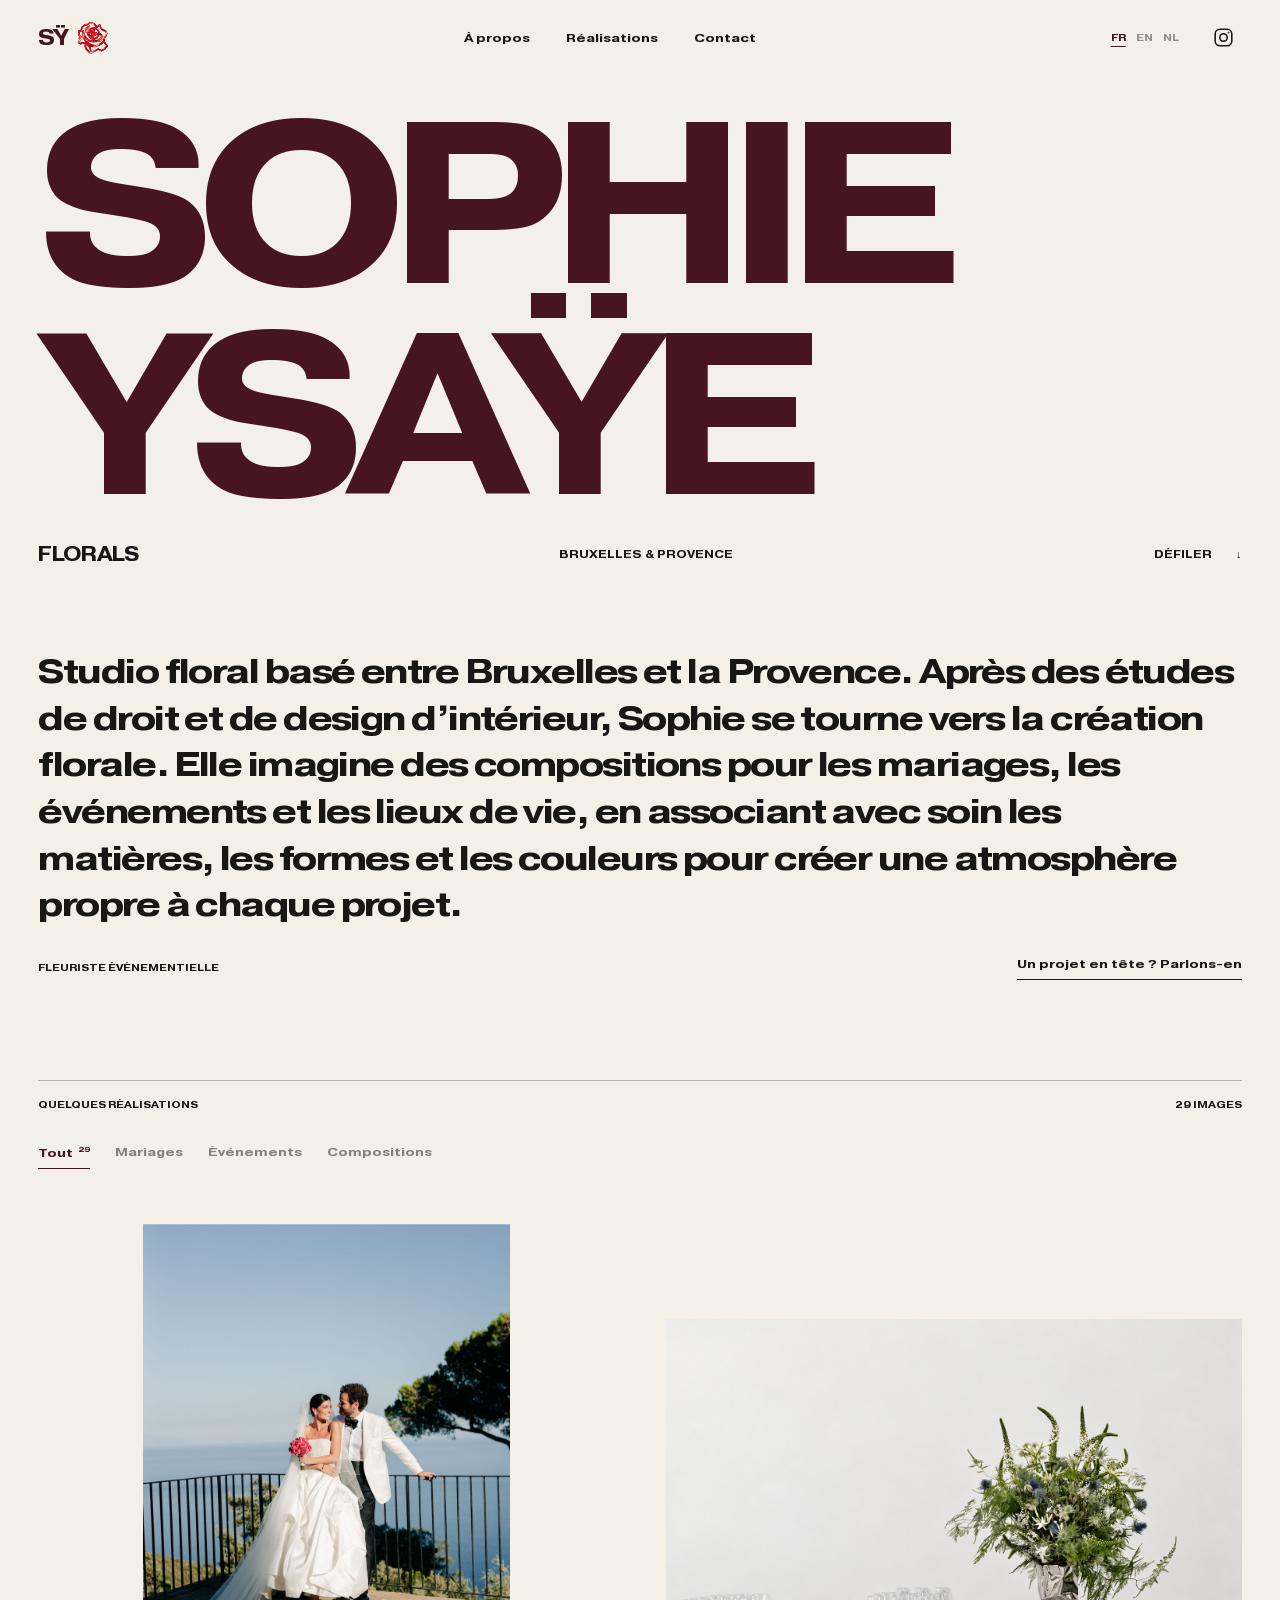
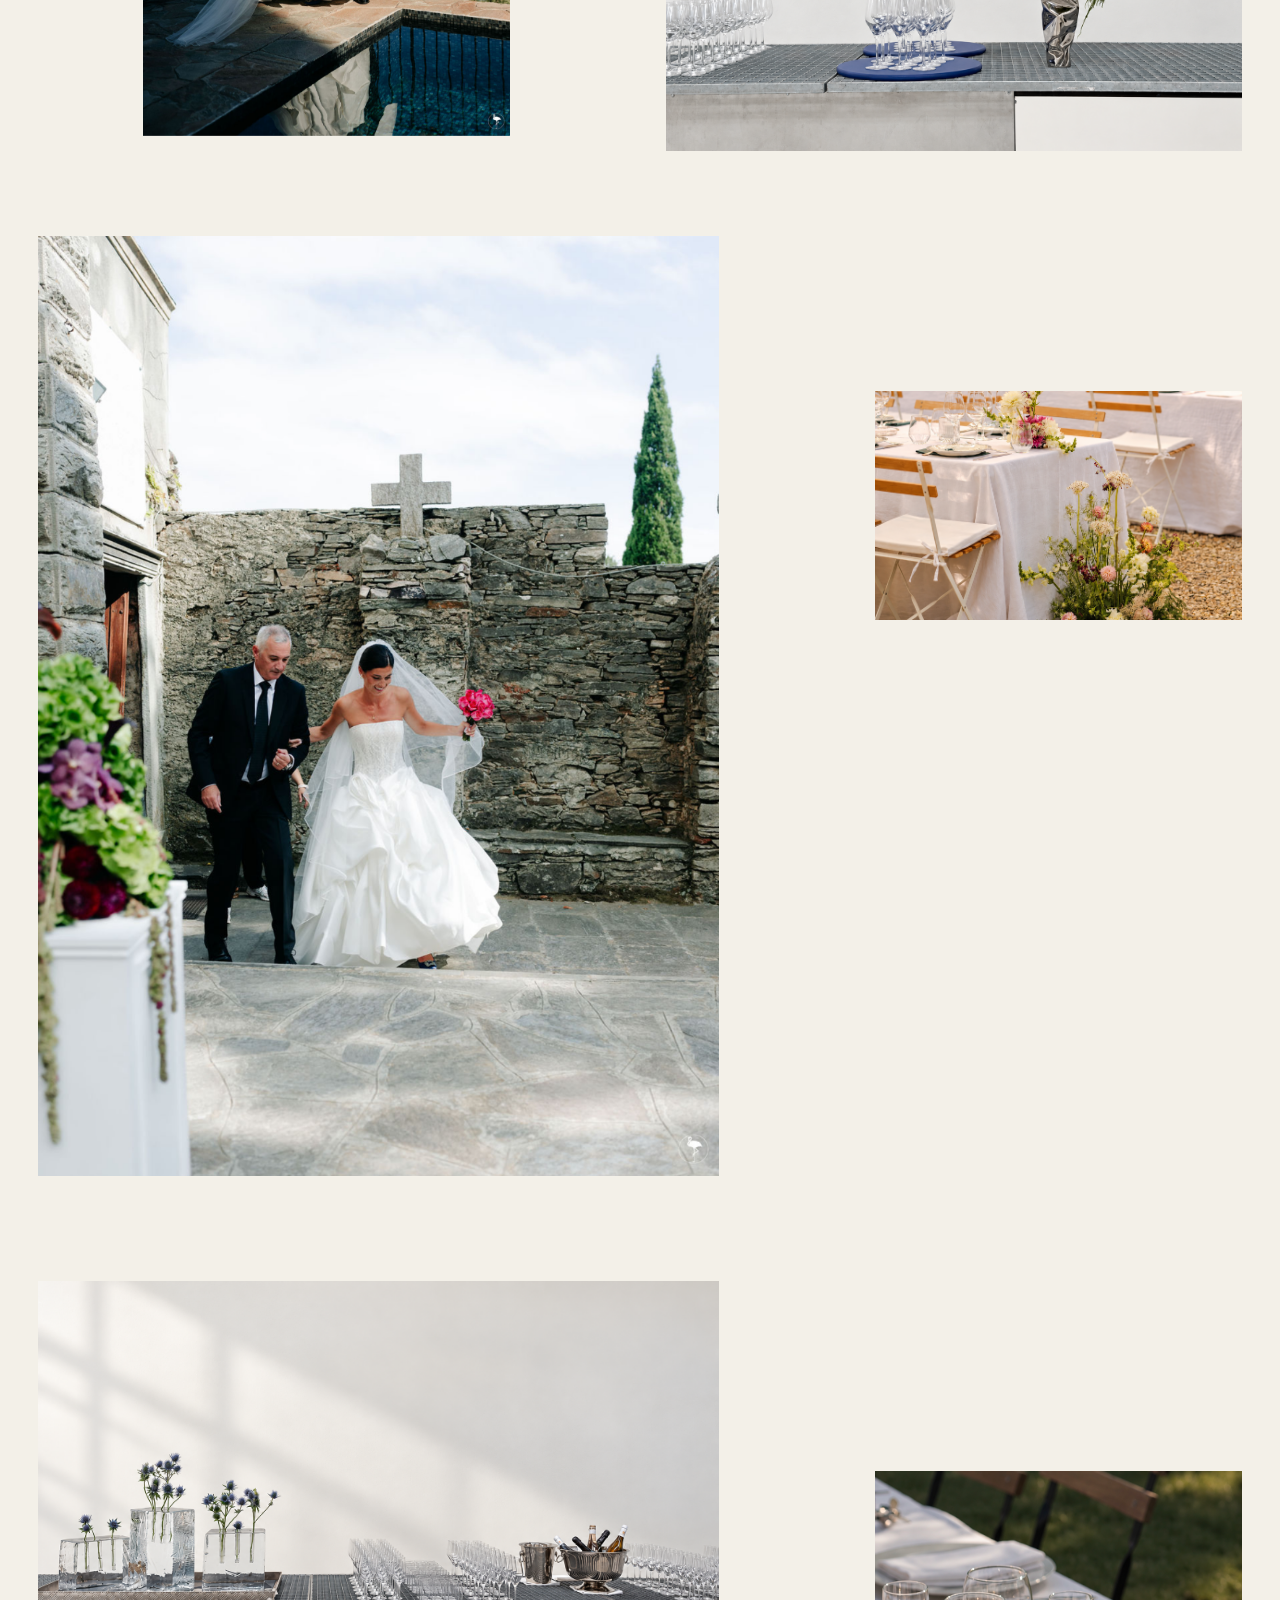
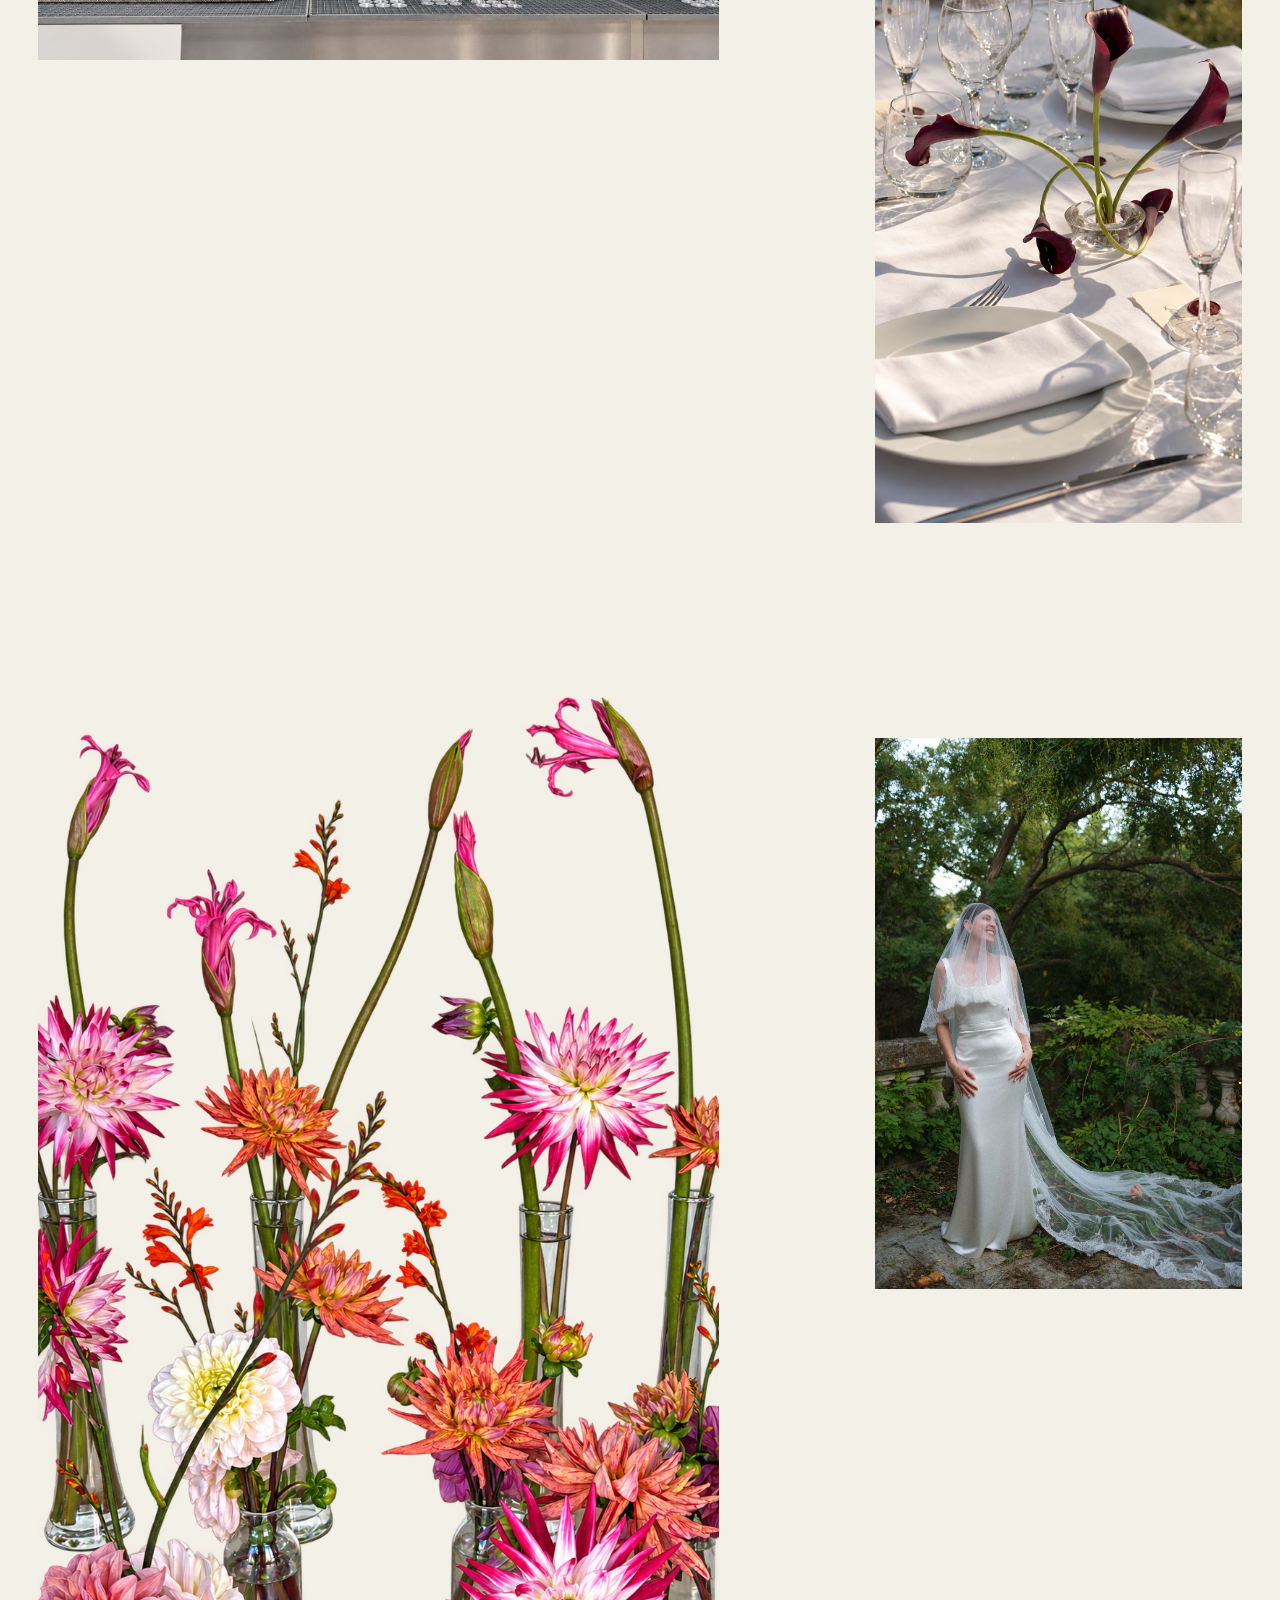
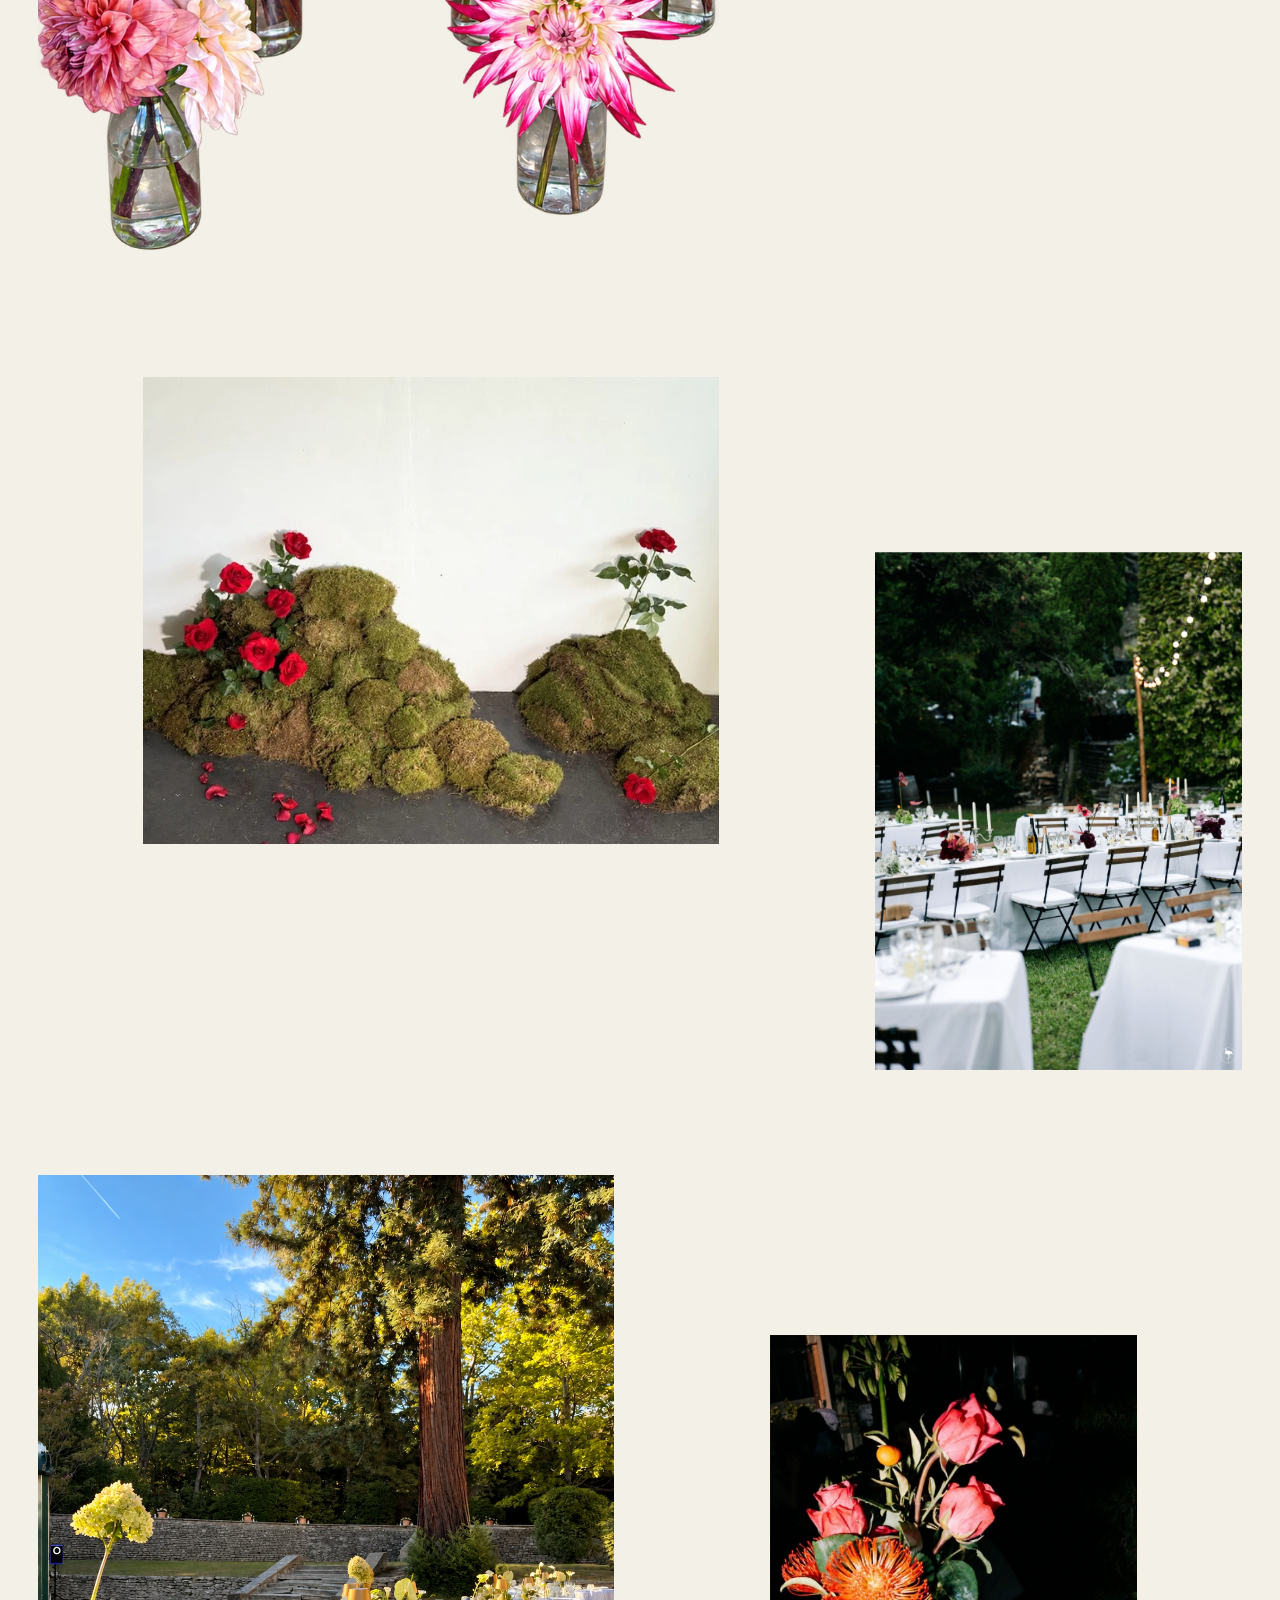
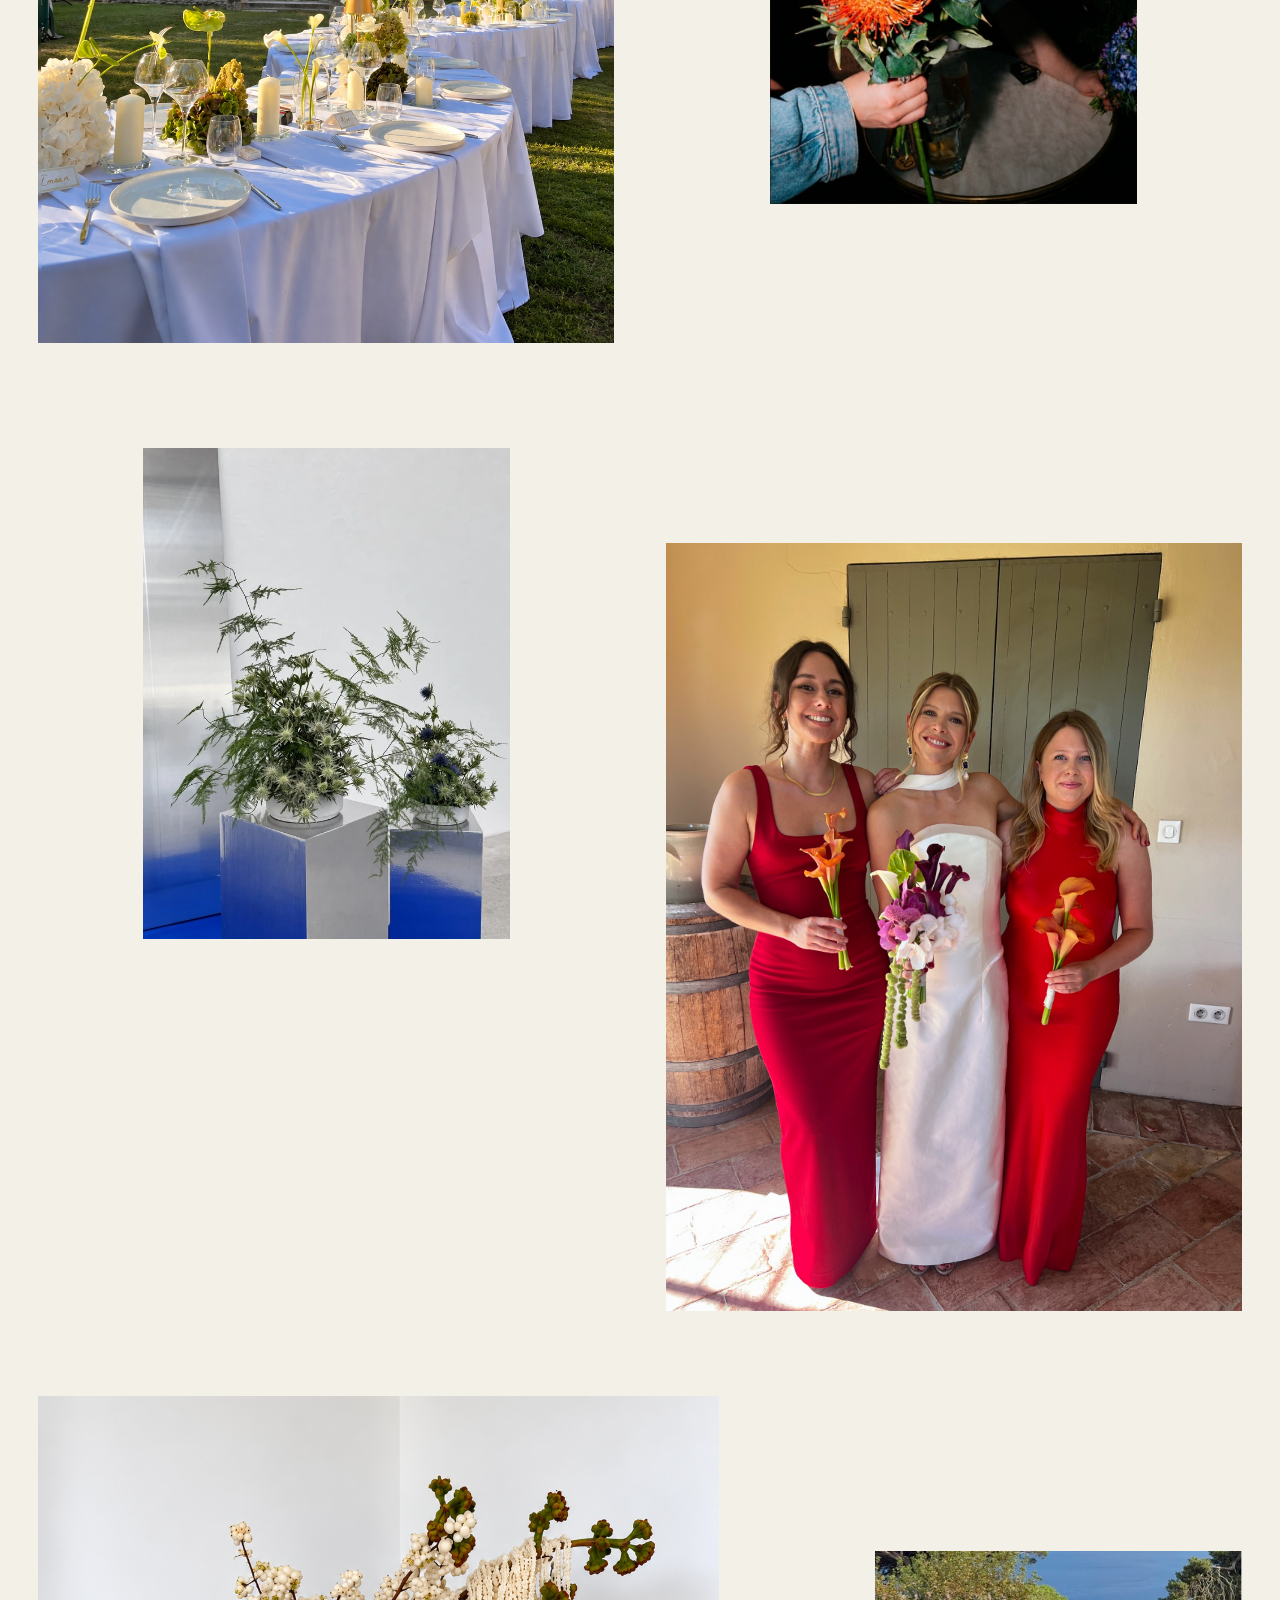
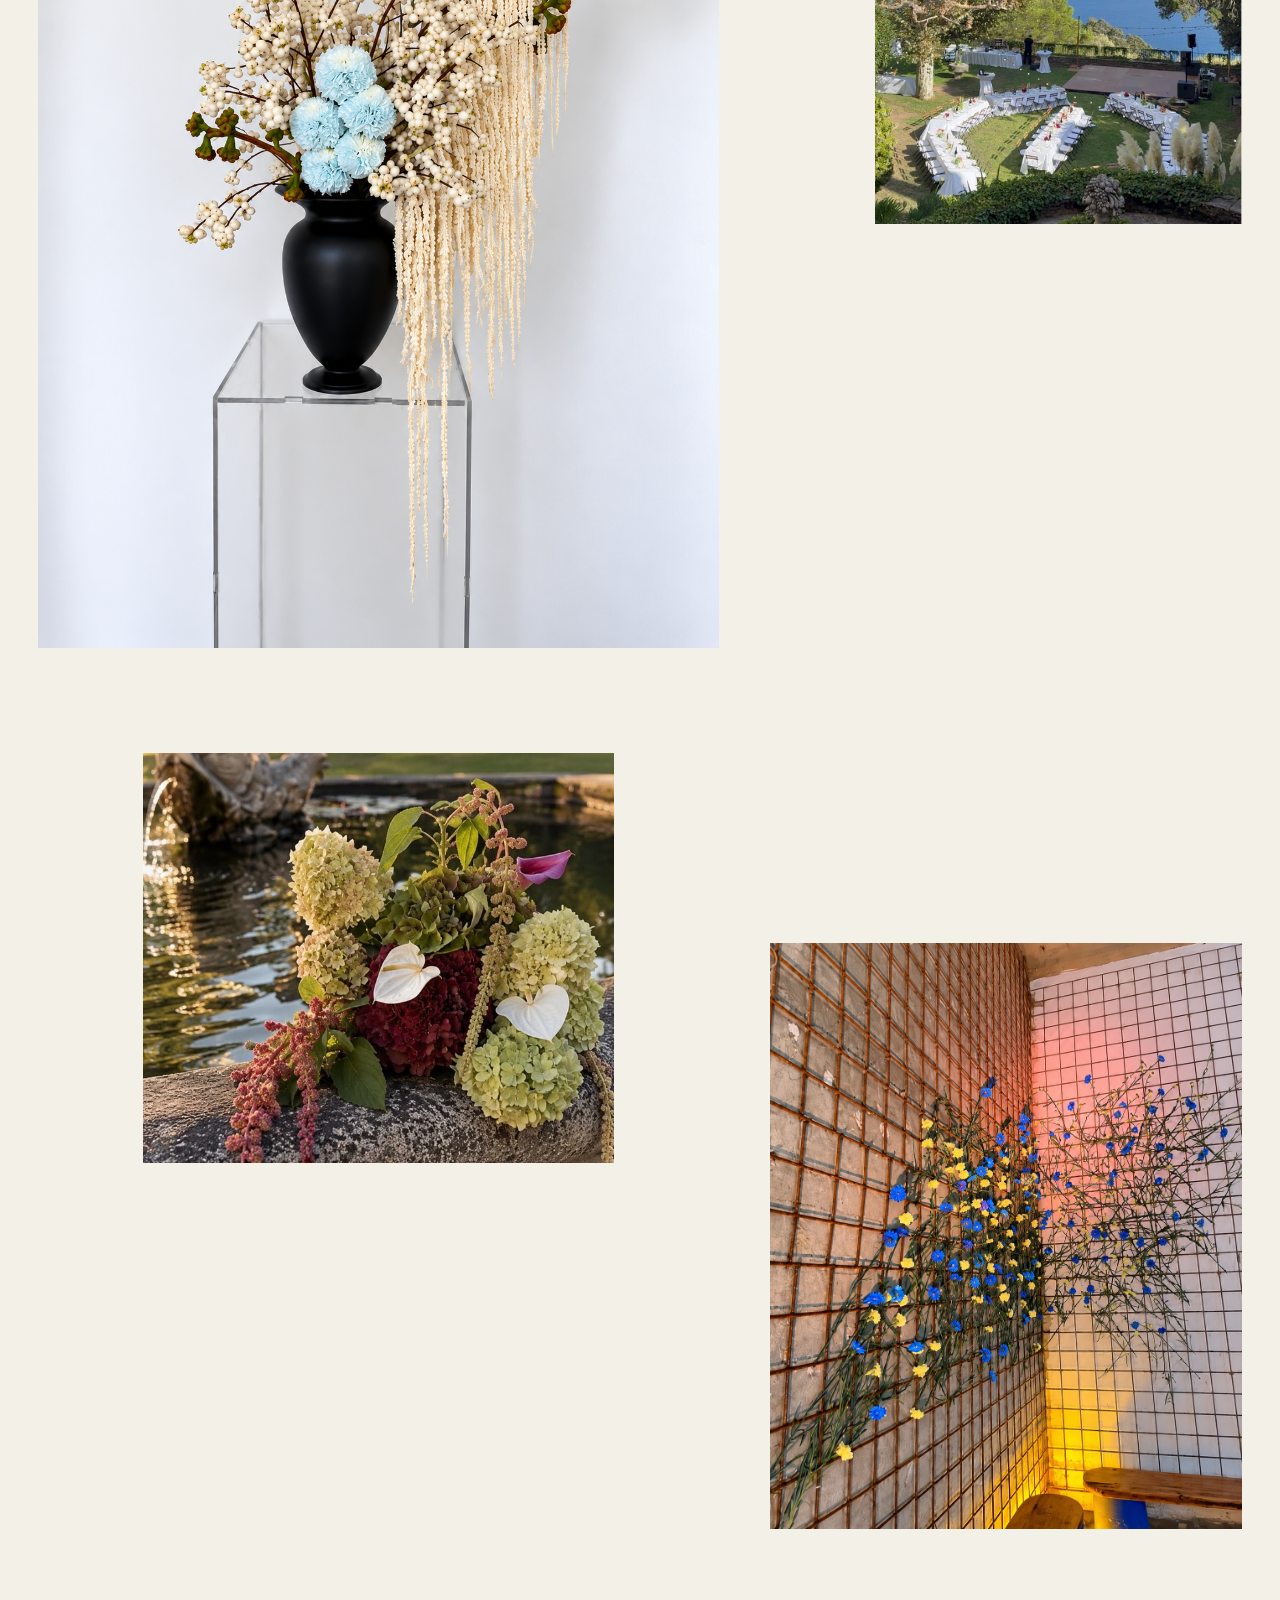
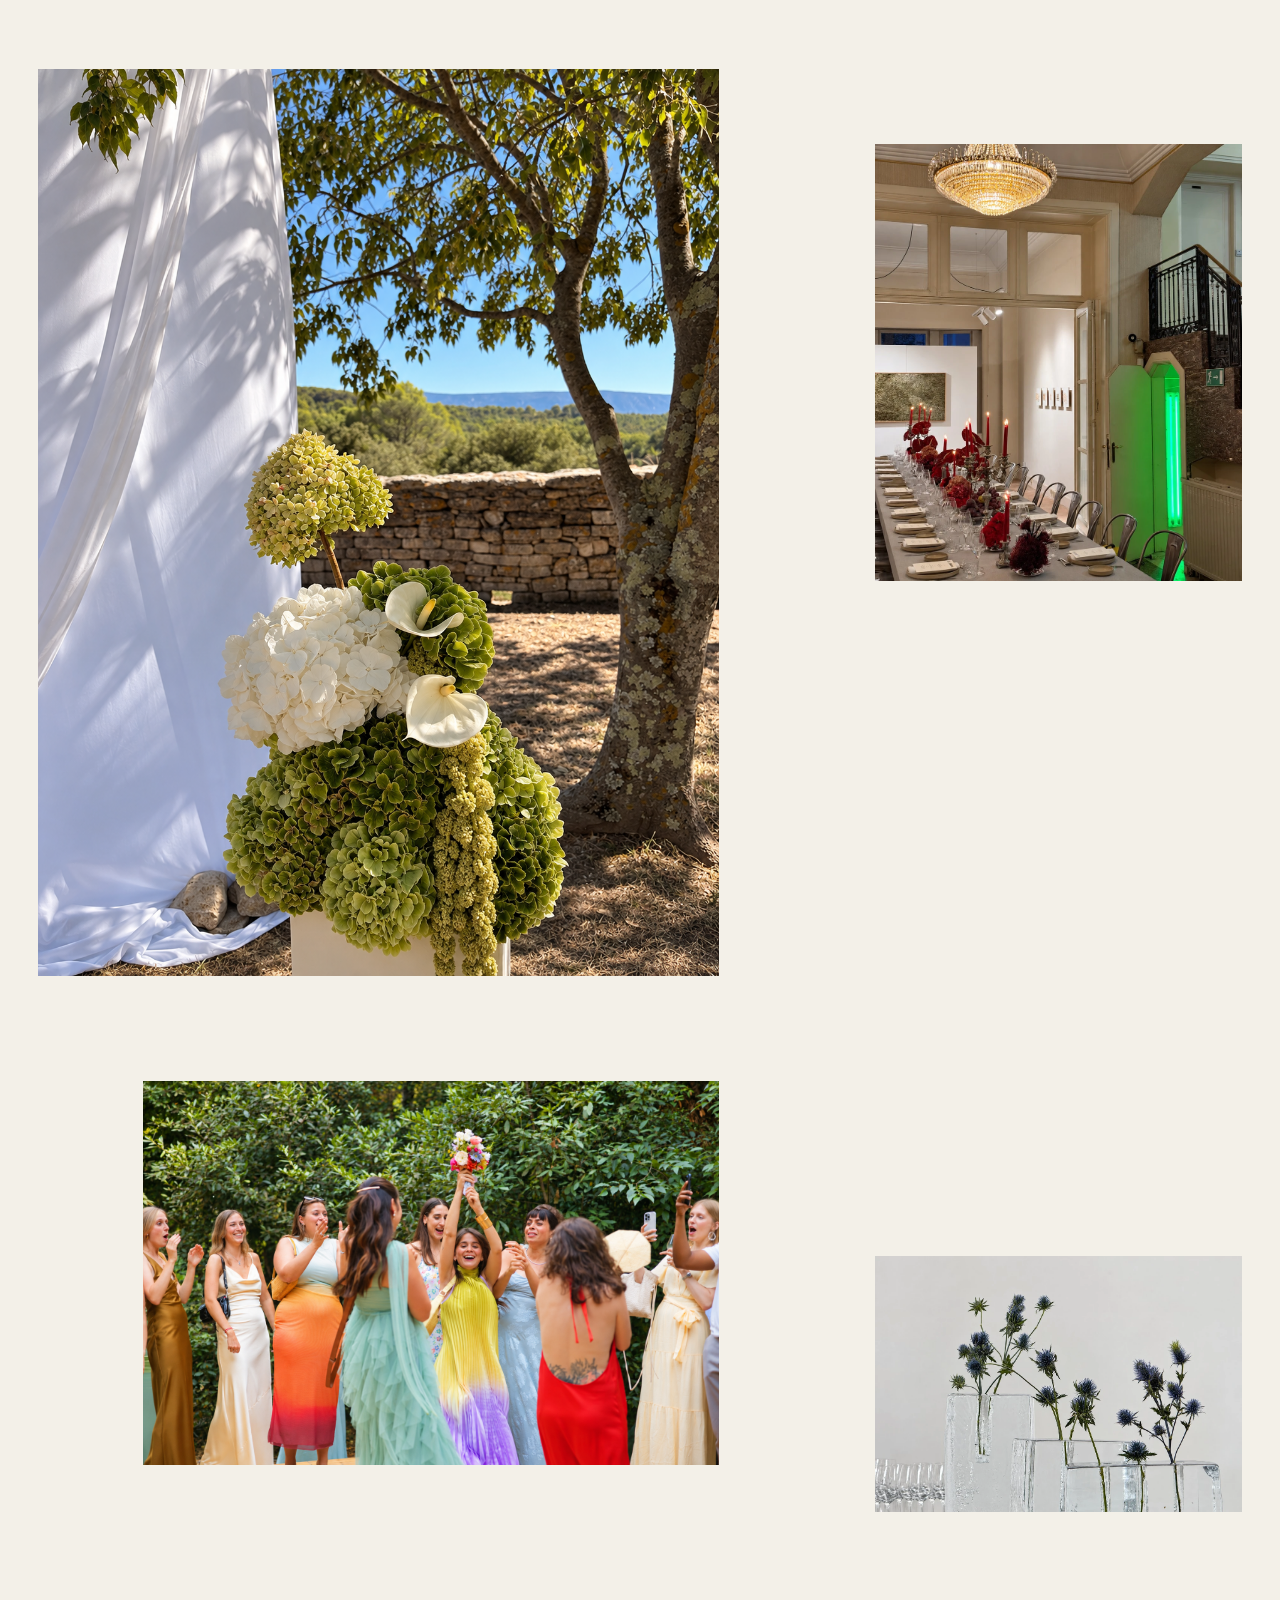
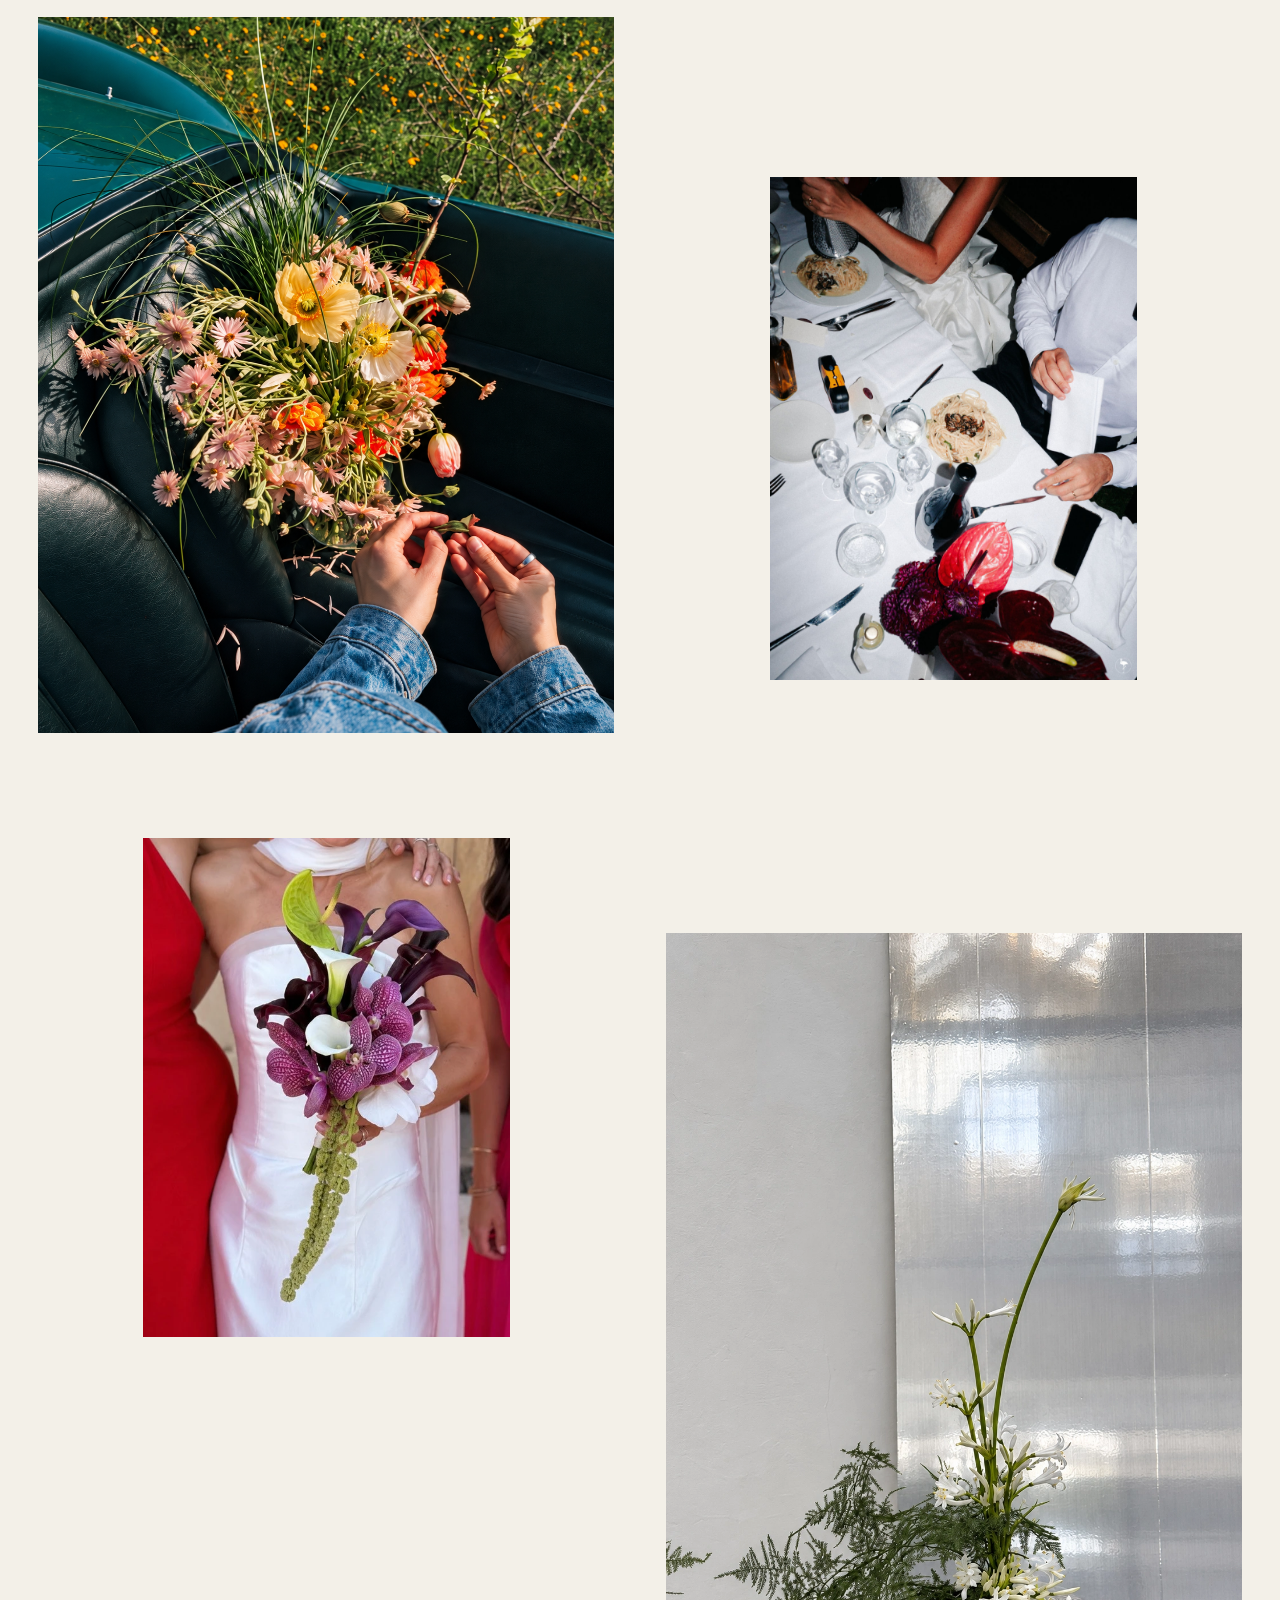
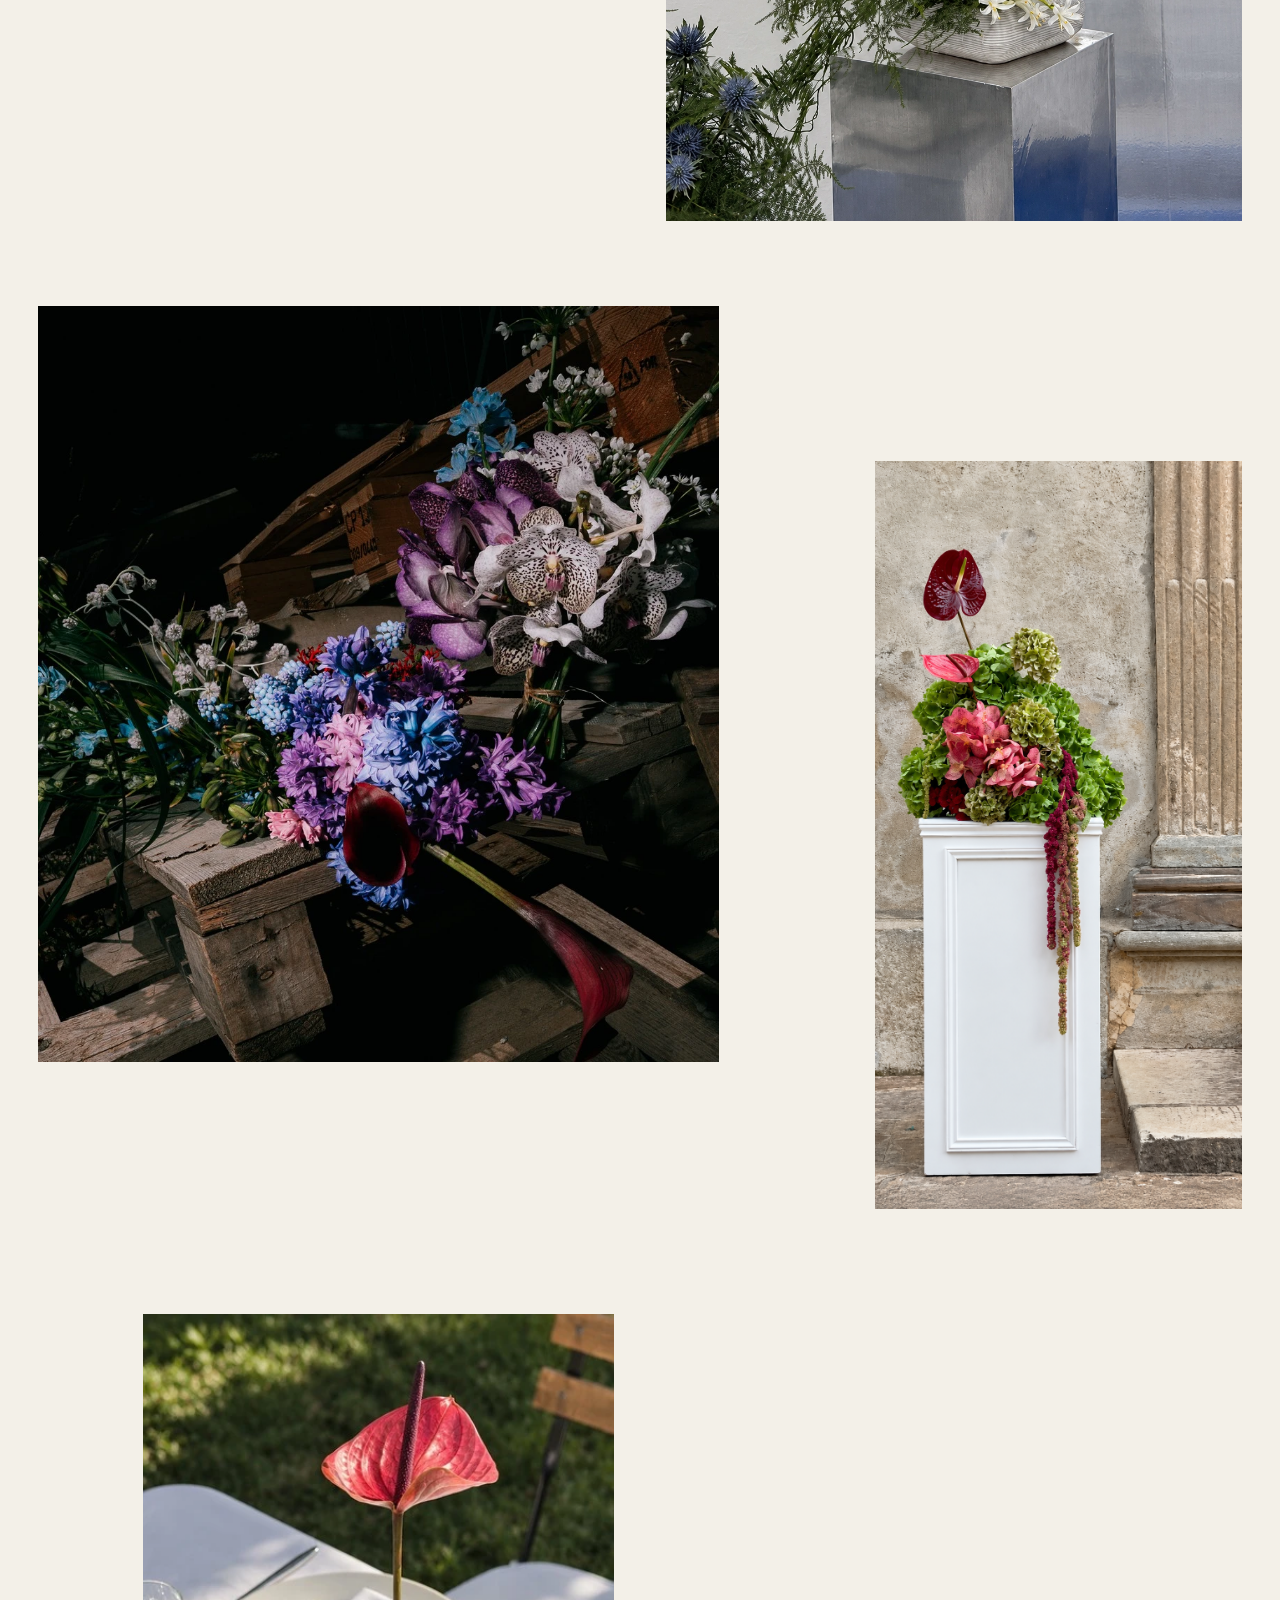
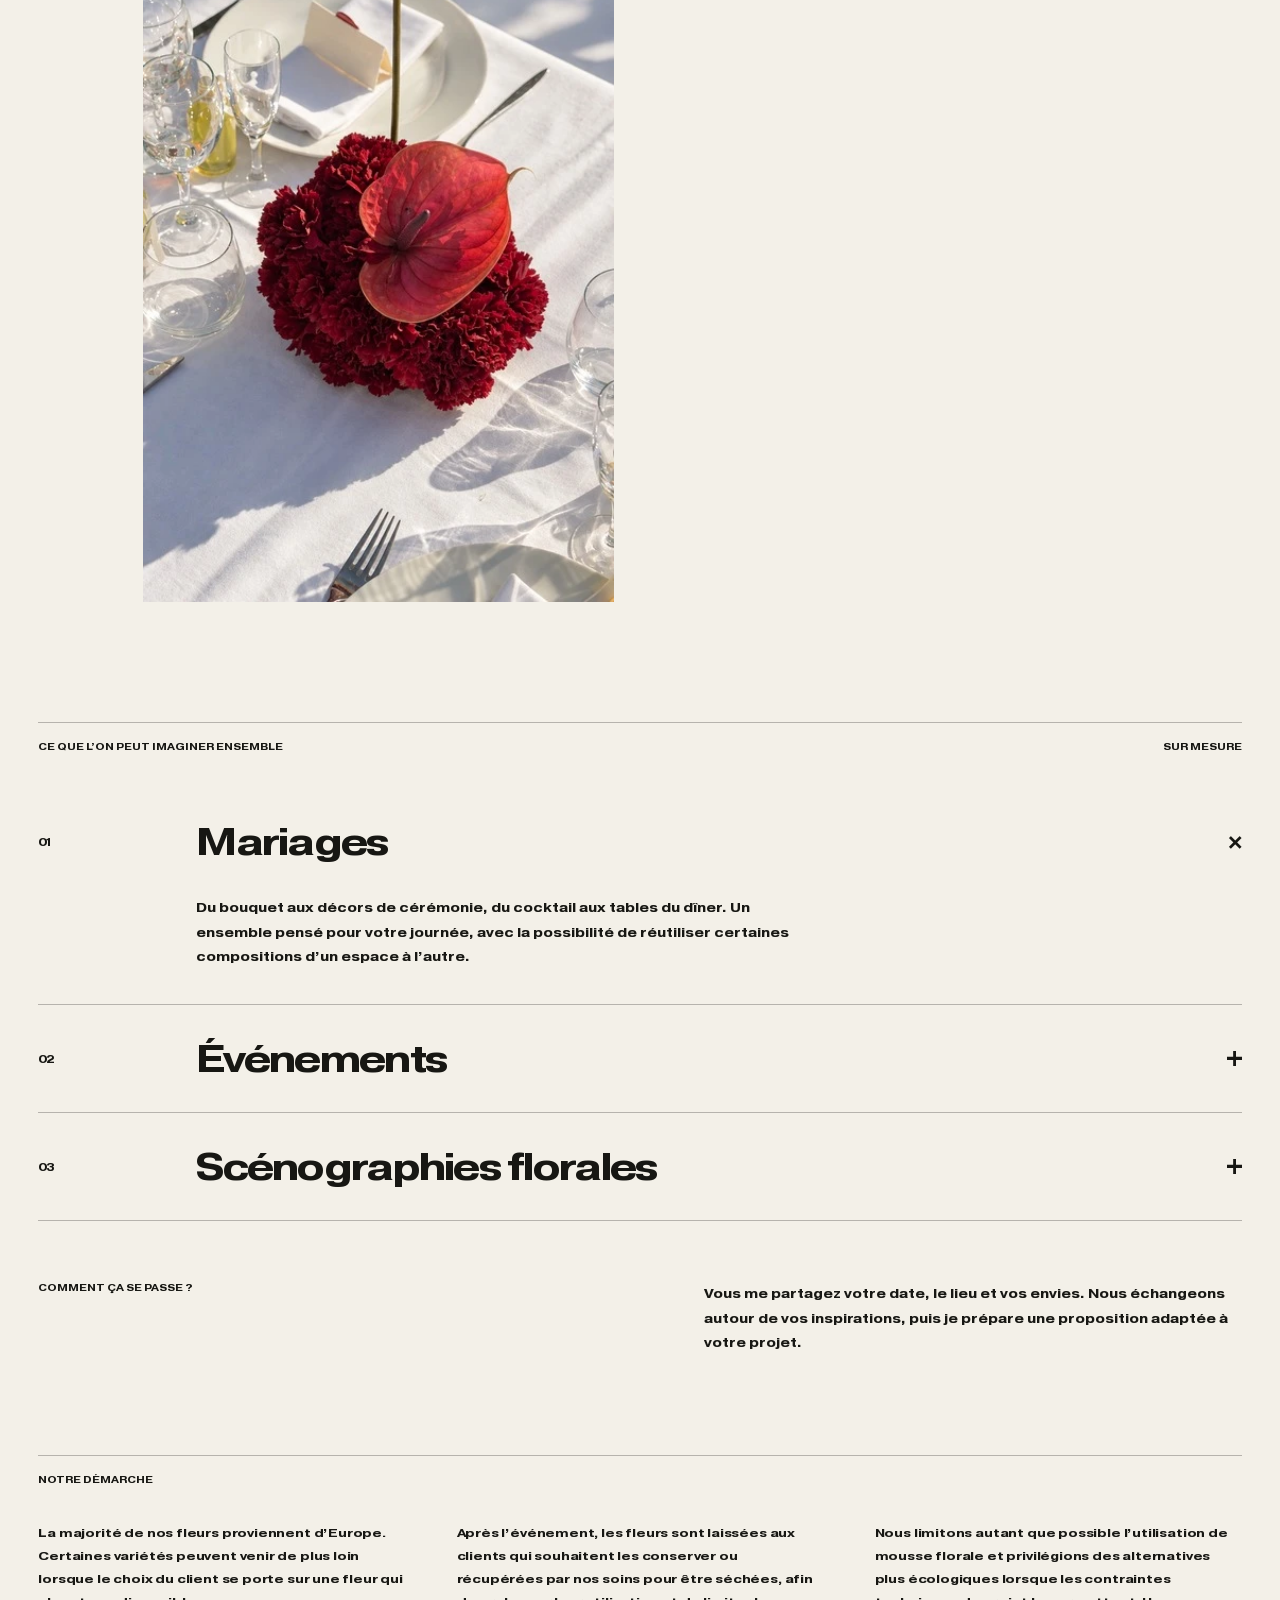
<file: index.html>
<!doctype html>
<html lang="fr" translate="no" class="notranslate">
<head>
<script src="js/languages.js"></script>
<meta charset="UTF-8"><meta name="google" content="notranslate"><meta http-equiv="Content-Language" content="fr"><meta name="site-version" content="20261025-static-languages-3"><meta name="viewport" content="width=device-width,initial-scale=1">
<title>Sophie Ysaÿe — Florals · Bruxelles & Provence</title>
<meta name="description" content="Sophie Ysaÿe, fleuriste événementielle. Compositions et scénographies florales pour les mariages et événements, entre Bruxelles et la Provence.">
<meta name="theme-color" content="#F3F0E8"><meta name="robots" content="noindex,nofollow">
<meta property="og:title" content="Sophie Ysaÿe — Florals"><meta property="og:description" content="Mariages, événements et compositions florales. Bruxelles & Provence.">
<link rel="icon" href="favicon.svg" type="image/svg+xml">
<link rel="preload" href="assets/pragmatica-extended-bold.woff2?v=20261028-fontfix2" as="font" type="font/woff2">
<link rel="stylesheet" href="css/style.css?v=20261028-mobile-photo-strip"><script src="js/app.js?v=20261028-lang-top" defer></script>
<link rel="alternate" hreflang="fr" href="francais.html"><link rel="alternate" hreflang="en" href="english.html"><link rel="alternate" hreflang="nl-BE" href="nederlands-belgie.html"><link rel="alternate" hreflang="x-default" href="index.html">
</head>
<body translate="no">
<a class="skip-link" href="#main">Aller au contenu</a>
<header class="header">
<a href="#top" class="mini-logo" aria-label="Sophie Ysaÿe, accueil">SŸ<svg class="rose-mark rose-glitter" viewBox="15 5 520 535" fill="none" stroke-linecap="round" stroke-linejoin="round" aria-hidden="true" focusable="false"><defs><path id="signature-rose-path" d="M 238,524 C 215,518 199,487 178,474 C 154,452 143,409 148,380 C 155,359 171,344 190,339 C 159,361 121,365 95,351 L 73,369 L 31,350 C 45,325 53,307 69,294 L 46,277 L 76,255 L 45,233 L 39,156 C 54,147 66,157 82,155 C 78,130 82,110 96,91 C 114,75 130,57 153,48 L 185,49 C 203,35 214,18 233,20 L 254,29 L 274,20 C 298,23 310,53 328,76 L 339,91 L 387,54 C 392,94 410,111 429,134 C 456,140 476,149 495,166 L 506,192 C 501,221 490,251 467,265 L 444,277 L 466,310 L 459,333 C 476,359 492,382 516,406 L 484,435 L 467,458 L 415,485 L 363,457 C 336,474 307,488 279,500 C 264,508 255,521 238,524 C 239,486 233,454 223,425 C 210,406 183,399 166,379 C 207,399 250,413 291,414 C 348,407 408,366 452,328 C 436,360 398,384 363,397 C 318,410 270,396 223,375 C 170,349 124,297 109,246 C 99,214 102,179 114,151 C 112,198 129,242 162,277 C 192,311 245,333 288,332 C 337,330 382,308 410,273 C 421,255 424,237 415,219 C 435,242 444,264 434,290 C 424,311 397,324 373,327 C 338,333 311,320 283,302 C 242,281 211,252 195,221 C 178,191 177,158 188,130 C 174,139 164,153 159,170 C 147,144 151,122 173,105 C 187,94 202,84 216,74 C 208,98 213,121 226,138 C 238,117 253,107 275,109 C 295,99 312,107 327,119 C 349,125 365,149 371,170 C 377,188 387,202 402,212 C 386,215 368,211 350,208 C 362,229 359,250 344,265 C 324,280 308,285 287,279 C 271,272 265,253 265,238 C 248,246 230,244 216,232 C 201,215 201,194 212,175 C 220,158 239,150 258,149 C 275,145 290,138 294,126 C 305,141 294,157 280,165 C 262,175 242,178 222,176 C 241,187 263,184 281,176 C 290,193 312,192 329,187 C 328,207 314,225 294,232 C 277,240 259,232 254,218 C 249,205 259,194 273,195 C 285,196 289,207 282,215"/><linearGradient id="rose-metallic" x1="0" y1="0" x2="1" y2=".8"><stop offset="0" stop-color="#760008"/><stop offset=".15" stop-color="#d70016"/><stop offset=".27" stop-color="#ff342b"/><stop offset=".31" stop-color="#ffb2a0"/><stop offset=".36" stop-color="#bd0012"/><stop offset=".54" stop-color="#f20a20"/><stop offset=".66" stop-color="#8e000e"/><stop offset=".73" stop-color="#ff5545"/><stop offset=".76" stop-color="#ffd0b8"/><stop offset=".80" stop-color="#e00019"/><stop offset="1" stop-color="#89000d"/></linearGradient><mask id="rose-glitter-mask"><use href="#signature-rose-path" stroke="white" stroke-width="23"/></mask></defs><use href="#signature-rose-path" stroke="#80000b" stroke-width="25"/><use href="#signature-rose-path" stroke="url(#rose-metallic)" stroke-width="20"/><g class="rose-flecks" mask="url(#rose-glitter-mask)" stroke="none"><circle cx="346.0" cy="372.7" r="5.7" fill="#ff6458"/><circle cx="61.6" cy="144.7" r="4.2" fill="#ef1830"/><circle cx="209.3" cy="430.6" r="3.0" fill="#ff6458"/><circle cx="268.1" cy="51.4" r="5.5" fill="#ffb6a5"/><circle cx="327.3" cy="231.9" r="3.8" fill="#ffb6a5"/><circle cx="350.5" cy="521.3" r="2.4" fill="#ffb6a5"/><circle cx="150.2" cy="327.3" r="3.5" fill="#ff6458"/><circle cx="373.6" cy="282.4" r="2.7" fill="#ffb6a5"/><circle cx="397.2" cy="479.8" r="5.1" fill="#ffb6a5"/><circle cx="408.9" cy="285.5" r="3.0" fill="#ff6458"/><circle cx="156.2" cy="523.6" r="3.0" fill="#ffb6a5"/><circle cx="248.8" cy="92.1" r="5.4" fill="#ffb6a5"/><circle cx="57.2" cy="523.3" r="5.4" fill="#ffb6a5"/><circle cx="199.6" cy="199.1" r="5.1" fill="#ff6458"/><circle cx="264.1" cy="463.2" r="2.6" fill="#ff6458"/><circle cx="109.1" cy="404.9" r="4.1" fill="#ffb6a5"/><circle cx="190.6" cy="404.5" r="3.7" fill="#ffb6a5"/><circle cx="174.5" cy="421.1" r="4.8" fill="#ffb6a5"/><circle cx="173.4" cy="251.4" r="4.1" fill="#ffb6a5"/><circle cx="473.9" cy="125.5" r="5.0" fill="#ffb6a5"/><circle cx="26.9" cy="44.3" r="5.1" fill="#ef1830"/><circle cx="371.3" cy="451.1" r="2.5" fill="#ffb6a5"/><circle cx="228.3" cy="249.9" r="2.4" fill="#ef1830"/><circle cx="392.4" cy="331.7" r="3.2" fill="#ff6458"/><circle cx="515.1" cy="395.7" r="5.2" fill="#ffb6a5"/><circle cx="195.7" cy="521.5" r="3.0" fill="#ffb6a5"/><circle cx="170.8" cy="85.0" r="4.0" fill="#ffb6a5"/><circle cx="75.7" cy="318.4" r="5.3" fill="#ffb6a5"/><circle cx="351.2" cy="97.3" r="4.2" fill="#ff6458"/><circle cx="436.4" cy="238.0" r="3.4" fill="#ff6458"/><circle cx="277.1" cy="428.3" r="4.8" fill="#ef1830"/><circle cx="517.8" cy="367.8" r="5.5" fill="#ffb6a5"/><circle cx="257.3" cy="328.9" r="4.8" fill="#ff6458"/><circle cx="239.7" cy="171.1" r="2.8" fill="#ffb6a5"/><circle cx="465.2" cy="205.9" r="3.1" fill="#ffb6a5"/><circle cx="117.8" cy="241.5" r="2.6" fill="#ffb6a5"/><circle cx="322.9" cy="128.2" r="5.6" fill="#ff6458"/><circle cx="71.7" cy="320.2" r="5.7" fill="#ffb6a5"/><circle cx="206.0" cy="338.8" r="3.1" fill="#ff6458"/><circle cx="105.1" cy="193.3" r="4.2" fill="#ef1830"/><circle cx="474.7" cy="506.1" r="4.0" fill="#ffb6a5"/><circle cx="146.2" cy="52.5" r="5.0" fill="#ffb6a5"/><circle cx="370.0" cy="337.3" r="2.6" fill="#ffb6a5"/><circle cx="294.5" cy="243.4" r="4.6" fill="#ff6458"/><circle cx="177.0" cy="307.5" r="4.1" fill="#ef1830"/><circle cx="380.5" cy="506.6" r="3.7" fill="#ef1830"/><circle cx="333.1" cy="483.0" r="4.1" fill="#ef1830"/><circle cx="393.0" cy="495.6" r="5.1" fill="#ff6458"/><circle cx="329.4" cy="348.5" r="5.7" fill="#ff6458"/><circle cx="135.3" cy="193.1" r="3.4" fill="#ef1830"/><circle cx="343.1" cy="404.8" r="4.1" fill="#ffb6a5"/><circle cx="154.6" cy="439.8" r="2.8" fill="#ffb6a5"/><circle cx="289.3" cy="404.1" r="3.9" fill="#ff6458"/><circle cx="413.2" cy="489.1" r="2.8" fill="#ff6458"/><circle cx="172.4" cy="417.6" r="4.3" fill="#ffb6a5"/><circle cx="517.7" cy="489.5" r="3.3" fill="#ffb6a5"/><circle cx="441.7" cy="343.8" r="5.0" fill="#ffb6a5"/><circle cx="67.2" cy="139.6" r="5.1" fill="#ef1830"/><circle cx="364.2" cy="91.6" r="4.9" fill="#ffb6a5"/><circle cx="392.4" cy="27.5" r="4.2" fill="#ffb6a5"/><circle cx="193.0" cy="16.5" r="4.5" fill="#ffb6a5"/><circle cx="209.9" cy="357.8" r="2.8" fill="#ff6458"/><circle cx="112.3" cy="300.7" r="4.1" fill="#ffb6a5"/><circle cx="209.3" cy="314.1" r="4.1" fill="#ff6458"/><circle cx="187.6" cy="187.2" r="3.4" fill="#ff6458"/><circle cx="317.6" cy="147.0" r="5.0" fill="#ffb6a5"/><circle cx="290.0" cy="48.2" r="4.6" fill="#ffb6a5"/><circle cx="219.2" cy="340.9" r="5.7" fill="#ffb6a5"/><circle cx="512.3" cy="236.8" r="5.3" fill="#ffb6a5"/><circle cx="86.0" cy="480.8" r="3.9" fill="#ff6458"/><circle cx="407.3" cy="87.5" r="3.4" fill="#ffb6a5"/><circle cx="189.3" cy="106.4" r="3.5" fill="#ffb6a5"/><circle cx="474.1" cy="454.9" r="4.1" fill="#ffb6a5"/><circle cx="39.0" cy="280.2" r="2.5" fill="#ffb6a5"/><circle cx="344.1" cy="108.8" r="4.1" fill="#ffb6a5"/><circle cx="480.5" cy="25.9" r="4.7" fill="#ffb6a5"/><circle cx="462.2" cy="453.9" r="4.3" fill="#ffb6a5"/><circle cx="291.3" cy="302.6" r="3.5" fill="#ef1830"/><circle cx="299.7" cy="15.8" r="3.3" fill="#ffb6a5"/><circle cx="35.6" cy="99.1" r="4.7" fill="#ffb6a5"/><circle cx="53.4" cy="383.0" r="5.7" fill="#ffb6a5"/><circle cx="451.2" cy="37.1" r="4.3" fill="#ff6458"/><circle cx="332.7" cy="460.0" r="2.8" fill="#ffb6a5"/><circle cx="120.6" cy="401.0" r="5.7" fill="#ffb6a5"/><circle cx="488.1" cy="113.1" r="4.5" fill="#ffb6a5"/><circle cx="104.0" cy="396.9" r="4.8" fill="#ef1830"/><circle cx="141.1" cy="171.2" r="4.0" fill="#ffb6a5"/><circle cx="49.5" cy="208.8" r="4.4" fill="#ff6458"/><circle cx="72.3" cy="158.2" r="4.2" fill="#ff6458"/><circle cx="368.9" cy="483.7" r="5.2" fill="#ef1830"/><circle cx="252.0" cy="301.7" r="4.0" fill="#ffb6a5"/><circle cx="134.0" cy="89.1" r="3.4" fill="#ffb6a5"/><circle cx="339.6" cy="237.8" r="4.1" fill="#ffb6a5"/><circle cx="448.3" cy="520.4" r="4.3" fill="#ffb6a5"/><circle cx="493.6" cy="390.2" r="5.1" fill="#ffb6a5"/><circle cx="266.0" cy="408.3" r="3.3" fill="#ff6458"/><circle cx="163.8" cy="385.0" r="5.7" fill="#ffb6a5"/><circle cx="359.2" cy="363.6" r="3.8" fill="#ffb6a5"/><circle cx="251.0" cy="141.9" r="5.3" fill="#ffb6a5"/><circle cx="132.0" cy="37.9" r="5.2" fill="#ffb6a5"/><circle cx="289.3" cy="373.2" r="5.1" fill="#ef1830"/><circle cx="304.7" cy="335.5" r="3.4" fill="#ffb6a5"/><circle cx="491.0" cy="484.6" r="3.2" fill="#ffb6a5"/><circle cx="392.8" cy="65.1" r="3.6" fill="#ff6458"/><circle cx="212.2" cy="48.2" r="4.0" fill="#ff6458"/><circle cx="426.1" cy="396.1" r="4.1" fill="#ffb6a5"/><circle cx="52.9" cy="484.0" r="2.9" fill="#ffb6a5"/><circle cx="234.0" cy="405.9" r="3.2" fill="#ef1830"/><circle cx="214.7" cy="256.7" r="4.7" fill="#ffb6a5"/><circle cx="407.2" cy="278.5" r="5.2" fill="#ef1830"/><circle cx="361.4" cy="381.3" r="5.0" fill="#ffb6a5"/><circle cx="32.7" cy="161.5" r="5.0" fill="#ff6458"/><circle cx="425.8" cy="133.1" r="2.8" fill="#ffb6a5"/><circle cx="388.0" cy="185.0" r="2.8" fill="#ffb6a5"/><circle cx="249.7" cy="424.8" r="2.9" fill="#ff6458"/><circle cx="26.8" cy="321.0" r="5.0" fill="#ff6458"/><circle cx="120.6" cy="57.2" r="2.6" fill="#ff6458"/><circle cx="62.7" cy="110.3" r="4.7" fill="#ff6458"/><circle cx="272.6" cy="166.8" r="2.6" fill="#ffb6a5"/><circle cx="105.0" cy="68.3" r="5.4" fill="#ff6458"/><circle cx="509.8" cy="34.1" r="2.5" fill="#ffb6a5"/><circle cx="408.9" cy="179.2" r="3.4" fill="#ffb6a5"/><circle cx="214.6" cy="258.7" r="3.6" fill="#ffb6a5"/><circle cx="157.6" cy="221.2" r="3.7" fill="#ff6458"/><circle cx="226.1" cy="520.2" r="4.8" fill="#ffb6a5"/><circle cx="243.3" cy="137.5" r="5.3" fill="#ff6458"/><circle cx="116.1" cy="73.9" r="4.8" fill="#ff6458"/><circle cx="394.7" cy="48.7" r="3.6" fill="#ef1830"/><circle cx="478.2" cy="413.8" r="5.7" fill="#ffb6a5"/><circle cx="286.9" cy="510.7" r="3.1" fill="#ffb6a5"/><circle cx="143.8" cy="468.4" r="4.2" fill="#ef1830"/><circle cx="144.9" cy="242.3" r="5.3" fill="#ff6458"/><circle cx="497.7" cy="271.4" r="2.9" fill="#ff6458"/><circle cx="427.4" cy="97.7" r="2.8" fill="#ffb6a5"/><circle cx="470.9" cy="326.2" r="3.2" fill="#ffb6a5"/><circle cx="103.6" cy="264.6" r="4.2" fill="#ff6458"/><circle cx="30.6" cy="29.7" r="3.4" fill="#ff6458"/><circle cx="265.9" cy="382.7" r="3.4" fill="#ff6458"/><circle cx="175.9" cy="408.2" r="3.3" fill="#ffb6a5"/><circle cx="181.6" cy="470.3" r="5.7" fill="#ff6458"/><circle cx="332.4" cy="360.9" r="5.5" fill="#ff6458"/><circle cx="212.9" cy="337.8" r="4.0" fill="#ffb6a5"/><circle cx="106.2" cy="419.8" r="4.3" fill="#ffb6a5"/><circle cx="515.7" cy="17.7" r="2.5" fill="#ff6458"/><circle cx="240.6" cy="118.8" r="5.3" fill="#ff6458"/><circle cx="128.1" cy="98.9" r="2.7" fill="#ff6458"/><circle cx="317.9" cy="493.6" r="4.8" fill="#ef1830"/><circle cx="263.3" cy="76.7" r="4.0" fill="#ef1830"/><circle cx="448.8" cy="322.6" r="3.2" fill="#ff6458"/><circle cx="386.3" cy="450.2" r="4.9" fill="#ffb6a5"/><circle cx="226.9" cy="418.9" r="3.8" fill="#ff6458"/><circle cx="315.6" cy="292.7" r="2.8" fill="#ffb6a5"/><circle cx="343.2" cy="350.2" r="4.8" fill="#ff6458"/><circle cx="172.5" cy="446.8" r="4.7" fill="#ff6458"/><circle cx="262.0" cy="495.2" r="2.7" fill="#ffb6a5"/><circle cx="284.5" cy="233.3" r="2.8" fill="#ffb6a5"/><circle cx="307.5" cy="320.8" r="3.9" fill="#ff6458"/><circle cx="328.2" cy="289.7" r="3.7" fill="#ff6458"/><circle cx="131.8" cy="175.2" r="5.2" fill="#ff6458"/><circle cx="199.5" cy="98.3" r="2.6" fill="#ff6458"/><circle cx="471.5" cy="280.7" r="3.5" fill="#ffb6a5"/><circle cx="82.2" cy="466.5" r="4.3" fill="#ff6458"/><circle cx="249.1" cy="172.0" r="4.9" fill="#ffb6a5"/><circle cx="25.4" cy="343.4" r="3.4" fill="#ef1830"/><circle cx="86.5" cy="46.6" r="2.9" fill="#ef1830"/><circle cx="28.8" cy="247.5" r="5.0" fill="#ffb6a5"/><circle cx="58.1" cy="97.2" r="3.8" fill="#ffb6a5"/><circle cx="132.3" cy="49.2" r="3.2" fill="#ffb6a5"/><circle cx="500.4" cy="28.8" r="5.7" fill="#ff6458"/><circle cx="286.4" cy="146.3" r="3.2" fill="#ffb6a5"/><circle cx="234.6" cy="22.2" r="2.8" fill="#ef1830"/><circle cx="139.0" cy="402.5" r="4.1" fill="#ffb6a5"/><circle cx="96.5" cy="98.9" r="5.2" fill="#ef1830"/><circle cx="454.0" cy="268.0" r="4.2" fill="#ffb6a5"/><circle cx="189.9" cy="291.2" r="4.4" fill="#ffb6a5"/><circle cx="399.4" cy="198.5" r="4.9" fill="#ef1830"/><circle cx="505.6" cy="44.3" r="3.0" fill="#ef1830"/><circle cx="87.7" cy="424.1" r="3.4" fill="#ff6458"/><circle cx="357.5" cy="76.2" r="2.6" fill="#ffb6a5"/><circle cx="131.7" cy="85.1" r="2.5" fill="#ff6458"/><circle cx="170.0" cy="266.8" r="4.3" fill="#ff6458"/><circle cx="341.5" cy="406.4" r="5.2" fill="#ffb6a5"/><circle cx="393.6" cy="177.6" r="4.4" fill="#ffb6a5"/><circle cx="301.6" cy="423.4" r="4.7" fill="#ffb6a5"/><circle cx="189.9" cy="198.8" r="4.2" fill="#ff6458"/><circle cx="95.8" cy="367.5" r="5.2" fill="#ffb6a5"/><circle cx="269.4" cy="134.6" r="5.0" fill="#ffb6a5"/><circle cx="291.8" cy="66.3" r="4.7" fill="#ffb6a5"/><circle cx="478.7" cy="321.8" r="2.8" fill="#ef1830"/><circle cx="218.5" cy="378.3" r="3.0" fill="#ff6458"/><circle cx="215.5" cy="456.2" r="4.4" fill="#ef1830"/><circle cx="318.6" cy="303.6" r="2.6" fill="#ffb6a5"/><circle cx="105.9" cy="148.0" r="3.9" fill="#ffb6a5"/><circle cx="275.2" cy="123.4" r="3.9" fill="#ffb6a5"/><circle cx="475.3" cy="226.9" r="4.5" fill="#ef1830"/><circle cx="233.7" cy="153.9" r="3.1" fill="#ef1830"/><circle cx="401.0" cy="269.3" r="4.0" fill="#ffb6a5"/><circle cx="369.4" cy="364.0" r="2.7" fill="#ef1830"/><circle cx="208.7" cy="417.0" r="3.5" fill="#ff6458"/><circle cx="373.2" cy="193.6" r="2.6" fill="#ffb6a5"/><circle cx="46.4" cy="418.0" r="4.6" fill="#ffb6a5"/><circle cx="466.0" cy="20.1" r="5.3" fill="#ff6458"/><circle cx="148.0" cy="333.2" r="4.7" fill="#ffb6a5"/><circle cx="178.3" cy="420.9" r="2.6" fill="#ffb6a5"/><circle cx="92.2" cy="193.3" r="5.3" fill="#ef1830"/><circle cx="232.6" cy="101.7" r="2.6" fill="#ffb6a5"/><circle cx="345.9" cy="230.4" r="3.7" fill="#ffb6a5"/><circle cx="443.6" cy="248.9" r="4.9" fill="#ff6458"/><circle cx="366.2" cy="97.4" r="2.9" fill="#ffb6a5"/><circle cx="136.3" cy="434.1" r="4.1" fill="#ffb6a5"/><circle cx="272.3" cy="84.0" r="4.5" fill="#ffb6a5"/><circle cx="309.3" cy="88.5" r="5.2" fill="#ef1830"/><circle cx="71.5" cy="449.5" r="4.6" fill="#ffb6a5"/><circle cx="434.1" cy="507.4" r="3.0" fill="#ffb6a5"/><circle cx="52.0" cy="483.0" r="5.4" fill="#ffb6a5"/><circle cx="228.4" cy="96.5" r="2.9" fill="#ff6458"/><circle cx="116.3" cy="284.7" r="2.8" fill="#ffb6a5"/><circle cx="253.6" cy="165.1" r="5.7" fill="#ef1830"/><circle cx="511.8" cy="283.1" r="3.1" fill="#ffb6a5"/><circle cx="97.5" cy="289.4" r="5.0" fill="#ffb6a5"/><circle cx="502.5" cy="126.0" r="5.4" fill="#ffb6a5"/><circle cx="106.7" cy="193.0" r="3.6" fill="#ff6458"/><circle cx="218.1" cy="380.6" r="5.3" fill="#ef1830"/><circle cx="245.5" cy="253.1" r="2.6" fill="#ef1830"/><circle cx="498.4" cy="135.6" r="3.7" fill="#ff6458"/><circle cx="150.1" cy="373.5" r="2.7" fill="#ef1830"/><circle cx="230.9" cy="329.1" r="3.9" fill="#ffb6a5"/><circle cx="191.4" cy="181.8" r="3.1" fill="#ef1830"/><circle cx="271.2" cy="232.9" r="4.0" fill="#ef1830"/><circle cx="98.3" cy="488.1" r="4.3" fill="#ff6458"/><circle cx="453.2" cy="215.2" r="5.1" fill="#ffb6a5"/><circle cx="146.2" cy="311.0" r="3.0" fill="#ffb6a5"/><circle cx="130.9" cy="23.9" r="3.9" fill="#ef1830"/><circle cx="135.8" cy="178.4" r="3.5" fill="#ffb6a5"/><circle cx="161.0" cy="46.4" r="4.9" fill="#ffb6a5"/><circle cx="351.9" cy="522.9" r="4.6" fill="#ffb6a5"/><circle cx="389.1" cy="521.8" r="4.4" fill="#ff6458"/><circle cx="504.2" cy="436.5" r="4.4" fill="#ffb6a5"/><circle cx="448.5" cy="154.6" r="5.4" fill="#ef1830"/><circle cx="374.3" cy="243.7" r="3.9" fill="#ffb6a5"/><circle cx="449.7" cy="256.8" r="3.9" fill="#ffb6a5"/><circle cx="147.4" cy="241.8" r="2.7" fill="#ef1830"/><circle cx="508.3" cy="492.6" r="4.2" fill="#ffb6a5"/><circle cx="258.5" cy="267.1" r="4.0" fill="#ffb6a5"/><circle cx="196.0" cy="184.9" r="4.9" fill="#ffb6a5"/><circle cx="218.1" cy="158.1" r="4.8" fill="#ffb6a5"/><circle cx="167.5" cy="228.6" r="4.8" fill="#ffb6a5"/><circle cx="187.3" cy="215.8" r="3.4" fill="#ff6458"/><circle cx="405.4" cy="441.4" r="4.9" fill="#ffb6a5"/><circle cx="150.5" cy="244.5" r="3.0" fill="#ef1830"/><circle cx="216.3" cy="453.1" r="3.2" fill="#ff6458"/><circle cx="309.8" cy="491.9" r="4.2" fill="#ef1830"/><circle cx="437.0" cy="389.6" r="4.0" fill="#ffb6a5"/><circle cx="346.3" cy="343.7" r="3.1" fill="#ef1830"/><circle cx="69.7" cy="90.5" r="5.4" fill="#ffb6a5"/><circle cx="439.9" cy="220.3" r="5.8" fill="#ef1830"/><circle cx="203.6" cy="20.7" r="3.5" fill="#ef1830"/><circle cx="257.6" cy="285.5" r="5.3" fill="#ffb6a5"/><circle cx="444.2" cy="339.5" r="3.7" fill="#ef1830"/><circle cx="433.7" cy="358.3" r="2.7" fill="#ef1830"/><circle cx="36.7" cy="166.3" r="4.4" fill="#ff6458"/><circle cx="325.4" cy="247.2" r="5.6" fill="#ffb6a5"/><circle cx="40.3" cy="139.2" r="2.5" fill="#ffb6a5"/><circle cx="491.1" cy="127.3" r="3.0" fill="#ef1830"/><circle cx="206.0" cy="296.8" r="3.0" fill="#ef1830"/><circle cx="278.0" cy="167.6" r="3.9" fill="#ffb6a5"/><circle cx="256.1" cy="139.5" r="5.2" fill="#ef1830"/><circle cx="267.8" cy="479.0" r="3.6" fill="#ffb6a5"/><circle cx="232.1" cy="218.1" r="2.5" fill="#ff6458"/><circle cx="413.7" cy="426.4" r="4.9" fill="#ef1830"/><circle cx="314.4" cy="340.3" r="4.4" fill="#ffb6a5"/><circle cx="101.1" cy="219.1" r="2.5" fill="#ef1830"/><circle cx="276.6" cy="102.5" r="5.7" fill="#ff6458"/><circle cx="214.7" cy="288.0" r="4.1" fill="#ffb6a5"/><circle cx="338.9" cy="160.4" r="3.3" fill="#ffb6a5"/><circle cx="302.3" cy="249.0" r="3.5" fill="#ffb6a5"/><circle cx="119.9" cy="181.1" r="3.9" fill="#ef1830"/><circle cx="116.8" cy="497.2" r="5.6" fill="#ffb6a5"/><circle cx="497.2" cy="65.1" r="3.5" fill="#ffb6a5"/><circle cx="492.0" cy="471.0" r="5.6" fill="#ff6458"/></g><use class="rose-shine" href="#signature-rose-path" stroke="#ffe4cc" stroke-width="4.5" stroke-dasharray="35 520"/><path class="rose-glint glint-0" d="M226 23Q239 22 239 8Q240 23 252 23Q239 24 239 38Q238 23 226 23Z" stroke="none" fill="#ffb6a5"/><path class="rose-glint glint-1" d="M481 167Q494 166 494 152Q495 167 507 167Q494 168 494 182Q493 167 481 167Z" stroke="none" fill="#ffb6a5"/><path class="rose-glint glint-2" d="M96 246Q109 245 109 231Q110 246 122 246Q109 247 109 261Q108 246 96 246Z" stroke="none" fill="#ffb6a5"/><path class="rose-glint glint-3" d="M269 215Q282 214 282 200Q283 215 295 215Q282 216 282 230Q281 215 269 215Z" stroke="none" fill="#ffb6a5"/><path class="rose-glint glint-4" d="M228 514Q241 513 241 499Q242 514 254 514Q241 515 241 529Q240 514 228 514Z" stroke="none" fill="#ffb6a5"/></svg></a>
<nav aria-label="Navigation principale"><a href="#apropos">À propos</a><a href="#realisations">Réalisations</a><a href="#contact">Contact <span aria-hidden="true"></span></a></nav>
<div class="header-tools"><div class="languages" translate="no"><a class="language-link" href="francais.html" title="Français" lang="fr" hreflang="fr" aria-current="page">FR</a><a class="language-link" href="english.html" title="English" lang="en" hreflang="en">EN</a><a class="language-link" href="nederlands-belgie.html" title="Nederlands (België)" lang="nl-BE" hreflang="nl-BE">NL</a></div><a class="instagram" href="https://www.instagram.com/sophieysaye_/" target="_blank" rel="noopener noreferrer"><svg class="instagram-icon" xmlns="http://www.w3.org/2000/svg" viewBox="0 0 24 24" width="22" height="22" fill="none" stroke="currentColor" stroke-width="1.8" stroke-linecap="round" stroke-linejoin="round" aria-hidden="true" focusable="false"><rect x="2.5" y="2.5" width="19" height="19" rx="5.5"/><circle cx="12" cy="12" r="4.25"/><circle cx="17.8" cy="6.3" r="1" fill="currentColor" stroke="none"/></svg></a></div>
</header>
<main id="main">
<section class="opening" id="top" aria-labelledby="brand-name">
<h1 id="brand-name"><span>SOPHIE</span><span>YSAŸE</span></h1>
<div class="brand-baseline"><span>FLORALS</span><span>BRUXELLES & PROVENCE</span><a href="#realisations" aria-label="Découvrir les réalisations">DÉFILER <span aria-hidden="true">↓</span></a></div>
<p class="introduction" id="apropos">Studio floral basé entre Bruxelles et la Provence. Après des études de droit et de design d’intérieur, Sophie se tourne vers la création florale. Elle imagine des compositions pour les mariages, les événements et les lieux de vie, en associant avec soin les matières, les formes et les couleurs pour créer une atmosphère propre à chaque projet.</p>
<div class="intro-bottom"><span>FLEURISTE ÉVÉNEMENTIELLE</span><a class="text-link" href="#contact">Un projet en tête ? Parlons-en </a></div>
</section>
<section id="realisations" class="work-section" aria-labelledby="work-title">
<div class="section-bar"><h2 id="work-title">QUELQUES RÉALISATIONS</h2><span class="work-count" aria-live="polite">29 IMAGES</span></div>
<div class="filters" role="group" aria-label="Filtrer les réalisations"><button type="button" data-filter="all" aria-pressed="true">Tout <sup>29</sup></button><button type="button" data-filter="mariages" aria-pressed="false">Mariages</button><button type="button" data-filter="evenements" aria-pressed="false">Événements</button><button type="button" data-filter="compositions" aria-pressed="false">Compositions</button></div>
<div class="gallery">
<figure class="work work-1" data-category="mariages"><button class="image-button" data-title="Les mariés au bord de la piscine" data-ratio="0.716679360" type="button" aria-label="Agrandir : Les mariés au bord de la piscine"><span class="photo-frame" style="aspect-ratio:941/1313;background:transparent"><img src="assets/gallery-20261027-17.png" width="941" height="2048" alt="Les mariés avec un bouquet rose au bord de la piscine, face à la mer" style="width:100.00000000%;transform:translate(0.00000000%,-20.36132812%);--photo-light:1;--photo-contrast:1" fetchpriority="high"></span></button></figure>
<figure class="work work-2" data-category="evenements"><button class="image-button" data-title="Une ligne végétale" data-ratio="1.333333333" type="button" aria-label="Agrandir : Une ligne végétale"><span class="photo-frame" style="aspect-ratio:1448/1086;background:transparent"><img src="assets/ligne-vegetale-natural-daylight-v2.png" width="1448" height="1086" alt="Composition de feuillages et de fleurs blanches sur un bar gris" style="width:100.00000000%;transform:translate(0.00000000%,0.00000000%);--photo-light:1;--photo-contrast:1" fetchpriority="high"></span></button></figure>
<figure class="work work-3" data-category="mariages"><button class="image-button" data-title="L’entrée de la mariée" data-ratio="0.723846154" type="button" aria-label="Agrandir : L’entrée de la mariée"><span class="photo-frame" style="aspect-ratio:941/1300;background:transparent"><img src="assets/gallery-20261027-16.png" width="941" height="2048" alt="La mariée avec son bouquet rose devant une église en pierre et une composition fleurie" style="width:100.00000000%;transform:translate(0.00000000%,-20.70312500%);--photo-light:1;--photo-contrast:1" loading="lazy"></span></button></figure>
<figure class="work work-4" data-category="mariages"><button class="image-button" data-title="Une cérémonie au jardin" data-ratio="1.598790323" type="button" aria-label="Agrandir : Une cérémonie au jardin"><span class="photo-frame" style="aspect-ratio:1586/992;background:transparent"><img src="assets/ceremonie-jardin-sharp-v2.png" width="1586" height="992" alt="Fleurs de cérémonie claires au pied d’une table habillée de blanc, en extérieur" style="width:100.00000000%;transform:translate(0.00000000%,0.00000000%);--photo-light:1;--photo-contrast:1" loading="lazy"></span></button></figure>
<figure class="work work-5" data-category="evenements"><button class="image-button" data-title="Fleurs au bar" data-ratio="1.794871795" type="button" aria-label="Agrandir : Fleurs au bar"><span class="photo-frame" style="aspect-ratio:1680/936;background:transparent"><img src="assets/fleurs-au-bar-daylight-v2.png" width="1680" height="936" alt="Décor floral minimaliste dans des contenants métalliques sur un bar gris" style="width:100.00000000%;transform:translate(0.00000000%,0.00000000%);--photo-light:1;--photo-contrast:1" loading="lazy"></span></button></figure>
<figure class="work work-6" data-category="mariages"><button class="image-button" data-title="Arums au soleil" data-ratio="0.562799043" type="button" aria-label="Agrandir : Arums au soleil"><span class="photo-frame" style="aspect-ratio:941/1672;background:transparent"><img src="assets/gallery-20261027-04.png" width="941" height="1672" alt="Arums bordeaux dans un vase transparent sur une table au soleil" style="width:100.00000000%;transform:translate(0.00000000%,0.00000000%);--photo-light:1;--photo-contrast:1" loading="lazy"></span></button></figure>
<figure class="work work-7" data-category="compositions"><button class="image-button" data-title="Dahlias en mouvement" data-ratio="0.562799043" type="button" aria-label="Agrandir : Dahlias en mouvement"><span class="photo-frame" style="aspect-ratio:941/1672;background:#F3F0E8"><img src="assets/dahlias-precise-cutout-v4.png" width="941" height="1672" alt="Dahlias roses et orangés aux longues tiges dans plusieurs vases" style="width:100.00000000%;transform:translate(0.00000000%,0.00000000%);--photo-light:1;--photo-contrast:1" loading="lazy"></span></button></figure>
<figure class="work work-8" data-category="mariages"><button class="image-button" data-title="Le voile et les fleurs" data-ratio="0.666503906" type="button" aria-label="Agrandir : Le voile et les fleurs"><span class="photo-frame" style="aspect-ratio:1365/2048;background:transparent"><img src="assets/gallery-20261027-07.jpeg" width="1365" height="2048" alt="Mariée et son bouquet blanc dans un jardin verdoyant" style="width:100.00000000%;transform:translate(0.00000000%,0.00000000%);--photo-light:1.04;--photo-contrast:1" loading="lazy"></span></button></figure>
<figure class="work work-9" data-category="compositions"><button class="image-button" data-title="Paysage de mousse" data-ratio="1.235294118" type="button" aria-label="Agrandir : Paysage de mousse"><span class="photo-frame" style="aspect-ratio:693/561;background:transparent"><img src="assets/sculpture-mousse.webp" width="693" height="561" alt="Relief sculptural de mousse verte traversé de fleurs rouges" style="width:100.00000000%;transform:translate(0.00000000%,0.00000000%);--photo-light:1;--photo-contrast:1" loading="lazy"></span></button></figure>
<figure class="work work-10" data-category="mariages"><button class="image-button" data-title="Le dîner sous les guirlandes" data-ratio="0.708584337" type="button" aria-label="Agrandir : Le dîner sous les guirlandes"><span class="photo-frame" style="aspect-ratio:941/1328;background:transparent"><img src="assets/gallery-20261027-18.png" width="941" height="2048" alt="Tables de mariage avec fleurs bordeaux et roses sous des guirlandes lumineuses au jardin" style="width:100.00000000%;transform:translate(0.00000000%,-21.63085938%);--photo-light:1.03;--photo-contrast:1" loading="lazy"></span></button></figure>
<figure class="work work-11" data-category="mariages"><button class="image-button" data-title="La table au soleil" data-ratio="0.750000000" type="button" aria-label="Agrandir : La table au soleil"><span class="photo-frame" style="aspect-ratio:1086/1448;background:transparent"><img src="assets/gallery-20261027-10.png" width="1086" height="1448" alt="Longue table blanche et compositions vertes et blanches dans le jardin" style="width:100.00000000%;transform:translate(0.00000000%,0.00000000%);--photo-light:1;--photo-contrast:1" loading="lazy"></span></button></figure>
<figure class="work work-12" data-category="compositions"><button class="image-button" data-title="Rose et orange, de nuit" data-ratio="0.783216783" type="button" aria-label="Agrandir : Rose et orange, de nuit"><span class="photo-frame" style="aspect-ratio:560/715;background:transparent"><img src="assets/gallery-20261027-15.jpeg" width="1206" height="1514" alt="Bouquet rose et orange aux textures graphiques sur fond sombre" style="width:215.35714286%;transform:translate(-26.69983416%,-3.89696169%);--photo-light:1;--photo-contrast:1" loading="lazy"></span></button></figure>
<figure class="work work-1" data-category="evenements"><button class="image-button" data-title="Fleurs &amp; glace" data-ratio="0.746835443" type="button" aria-label="Agrandir : Fleurs &amp; glace"><span class="photo-frame" style="aspect-ratio:649/869;background:transparent"><img src="assets/fleurs-glace.webp" width="649" height="869" alt="Composition aérienne de fleurs blanches et de feuillage sur un bloc de glace" style="width:100.00000000%;transform:translate(0.00000000%,0.00000000%);--photo-light:1;--photo-contrast:1" loading="lazy"></span></button></figure>
<figure class="work work-2" data-category="mariages"><button class="image-button" data-title="La mariée et ses témoins" data-ratio="0.750000000" type="button" aria-label="Agrandir : La mariée et ses témoins"><span class="photo-frame" style="aspect-ratio:1536/2048;background:transparent"><img src="assets/gallery-20261027-01.jpeg" width="1536" height="2048" alt="La mariée en blanc entourée de deux femmes en robes rouges, chacune tenant un bouquet" style="width:100.00000000%;transform:translate(0.00000000%,0.00000000%);--photo-light:1.03;--photo-contrast:1" loading="lazy"></span></button></figure>
<figure class="work work-3" data-category="compositions"><button class="image-button" data-title="Bleu pâle et lignes retombantes" data-ratio="0.799002138" type="button" aria-label="Agrandir : Bleu pâle et lignes retombantes"><span class="photo-frame" style="aspect-ratio:1121/1403;background:#eceeed"><img src="assets/bleu-pale-detail-v2.png" width="1121" height="1403" alt="Composition bleu pâle et blanche dans un vase noir avec amarantes retombantes" style="width:100.00000000%;transform:translate(0.00000000%,0.00000000%);--photo-light:1;--photo-contrast:1" loading="lazy"></span></button></figure>
<figure class="work work-4" data-category="mariages"><button class="image-button" data-title="Les tables face à la mer" data-ratio="1.342857143" type="button" aria-label="Agrandir : Les tables face à la mer"><span class="photo-frame" style="aspect-ratio:940/700;background:transparent"><img src="assets/gallery-20261027-03.jpeg" width="1080" height="1920" alt="Vue rapprochée des tables de réception fleuries avec la mer en arrière-plan" style="width:114.89361702%;transform:translate(-12.96296296%,-45.83333333%);--photo-light:1;--photo-contrast:1" loading="lazy"></span></button></figure>
<figure class="work work-5" data-category="compositions"><button class="image-button" data-title="Au bord de l’eau" data-ratio="1.149206349" type="button" aria-label="Agrandir : Au bord de l’eau"><span class="photo-frame" style="aspect-ratio:724/630;background:transparent"><img src="assets/composition-bassin.webp" width="724" height="630" alt="Composition généreuse d’hortensias, d’anthuriums et de fleurs bordeaux au bord de l’eau" style="width:100.00000000%;transform:translate(0.00000000%,0.00000000%);--photo-light:1;--photo-contrast:1" loading="lazy"></span></button></figure>
<figure class="work work-6" data-category="evenements"><button class="image-button" data-title="Fleurs suspendues" data-ratio="0.804721030" type="button" aria-label="Agrandir : Fleurs suspendues"><span class="photo-frame" style="aspect-ratio:1125/1398;background:transparent"><img src="assets/fleurs-suspendues-detail-v2.png" width="1125" height="1398" alt="Installation aérienne de fleurs bleues et jaunes contre un mur de briques de verre" style="width:100.00000000%;transform:translate(0.00000000%,0.00000000%);--photo-light:1;--photo-contrast:1" loading="lazy"></span></button></figure>
<figure class="work work-7" data-category="mariages"><button class="image-button" data-title="Vert tendre sur pierre" data-ratio="0.750000000" type="button" aria-label="Agrandir : Vert tendre sur pierre"><span class="photo-frame" style="aspect-ratio:1086/1448;background:transparent"><img src="assets/gallery-20261027-09.png" width="1086" height="1448" alt="Composition blanche et verte avec hortensias sur un muret de pierre" style="width:100.00000000%;transform:translate(0.00000000%,0.00000000%);--photo-light:1;--photo-contrast:1" loading="lazy"></span></button></figure>
<figure class="work work-8" data-category="evenements"><button class="image-button" data-title="Le rouge à table" data-ratio="0.839484979" type="button" aria-label="Agrandir : Le rouge à table"><span class="photo-frame" style="aspect-ratio:978/1165;background:transparent"><img src="assets/diner-rouge.webp" width="978" height="1165" alt="Longue table de dîner ponctuée de fleurs rouges, dans un salon ancien" style="width:100.00000000%;transform:translate(0.00000000%,0.00000000%);--photo-light:1;--photo-contrast:1" loading="lazy"></span></button></figure>
<figure class="work work-9" data-category="mariages"><button class="image-button" data-title="Le bouquet lancé" data-ratio="1.500000000" type="button" aria-label="Agrandir : Le bouquet lancé"><span class="photo-frame" style="aspect-ratio:1536/1024;background:transparent"><img src="assets/bouquet-lance-colours-v2.png" width="1536" height="1024" alt="Invitées réunies dans le jardin pour le lancer de bouquet" style="width:100.00000000%;transform:translate(0.00000000%,0.00000000%);--photo-light:1;--photo-contrast:1" loading="lazy"></span></button></figure>
<figure class="work work-10" data-category="compositions"><button class="image-button" data-title="Bleu, en toute légèreté" data-ratio="1.434405941" type="button" aria-label="Agrandir : Bleu, en toute légèreté"><span class="photo-frame" style="aspect-ratio:1159/808;background:transparent"><img src="assets/chardons.webp" width="1159" height="808" alt="Chardons bleus aux longues tiges dans des soliflores transparents" style="width:100.00000000%;transform:translate(0.00000000%,0.00000000%);--photo-light:1;--photo-contrast:1" loading="lazy"></span></button></figure>
<figure class="work work-11" data-category="compositions"><button class="image-button" data-title="Un bouquet en balade" data-ratio="0.804721030" type="button" aria-label="Agrandir : Un bouquet en balade"><span class="photo-frame" style="aspect-ratio:1125/1398;background:transparent"><img src="assets/bouquet-denim-sharp-v2.png" width="1125" height="1398" alt="Bouquet libre de fleurs jaunes et roses dans une voiture verte" style="width:100.00000000%;transform:translate(0.00000000%,0.00000000%);--photo-light:1;--photo-contrast:1" loading="lazy"></span></button></figure>
<figure class="work work-12" data-category="mariages"><button class="image-button" data-title="À table avec les mariés" data-ratio="0.730023274" type="button" aria-label="Agrandir : À table avec les mariés"><span class="photo-frame" style="aspect-ratio:941/1289;background:transparent"><img src="assets/gallery-20261027-19.png" width="941" height="2048" alt="Détail du dîner des mariés avec anthuriums rouges et fleurs bordeaux" style="width:100.00000000%;transform:translate(0.00000000%,-20.99609375%);--photo-light:1;--photo-contrast:1" loading="lazy"></span></button></figure>
<figure class="work work-1" data-category="mariages"><button class="image-button" data-title="Un bouquet à soi" data-ratio="0.734848485" type="button" aria-label="Agrandir : Un bouquet à soi"><span class="photo-frame" style="aspect-ratio:582/792;background:transparent"><img src="assets/bouquet-mariee.webp" width="582" height="792" alt="Bouquet de mariée violet et blanc aux formes libres et aux amarantes retombantes" style="width:100.00000000%;transform:translate(0.00000000%,0.00000000%);--photo-light:1;--photo-contrast:1" loading="lazy"></span></button></figure>
<figure class="work work-2" data-category="evenements"><button class="image-button" data-title="Ombre &amp; transparence" data-ratio="0.648683365" type="button" aria-label="Agrandir : Ombre &amp; transparence"><span class="photo-frame" style="aspect-ratio:1010/1557;background:transparent"><img src="assets/composition-lumiere-sharp-v2.webp" width="1010" height="1557" alt="Composition minimaliste de fleurs blanches sur un socle transparent, dans un rayon de lumière" style="width:100.00000000%;transform:translate(0.00000000%,0.00000000%);--photo-light:1;--photo-contrast:1" loading="lazy"></span></button></figure>
<figure class="work work-3" data-category="compositions"><button class="image-button" data-title="La nuit en couleurs" data-ratio="0.900000000" type="button" aria-label="Agrandir : La nuit en couleurs"><span class="photo-frame" style="aspect-ratio:972/1080;background:transparent"><img src="assets/composition-violette.webp" width="972" height="1080" alt="Composition violette et bleue, dans une atmosphère nocturne" style="width:100.00000000%;transform:translate(0.00000000%,0.00000000%);--photo-light:1;--photo-contrast:1" loading="lazy"></span></button></figure>
<figure class="work work-4" data-category="mariages"><button class="image-button" data-title="Fleurs sur pierre" data-ratio="0.490228922" type="button" aria-label="Agrandir : Fleurs sur pierre"><span class="photo-frame" style="aspect-ratio:878/1791;background:transparent"><img src="assets/fleurs-pierre-detail-v2.png" width="878" height="1791" alt="Composition rose et verte avec un anthurium, sur une colonne de pierre" style="width:100.00000000%;transform:translate(0.00000000%,0.00000000%);--photo-light:1;--photo-contrast:1" loading="lazy"></span></button></figure>
<figure class="work work-5" data-category="mariages"><button class="image-button" data-title="Détails de table" data-ratio="0.531100478" type="button" aria-label="Agrandir : Détails de table"><span class="photo-frame" style="aspect-ratio:444/836;background:transparent"><img src="assets/dahlias-table.webp" width="444" height="836" alt="Dahlias bordeaux et anthurium rose au centre d’une table de réception" style="width:100.00000000%;transform:translate(0.00000000%,0.00000000%);--photo-light:1;--photo-contrast:1" loading="lazy"></span></button></figure>
</div>
</section>


<section class="services" aria-labelledby="services-title"><div class="section-bar"><h2 id="services-title">CE QUE L’ON PEUT IMAGINER ENSEMBLE</h2><span>SUR MESURE</span></div>
<details open><summary><span class="service-number">01</span><span>Mariages</span><span class="toggle" aria-hidden="true">+</span></summary><div class="service-content"><p>Du bouquet aux décors de cérémonie, du cocktail aux tables du dîner. Un ensemble pensé pour votre journée, avec la possibilité de réutiliser certaines compositions d’un espace à l’autre.</p></div></details>
<details><summary><span class="service-number">02</span><span>Événements</span><span class="toggle" aria-hidden="true">+</span></summary><div class="service-content"><p>Dîners, réceptions, lancements et événements professionnels. Des fleurs qui prennent place dans votre scénographie et donnent du caractère à l’espace.</p></div></details>
<details><summary><span class="service-number">03</span><span>Scénographies florales</span><span class="toggle" aria-hidden="true">+</span></summary><div class="service-content"><p>Des installations sculpturales, des volumes et des matières. Je travaille les fleurs dans leur rapport au lieu, à la lumière et aux objets qui les entourent.</p></div></details>
<div class="process"><span>COMMENT ÇA SE PASSE ?</span><p>Vous me partagez votre date, le lieu et vos envies. Nous échangeons autour de vos inspirations, puis je prépare une proposition adaptée à votre projet.</p></div>
</section>
<section class="approach" id="demarche" aria-labelledby="approach-title"><div class="section-bar"><h2 id="approach-title">NOTRE DÉMARCHE</h2></div><div class="approach-copy"><p>La majorité de nos fleurs proviennent d’Europe. Certaines variétés peuvent venir de plus loin lorsque le choix du client se porte sur une fleur qui n’y est pas disponible.</p><p>Après l’événement, les fleurs sont laissées aux clients qui souhaitent les conserver ou récupérées par nos soins pour être séchées, afin de prolonger leur utilisation et de limiter les pertes.</p><p>Nous limitons autant que possible l’utilisation de mousse florale et privilégions des alternatives plus écologiques lorsque les contraintes techniques du projet le permettent. Une démarche qui se construit à travers des choix concrets, à chaque étape de notre travail.</p></div></section>
<footer id="contact" class="contact"><div class="section-bar"><h2>ET SI ON EN PARLAIT ?</h2><a href="#top" aria-label="Revenir en haut de page">RETOUR EN HAUT </a></div><div class="contact-lead"><figure class="contact-portrait"><img src="assets/sophie.webp" alt="Sophie Ysaÿe, fleuriste événementielle" loading="lazy" width="800" height="1000"></figure><p class="contact-title">DES FLEURS<br>POUR VOTRE<br><span>ÉVÉNEMENT ?</span></p></div><div class="contact-grid"><div><a class="email" href="mailto:request@sophieysaye.com">request@sophieysaye.com </a><button class="project-button" type="button" id="open-contact">Parlez-moi de votre projet <span aria-hidden="true"></span></button></div><div><a href="tel:+32468429088">BE / +32 468 42 90 88</a><a href="tel:+33695375277">FR / +33 6 95 37 52 77</a></div><div><p>BRUXELLES & PROVENCE</p><a class="instagram-footer-link" aria-label="Instagram Sophie Ysaÿe" href="https://www.instagram.com/sophieysaye_/" target="_blank" rel="noopener noreferrer"><svg class="instagram-icon" xmlns="http://www.w3.org/2000/svg" viewBox="0 0 24 24" width="22" height="22" fill="none" stroke="currentColor" stroke-width="1.8" stroke-linecap="round" stroke-linejoin="round" aria-hidden="true" focusable="false"><rect x="2.5" y="2.5" width="19" height="19" rx="5.5"/><circle cx="12" cy="12" r="4.25"/><circle cx="17.8" cy="6.3" r="1" fill="currentColor" stroke="none"/></svg></a></div></div><div class="footer-bottom"><span>SOPHIE YSAŸE FLORALS</span><span>© <span id="year">2026</span></span><div class="footer-legal-links"><button class="privacy-button" id="open-privacy" type="button">Confidentialité</button><button class="privacy-button" id="open-legal" type="button">Mentions légales</button></div></div></footer>
</main>
<dialog id="lightbox" class="lightbox" aria-label="Photographie agrandie"><button class="dialog-close" type="button" aria-label="Fermer la photographie">FERMER ×</button><button class="lightbox-prev" type="button" aria-label="Photo précédente"><svg class="lightbox-chevron" viewBox="0 0 24 24" width="30" height="30" fill="none" stroke="currentColor" stroke-width="1.7" stroke-linecap="round" stroke-linejoin="round" aria-hidden="true"><path d="m15 18-6-6 6-6"/></svg></button><div id="lightbox-media" class="lightbox-media"><span id="lightbox-crop" class="photo-frame"><img id="lightbox-image" alt="Photographie florale agrandie"></span></div><button class="lightbox-next" type="button" aria-label="Photo suivante"><svg class="lightbox-chevron" viewBox="0 0 24 24" width="30" height="30" fill="none" stroke="currentColor" stroke-width="1.7" stroke-linecap="round" stroke-linejoin="round" aria-hidden="true"><path d="m9 18 6-6-6-6"/></svg></button></dialog>
<dialog id="contact-dialog" class="contact-dialog" aria-labelledby="form-title"><button class="dialog-close" type="button" aria-label="Fermer le formulaire">FERMER ×</button><span class="eyebrow">ON COMMENCE ICI</span><h2 id="form-title">Votre projet,<br>vos envies.</h2><p>Quelques informations pour préparer votre premier e-mail.</p><form id="project-form"><label>Votre prénom<input name="prenom" autocomplete="given-name" required placeholder="Sophie"></label><div class="form-row"><label>Le type d’événement<select name="type"><option>Mariage</option><option>Événement privé</option><option>Événement professionnel</option><option>Autre projet</option></select></label><label>La date, si vous la connaissez<input name="date" type="date"></label></div><label>Le lieu<input name="lieu" placeholder="Ville, domaine ou lieu de réception"></label><label>Parlez-moi de vos envies<textarea name="message" rows="3" required placeholder="L’ambiance, les couleurs, vos inspirations…"></textarea></label><button class="submit-project" type="submit">Préparer mon e-mail </button><p class="form-note">Ouvre votre messagerie avec un brouillon à envoyer. Aucune information n’est enregistrée sur ce site.</p><p id="mail-fallback" hidden>Votre messagerie ne s’ouvre pas ? Écrivez-moi à <a href="mailto:request@sophieysaye.com">request@sophieysaye.com</a>.</p></form></dialog>
<dialog id="privacy-dialog" class="privacy-dialog" aria-labelledby="privacy-title"><button class="dialog-close" type="button" aria-label="Fermer la confidentialité">FERMER ×</button><h2 id="privacy-title">Confidentialité</h2><p>Cette version du site n’utilise aucun outil de mesure d’audience, aucun cookie publicitaire et aucun formulaire stockant vos données.</p><p>Le formulaire de projet prépare un e-mail dans votre messagerie. Les informations sont transmises uniquement lorsque vous envoyez cet e-mail. Les liens Instagram ouvrent un service externe.</p><p>Pour toute question : <a href="mailto:request@sophieysaye.com">request@sophieysaye.com</a>.</p></dialog>
<dialog id="legal-dialog" class="privacy-dialog" aria-labelledby="legal-title"><button class="dialog-close" type="button" aria-label="Fermer les mentions légales">FERMER ×</button><h2 id="legal-title">Mentions légales</h2><h3>Éditeur du site</h3><p>VAQUSO SRL<br>Rue Antoine Bréart 20<br>1060 Bruxelles, Belgique<br>Numéro d’entreprise / TVA : BE 0793.388.437</p><h3>Contact</h3><p><a href="mailto:request@sophieysaye.com">request@sophieysaye.com</a><br>www.sophieysaye.com</p><h3>Hébergement</h3><p>GitHub Pages — GitHub, Inc.</p></dialog>
</body></html>
</file>
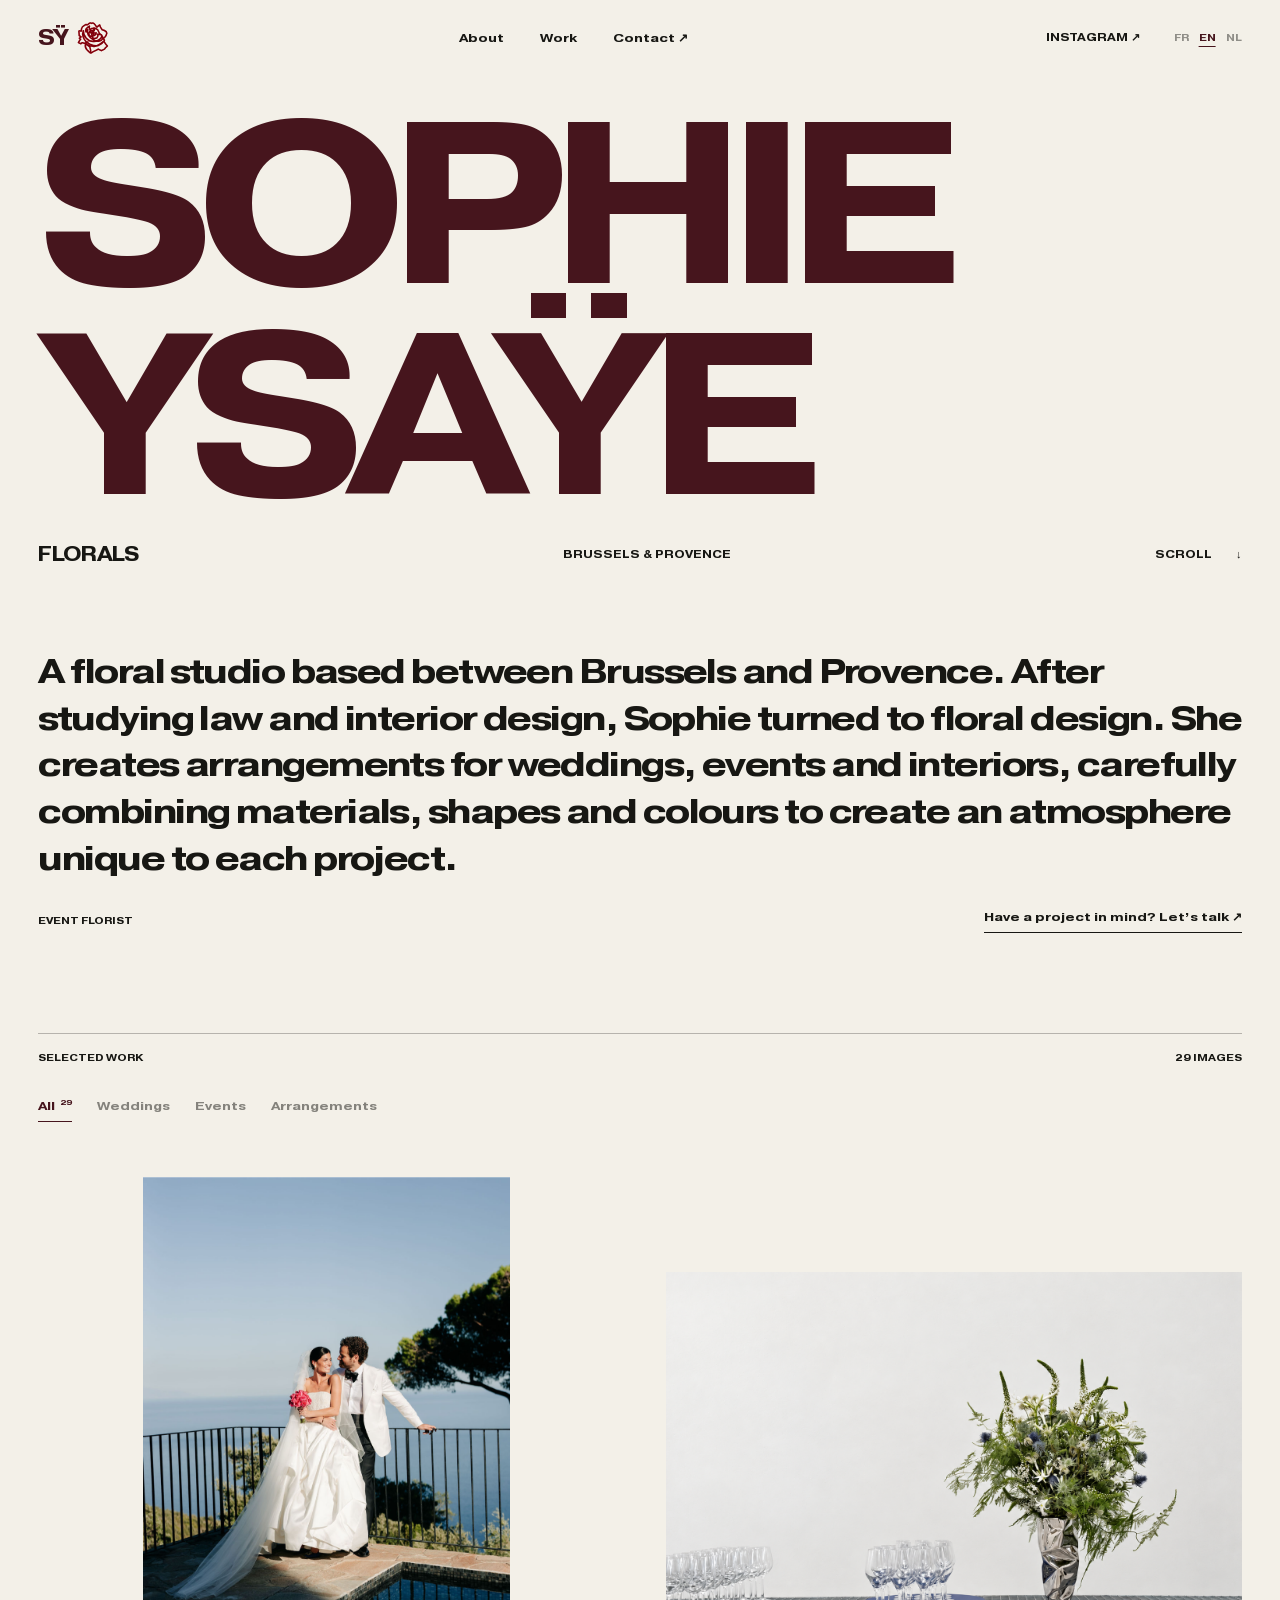
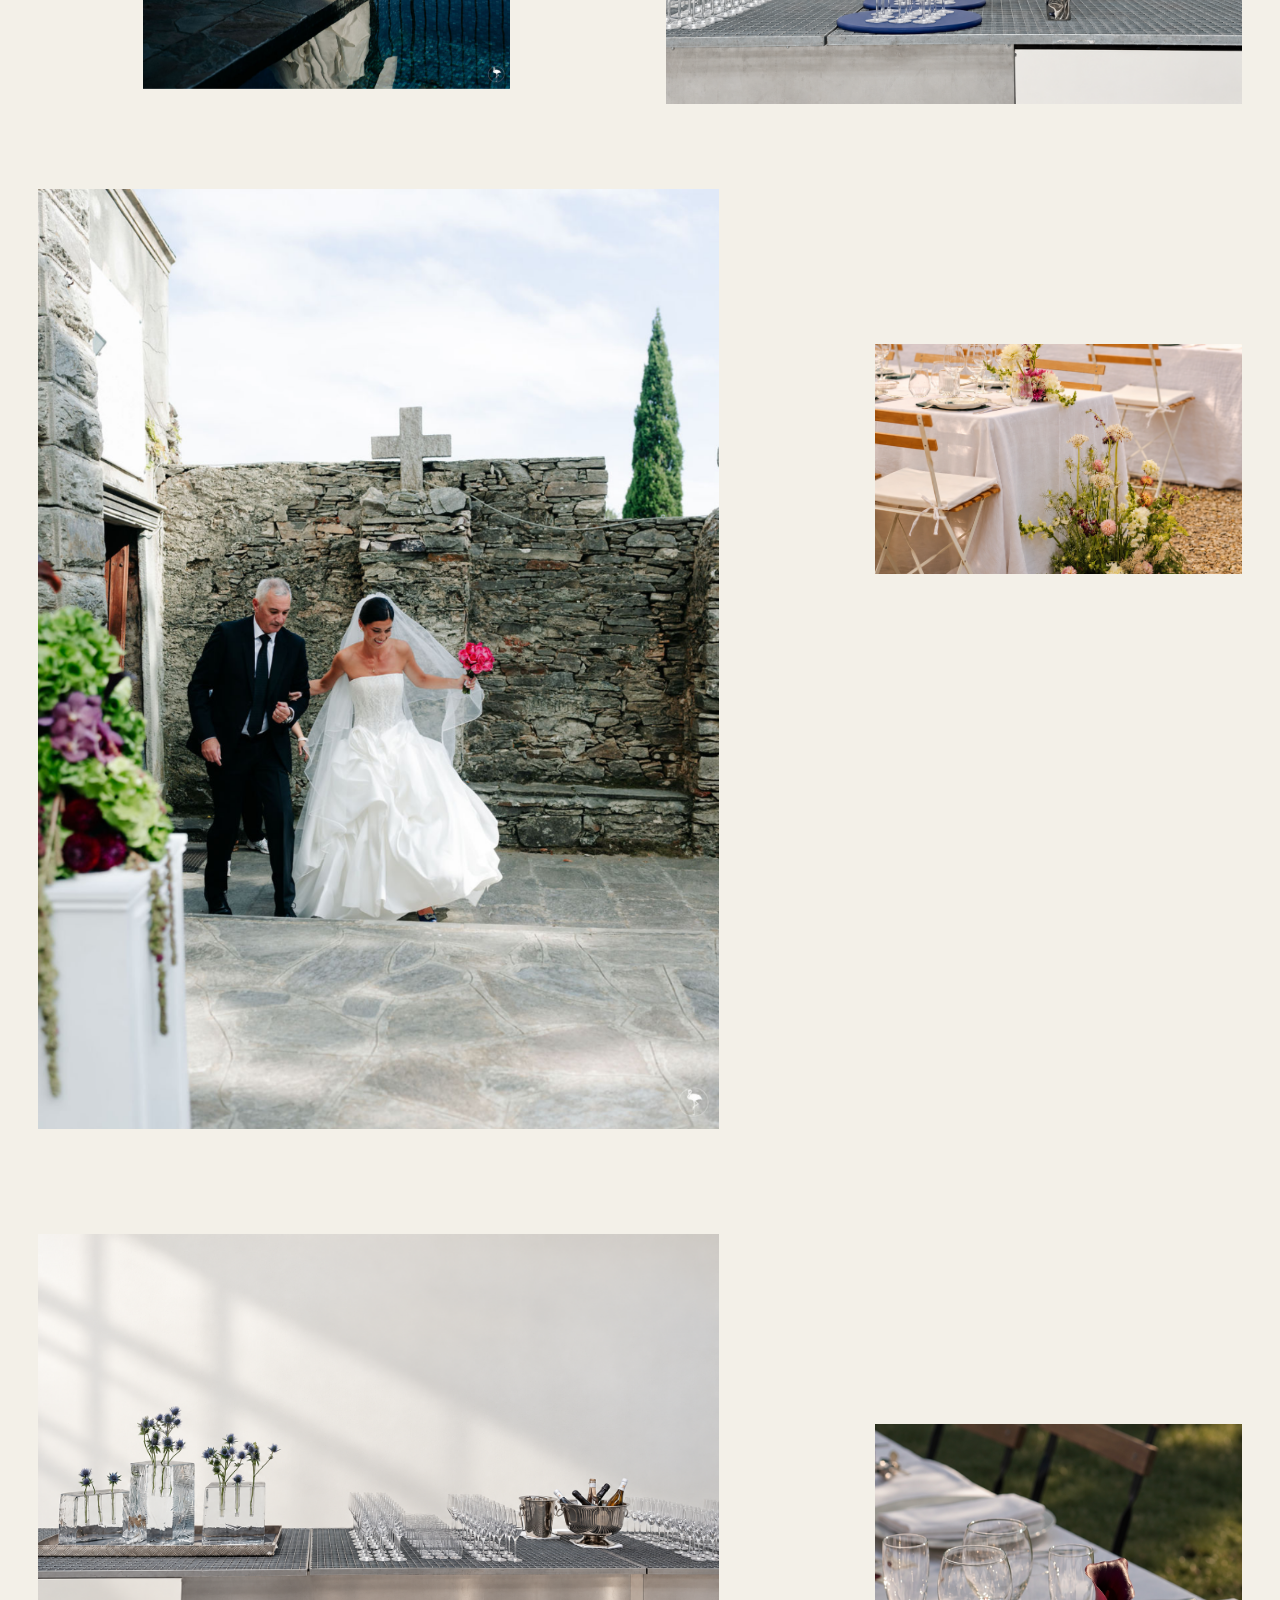
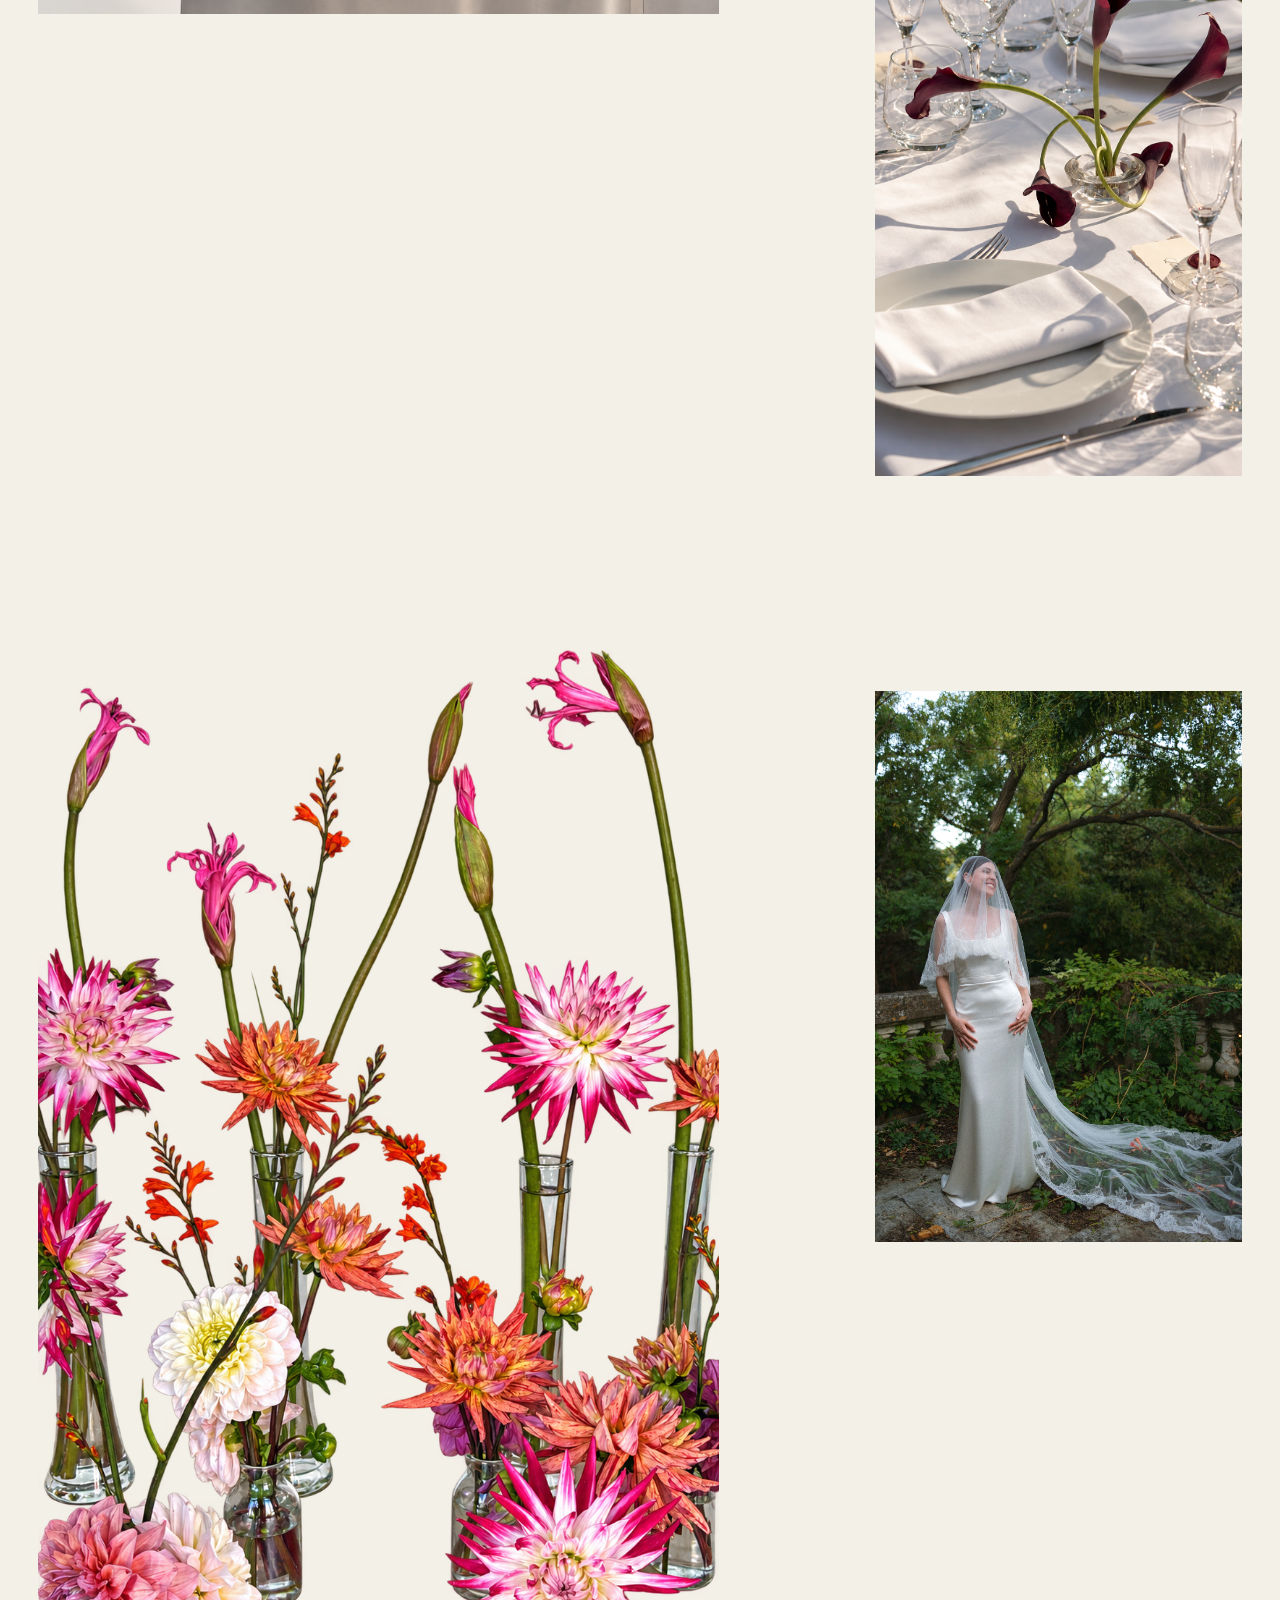
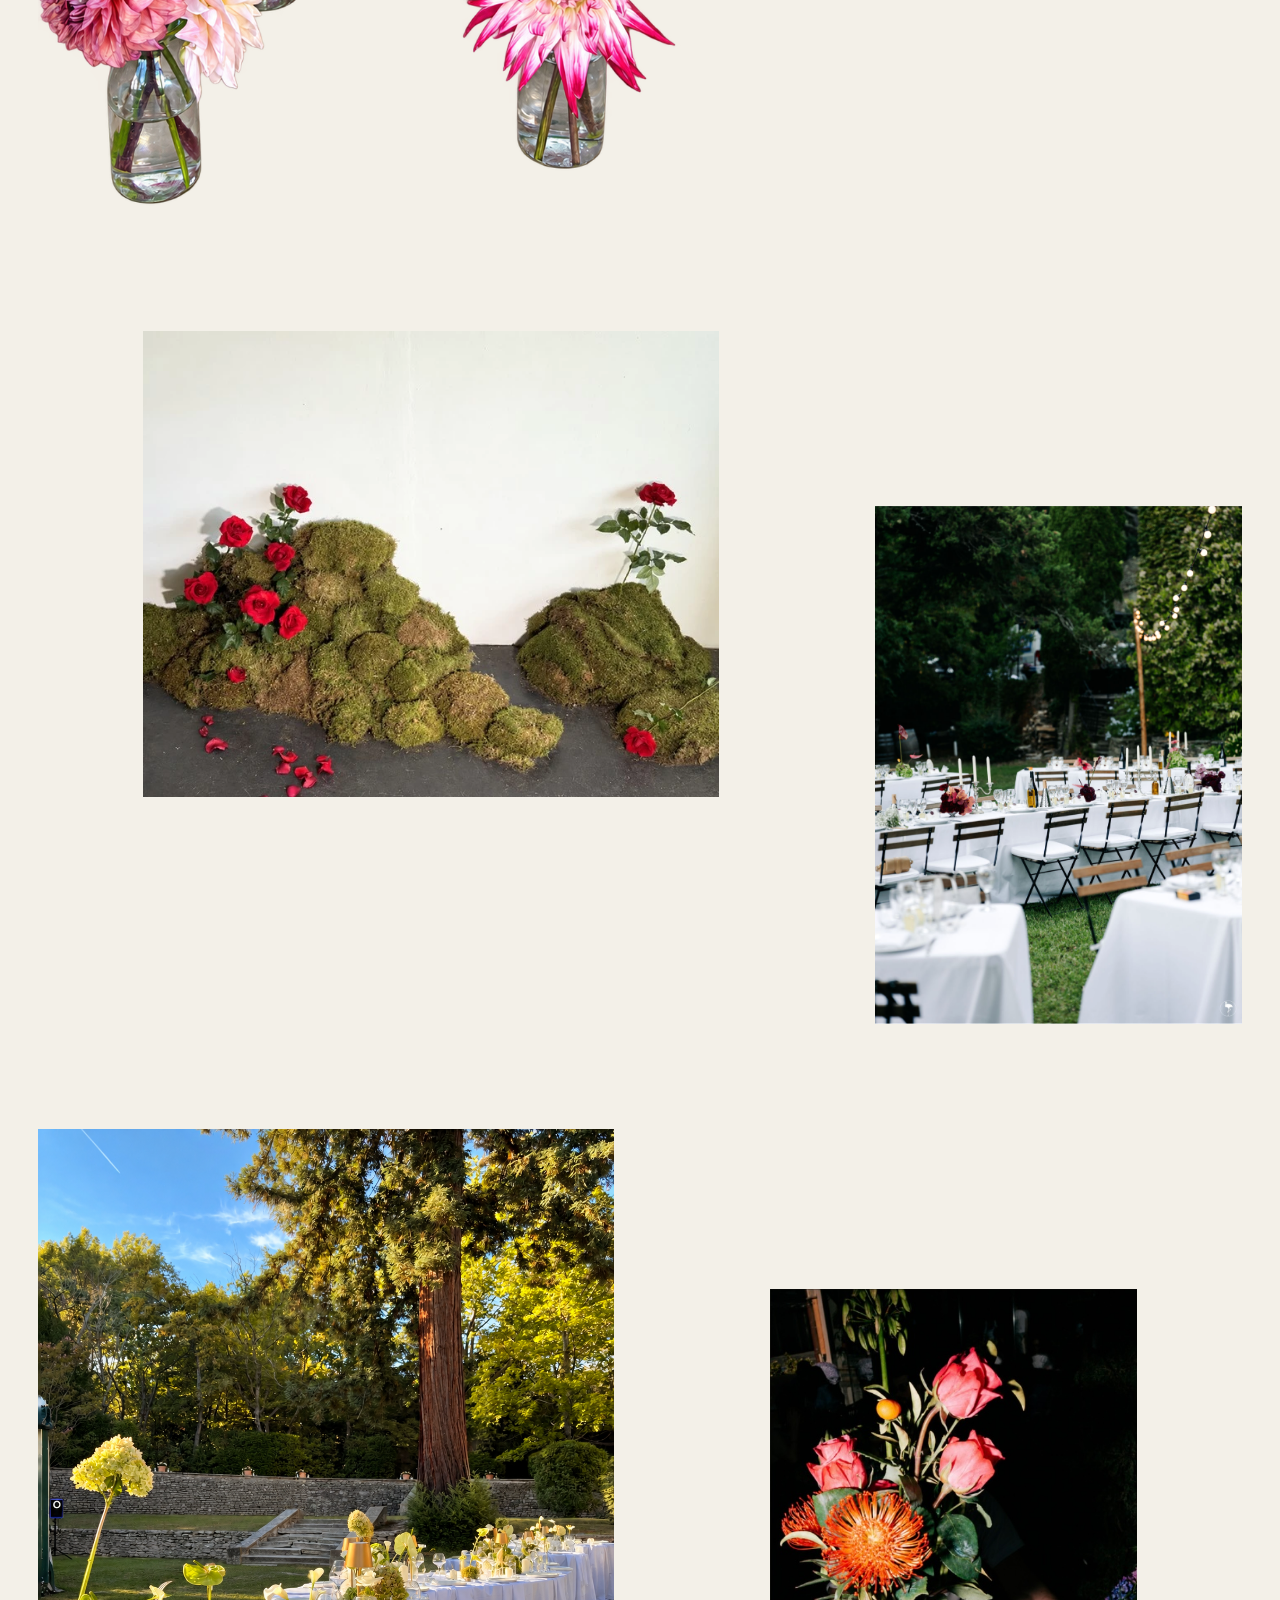
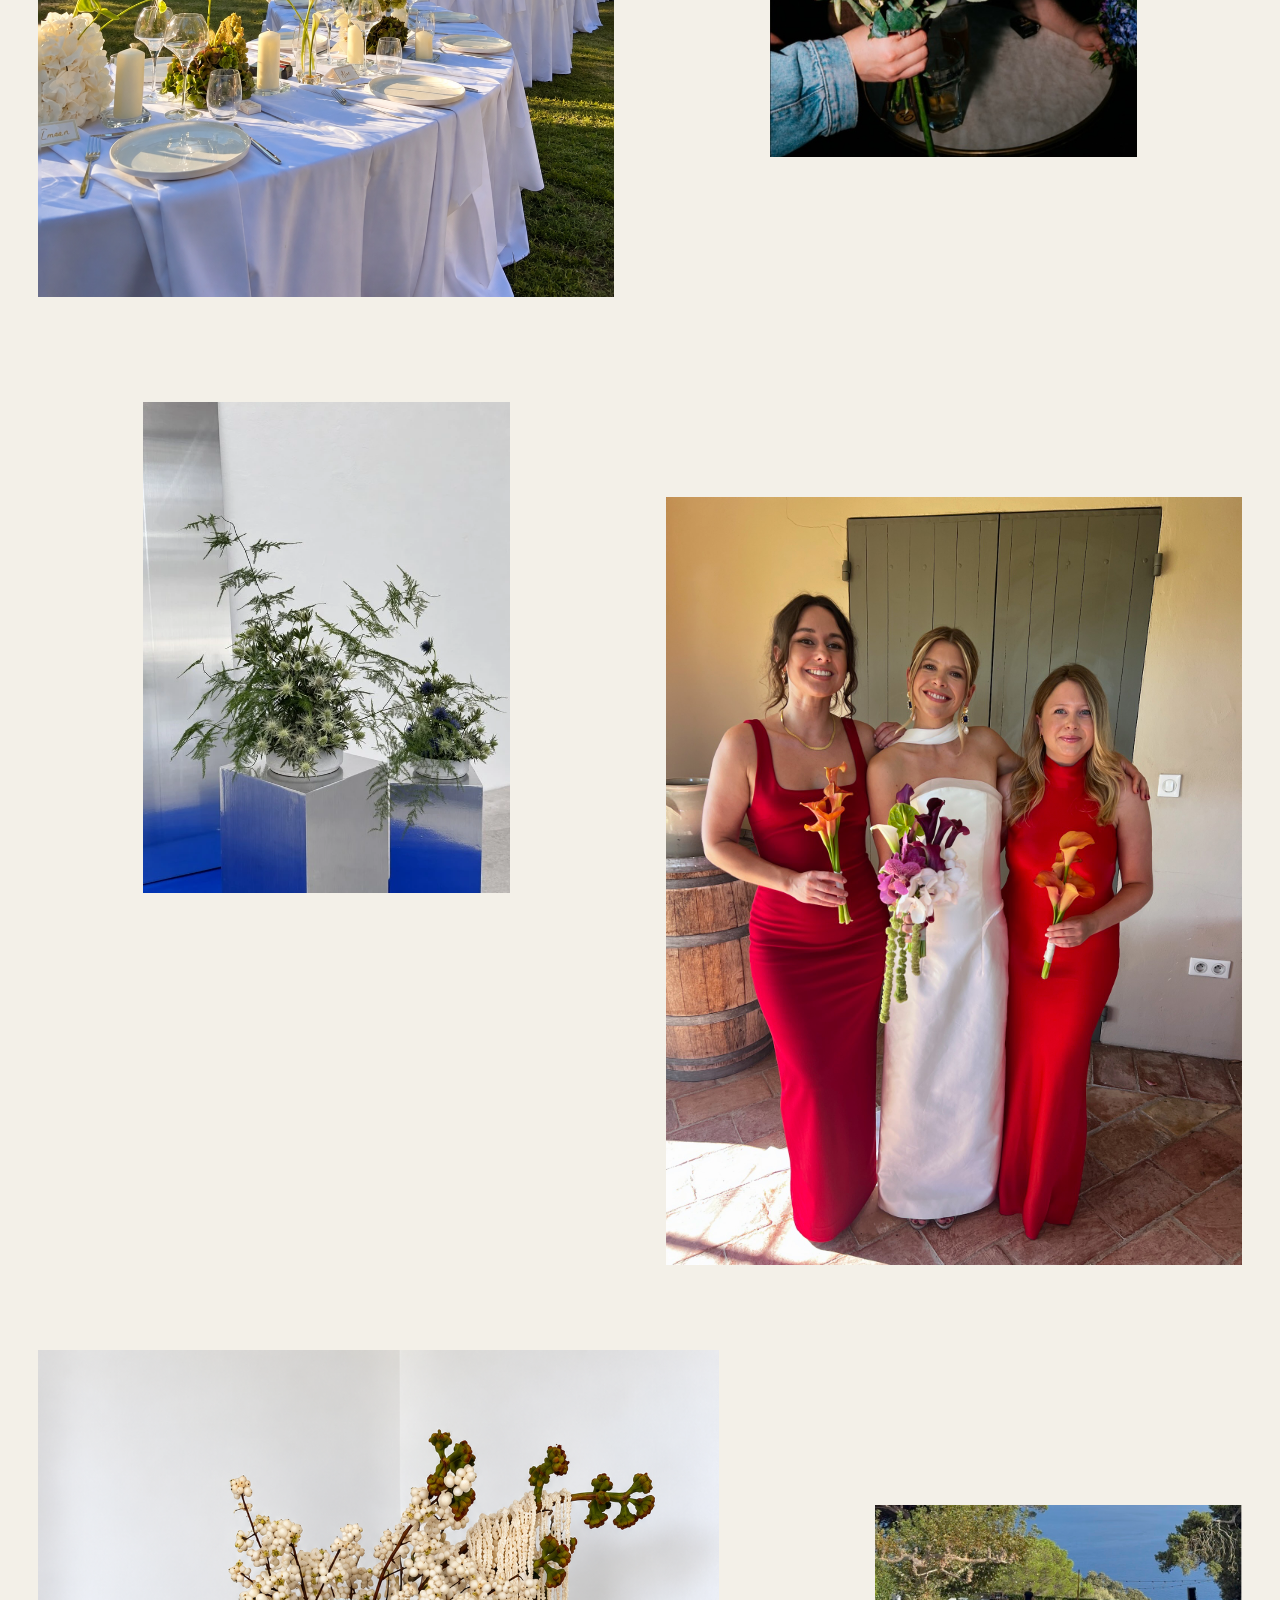
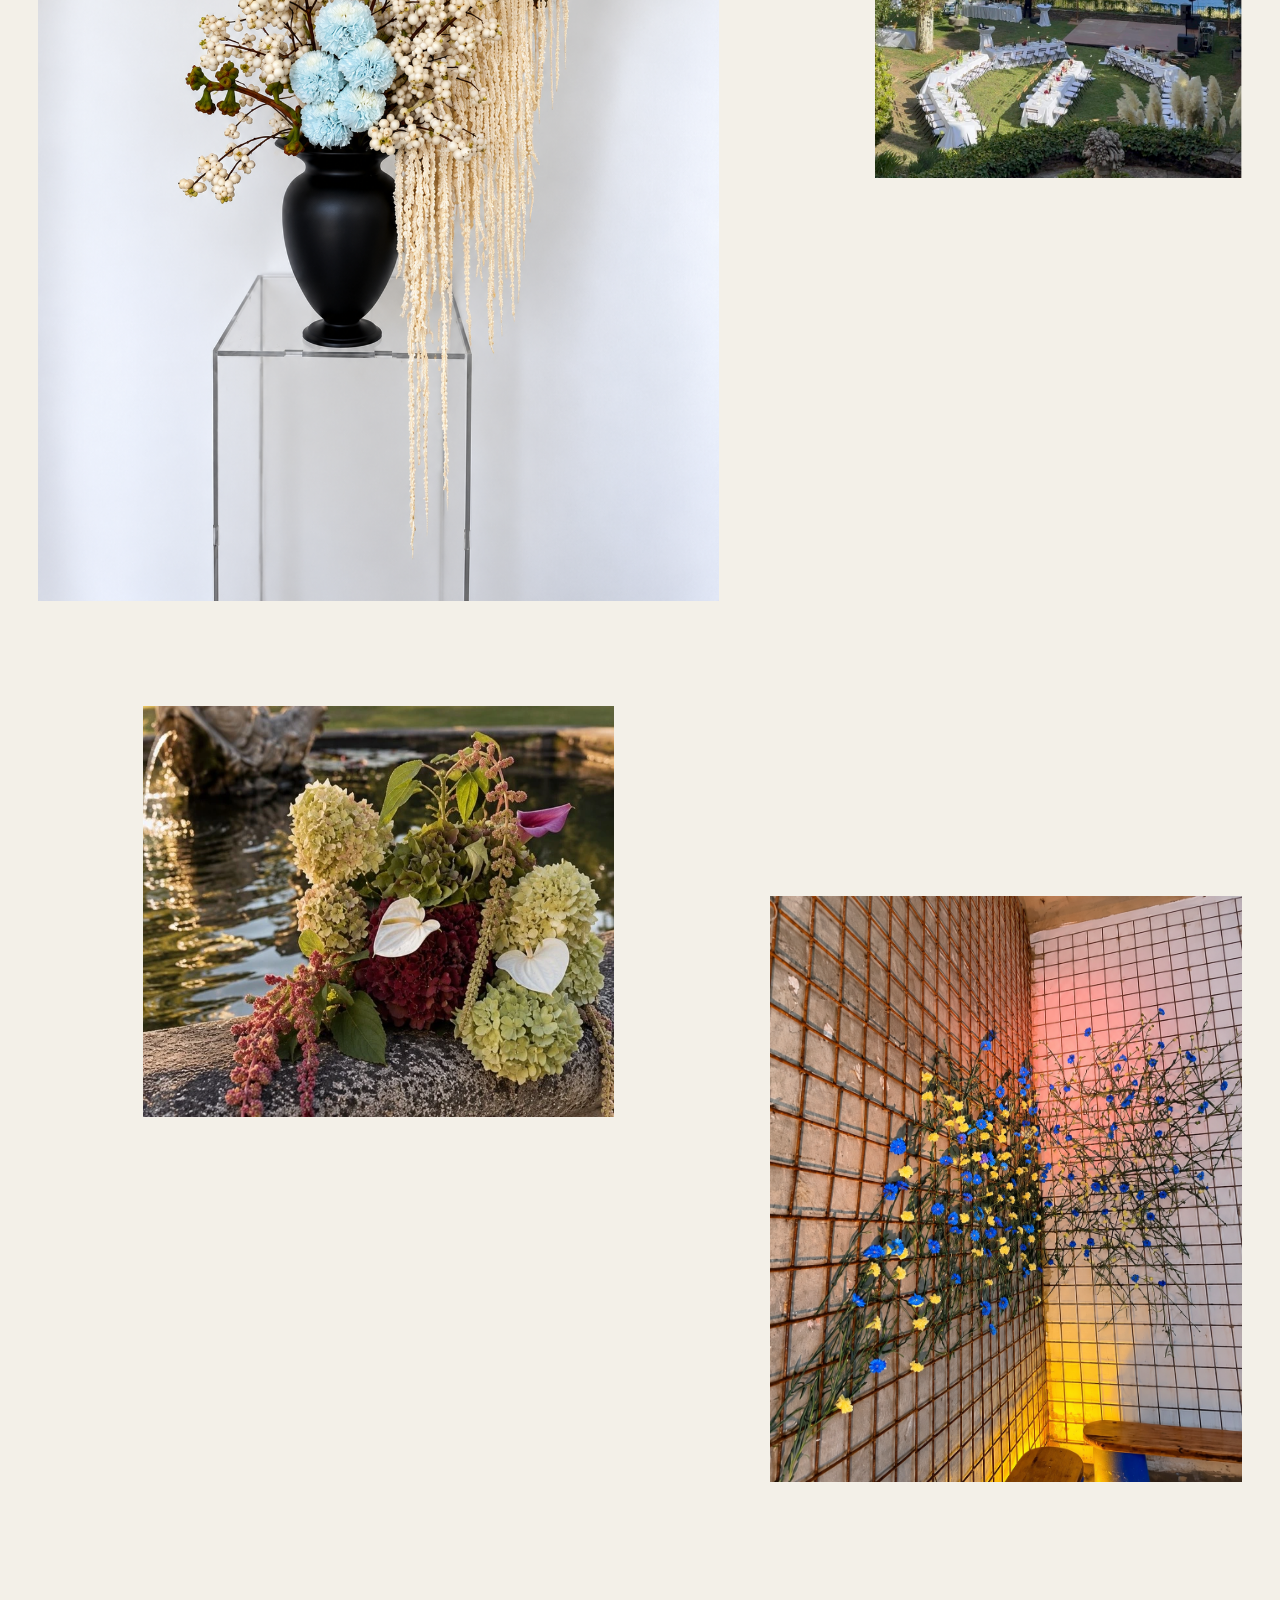
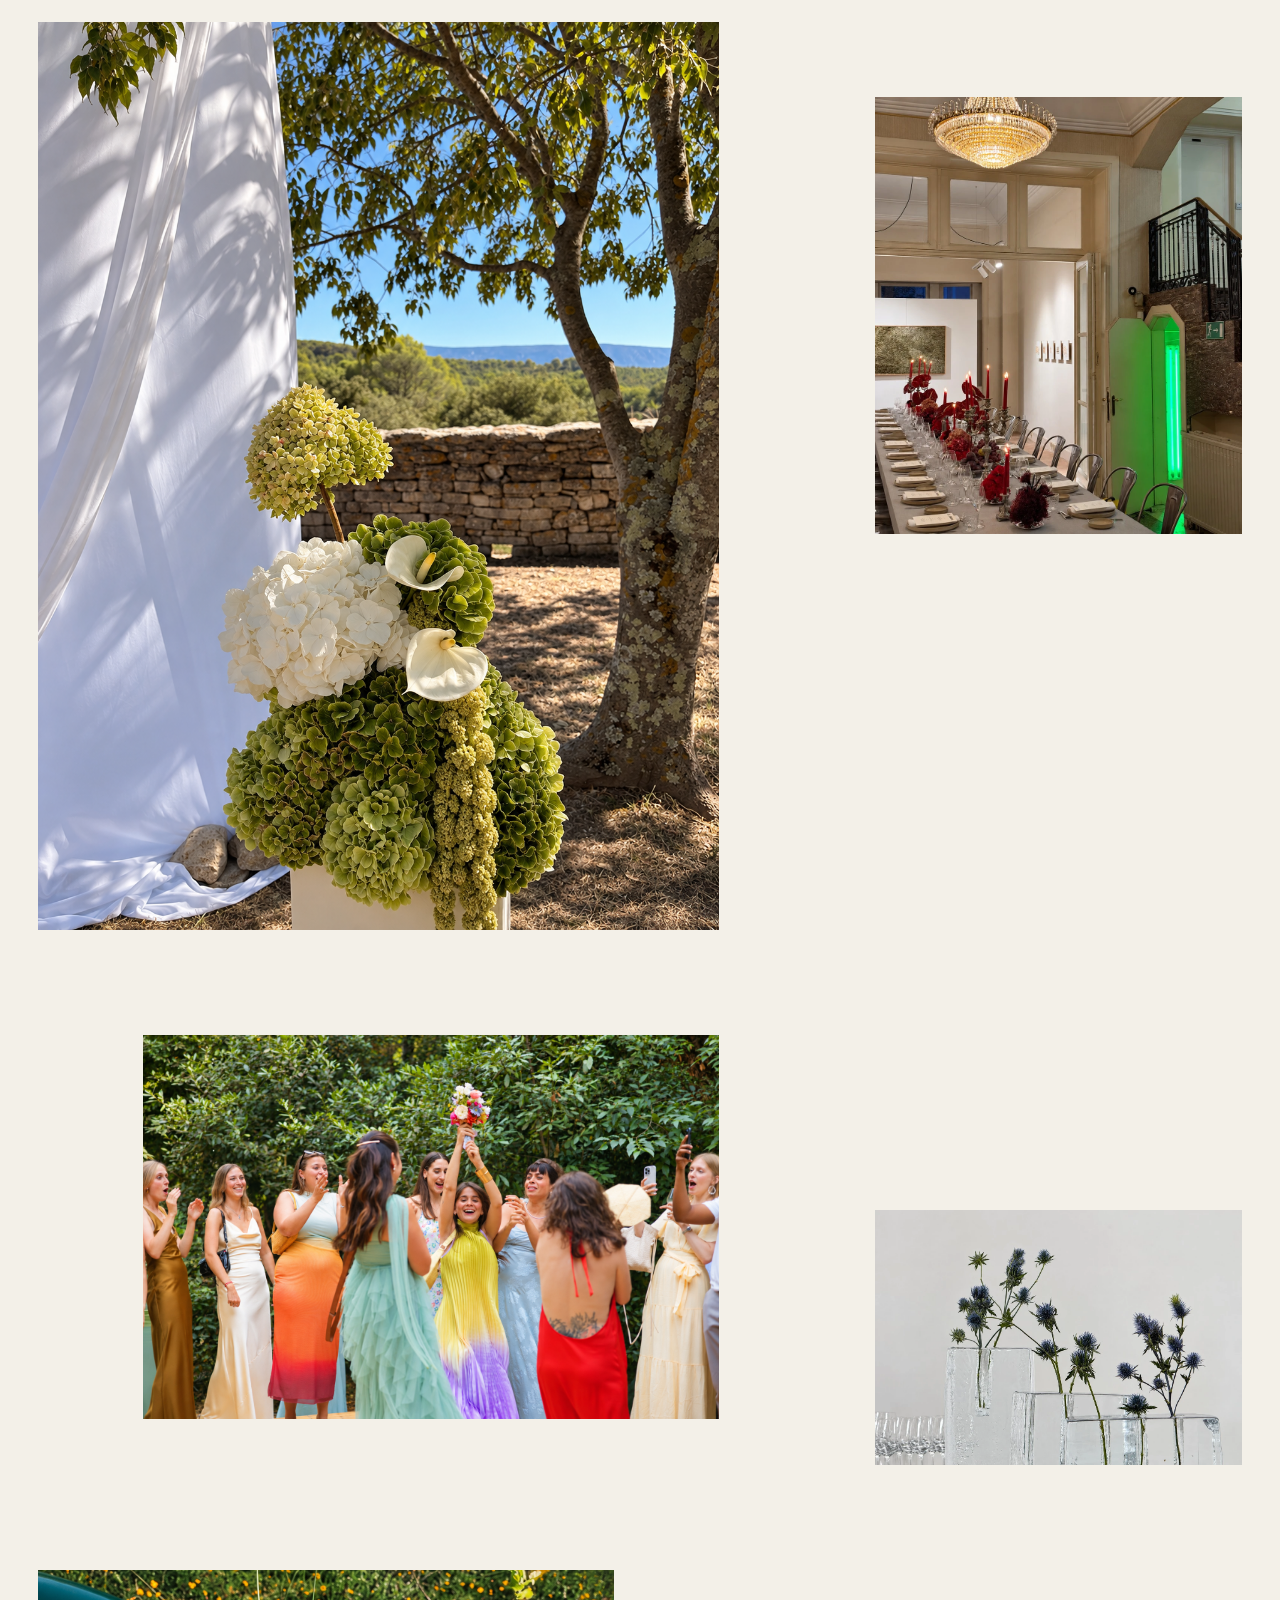
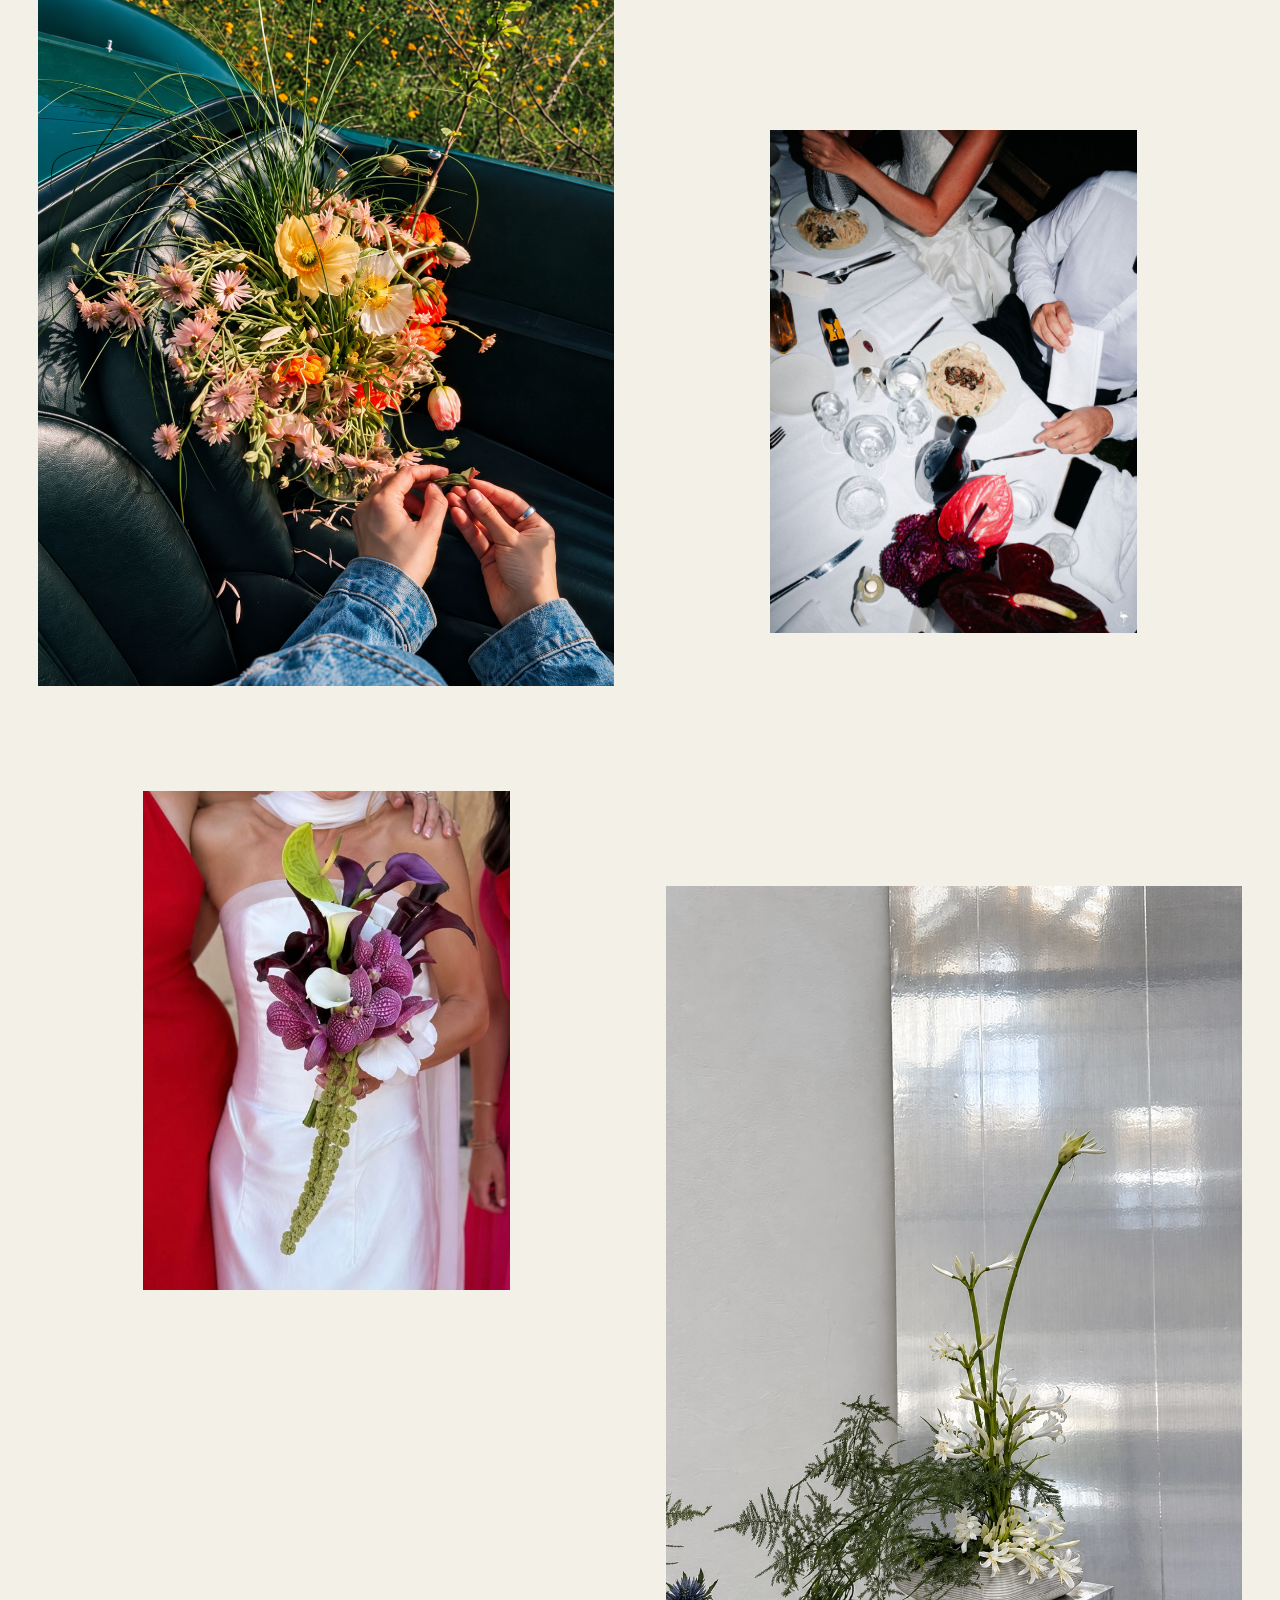
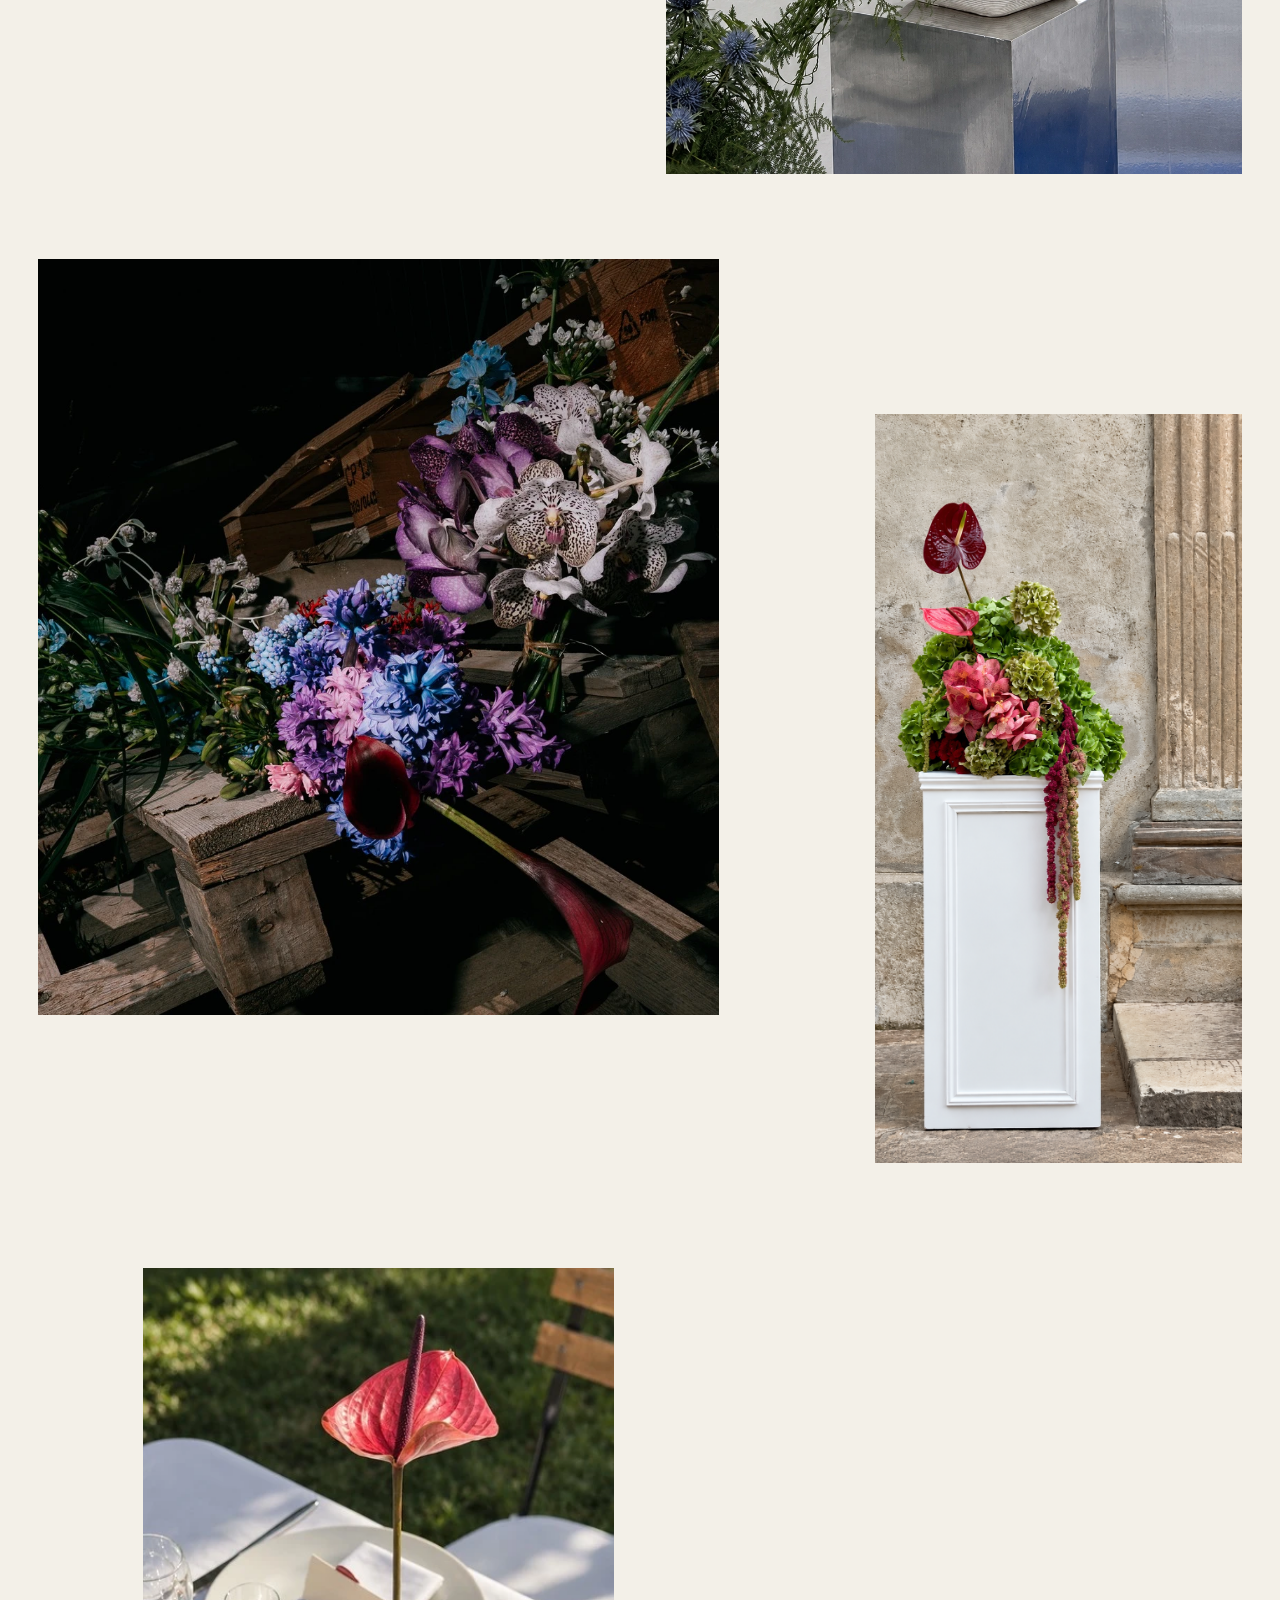
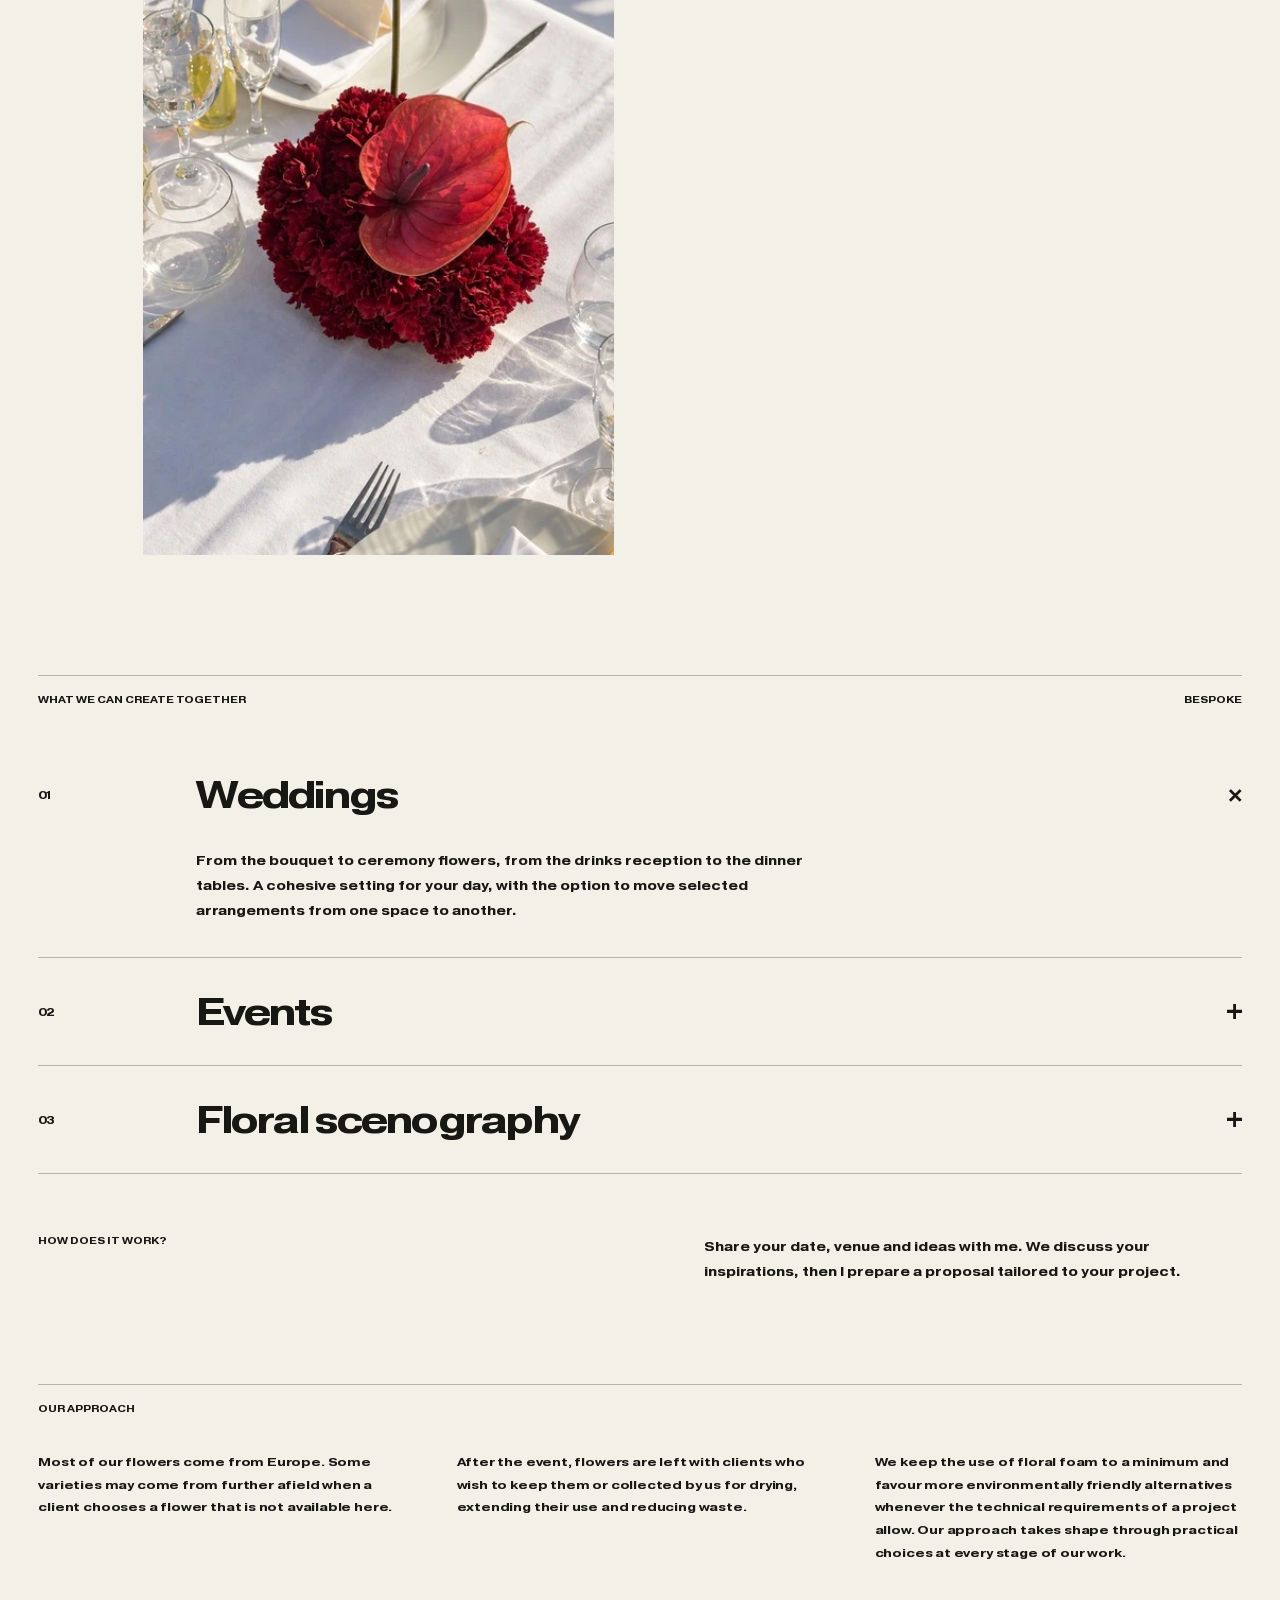
<file: en/index.html>
<!doctype html>
<html lang="en" translate="no" class="notranslate">
<head>
<script src="../js/languages.js"></script>
<meta charset="UTF-8"><meta name="google" content="notranslate"><meta http-equiv="Content-Language" content="en"><meta name="site-version" content="20261025-static-languages-3"><meta name="viewport" content="width=device-width,initial-scale=1">
<title>Sophie Ysaÿe — Florals · Brussels &amp; Provence</title>
<meta name="description" content="Sophie Ysaÿe, event florist. Floral arrangements and installations for weddings and events, between Brussels and Provence.">
<meta name="theme-color" content="#F3F0E8"><meta name="robots" content="noindex,nofollow">
<meta property="og:title" content="Sophie Ysaÿe — Florals"><meta property="og:description" content="Weddings, events and floral arrangements. Brussels &amp; Provence.">
<link rel="icon" href="../favicon.svg" type="image/svg+xml">
<link rel="preload" href="../assets/pragmatica-extended-bold.woff2" as="font" type="font/woff2">
<link rel="stylesheet" href="../css/style.css"><script src="../js/app.js" defer></script>
<link rel="alternate" hreflang="fr" href="../francais.html"><link rel="alternate" hreflang="en" href="../english.html"><link rel="alternate" hreflang="nl-BE" href="../nederlands-belgie.html"><link rel="alternate" hreflang="x-default" href="../index.html">
</head>
<body translate="no">
<a class="skip-link" href="#main">Skip to content</a>
<header class="header">
<a href="#top" class="mini-logo" aria-label="Sophie Ysaÿe, home">SŸ<svg class="rose-mark rose-glitter" viewbox="15 5 520 535" fill="none" stroke-linecap="round" stroke-linejoin="round" aria-hidden="true" focusable="false"><defs><path id="signature-rose-path" d="M 238,524 C 215,518 199,487 178,474 C 154,452 143,409 148,380 C 155,359 171,344 190,339 C 159,361 121,365 95,351 L 73,369 L 31,350 C 45,325 53,307 69,294 L 46,277 L 76,255 L 45,233 L 39,156 C 54,147 66,157 82,155 C 78,130 82,110 96,91 C 114,75 130,57 153,48 L 185,49 C 203,35 214,18 233,20 L 254,29 L 274,20 C 298,23 310,53 328,76 L 339,91 L 387,54 C 392,94 410,111 429,134 C 456,140 476,149 495,166 L 506,192 C 501,221 490,251 467,265 L 444,277 L 466,310 L 459,333 C 476,359 492,382 516,406 L 484,435 L 467,458 L 415,485 L 363,457 C 336,474 307,488 279,500 C 264,508 255,521 238,524 C 239,486 233,454 223,425 C 210,406 183,399 166,379 C 207,399 250,413 291,414 C 348,407 408,366 452,328 C 436,360 398,384 363,397 C 318,410 270,396 223,375 C 170,349 124,297 109,246 C 99,214 102,179 114,151 C 112,198 129,242 162,277 C 192,311 245,333 288,332 C 337,330 382,308 410,273 C 421,255 424,237 415,219 C 435,242 444,264 434,290 C 424,311 397,324 373,327 C 338,333 311,320 283,302 C 242,281 211,252 195,221 C 178,191 177,158 188,130 C 174,139 164,153 159,170 C 147,144 151,122 173,105 C 187,94 202,84 216,74 C 208,98 213,121 226,138 C 238,117 253,107 275,109 C 295,99 312,107 327,119 C 349,125 365,149 371,170 C 377,188 387,202 402,212 C 386,215 368,211 350,208 C 362,229 359,250 344,265 C 324,280 308,285 287,279 C 271,272 265,253 265,238 C 248,246 230,244 216,232 C 201,215 201,194 212,175 C 220,158 239,150 258,149 C 275,145 290,138 294,126 C 305,141 294,157 280,165 C 262,175 242,178 222,176 C 241,187 263,184 281,176 C 290,193 312,192 329,187 C 328,207 314,225 294,232 C 277,240 259,232 254,218 C 249,205 259,194 273,195 C 285,196 289,207 282,215"><lineargradient id="rose-metallic" x1="0" y1="0" x2="1" y2=".8"><stop offset="0" stop-color="#760008"><stop offset=".15" stop-color="#d70016"><stop offset=".27" stop-color="#ff342b"><stop offset=".31" stop-color="#ffb2a0"><stop offset=".36" stop-color="#bd0012"><stop offset=".54" stop-color="#f20a20"><stop offset=".66" stop-color="#8e000e"><stop offset=".73" stop-color="#ff5545"><stop offset=".76" stop-color="#ffd0b8"><stop offset=".80" stop-color="#e00019"><stop offset="1" stop-color="#89000d"></lineargradient><mask id="rose-glitter-mask"><use href="#signature-rose-path" stroke="white" stroke-width="23"></mask></defs><use href="#signature-rose-path" stroke="#80000b" stroke-width="25"><use href="#signature-rose-path" stroke="url(#rose-metallic)" stroke-width="20"><g class="rose-flecks" mask="url(#rose-glitter-mask)" stroke="none"><circle cx="346.0" cy="372.7" r="5.7" fill="#ff6458"><circle cx="61.6" cy="144.7" r="4.2" fill="#ef1830"><circle cx="209.3" cy="430.6" r="3.0" fill="#ff6458"><circle cx="268.1" cy="51.4" r="5.5" fill="#ffb6a5"><circle cx="327.3" cy="231.9" r="3.8" fill="#ffb6a5"><circle cx="350.5" cy="521.3" r="2.4" fill="#ffb6a5"><circle cx="150.2" cy="327.3" r="3.5" fill="#ff6458"><circle cx="373.6" cy="282.4" r="2.7" fill="#ffb6a5"><circle cx="397.2" cy="479.8" r="5.1" fill="#ffb6a5"><circle cx="408.9" cy="285.5" r="3.0" fill="#ff6458"><circle cx="156.2" cy="523.6" r="3.0" fill="#ffb6a5"><circle cx="248.8" cy="92.1" r="5.4" fill="#ffb6a5"><circle cx="57.2" cy="523.3" r="5.4" fill="#ffb6a5"><circle cx="199.6" cy="199.1" r="5.1" fill="#ff6458"><circle cx="264.1" cy="463.2" r="2.6" fill="#ff6458"><circle cx="109.1" cy="404.9" r="4.1" fill="#ffb6a5"><circle cx="190.6" cy="404.5" r="3.7" fill="#ffb6a5"><circle cx="174.5" cy="421.1" r="4.8" fill="#ffb6a5"><circle cx="173.4" cy="251.4" r="4.1" fill="#ffb6a5"><circle cx="473.9" cy="125.5" r="5.0" fill="#ffb6a5"><circle cx="26.9" cy="44.3" r="5.1" fill="#ef1830"><circle cx="371.3" cy="451.1" r="2.5" fill="#ffb6a5"><circle cx="228.3" cy="249.9" r="2.4" fill="#ef1830"><circle cx="392.4" cy="331.7" r="3.2" fill="#ff6458"><circle cx="515.1" cy="395.7" r="5.2" fill="#ffb6a5"><circle cx="195.7" cy="521.5" r="3.0" fill="#ffb6a5"><circle cx="170.8" cy="85.0" r="4.0" fill="#ffb6a5"><circle cx="75.7" cy="318.4" r="5.3" fill="#ffb6a5"><circle cx="351.2" cy="97.3" r="4.2" fill="#ff6458"><circle cx="436.4" cy="238.0" r="3.4" fill="#ff6458"><circle cx="277.1" cy="428.3" r="4.8" fill="#ef1830"><circle cx="517.8" cy="367.8" r="5.5" fill="#ffb6a5"><circle cx="257.3" cy="328.9" r="4.8" fill="#ff6458"><circle cx="239.7" cy="171.1" r="2.8" fill="#ffb6a5"><circle cx="465.2" cy="205.9" r="3.1" fill="#ffb6a5"><circle cx="117.8" cy="241.5" r="2.6" fill="#ffb6a5"><circle cx="322.9" cy="128.2" r="5.6" fill="#ff6458"><circle cx="71.7" cy="320.2" r="5.7" fill="#ffb6a5"><circle cx="206.0" cy="338.8" r="3.1" fill="#ff6458"><circle cx="105.1" cy="193.3" r="4.2" fill="#ef1830"><circle cx="474.7" cy="506.1" r="4.0" fill="#ffb6a5"><circle cx="146.2" cy="52.5" r="5.0" fill="#ffb6a5"><circle cx="370.0" cy="337.3" r="2.6" fill="#ffb6a5"><circle cx="294.5" cy="243.4" r="4.6" fill="#ff6458"><circle cx="177.0" cy="307.5" r="4.1" fill="#ef1830"><circle cx="380.5" cy="506.6" r="3.7" fill="#ef1830"><circle cx="333.1" cy="483.0" r="4.1" fill="#ef1830"><circle cx="393.0" cy="495.6" r="5.1" fill="#ff6458"><circle cx="329.4" cy="348.5" r="5.7" fill="#ff6458"><circle cx="135.3" cy="193.1" r="3.4" fill="#ef1830"><circle cx="343.1" cy="404.8" r="4.1" fill="#ffb6a5"><circle cx="154.6" cy="439.8" r="2.8" fill="#ffb6a5"><circle cx="289.3" cy="404.1" r="3.9" fill="#ff6458"><circle cx="413.2" cy="489.1" r="2.8" fill="#ff6458"><circle cx="172.4" cy="417.6" r="4.3" fill="#ffb6a5"><circle cx="517.7" cy="489.5" r="3.3" fill="#ffb6a5"><circle cx="441.7" cy="343.8" r="5.0" fill="#ffb6a5"><circle cx="67.2" cy="139.6" r="5.1" fill="#ef1830"><circle cx="364.2" cy="91.6" r="4.9" fill="#ffb6a5"><circle cx="392.4" cy="27.5" r="4.2" fill="#ffb6a5"><circle cx="193.0" cy="16.5" r="4.5" fill="#ffb6a5"><circle cx="209.9" cy="357.8" r="2.8" fill="#ff6458"><circle cx="112.3" cy="300.7" r="4.1" fill="#ffb6a5"><circle cx="209.3" cy="314.1" r="4.1" fill="#ff6458"><circle cx="187.6" cy="187.2" r="3.4" fill="#ff6458"><circle cx="317.6" cy="147.0" r="5.0" fill="#ffb6a5"><circle cx="290.0" cy="48.2" r="4.6" fill="#ffb6a5"><circle cx="219.2" cy="340.9" r="5.7" fill="#ffb6a5"><circle cx="512.3" cy="236.8" r="5.3" fill="#ffb6a5"><circle cx="86.0" cy="480.8" r="3.9" fill="#ff6458"><circle cx="407.3" cy="87.5" r="3.4" fill="#ffb6a5"><circle cx="189.3" cy="106.4" r="3.5" fill="#ffb6a5"><circle cx="474.1" cy="454.9" r="4.1" fill="#ffb6a5"><circle cx="39.0" cy="280.2" r="2.5" fill="#ffb6a5"><circle cx="344.1" cy="108.8" r="4.1" fill="#ffb6a5"><circle cx="480.5" cy="25.9" r="4.7" fill="#ffb6a5"><circle cx="462.2" cy="453.9" r="4.3" fill="#ffb6a5"><circle cx="291.3" cy="302.6" r="3.5" fill="#ef1830"><circle cx="299.7" cy="15.8" r="3.3" fill="#ffb6a5"><circle cx="35.6" cy="99.1" r="4.7" fill="#ffb6a5"><circle cx="53.4" cy="383.0" r="5.7" fill="#ffb6a5"><circle cx="451.2" cy="37.1" r="4.3" fill="#ff6458"><circle cx="332.7" cy="460.0" r="2.8" fill="#ffb6a5"><circle cx="120.6" cy="401.0" r="5.7" fill="#ffb6a5"><circle cx="488.1" cy="113.1" r="4.5" fill="#ffb6a5"><circle cx="104.0" cy="396.9" r="4.8" fill="#ef1830"><circle cx="141.1" cy="171.2" r="4.0" fill="#ffb6a5"><circle cx="49.5" cy="208.8" r="4.4" fill="#ff6458"><circle cx="72.3" cy="158.2" r="4.2" fill="#ff6458"><circle cx="368.9" cy="483.7" r="5.2" fill="#ef1830"><circle cx="252.0" cy="301.7" r="4.0" fill="#ffb6a5"><circle cx="134.0" cy="89.1" r="3.4" fill="#ffb6a5"><circle cx="339.6" cy="237.8" r="4.1" fill="#ffb6a5"><circle cx="448.3" cy="520.4" r="4.3" fill="#ffb6a5"><circle cx="493.6" cy="390.2" r="5.1" fill="#ffb6a5"><circle cx="266.0" cy="408.3" r="3.3" fill="#ff6458"><circle cx="163.8" cy="385.0" r="5.7" fill="#ffb6a5"><circle cx="359.2" cy="363.6" r="3.8" fill="#ffb6a5"><circle cx="251.0" cy="141.9" r="5.3" fill="#ffb6a5"><circle cx="132.0" cy="37.9" r="5.2" fill="#ffb6a5"><circle cx="289.3" cy="373.2" r="5.1" fill="#ef1830"><circle cx="304.7" cy="335.5" r="3.4" fill="#ffb6a5"><circle cx="491.0" cy="484.6" r="3.2" fill="#ffb6a5"><circle cx="392.8" cy="65.1" r="3.6" fill="#ff6458"><circle cx="212.2" cy="48.2" r="4.0" fill="#ff6458"><circle cx="426.1" cy="396.1" r="4.1" fill="#ffb6a5"><circle cx="52.9" cy="484.0" r="2.9" fill="#ffb6a5"><circle cx="234.0" cy="405.9" r="3.2" fill="#ef1830"><circle cx="214.7" cy="256.7" r="4.7" fill="#ffb6a5"><circle cx="407.2" cy="278.5" r="5.2" fill="#ef1830"><circle cx="361.4" cy="381.3" r="5.0" fill="#ffb6a5"><circle cx="32.7" cy="161.5" r="5.0" fill="#ff6458"><circle cx="425.8" cy="133.1" r="2.8" fill="#ffb6a5"><circle cx="388.0" cy="185.0" r="2.8" fill="#ffb6a5"><circle cx="249.7" cy="424.8" r="2.9" fill="#ff6458"><circle cx="26.8" cy="321.0" r="5.0" fill="#ff6458"><circle cx="120.6" cy="57.2" r="2.6" fill="#ff6458"><circle cx="62.7" cy="110.3" r="4.7" fill="#ff6458"><circle cx="272.6" cy="166.8" r="2.6" fill="#ffb6a5"><circle cx="105.0" cy="68.3" r="5.4" fill="#ff6458"><circle cx="509.8" cy="34.1" r="2.5" fill="#ffb6a5"><circle cx="408.9" cy="179.2" r="3.4" fill="#ffb6a5"><circle cx="214.6" cy="258.7" r="3.6" fill="#ffb6a5"><circle cx="157.6" cy="221.2" r="3.7" fill="#ff6458"><circle cx="226.1" cy="520.2" r="4.8" fill="#ffb6a5"><circle cx="243.3" cy="137.5" r="5.3" fill="#ff6458"><circle cx="116.1" cy="73.9" r="4.8" fill="#ff6458"><circle cx="394.7" cy="48.7" r="3.6" fill="#ef1830"><circle cx="478.2" cy="413.8" r="5.7" fill="#ffb6a5"><circle cx="286.9" cy="510.7" r="3.1" fill="#ffb6a5"><circle cx="143.8" cy="468.4" r="4.2" fill="#ef1830"><circle cx="144.9" cy="242.3" r="5.3" fill="#ff6458"><circle cx="497.7" cy="271.4" r="2.9" fill="#ff6458"><circle cx="427.4" cy="97.7" r="2.8" fill="#ffb6a5"><circle cx="470.9" cy="326.2" r="3.2" fill="#ffb6a5"><circle cx="103.6" cy="264.6" r="4.2" fill="#ff6458"><circle cx="30.6" cy="29.7" r="3.4" fill="#ff6458"><circle cx="265.9" cy="382.7" r="3.4" fill="#ff6458"><circle cx="175.9" cy="408.2" r="3.3" fill="#ffb6a5"><circle cx="181.6" cy="470.3" r="5.7" fill="#ff6458"><circle cx="332.4" cy="360.9" r="5.5" fill="#ff6458"><circle cx="212.9" cy="337.8" r="4.0" fill="#ffb6a5"><circle cx="106.2" cy="419.8" r="4.3" fill="#ffb6a5"><circle cx="515.7" cy="17.7" r="2.5" fill="#ff6458"><circle cx="240.6" cy="118.8" r="5.3" fill="#ff6458"><circle cx="128.1" cy="98.9" r="2.7" fill="#ff6458"><circle cx="317.9" cy="493.6" r="4.8" fill="#ef1830"><circle cx="263.3" cy="76.7" r="4.0" fill="#ef1830"><circle cx="448.8" cy="322.6" r="3.2" fill="#ff6458"><circle cx="386.3" cy="450.2" r="4.9" fill="#ffb6a5"><circle cx="226.9" cy="418.9" r="3.8" fill="#ff6458"><circle cx="315.6" cy="292.7" r="2.8" fill="#ffb6a5"><circle cx="343.2" cy="350.2" r="4.8" fill="#ff6458"><circle cx="172.5" cy="446.8" r="4.7" fill="#ff6458"><circle cx="262.0" cy="495.2" r="2.7" fill="#ffb6a5"><circle cx="284.5" cy="233.3" r="2.8" fill="#ffb6a5"><circle cx="307.5" cy="320.8" r="3.9" fill="#ff6458"><circle cx="328.2" cy="289.7" r="3.7" fill="#ff6458"><circle cx="131.8" cy="175.2" r="5.2" fill="#ff6458"><circle cx="199.5" cy="98.3" r="2.6" fill="#ff6458"><circle cx="471.5" cy="280.7" r="3.5" fill="#ffb6a5"><circle cx="82.2" cy="466.5" r="4.3" fill="#ff6458"><circle cx="249.1" cy="172.0" r="4.9" fill="#ffb6a5"><circle cx="25.4" cy="343.4" r="3.4" fill="#ef1830"><circle cx="86.5" cy="46.6" r="2.9" fill="#ef1830"><circle cx="28.8" cy="247.5" r="5.0" fill="#ffb6a5"><circle cx="58.1" cy="97.2" r="3.8" fill="#ffb6a5"><circle cx="132.3" cy="49.2" r="3.2" fill="#ffb6a5"><circle cx="500.4" cy="28.8" r="5.7" fill="#ff6458"><circle cx="286.4" cy="146.3" r="3.2" fill="#ffb6a5"><circle cx="234.6" cy="22.2" r="2.8" fill="#ef1830"><circle cx="139.0" cy="402.5" r="4.1" fill="#ffb6a5"><circle cx="96.5" cy="98.9" r="5.2" fill="#ef1830"><circle cx="454.0" cy="268.0" r="4.2" fill="#ffb6a5"><circle cx="189.9" cy="291.2" r="4.4" fill="#ffb6a5"><circle cx="399.4" cy="198.5" r="4.9" fill="#ef1830"><circle cx="505.6" cy="44.3" r="3.0" fill="#ef1830"><circle cx="87.7" cy="424.1" r="3.4" fill="#ff6458"><circle cx="357.5" cy="76.2" r="2.6" fill="#ffb6a5"><circle cx="131.7" cy="85.1" r="2.5" fill="#ff6458"><circle cx="170.0" cy="266.8" r="4.3" fill="#ff6458"><circle cx="341.5" cy="406.4" r="5.2" fill="#ffb6a5"><circle cx="393.6" cy="177.6" r="4.4" fill="#ffb6a5"><circle cx="301.6" cy="423.4" r="4.7" fill="#ffb6a5"><circle cx="189.9" cy="198.8" r="4.2" fill="#ff6458"><circle cx="95.8" cy="367.5" r="5.2" fill="#ffb6a5"><circle cx="269.4" cy="134.6" r="5.0" fill="#ffb6a5"><circle cx="291.8" cy="66.3" r="4.7" fill="#ffb6a5"><circle cx="478.7" cy="321.8" r="2.8" fill="#ef1830"><circle cx="218.5" cy="378.3" r="3.0" fill="#ff6458"><circle cx="215.5" cy="456.2" r="4.4" fill="#ef1830"><circle cx="318.6" cy="303.6" r="2.6" fill="#ffb6a5"><circle cx="105.9" cy="148.0" r="3.9" fill="#ffb6a5"><circle cx="275.2" cy="123.4" r="3.9" fill="#ffb6a5"><circle cx="475.3" cy="226.9" r="4.5" fill="#ef1830"><circle cx="233.7" cy="153.9" r="3.1" fill="#ef1830"><circle cx="401.0" cy="269.3" r="4.0" fill="#ffb6a5"><circle cx="369.4" cy="364.0" r="2.7" fill="#ef1830"><circle cx="208.7" cy="417.0" r="3.5" fill="#ff6458"><circle cx="373.2" cy="193.6" r="2.6" fill="#ffb6a5"><circle cx="46.4" cy="418.0" r="4.6" fill="#ffb6a5"><circle cx="466.0" cy="20.1" r="5.3" fill="#ff6458"><circle cx="148.0" cy="333.2" r="4.7" fill="#ffb6a5"><circle cx="178.3" cy="420.9" r="2.6" fill="#ffb6a5"><circle cx="92.2" cy="193.3" r="5.3" fill="#ef1830"><circle cx="232.6" cy="101.7" r="2.6" fill="#ffb6a5"><circle cx="345.9" cy="230.4" r="3.7" fill="#ffb6a5"><circle cx="443.6" cy="248.9" r="4.9" fill="#ff6458"><circle cx="366.2" cy="97.4" r="2.9" fill="#ffb6a5"><circle cx="136.3" cy="434.1" r="4.1" fill="#ffb6a5"><circle cx="272.3" cy="84.0" r="4.5" fill="#ffb6a5"><circle cx="309.3" cy="88.5" r="5.2" fill="#ef1830"><circle cx="71.5" cy="449.5" r="4.6" fill="#ffb6a5"><circle cx="434.1" cy="507.4" r="3.0" fill="#ffb6a5"><circle cx="52.0" cy="483.0" r="5.4" fill="#ffb6a5"><circle cx="228.4" cy="96.5" r="2.9" fill="#ff6458"><circle cx="116.3" cy="284.7" r="2.8" fill="#ffb6a5"><circle cx="253.6" cy="165.1" r="5.7" fill="#ef1830"><circle cx="511.8" cy="283.1" r="3.1" fill="#ffb6a5"><circle cx="97.5" cy="289.4" r="5.0" fill="#ffb6a5"><circle cx="502.5" cy="126.0" r="5.4" fill="#ffb6a5"><circle cx="106.7" cy="193.0" r="3.6" fill="#ff6458"><circle cx="218.1" cy="380.6" r="5.3" fill="#ef1830"><circle cx="245.5" cy="253.1" r="2.6" fill="#ef1830"><circle cx="498.4" cy="135.6" r="3.7" fill="#ff6458"><circle cx="150.1" cy="373.5" r="2.7" fill="#ef1830"><circle cx="230.9" cy="329.1" r="3.9" fill="#ffb6a5"><circle cx="191.4" cy="181.8" r="3.1" fill="#ef1830"><circle cx="271.2" cy="232.9" r="4.0" fill="#ef1830"><circle cx="98.3" cy="488.1" r="4.3" fill="#ff6458"><circle cx="453.2" cy="215.2" r="5.1" fill="#ffb6a5"><circle cx="146.2" cy="311.0" r="3.0" fill="#ffb6a5"><circle cx="130.9" cy="23.9" r="3.9" fill="#ef1830"><circle cx="135.8" cy="178.4" r="3.5" fill="#ffb6a5"><circle cx="161.0" cy="46.4" r="4.9" fill="#ffb6a5"><circle cx="351.9" cy="522.9" r="4.6" fill="#ffb6a5"><circle cx="389.1" cy="521.8" r="4.4" fill="#ff6458"><circle cx="504.2" cy="436.5" r="4.4" fill="#ffb6a5"><circle cx="448.5" cy="154.6" r="5.4" fill="#ef1830"><circle cx="374.3" cy="243.7" r="3.9" fill="#ffb6a5"><circle cx="449.7" cy="256.8" r="3.9" fill="#ffb6a5"><circle cx="147.4" cy="241.8" r="2.7" fill="#ef1830"><circle cx="508.3" cy="492.6" r="4.2" fill="#ffb6a5"><circle cx="258.5" cy="267.1" r="4.0" fill="#ffb6a5"><circle cx="196.0" cy="184.9" r="4.9" fill="#ffb6a5"><circle cx="218.1" cy="158.1" r="4.8" fill="#ffb6a5"><circle cx="167.5" cy="228.6" r="4.8" fill="#ffb6a5"><circle cx="187.3" cy="215.8" r="3.4" fill="#ff6458"><circle cx="405.4" cy="441.4" r="4.9" fill="#ffb6a5"><circle cx="150.5" cy="244.5" r="3.0" fill="#ef1830"><circle cx="216.3" cy="453.1" r="3.2" fill="#ff6458"><circle cx="309.8" cy="491.9" r="4.2" fill="#ef1830"><circle cx="437.0" cy="389.6" r="4.0" fill="#ffb6a5"><circle cx="346.3" cy="343.7" r="3.1" fill="#ef1830"><circle cx="69.7" cy="90.5" r="5.4" fill="#ffb6a5"><circle cx="439.9" cy="220.3" r="5.8" fill="#ef1830"><circle cx="203.6" cy="20.7" r="3.5" fill="#ef1830"><circle cx="257.6" cy="285.5" r="5.3" fill="#ffb6a5"><circle cx="444.2" cy="339.5" r="3.7" fill="#ef1830"><circle cx="433.7" cy="358.3" r="2.7" fill="#ef1830"><circle cx="36.7" cy="166.3" r="4.4" fill="#ff6458"><circle cx="325.4" cy="247.2" r="5.6" fill="#ffb6a5"><circle cx="40.3" cy="139.2" r="2.5" fill="#ffb6a5"><circle cx="491.1" cy="127.3" r="3.0" fill="#ef1830"><circle cx="206.0" cy="296.8" r="3.0" fill="#ef1830"><circle cx="278.0" cy="167.6" r="3.9" fill="#ffb6a5"><circle cx="256.1" cy="139.5" r="5.2" fill="#ef1830"><circle cx="267.8" cy="479.0" r="3.6" fill="#ffb6a5"><circle cx="232.1" cy="218.1" r="2.5" fill="#ff6458"><circle cx="413.7" cy="426.4" r="4.9" fill="#ef1830"><circle cx="314.4" cy="340.3" r="4.4" fill="#ffb6a5"><circle cx="101.1" cy="219.1" r="2.5" fill="#ef1830"><circle cx="276.6" cy="102.5" r="5.7" fill="#ff6458"><circle cx="214.7" cy="288.0" r="4.1" fill="#ffb6a5"><circle cx="338.9" cy="160.4" r="3.3" fill="#ffb6a5"><circle cx="302.3" cy="249.0" r="3.5" fill="#ffb6a5"><circle cx="119.9" cy="181.1" r="3.9" fill="#ef1830"><circle cx="116.8" cy="497.2" r="5.6" fill="#ffb6a5"><circle cx="497.2" cy="65.1" r="3.5" fill="#ffb6a5"><circle cx="492.0" cy="471.0" r="5.6" fill="#ff6458"></g><use class="rose-shine" href="#signature-rose-path" stroke="#ffe4cc" stroke-width="4.5" stroke-dasharray="35 520"><path class="rose-glint glint-0" d="M226 23Q239 22 239 8Q240 23 252 23Q239 24 239 38Q238 23 226 23Z" stroke="none" fill="#ffb6a5"><path class="rose-glint glint-1" d="M481 167Q494 166 494 152Q495 167 507 167Q494 168 494 182Q493 167 481 167Z" stroke="none" fill="#ffb6a5"><path class="rose-glint glint-2" d="M96 246Q109 245 109 231Q110 246 122 246Q109 247 109 261Q108 246 96 246Z" stroke="none" fill="#ffb6a5"><path class="rose-glint glint-3" d="M269 215Q282 214 282 200Q283 215 295 215Q282 216 282 230Q281 215 269 215Z" stroke="none" fill="#ffb6a5"><path class="rose-glint glint-4" d="M228 514Q241 513 241 499Q242 514 254 514Q241 515 241 529Q240 514 228 514Z" stroke="none" fill="#ffb6a5"></svg></a>
<nav aria-label="Main navigation"><a href="#apropos">About</a><a href="#realisations">Work</a><a href="#contact">Contact <span aria-hidden="true">↗</span></a></nav>
<div class="header-tools"><a class="instagram" href="https://www.instagram.com/sophieysaye_/" target="_blank" rel="noopener noreferrer">Instagram ↗</a><div class="languages" translate="no"><a class="language-link" href="../francais.html" title="Français" lang="fr" hreflang="fr">FR</a><a class="language-link" href="../english.html" title="English" lang="en" hreflang="en" aria-current="page">EN</a><a class="language-link" href="../nederlands-belgie.html" title="Nederlands (België)" lang="nl-BE" hreflang="nl-BE">NL</a></div></div>
</header>
<main id="main">
<section class="opening" id="top" aria-labelledby="brand-name">
<h1 id="brand-name"><span>SOPHIE</span><span>YSAŸE</span></h1>
<div class="brand-baseline"><span>FLORALS</span><span>BRUSSELS &amp; PROVENCE</span><a href="#realisations" aria-label="Discover my work">SCROLL <span aria-hidden="true">↓</span></a></div>
<p class="introduction" id="apropos">A floral studio based between Brussels and Provence. After studying law and interior design, Sophie turned to floral design. She creates arrangements for weddings, events and interiors, carefully combining materials, shapes and colours to create an atmosphere unique to each project.</p>
<div class="intro-bottom"><span>EVENT FLORIST</span><a class="text-link" href="#contact">Have a project in mind? Let’s talk ↗</a></div>
</section>
<section id="realisations" class="work-section" aria-labelledby="work-title">
<div class="section-bar"><h2 id="work-title">SELECTED WORK</h2><span class="work-count" aria-live="polite">29 IMAGES</span></div>
<div class="filters" role="group" aria-label="Filter the work"><button type="button" data-filter="all" aria-pressed="true">All <sup>29</sup></button><button type="button" data-filter="mariages" aria-pressed="false">Weddings</button><button type="button" data-filter="evenements" aria-pressed="false">Events</button><button type="button" data-filter="compositions" aria-pressed="false">Arrangements</button></div>
<div class="gallery">
<figure class="work work-1" data-category="mariages"><button class="image-button" data-title="The newlyweds by the pool" data-ratio="0.716679360" type="button" aria-label="Enlarge: The newlyweds by the pool"><span class="photo-frame" style="aspect-ratio:941/1313;background:transparent"><img src="../assets/gallery-20261027-17.png" width="941" height="2048" alt="Newlyweds with a pink bouquet by the pool overlooking the sea" style="width:100.00000000%;transform:translate(0.00000000%,-20.36132812%);--photo-light:1;--photo-contrast:1" fetchpriority="high"></span></button></figure>
<figure class="work work-2" data-category="evenements"><button class="image-button" data-title="A botanical line" data-ratio="1.333333333" type="button" aria-label="Enlarge: A botanical line"><span class="photo-frame" style="aspect-ratio:1448/1086;background:transparent"><img src="../assets/ligne-vegetale-natural-daylight-v2.png" width="1448" height="1086" alt="Foliage and white flowers arranged on a grey bar" style="width:100.00000000%;transform:translate(0.00000000%,0.00000000%);--photo-light:1;--photo-contrast:1" fetchpriority="high"></span></button></figure>
<figure class="work work-3" data-category="mariages"><button class="image-button" data-title="The bride’s entrance" data-ratio="0.723846154" type="button" aria-label="Enlarge: The bride’s entrance"><span class="photo-frame" style="aspect-ratio:941/1300;background:transparent"><img src="../assets/gallery-20261027-16.png" width="941" height="2048" alt="Bride with a pink bouquet outside a stone church, beside a floral arrangement" style="width:100.00000000%;transform:translate(0.00000000%,-20.70312500%);--photo-light:1;--photo-contrast:1" loading="lazy"></span></button></figure>
<figure class="work work-4" data-category="mariages"><button class="image-button" data-title="A garden ceremony" data-ratio="1.598790323" type="button" aria-label="Enlarge: A garden ceremony"><span class="photo-frame" style="aspect-ratio:1586/992;background:transparent"><img src="../assets/ceremonie-jardin-sharp-v2.png" width="1586" height="992" alt="Pale ceremony flowers at the foot of a white-draped table outdoors" style="width:100.00000000%;transform:translate(0.00000000%,0.00000000%);--photo-light:1;--photo-contrast:1" loading="lazy"></span></button></figure>
<figure class="work work-5" data-category="evenements"><button class="image-button" data-title="Flowers at the bar" data-ratio="1.794871795" type="button" aria-label="Enlarge: Flowers at the bar"><span class="photo-frame" style="aspect-ratio:1680/936;background:transparent"><img src="../assets/fleurs-au-bar-daylight-v2.png" width="1680" height="936" alt="Minimal floral styling in metal vessels on a grey bar" style="width:100.00000000%;transform:translate(0.00000000%,0.00000000%);--photo-light:1;--photo-contrast:1" loading="lazy"></span></button></figure>
<figure class="work work-6" data-category="mariages"><button class="image-button" data-title="Calla lilies in the sun" data-ratio="0.562799043" type="button" aria-label="Enlarge: Calla lilies in the sun"><span class="photo-frame" style="aspect-ratio:941/1672;background:transparent"><img src="../assets/gallery-20261027-04.png" width="941" height="1672" alt="Burgundy calla lilies in a clear vase on a sunlit table" style="width:100.00000000%;transform:translate(0.00000000%,0.00000000%);--photo-light:1;--photo-contrast:1" loading="lazy"></span></button></figure>
<figure class="work work-7" data-category="compositions"><button class="image-button" data-title="Dahlias in motion" data-ratio="0.562799043" type="button" aria-label="Enlarge: Dahlias in motion"><span class="photo-frame" style="aspect-ratio:941/1672;background:#F3F0E8"><img src="../assets/dahlias-precise-cutout-v4.png" width="941" height="1672" alt="Long-stemmed pink and orange dahlias in several vases" style="width:100.00000000%;transform:translate(0.00000000%,0.00000000%);--photo-light:1;--photo-contrast:1" loading="lazy"></span></button></figure>
<figure class="work work-8" data-category="mariages"><button class="image-button" data-title="The veil and the flowers" data-ratio="0.666503906" type="button" aria-label="Enlarge: The veil and the flowers"><span class="photo-frame" style="aspect-ratio:1365/2048;background:transparent"><img src="../assets/gallery-20261027-07.jpeg" width="1365" height="2048" alt="Bride with a white bouquet in a green garden" style="width:100.00000000%;transform:translate(0.00000000%,0.00000000%);--photo-light:1.04;--photo-contrast:1" loading="lazy"></span></button></figure>
<figure class="work work-9" data-category="compositions"><button class="image-button" data-title="A landscape of moss" data-ratio="1.235294118" type="button" aria-label="Enlarge: A landscape of moss"><span class="photo-frame" style="aspect-ratio:693/561;background:transparent"><img src="../assets/sculpture-mousse.webp" width="693" height="561" alt="Sculptural green moss landscape with red flowers" style="width:100.00000000%;transform:translate(0.00000000%,0.00000000%);--photo-light:1;--photo-contrast:1" loading="lazy"></span></button></figure>
<figure class="work work-10" data-category="mariages"><button class="image-button" data-title="Dinner under the festoon lights" data-ratio="0.708584337" type="button" aria-label="Enlarge: Dinner under the festoon lights"><span class="photo-frame" style="aspect-ratio:941/1328;background:transparent"><img src="../assets/gallery-20261027-18.png" width="941" height="2048" alt="Wedding tables with burgundy and pink flowers under festoon lights in a garden" style="width:100.00000000%;transform:translate(0.00000000%,-21.63085938%);--photo-light:1.03;--photo-contrast:1" loading="lazy"></span></button></figure>
<figure class="work work-11" data-category="mariages"><button class="image-button" data-title="A table in the sun" data-ratio="0.750000000" type="button" aria-label="Enlarge: A table in the sun"><span class="photo-frame" style="aspect-ratio:1086/1448;background:transparent"><img src="../assets/gallery-20261027-10.png" width="1086" height="1448" alt="Long white table with green and white flowers in the garden" style="width:100.00000000%;transform:translate(0.00000000%,0.00000000%);--photo-light:1;--photo-contrast:1" loading="lazy"></span></button></figure>
<figure class="work work-12" data-category="compositions"><button class="image-button" data-title="Pink and orange at night" data-ratio="0.783216783" type="button" aria-label="Enlarge: Pink and orange at night"><span class="photo-frame" style="aspect-ratio:560/715;background:transparent"><img src="../assets/gallery-20261027-15.jpeg" width="1206" height="1514" alt="Pink and orange bouquet with graphic textures against a dark background" style="width:215.35714286%;transform:translate(-26.69983416%,-3.89696169%);--photo-light:1;--photo-contrast:1" loading="lazy"></span></button></figure>
<figure class="work work-1" data-category="evenements"><button class="image-button" data-title="Flowers &amp; ice" data-ratio="0.746835443" type="button" aria-label="Enlarge: Flowers &amp; ice"><span class="photo-frame" style="aspect-ratio:649/869;background:transparent"><img src="../assets/fleurs-glace.webp" width="649" height="869" alt="Airy white flowers and foliage arranged on a block of ice" style="width:100.00000000%;transform:translate(0.00000000%,0.00000000%);--photo-light:1;--photo-contrast:1" loading="lazy"></span></button></figure>
<figure class="work work-2" data-category="mariages"><button class="image-button" data-title="The bride and her bridesmaids" data-ratio="0.750000000" type="button" aria-label="Enlarge: The bride and her bridesmaids"><span class="photo-frame" style="aspect-ratio:1536/2048;background:transparent"><img src="../assets/gallery-20261027-01.jpeg" width="1536" height="2048" alt="Bride in white with two women in red dresses, each holding flowers" style="width:100.00000000%;transform:translate(0.00000000%,0.00000000%);--photo-light:1.03;--photo-contrast:1" loading="lazy"></span></button></figure>
<figure class="work work-3" data-category="compositions"><button class="image-button" data-title="Pale blue and trailing lines" data-ratio="0.799002138" type="button" aria-label="Enlarge: Pale blue and trailing lines"><span class="photo-frame" style="aspect-ratio:1121/1403;background:#eceeed"><img src="../assets/bleu-pale-detail-v2.png" width="1121" height="1403" alt="Pale blue and white arrangement in a black vase with trailing amaranthus" style="width:100.00000000%;transform:translate(0.00000000%,0.00000000%);--photo-light:1;--photo-contrast:1" loading="lazy"></span></button></figure>
<figure class="work work-4" data-category="mariages"><button class="image-button" data-title="The tables overlooking the sea" data-ratio="1.342857143" type="button" aria-label="Enlarge: The tables overlooking the sea"><span class="photo-frame" style="aspect-ratio:940/700;background:transparent"><img src="../assets/gallery-20261027-03.jpeg" width="1080" height="1920" alt="Closer view of flower-filled reception tables with the sea in the background" style="width:114.89361702%;transform:translate(-12.96296296%,-45.83333333%);--photo-light:1;--photo-contrast:1" loading="lazy"></span></button></figure>
<figure class="work work-5" data-category="compositions"><button class="image-button" data-title="By the water" data-ratio="1.149206349" type="button" aria-label="Enlarge: By the water"><span class="photo-frame" style="aspect-ratio:724/630;background:transparent"><img src="../assets/composition-bassin.webp" width="724" height="630" alt="Abundant arrangement of hydrangeas, anthuriums and burgundy flowers by the water" style="width:100.00000000%;transform:translate(0.00000000%,0.00000000%);--photo-light:1;--photo-contrast:1" loading="lazy"></span></button></figure>
<figure class="work work-6" data-category="evenements"><button class="image-button" data-title="Suspended flowers" data-ratio="0.804721030" type="button" aria-label="Enlarge: Suspended flowers"><span class="photo-frame" style="aspect-ratio:1125/1398;background:transparent"><img src="../assets/fleurs-suspendues-detail-v2.png" width="1125" height="1398" alt="Airy installation of blue and yellow flowers against a glass-brick wall" style="width:100.00000000%;transform:translate(0.00000000%,0.00000000%);--photo-light:1;--photo-contrast:1" loading="lazy"></span></button></figure>
<figure class="work work-7" data-category="mariages"><button class="image-button" data-title="Soft green on stone" data-ratio="0.750000000" type="button" aria-label="Enlarge: Soft green on stone"><span class="photo-frame" style="aspect-ratio:1086/1448;background:transparent"><img src="../assets/gallery-20261027-09.png" width="1086" height="1448" alt="White and green hydrangea arrangement on a stone wall" style="width:100.00000000%;transform:translate(0.00000000%,0.00000000%);--photo-light:1;--photo-contrast:1" loading="lazy"></span></button></figure>
<figure class="work work-8" data-category="evenements"><button class="image-button" data-title="Red at the table" data-ratio="0.839484979" type="button" aria-label="Enlarge: Red at the table"><span class="photo-frame" style="aspect-ratio:978/1165;background:transparent"><img src="../assets/diner-rouge.webp" width="978" height="1165" alt="Long dinner table dotted with red flowers in a historic interior" style="width:100.00000000%;transform:translate(0.00000000%,0.00000000%);--photo-light:1;--photo-contrast:1" loading="lazy"></span></button></figure>
<figure class="work work-9" data-category="mariages"><button class="image-button" data-title="The bouquet toss" data-ratio="1.500000000" type="button" aria-label="Enlarge: The bouquet toss"><span class="photo-frame" style="aspect-ratio:1536/1024;background:transparent"><img src="../assets/bouquet-lance-colours-v2.png" width="1536" height="1024" alt="Guests gathering in the garden for the bouquet toss" style="width:100.00000000%;transform:translate(0.00000000%,0.00000000%);--photo-light:1;--photo-contrast:1" loading="lazy"></span></button></figure>
<figure class="work work-10" data-category="compositions"><button class="image-button" data-title="Blue, lightly" data-ratio="1.434405941" type="button" aria-label="Enlarge: Blue, lightly"><span class="photo-frame" style="aspect-ratio:1159/808;background:transparent"><img src="../assets/chardons.webp" width="1159" height="808" alt="Long-stemmed blue thistles in clear bud vases" style="width:100.00000000%;transform:translate(0.00000000%,0.00000000%);--photo-light:1;--photo-contrast:1" loading="lazy"></span></button></figure>
<figure class="work work-11" data-category="compositions"><button class="image-button" data-title="A bouquet on the road" data-ratio="0.804721030" type="button" aria-label="Enlarge: A bouquet on the road"><span class="photo-frame" style="aspect-ratio:1125/1398;background:transparent"><img src="../assets/bouquet-denim-sharp-v2.png" width="1125" height="1398" alt="Loose bouquet of yellow and pink flowers in a green car" style="width:100.00000000%;transform:translate(0.00000000%,0.00000000%);--photo-light:1;--photo-contrast:1" loading="lazy"></span></button></figure>
<figure class="work work-12" data-category="mariages"><button class="image-button" data-title="At the newlyweds’ table" data-ratio="0.730023274" type="button" aria-label="Enlarge: At the newlyweds’ table"><span class="photo-frame" style="aspect-ratio:941/1289;background:transparent"><img src="../assets/gallery-20261027-19.png" width="941" height="2048" alt="Detail of the newlyweds’ dinner with red anthuriums and burgundy flowers" style="width:100.00000000%;transform:translate(0.00000000%,-20.99609375%);--photo-light:1;--photo-contrast:1" loading="lazy"></span></button></figure>
<figure class="work work-1" data-category="mariages"><button class="image-button" data-title="A bouquet of your own" data-ratio="0.734848485" type="button" aria-label="Enlarge: A bouquet of your own"><span class="photo-frame" style="aspect-ratio:582/792;background:transparent"><img src="../assets/bouquet-mariee.webp" width="582" height="792" alt="Purple and white bridal bouquet with free-flowing shapes and trailing amaranthus" style="width:100.00000000%;transform:translate(0.00000000%,0.00000000%);--photo-light:1;--photo-contrast:1" loading="lazy"></span></button></figure>
<figure class="work work-2" data-category="evenements"><button class="image-button" data-title="Shadow &amp; transparency" data-ratio="0.648683365" type="button" aria-label="Enlarge: Shadow &amp; transparency"><span class="photo-frame" style="aspect-ratio:1010/1557;background:transparent"><img src="../assets/composition-lumiere-sharp-v2.webp" width="1010" height="1557" alt="Minimal white floral arrangement on a transparent plinth in a beam of light" style="width:100.00000000%;transform:translate(0.00000000%,0.00000000%);--photo-light:1;--photo-contrast:1" loading="lazy"></span></button></figure>
<figure class="work work-3" data-category="compositions"><button class="image-button" data-title="The night in colour" data-ratio="0.900000000" type="button" aria-label="Enlarge: The night in colour"><span class="photo-frame" style="aspect-ratio:972/1080;background:transparent"><img src="../assets/composition-violette.webp" width="972" height="1080" alt="Purple and blue floral arrangement in a night-time setting" style="width:100.00000000%;transform:translate(0.00000000%,0.00000000%);--photo-light:1;--photo-contrast:1" loading="lazy"></span></button></figure>
<figure class="work work-4" data-category="mariages"><button class="image-button" data-title="Flowers on stone" data-ratio="0.490228922" type="button" aria-label="Enlarge: Flowers on stone"><span class="photo-frame" style="aspect-ratio:878/1791;background:transparent"><img src="../assets/fleurs-pierre-detail-v2.png" width="878" height="1791" alt="Pink and green arrangement with an anthurium on a stone plinth" style="width:100.00000000%;transform:translate(0.00000000%,0.00000000%);--photo-light:1;--photo-contrast:1" loading="lazy"></span></button></figure>
<figure class="work work-5" data-category="mariages"><button class="image-button" data-title="Table details" data-ratio="0.531100478" type="button" aria-label="Enlarge: Table details"><span class="photo-frame" style="aspect-ratio:444/836;background:transparent"><img src="../assets/dahlias-table.webp" width="444" height="836" alt="Burgundy dahlias and a pink anthurium at the centre of a reception table" style="width:100.00000000%;transform:translate(0.00000000%,0.00000000%);--photo-light:1;--photo-contrast:1" loading="lazy"></span></button></figure>
</div>
</section>


<section class="services" aria-labelledby="services-title"><div class="section-bar"><h2 id="services-title">WHAT WE CAN CREATE TOGETHER</h2><span>BESPOKE</span></div>
<details open><summary><span class="service-number">01</span><span>Weddings</span><span class="toggle" aria-hidden="true">+</span></summary><div class="service-content"><p>From the bouquet to ceremony flowers, from the drinks reception to the dinner tables. A cohesive setting for your day, with the option to move selected arrangements from one space to another.</p></div></details>
<details><summary><span class="service-number">02</span><span>Events</span><span class="toggle" aria-hidden="true">+</span></summary><div class="service-content"><p>Dinners, receptions, launches and corporate events. Flowers that become part of your scenography and bring character to the space.</p></div></details>
<details><summary><span class="service-number">03</span><span>Floral scenography</span><span class="toggle" aria-hidden="true">+</span></summary><div class="service-content"><p>Sculptural installations, volume and texture. I work with flowers in relation to the space, the light and the objects around them.</p></div></details>
<div class="process"><span>HOW DOES IT WORK?</span><p>Share your date, venue and ideas with me. We discuss your inspirations, then I prepare a proposal tailored to your project.</p></div>
</section>
<section class="approach" id="demarche" aria-labelledby="approach-title"><div class="section-bar"><h2 id="approach-title">OUR APPROACH</h2></div><div class="approach-copy"><p>Most of our flowers come from Europe. Some varieties may come from further afield when a client chooses a flower that is not available here.</p><p>After the event, flowers are left with clients who wish to keep them or collected by us for drying, extending their use and reducing waste.</p><p>We keep the use of floral foam to a minimum and favour more environmentally friendly alternatives whenever the technical requirements of a project allow. Our approach takes shape through practical choices at every stage of our work.</p></div></section>
<footer id="contact" class="contact"><div class="section-bar"><h2>LET’S TALK</h2><a href="#top" aria-label="Back to top">BACK TO TOP ↑</a></div><div class="contact-lead"><figure class="contact-portrait"><img src="../assets/sophie.webp" alt="Sophie Ysaÿe, event florist" loading="lazy" width="800" height="1000"></figure><p class="contact-title">FLOWERS FOR<br>YOUR NEXT<br><span>EVENT?</span></p></div><div class="contact-grid"><div><a class="email" href="mailto:request@sophieysaye.com">request@sophieysaye.com ↗</a><button class="project-button" type="button" id="open-contact">Tell me about your project <span aria-hidden="true">↗</span></button></div><div><a href="tel:+32468429088">BE / +32 468 42 90 88</a><a href="tel:+33695375277">FR / +33 6 95 37 52 77</a></div><div><p>BRUSSELS &amp; PROVENCE</p><a href="https://www.instagram.com/sophieysaye_/" target="_blank" rel="noopener noreferrer">@sophieysaye_ ↗</a></div></div><div class="footer-bottom"><span>SOPHIE YSAŸE FLORALS</span><span>© <span id="year">2026</span></span><button class="privacy-button" id="open-privacy" type="button">Privacy</button></div><p class="company-details"><span>VAQUSO SRL</span><span>VAT BE0793388437</span></p></footer>
</main>
<dialog id="lightbox" class="lightbox" aria-label="Enlarged photograph"><button class="dialog-close" type="button" aria-label="Close photograph">CLOSE ×</button><button class="lightbox-prev" type="button" aria-label="Previous photograph">←</button><div id="lightbox-media" class="lightbox-media"><span id="lightbox-crop" class="photo-frame"><img id="lightbox-image" alt="Enlarged floral photograph"></span></div><button class="lightbox-next" type="button" aria-label="Next photograph">→</button><div class="lightbox-caption"><span id="lightbox-title"></span><span id="lightbox-position"></span></div></dialog>
<dialog id="contact-dialog" class="contact-dialog" aria-labelledby="form-title"><button class="dialog-close" type="button" aria-label="Close form">CLOSE ×</button><span class="eyebrow">LET’S START HERE</span><h2 id="form-title">Your project,<br>your ideas.</h2><p>A few details to prepare your first email.</p><form id="project-form"><label>Your first name<input name="prenom" autocomplete="given-name" required placeholder="Sophie"></label><div class="form-row"><label>Event type<select name="type"><option>Wedding</option><option>Private event</option><option>Corporate event</option><option>Other project</option></select></label><label>Date, if you know it<input name="date" type="date"></label></div><label>Venue<input name="lieu" placeholder="Town, estate or venue"></label><label>Tell me about your ideas<textarea name="message" rows="3" required placeholder="The atmosphere, colours, your inspirations…"></textarea></label><button class="submit-project" type="submit">Prepare my email ↗</button><p class="form-note">Opens your email app with a draft for you to send. No information is stored on this site.</p><p id="mail-fallback" hidden>Email app not opening? Write to me at <a href="mailto:request@sophieysaye.com">request@sophieysaye.com</a>.</p></form></dialog>
<dialog id="privacy-dialog" class="privacy-dialog" aria-labelledby="privacy-title"><button class="dialog-close" type="button" aria-label="Close privacy information">CLOSE ×</button><h2 id="privacy-title">Privacy</h2><p>This version of the site uses no analytics tools, advertising cookies or forms that store your data.</p><p>The project form prepares an email in your email app. Information is only sent when you send that email. Instagram links open an external service.</p><p>For any questions: <a href="mailto:request@sophieysaye.com">request@sophieysaye.com</a>.</p></dialog>
</body></html>
</file>
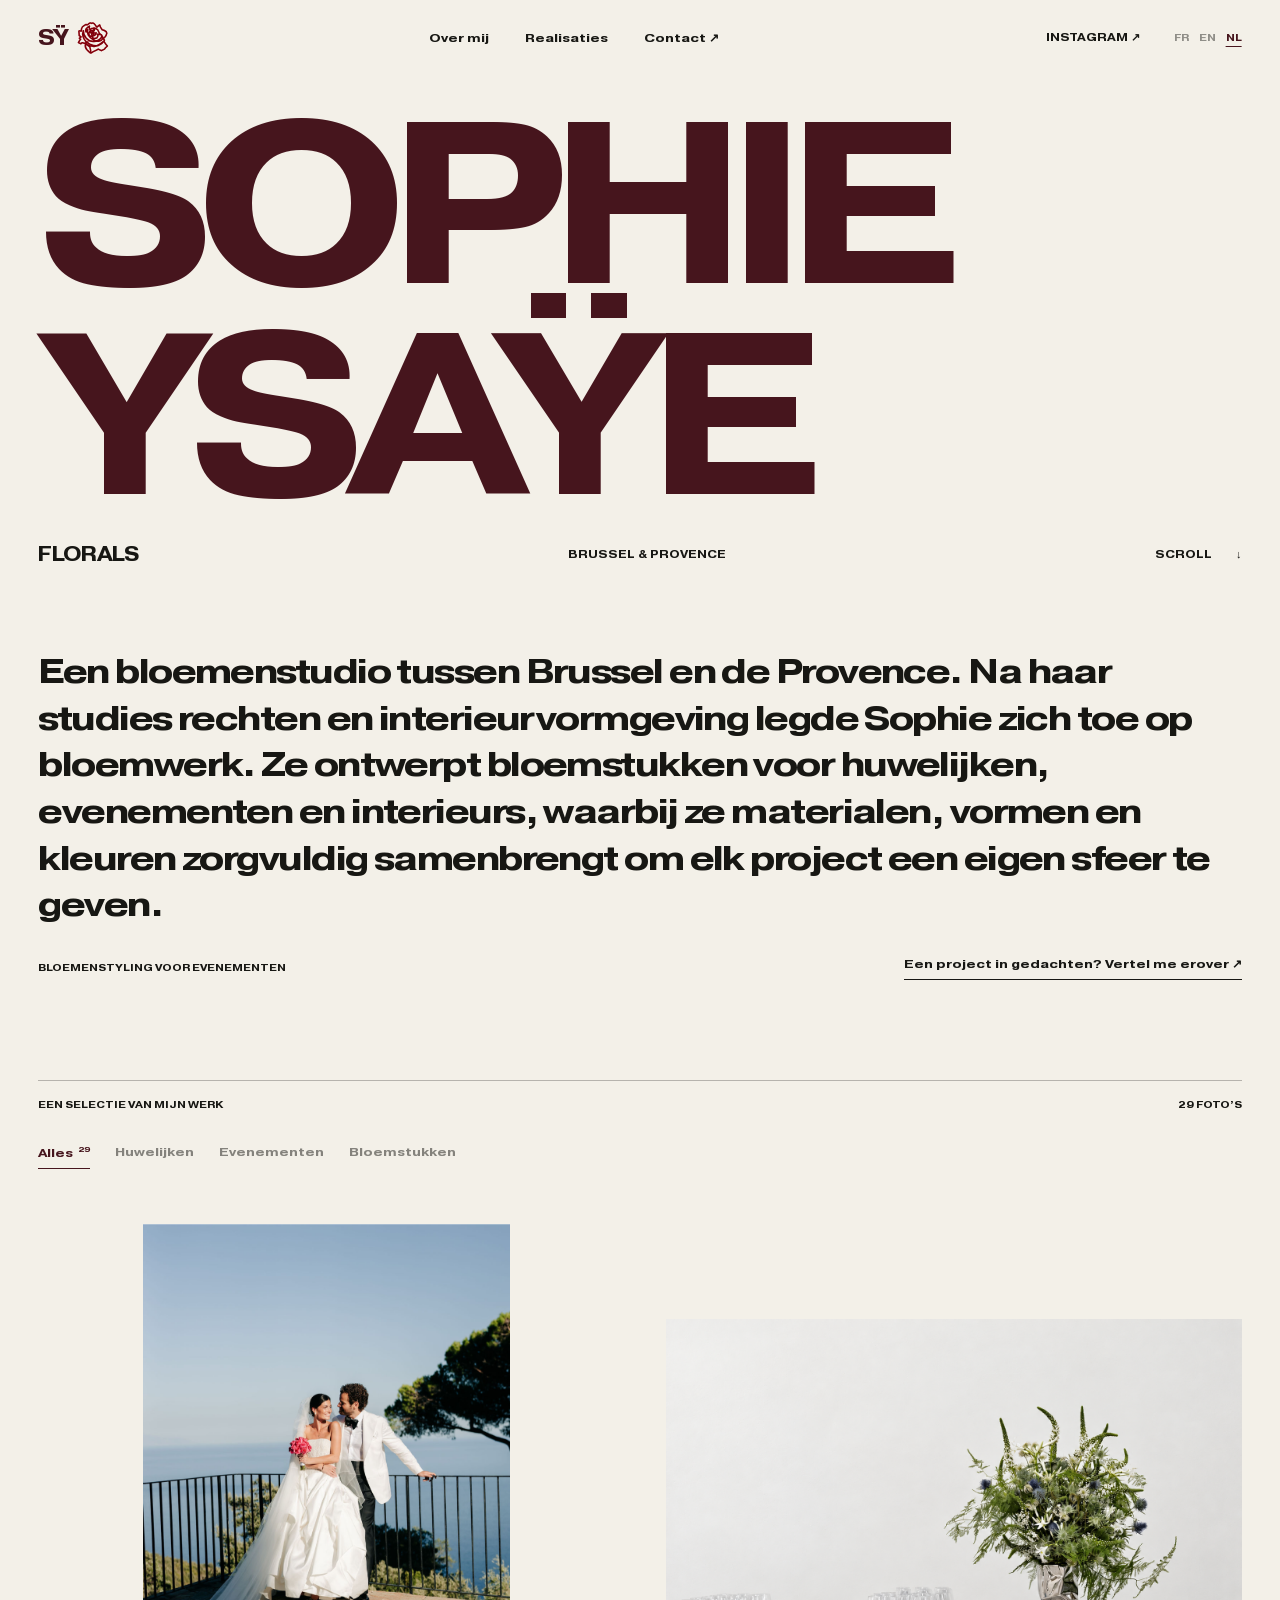
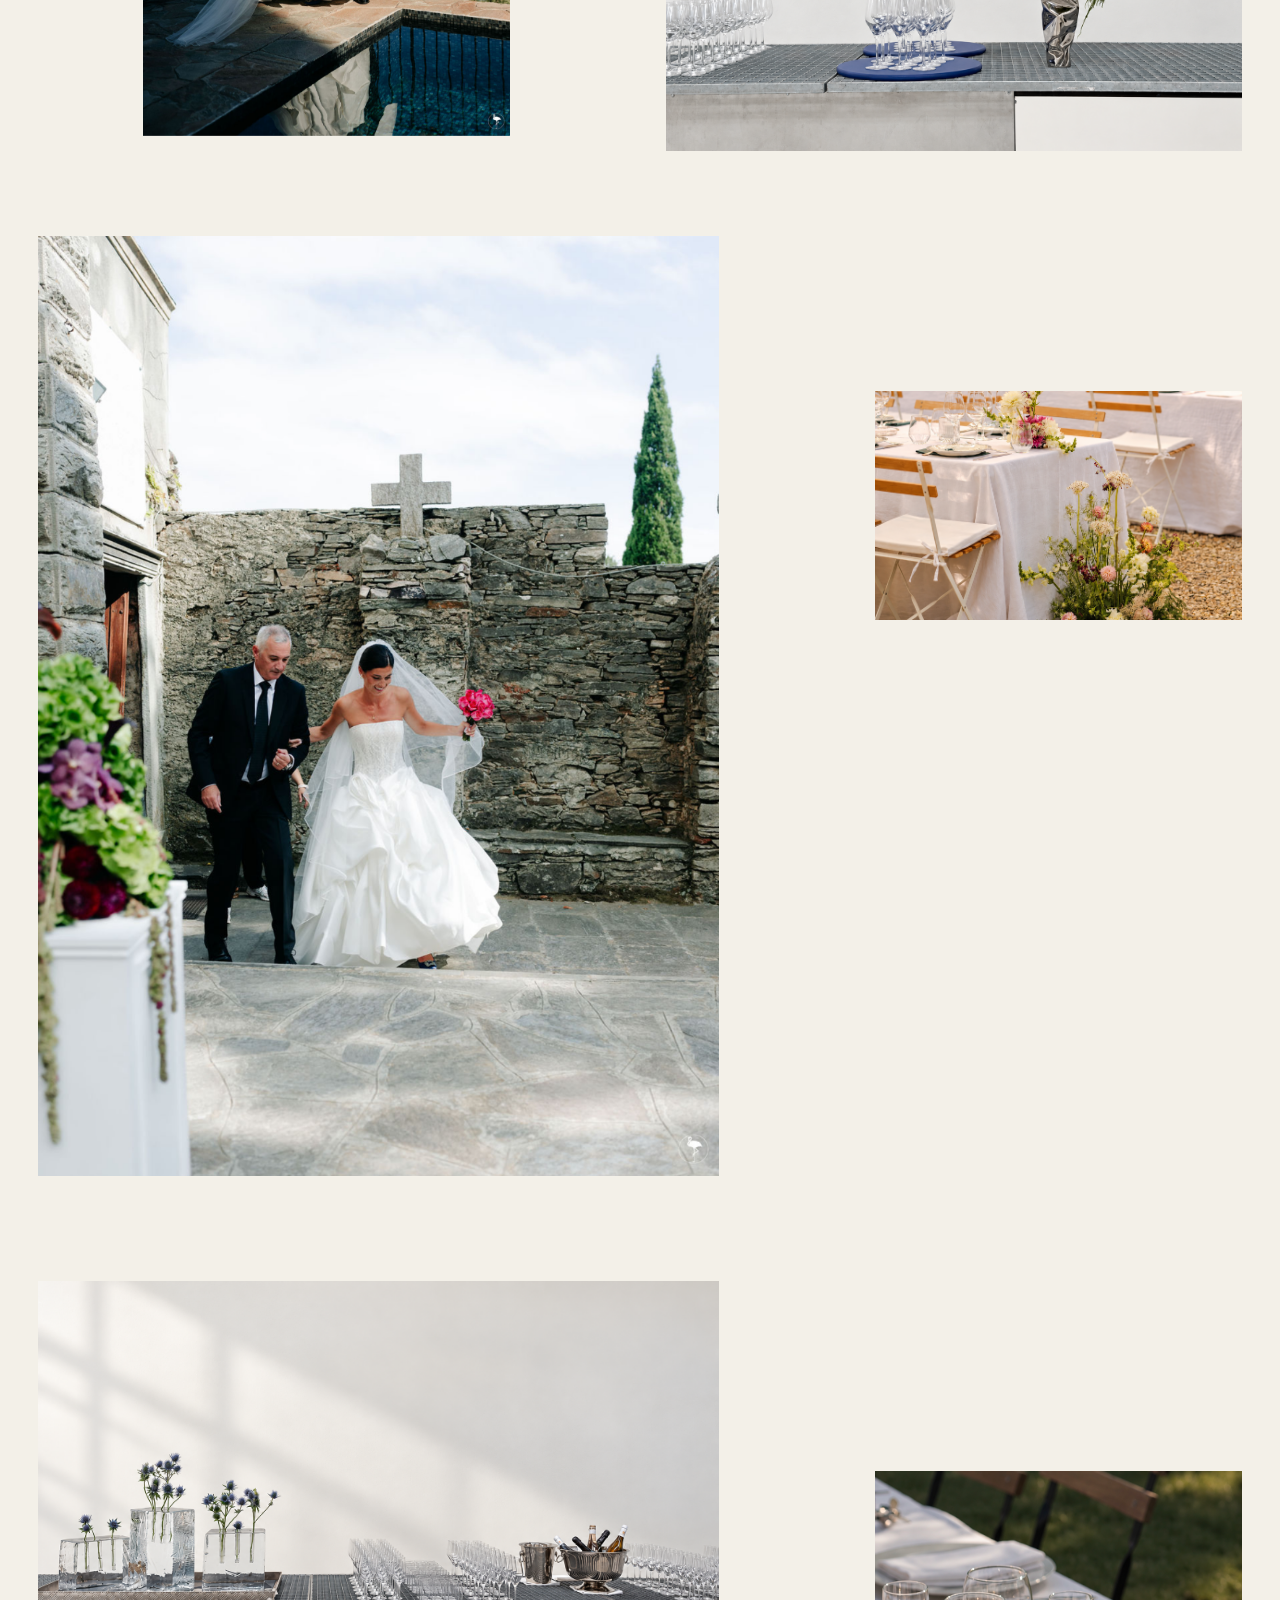
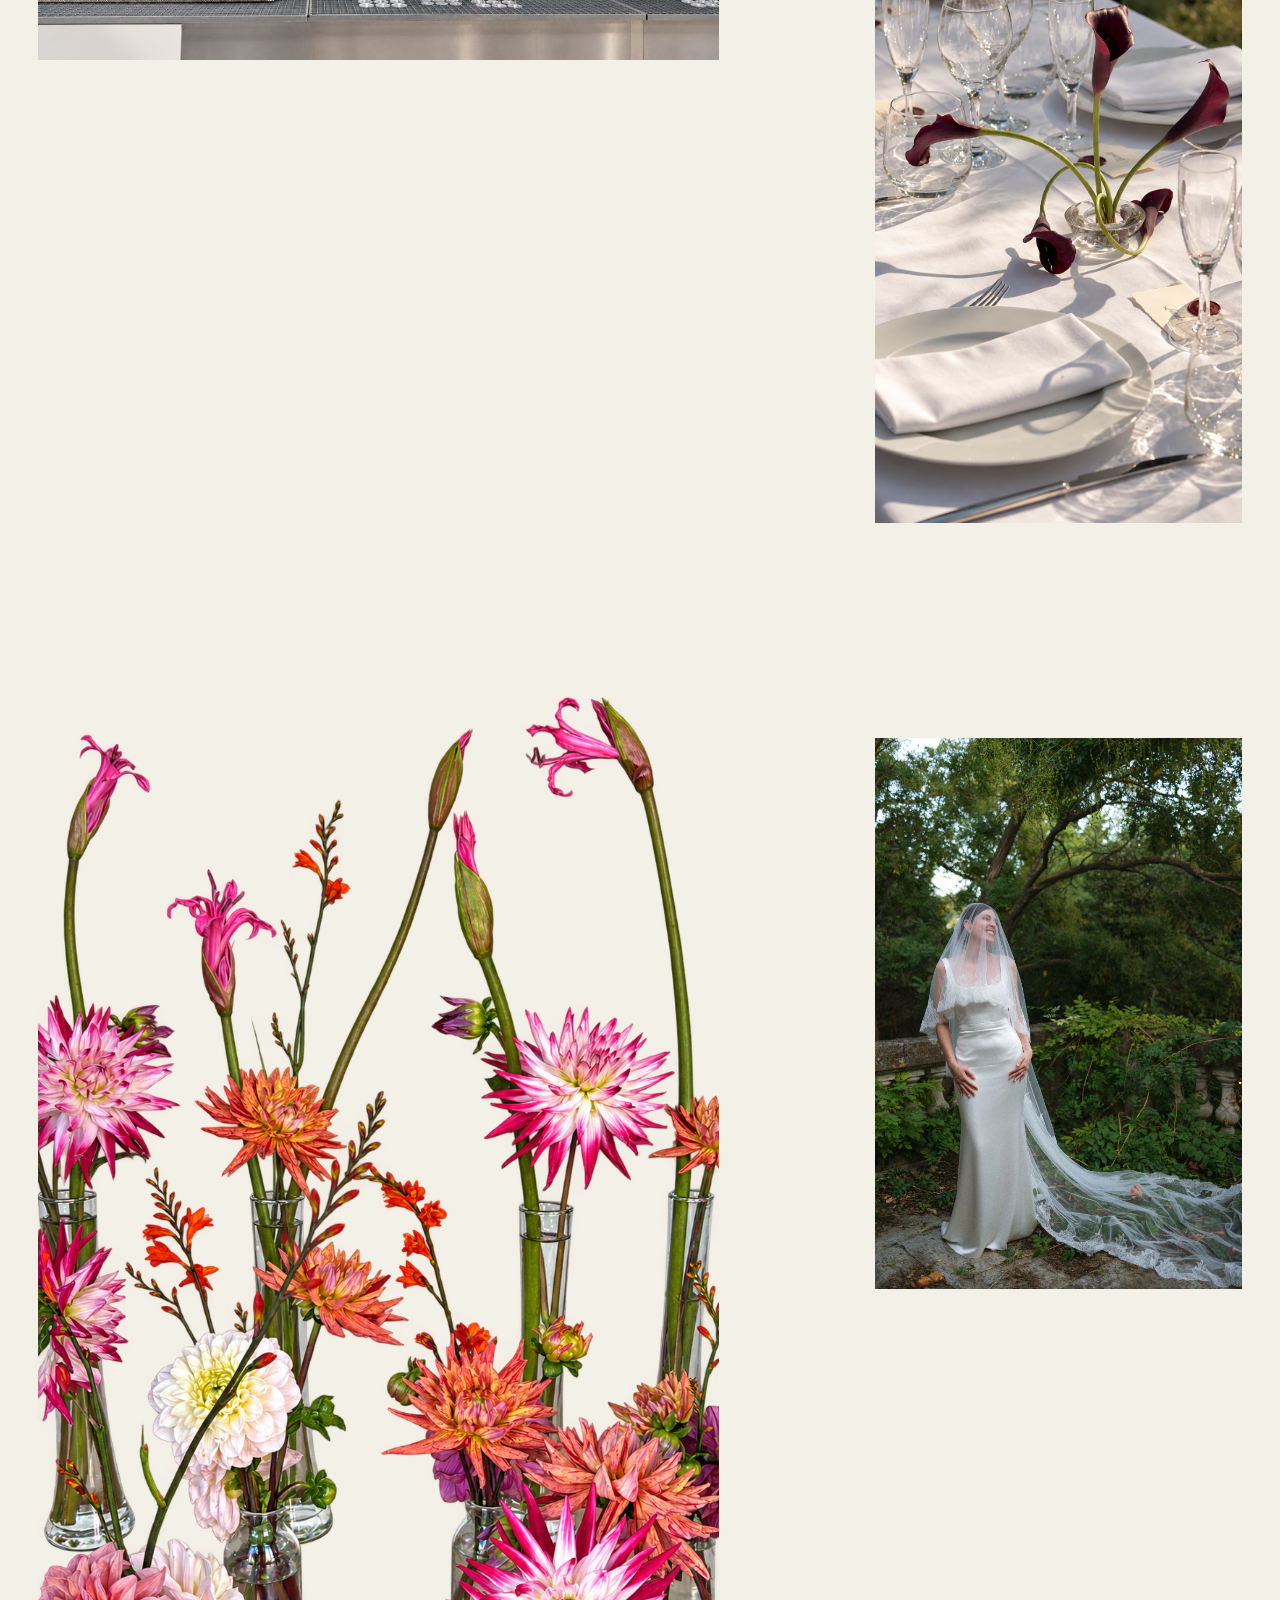
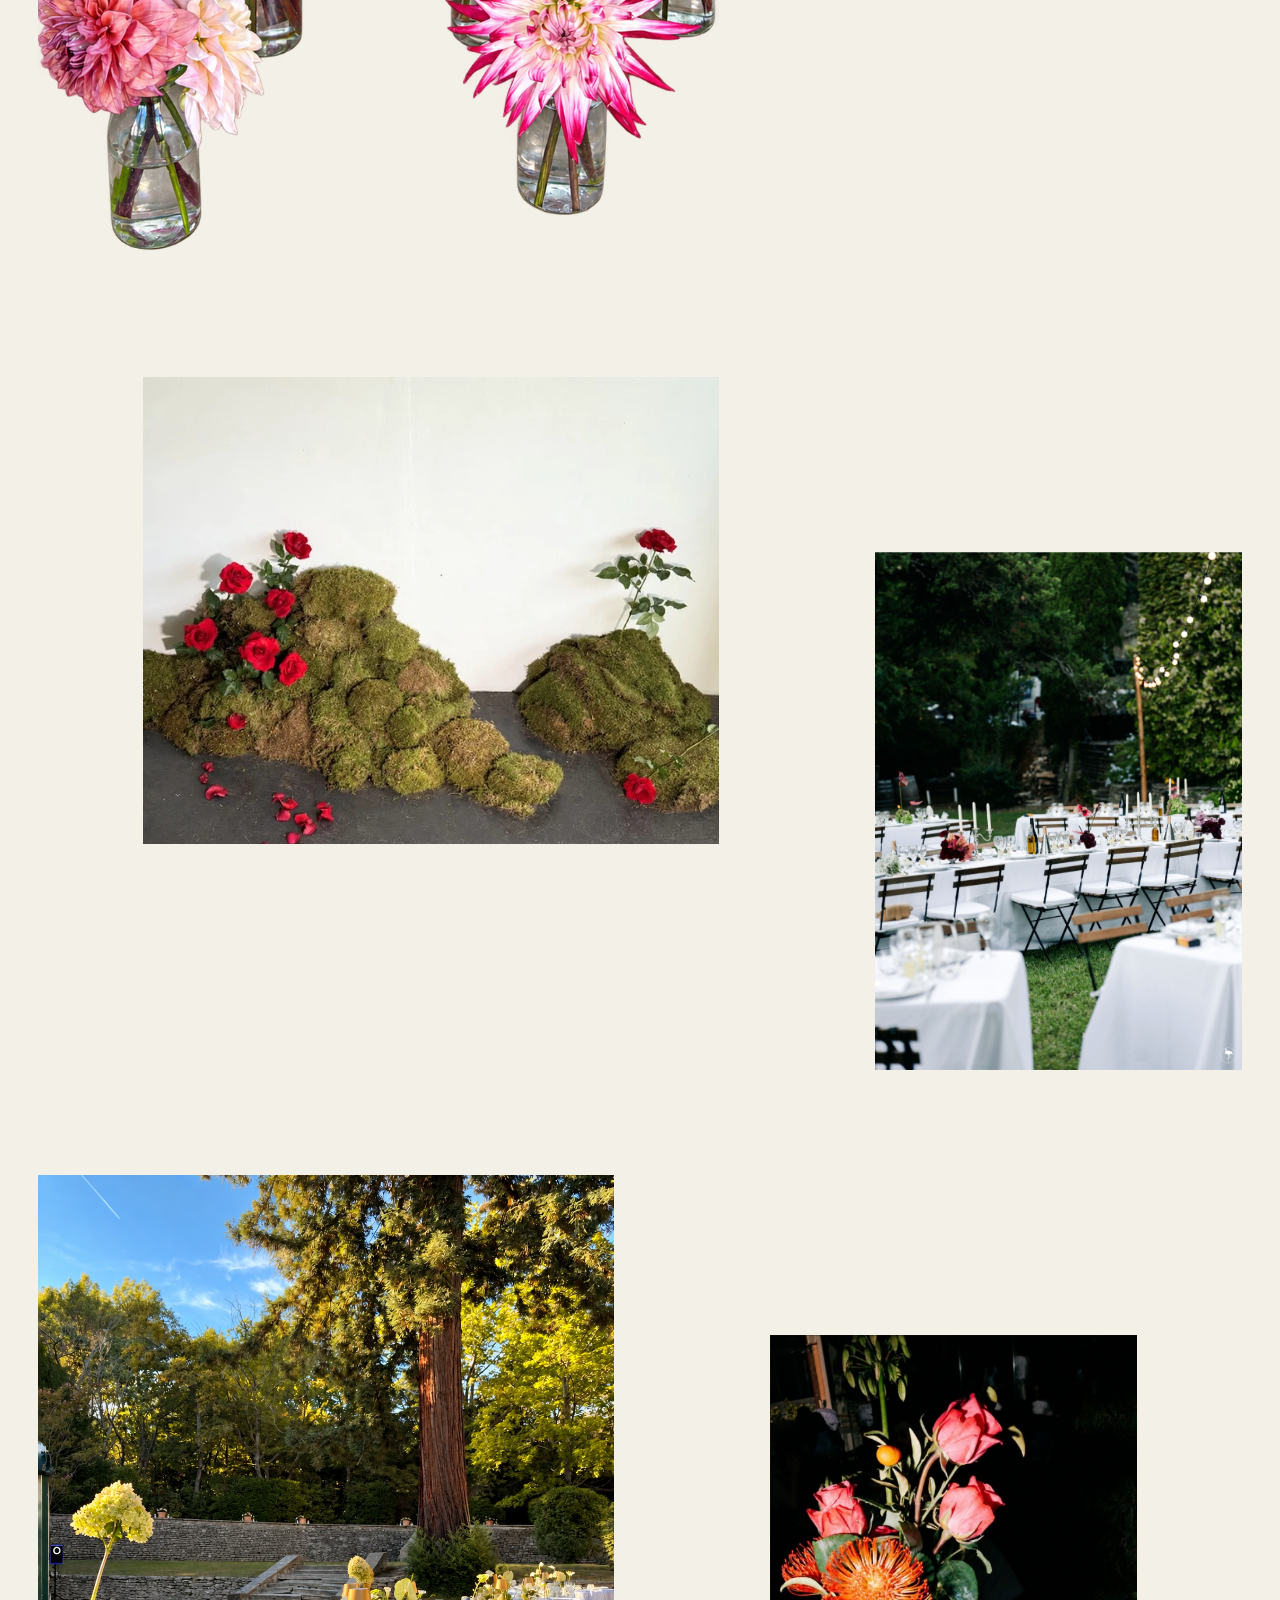
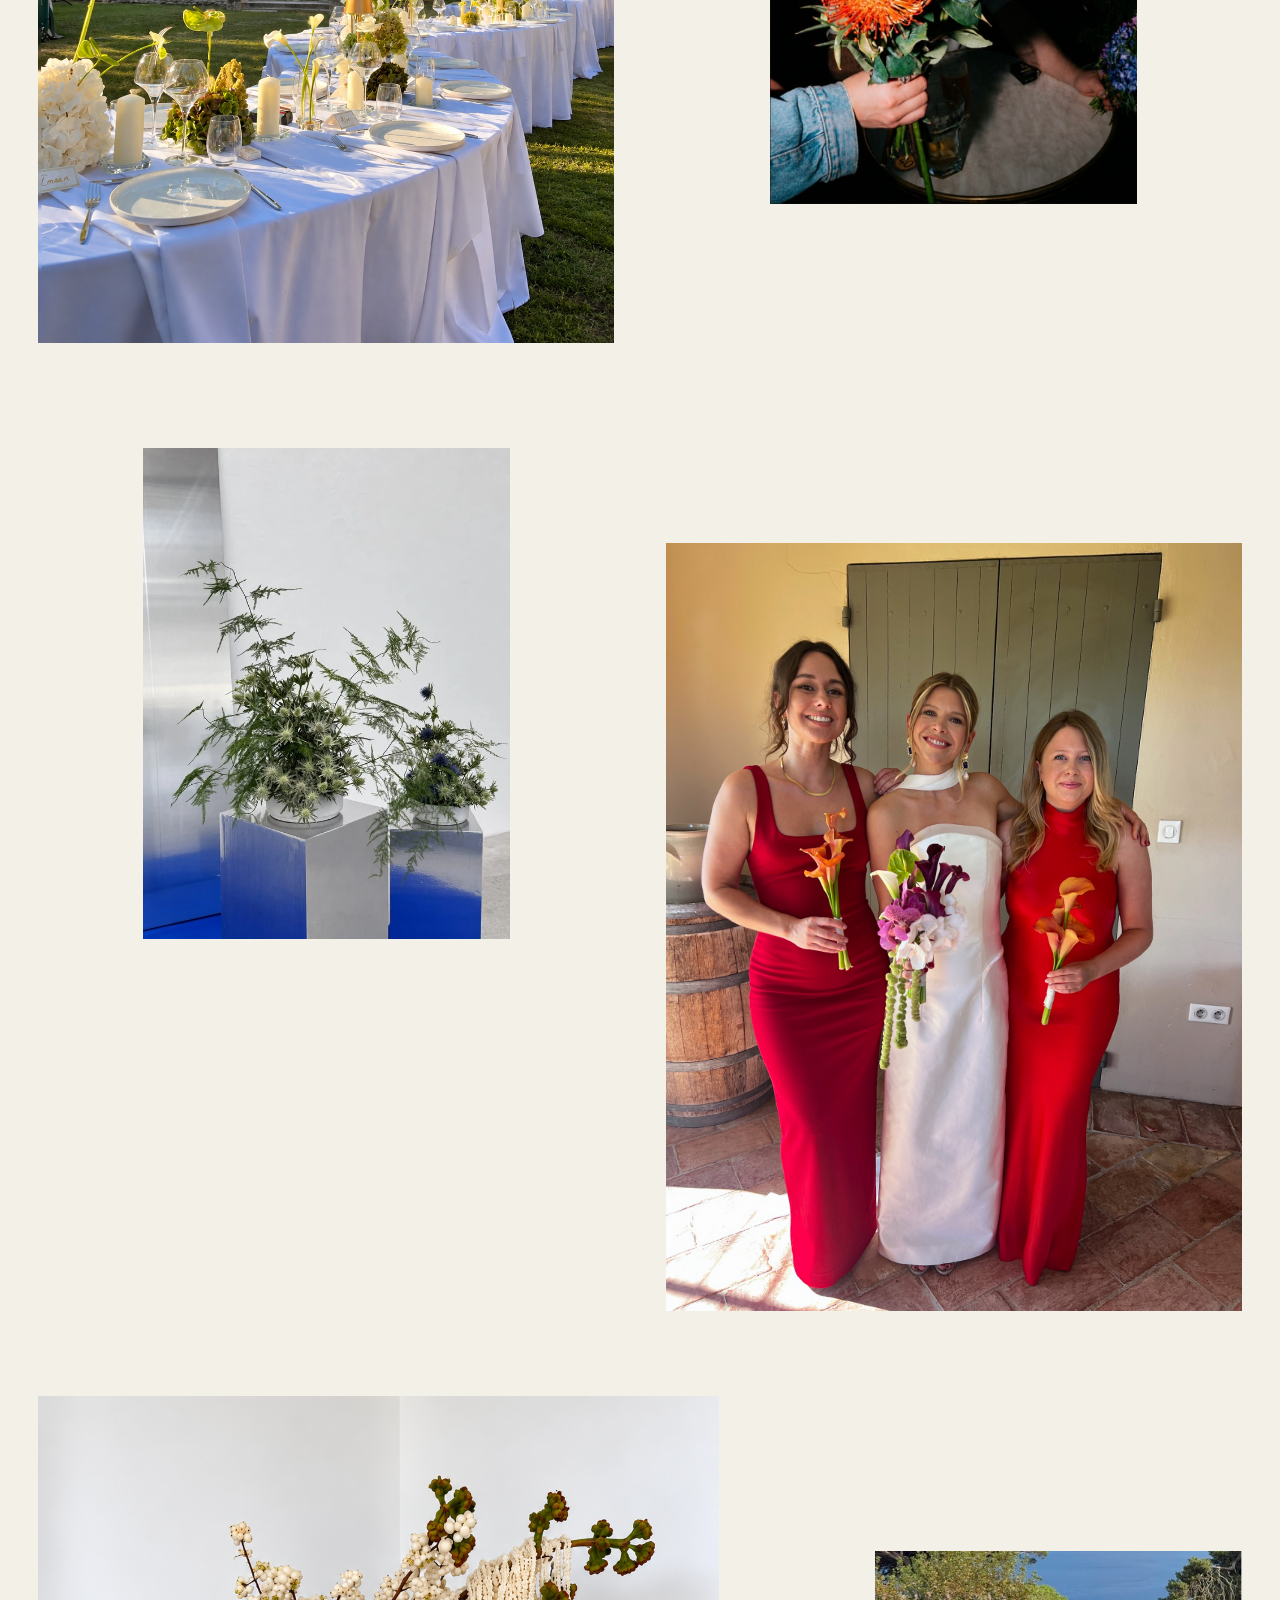
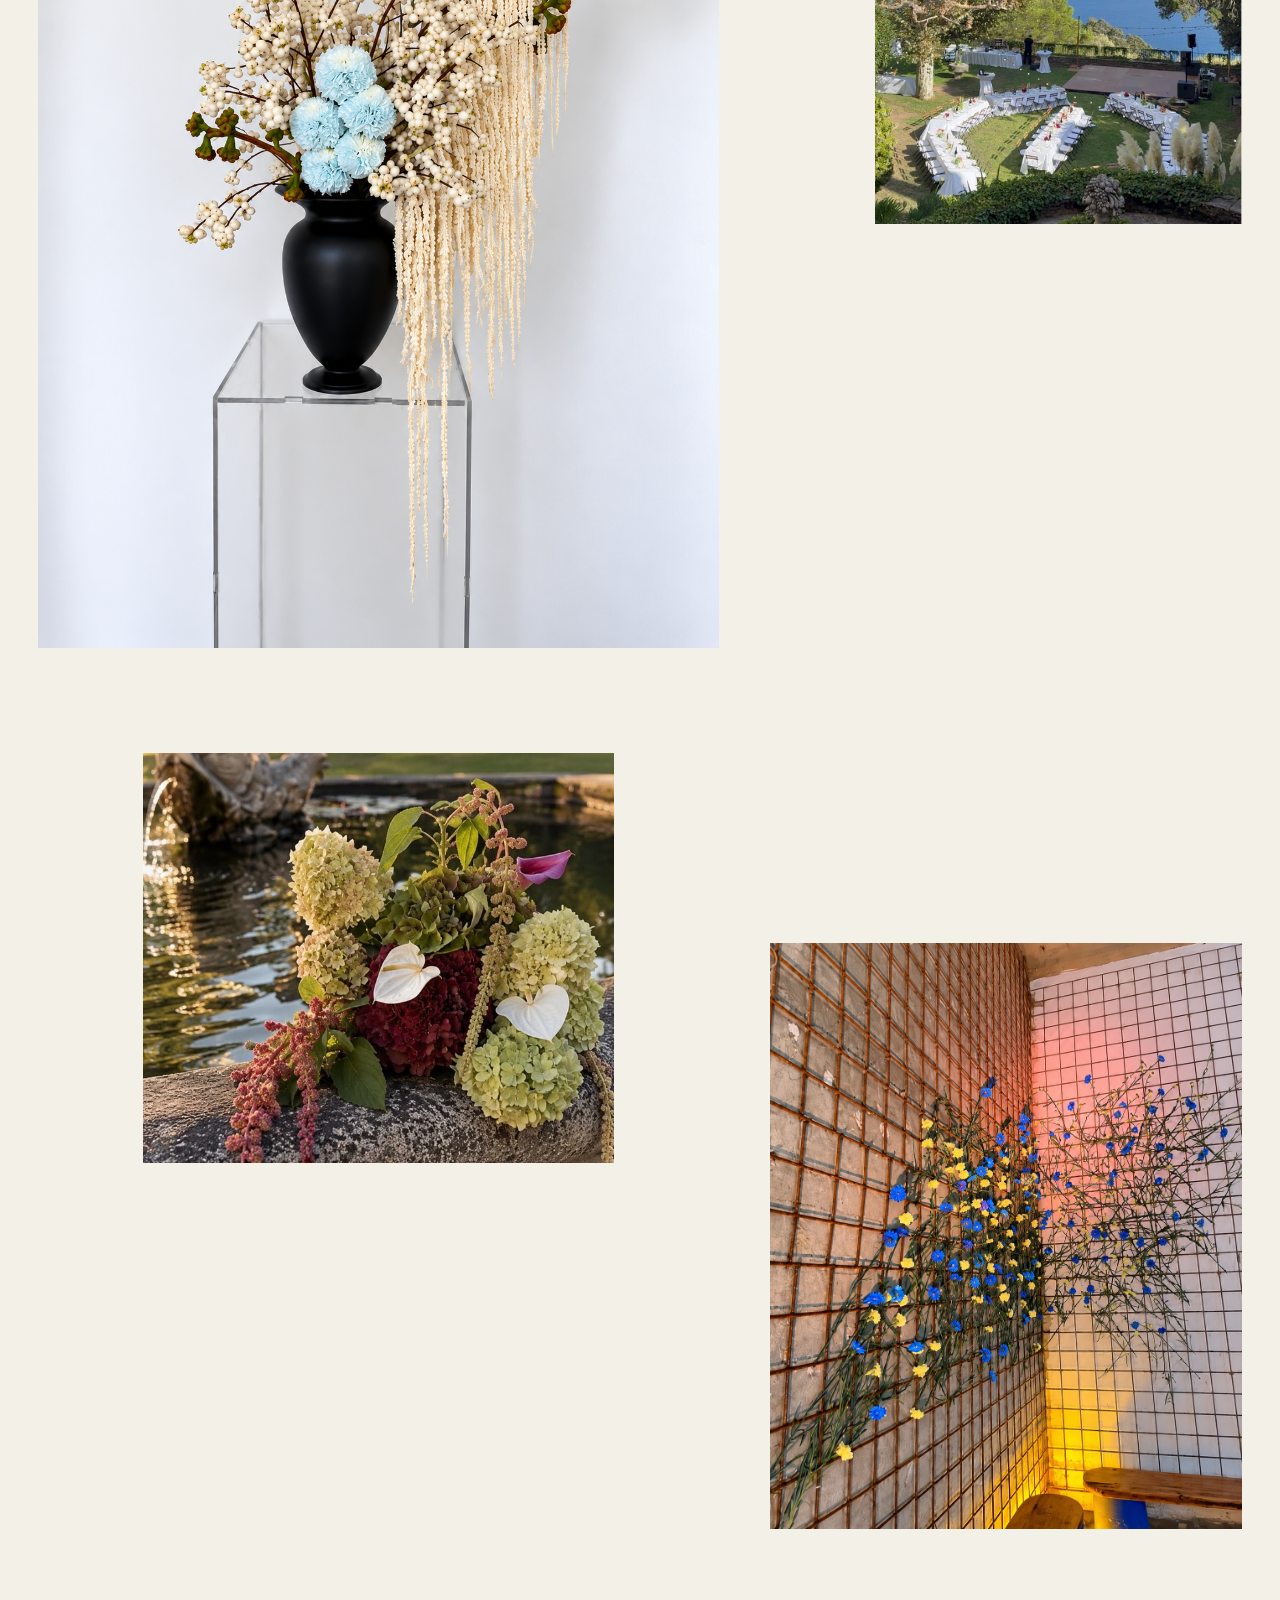
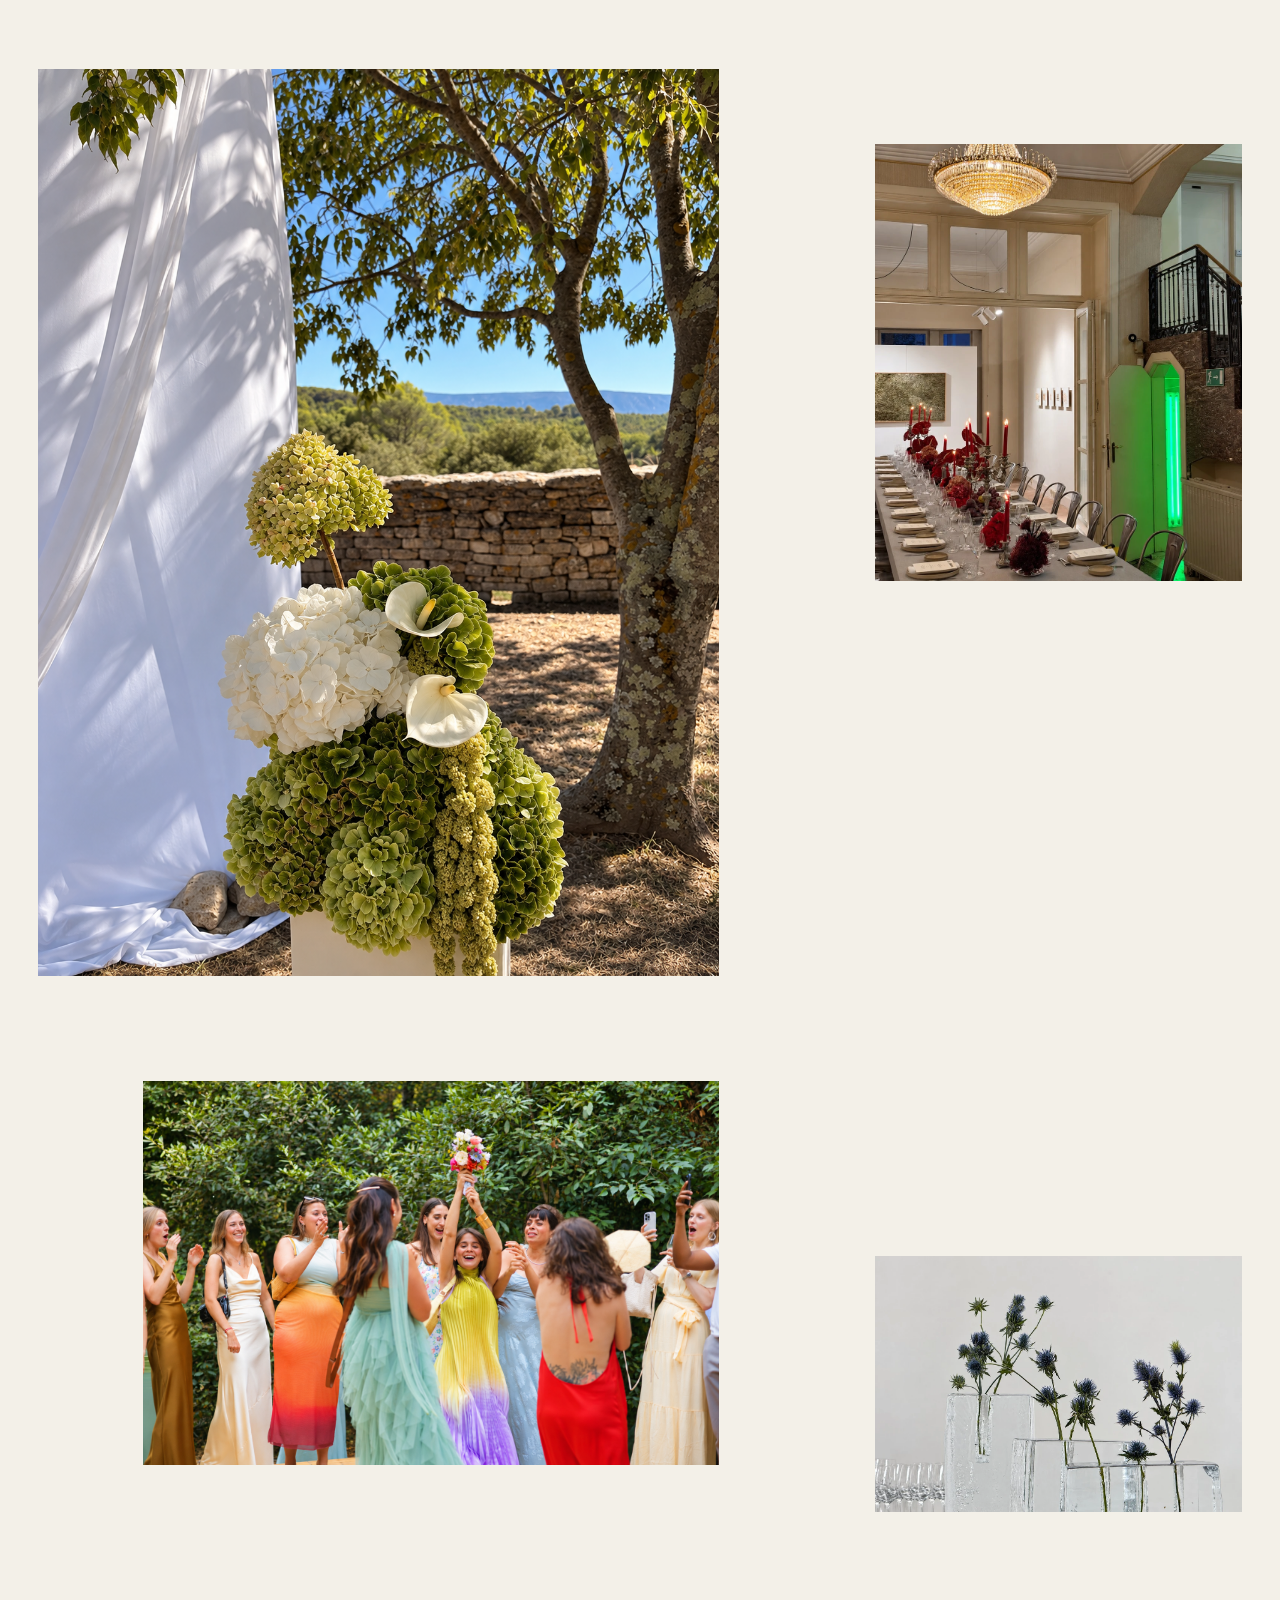
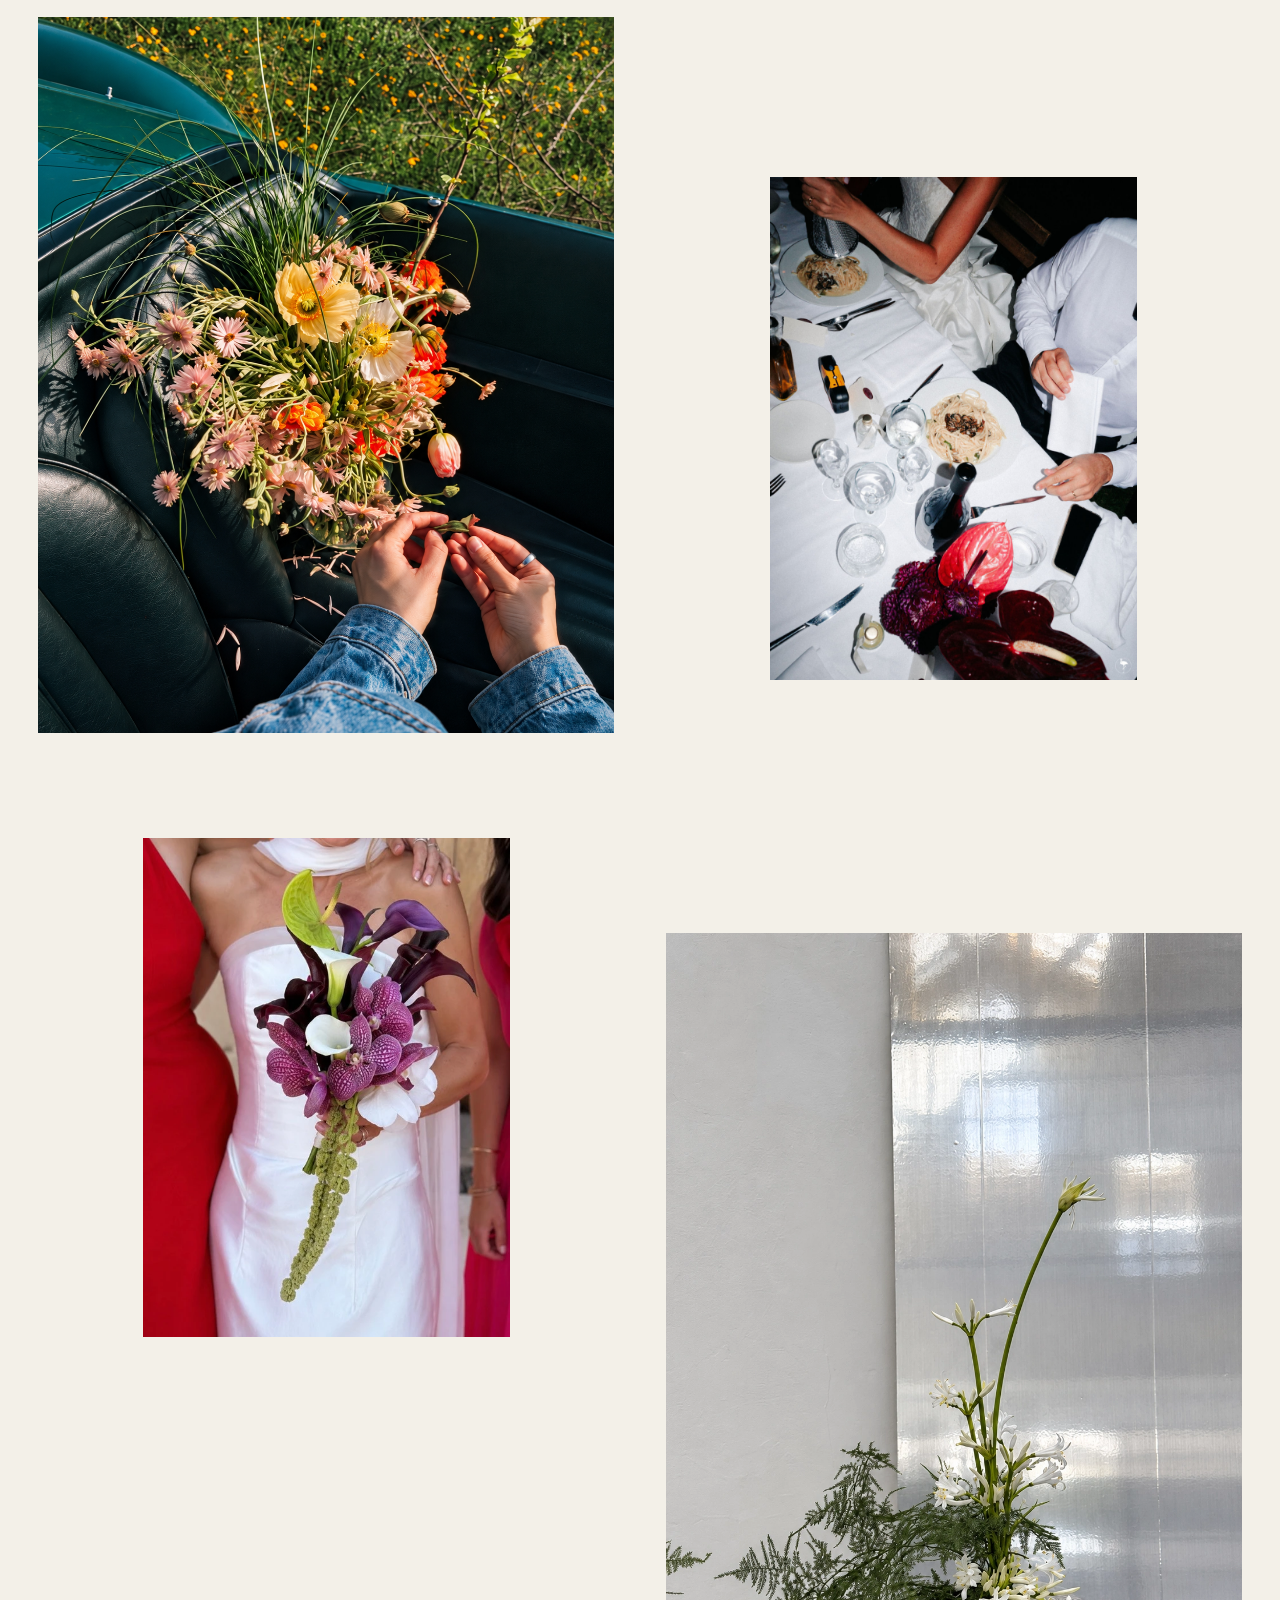
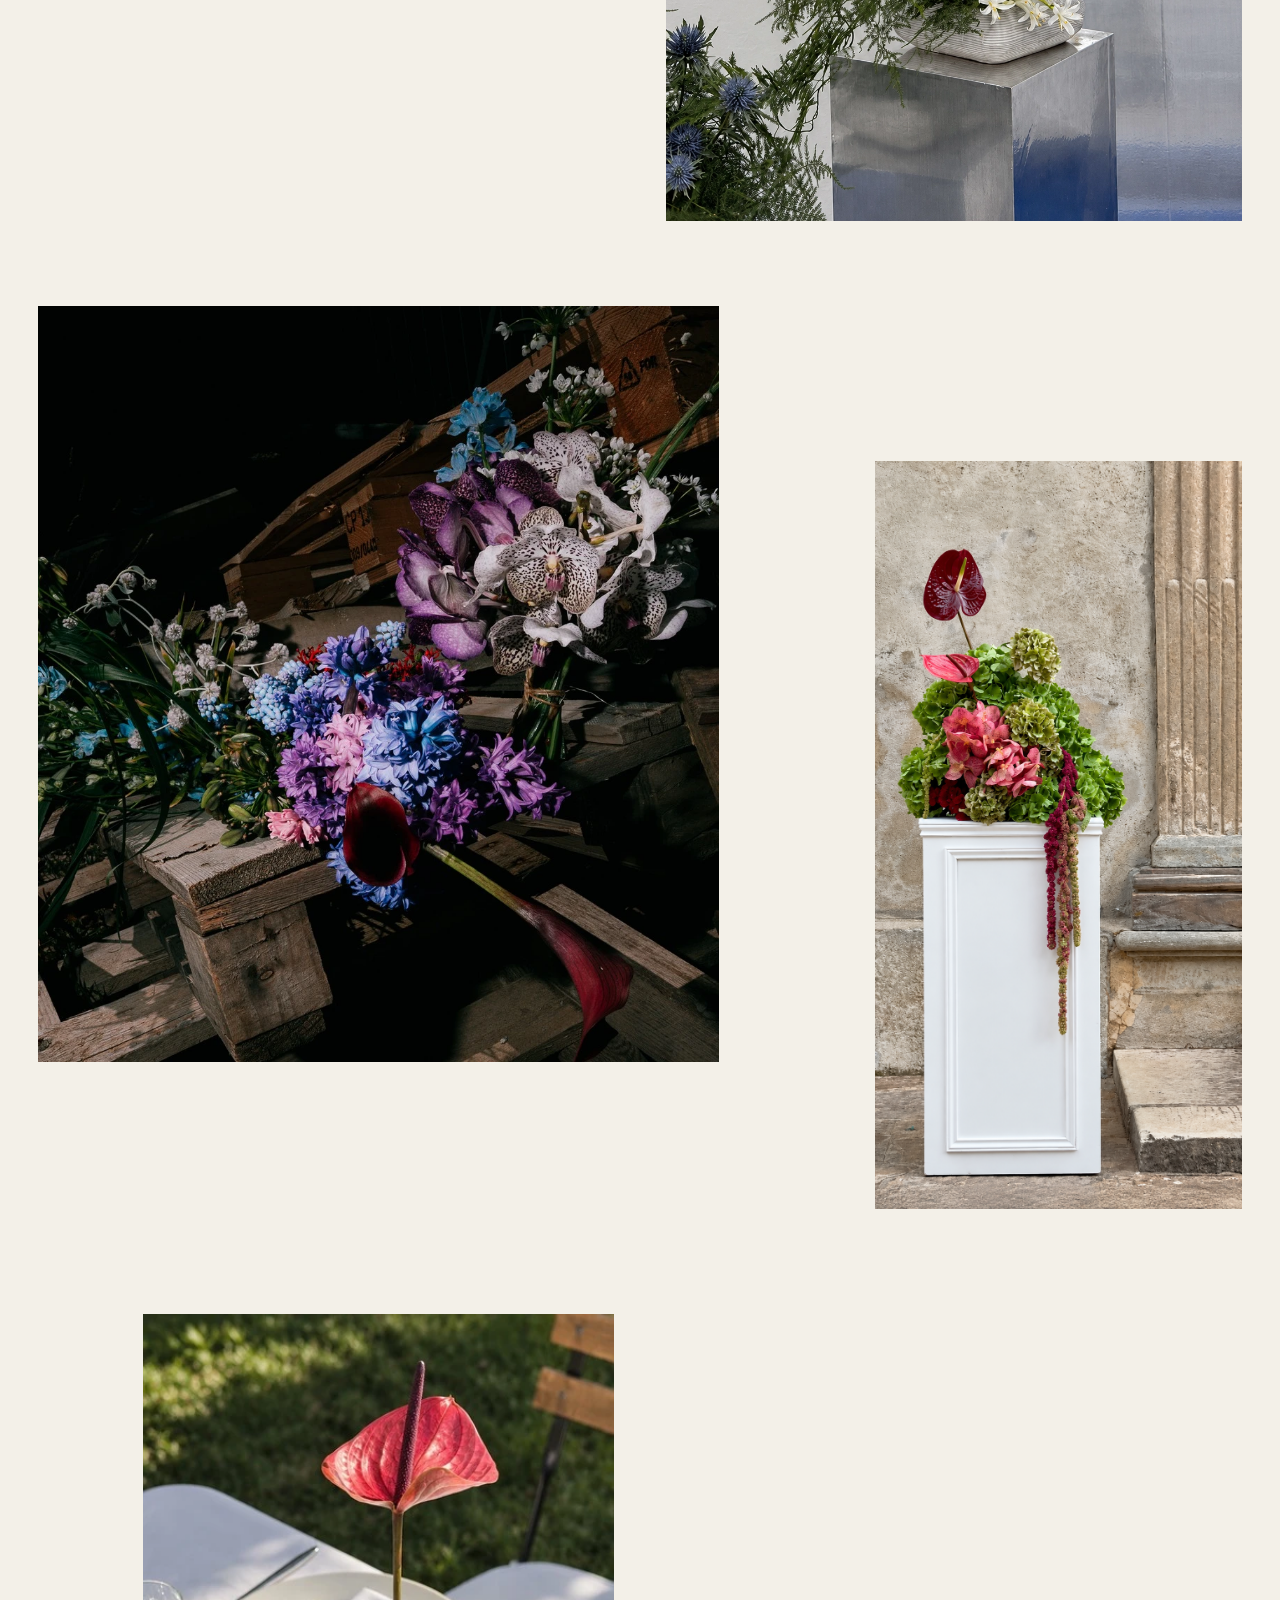
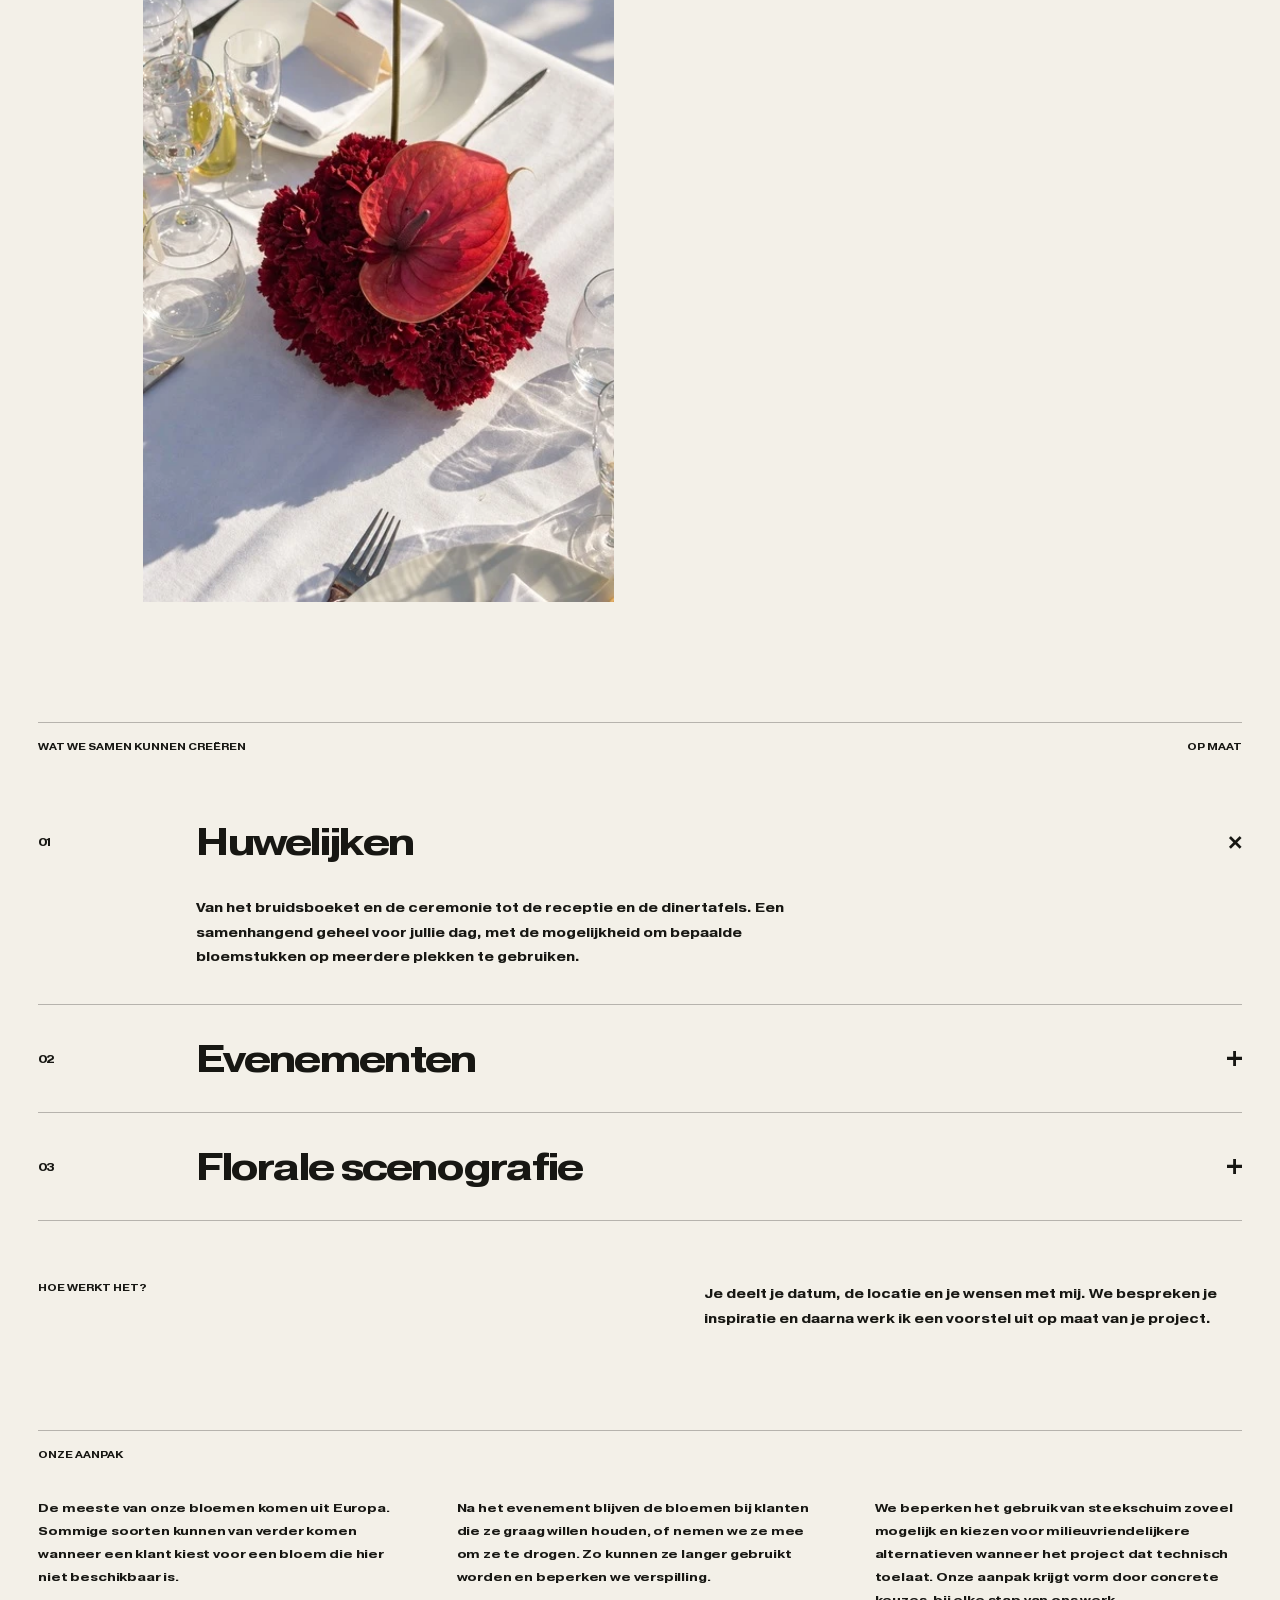
<file: nl/index.html>
<!doctype html>
<html lang="nl-BE" translate="no" class="notranslate">
<head>
<script src="../js/languages.js"></script>
<meta charset="UTF-8"><meta name="google" content="notranslate"><meta http-equiv="Content-Language" content="nl-BE"><meta name="site-version" content="20261025-static-languages-3"><meta name="viewport" content="width=device-width,initial-scale=1">
<title>Sophie Ysaÿe — Florals · Brussel &amp; Provence</title>
<meta name="description" content="Sophie Ysaÿe, bloemenstyliste voor huwelijken en evenementen. Bloemstukken en florale scenografie tussen Brussel en de Provence.">
<meta name="theme-color" content="#F3F0E8"><meta name="robots" content="noindex,nofollow">
<meta property="og:title" content="Sophie Ysaÿe — Florals"><meta property="og:description" content="Huwelijken, evenementen en bloemstukken. Brussel &amp; Provence.">
<link rel="icon" href="../favicon.svg" type="image/svg+xml">
<link rel="preload" href="../assets/pragmatica-extended-bold.woff2" as="font" type="font/woff2">
<link rel="stylesheet" href="../css/style.css"><script src="../js/app.js" defer></script>
<link rel="alternate" hreflang="fr" href="../francais.html"><link rel="alternate" hreflang="en" href="../english.html"><link rel="alternate" hreflang="nl-BE" href="../nederlands-belgie.html"><link rel="alternate" hreflang="x-default" href="../index.html">
</head>
<body translate="no">
<a class="skip-link" href="#main">Naar de inhoud</a>
<header class="header">
<a href="#top" class="mini-logo" aria-label="Sophie Ysaÿe, startpagina">SŸ<svg class="rose-mark rose-glitter" viewbox="15 5 520 535" fill="none" stroke-linecap="round" stroke-linejoin="round" aria-hidden="true" focusable="false"><defs><path id="signature-rose-path" d="M 238,524 C 215,518 199,487 178,474 C 154,452 143,409 148,380 C 155,359 171,344 190,339 C 159,361 121,365 95,351 L 73,369 L 31,350 C 45,325 53,307 69,294 L 46,277 L 76,255 L 45,233 L 39,156 C 54,147 66,157 82,155 C 78,130 82,110 96,91 C 114,75 130,57 153,48 L 185,49 C 203,35 214,18 233,20 L 254,29 L 274,20 C 298,23 310,53 328,76 L 339,91 L 387,54 C 392,94 410,111 429,134 C 456,140 476,149 495,166 L 506,192 C 501,221 490,251 467,265 L 444,277 L 466,310 L 459,333 C 476,359 492,382 516,406 L 484,435 L 467,458 L 415,485 L 363,457 C 336,474 307,488 279,500 C 264,508 255,521 238,524 C 239,486 233,454 223,425 C 210,406 183,399 166,379 C 207,399 250,413 291,414 C 348,407 408,366 452,328 C 436,360 398,384 363,397 C 318,410 270,396 223,375 C 170,349 124,297 109,246 C 99,214 102,179 114,151 C 112,198 129,242 162,277 C 192,311 245,333 288,332 C 337,330 382,308 410,273 C 421,255 424,237 415,219 C 435,242 444,264 434,290 C 424,311 397,324 373,327 C 338,333 311,320 283,302 C 242,281 211,252 195,221 C 178,191 177,158 188,130 C 174,139 164,153 159,170 C 147,144 151,122 173,105 C 187,94 202,84 216,74 C 208,98 213,121 226,138 C 238,117 253,107 275,109 C 295,99 312,107 327,119 C 349,125 365,149 371,170 C 377,188 387,202 402,212 C 386,215 368,211 350,208 C 362,229 359,250 344,265 C 324,280 308,285 287,279 C 271,272 265,253 265,238 C 248,246 230,244 216,232 C 201,215 201,194 212,175 C 220,158 239,150 258,149 C 275,145 290,138 294,126 C 305,141 294,157 280,165 C 262,175 242,178 222,176 C 241,187 263,184 281,176 C 290,193 312,192 329,187 C 328,207 314,225 294,232 C 277,240 259,232 254,218 C 249,205 259,194 273,195 C 285,196 289,207 282,215"><lineargradient id="rose-metallic" x1="0" y1="0" x2="1" y2=".8"><stop offset="0" stop-color="#760008"><stop offset=".15" stop-color="#d70016"><stop offset=".27" stop-color="#ff342b"><stop offset=".31" stop-color="#ffb2a0"><stop offset=".36" stop-color="#bd0012"><stop offset=".54" stop-color="#f20a20"><stop offset=".66" stop-color="#8e000e"><stop offset=".73" stop-color="#ff5545"><stop offset=".76" stop-color="#ffd0b8"><stop offset=".80" stop-color="#e00019"><stop offset="1" stop-color="#89000d"></lineargradient><mask id="rose-glitter-mask"><use href="#signature-rose-path" stroke="white" stroke-width="23"></mask></defs><use href="#signature-rose-path" stroke="#80000b" stroke-width="25"><use href="#signature-rose-path" stroke="url(#rose-metallic)" stroke-width="20"><g class="rose-flecks" mask="url(#rose-glitter-mask)" stroke="none"><circle cx="346.0" cy="372.7" r="5.7" fill="#ff6458"><circle cx="61.6" cy="144.7" r="4.2" fill="#ef1830"><circle cx="209.3" cy="430.6" r="3.0" fill="#ff6458"><circle cx="268.1" cy="51.4" r="5.5" fill="#ffb6a5"><circle cx="327.3" cy="231.9" r="3.8" fill="#ffb6a5"><circle cx="350.5" cy="521.3" r="2.4" fill="#ffb6a5"><circle cx="150.2" cy="327.3" r="3.5" fill="#ff6458"><circle cx="373.6" cy="282.4" r="2.7" fill="#ffb6a5"><circle cx="397.2" cy="479.8" r="5.1" fill="#ffb6a5"><circle cx="408.9" cy="285.5" r="3.0" fill="#ff6458"><circle cx="156.2" cy="523.6" r="3.0" fill="#ffb6a5"><circle cx="248.8" cy="92.1" r="5.4" fill="#ffb6a5"><circle cx="57.2" cy="523.3" r="5.4" fill="#ffb6a5"><circle cx="199.6" cy="199.1" r="5.1" fill="#ff6458"><circle cx="264.1" cy="463.2" r="2.6" fill="#ff6458"><circle cx="109.1" cy="404.9" r="4.1" fill="#ffb6a5"><circle cx="190.6" cy="404.5" r="3.7" fill="#ffb6a5"><circle cx="174.5" cy="421.1" r="4.8" fill="#ffb6a5"><circle cx="173.4" cy="251.4" r="4.1" fill="#ffb6a5"><circle cx="473.9" cy="125.5" r="5.0" fill="#ffb6a5"><circle cx="26.9" cy="44.3" r="5.1" fill="#ef1830"><circle cx="371.3" cy="451.1" r="2.5" fill="#ffb6a5"><circle cx="228.3" cy="249.9" r="2.4" fill="#ef1830"><circle cx="392.4" cy="331.7" r="3.2" fill="#ff6458"><circle cx="515.1" cy="395.7" r="5.2" fill="#ffb6a5"><circle cx="195.7" cy="521.5" r="3.0" fill="#ffb6a5"><circle cx="170.8" cy="85.0" r="4.0" fill="#ffb6a5"><circle cx="75.7" cy="318.4" r="5.3" fill="#ffb6a5"><circle cx="351.2" cy="97.3" r="4.2" fill="#ff6458"><circle cx="436.4" cy="238.0" r="3.4" fill="#ff6458"><circle cx="277.1" cy="428.3" r="4.8" fill="#ef1830"><circle cx="517.8" cy="367.8" r="5.5" fill="#ffb6a5"><circle cx="257.3" cy="328.9" r="4.8" fill="#ff6458"><circle cx="239.7" cy="171.1" r="2.8" fill="#ffb6a5"><circle cx="465.2" cy="205.9" r="3.1" fill="#ffb6a5"><circle cx="117.8" cy="241.5" r="2.6" fill="#ffb6a5"><circle cx="322.9" cy="128.2" r="5.6" fill="#ff6458"><circle cx="71.7" cy="320.2" r="5.7" fill="#ffb6a5"><circle cx="206.0" cy="338.8" r="3.1" fill="#ff6458"><circle cx="105.1" cy="193.3" r="4.2" fill="#ef1830"><circle cx="474.7" cy="506.1" r="4.0" fill="#ffb6a5"><circle cx="146.2" cy="52.5" r="5.0" fill="#ffb6a5"><circle cx="370.0" cy="337.3" r="2.6" fill="#ffb6a5"><circle cx="294.5" cy="243.4" r="4.6" fill="#ff6458"><circle cx="177.0" cy="307.5" r="4.1" fill="#ef1830"><circle cx="380.5" cy="506.6" r="3.7" fill="#ef1830"><circle cx="333.1" cy="483.0" r="4.1" fill="#ef1830"><circle cx="393.0" cy="495.6" r="5.1" fill="#ff6458"><circle cx="329.4" cy="348.5" r="5.7" fill="#ff6458"><circle cx="135.3" cy="193.1" r="3.4" fill="#ef1830"><circle cx="343.1" cy="404.8" r="4.1" fill="#ffb6a5"><circle cx="154.6" cy="439.8" r="2.8" fill="#ffb6a5"><circle cx="289.3" cy="404.1" r="3.9" fill="#ff6458"><circle cx="413.2" cy="489.1" r="2.8" fill="#ff6458"><circle cx="172.4" cy="417.6" r="4.3" fill="#ffb6a5"><circle cx="517.7" cy="489.5" r="3.3" fill="#ffb6a5"><circle cx="441.7" cy="343.8" r="5.0" fill="#ffb6a5"><circle cx="67.2" cy="139.6" r="5.1" fill="#ef1830"><circle cx="364.2" cy="91.6" r="4.9" fill="#ffb6a5"><circle cx="392.4" cy="27.5" r="4.2" fill="#ffb6a5"><circle cx="193.0" cy="16.5" r="4.5" fill="#ffb6a5"><circle cx="209.9" cy="357.8" r="2.8" fill="#ff6458"><circle cx="112.3" cy="300.7" r="4.1" fill="#ffb6a5"><circle cx="209.3" cy="314.1" r="4.1" fill="#ff6458"><circle cx="187.6" cy="187.2" r="3.4" fill="#ff6458"><circle cx="317.6" cy="147.0" r="5.0" fill="#ffb6a5"><circle cx="290.0" cy="48.2" r="4.6" fill="#ffb6a5"><circle cx="219.2" cy="340.9" r="5.7" fill="#ffb6a5"><circle cx="512.3" cy="236.8" r="5.3" fill="#ffb6a5"><circle cx="86.0" cy="480.8" r="3.9" fill="#ff6458"><circle cx="407.3" cy="87.5" r="3.4" fill="#ffb6a5"><circle cx="189.3" cy="106.4" r="3.5" fill="#ffb6a5"><circle cx="474.1" cy="454.9" r="4.1" fill="#ffb6a5"><circle cx="39.0" cy="280.2" r="2.5" fill="#ffb6a5"><circle cx="344.1" cy="108.8" r="4.1" fill="#ffb6a5"><circle cx="480.5" cy="25.9" r="4.7" fill="#ffb6a5"><circle cx="462.2" cy="453.9" r="4.3" fill="#ffb6a5"><circle cx="291.3" cy="302.6" r="3.5" fill="#ef1830"><circle cx="299.7" cy="15.8" r="3.3" fill="#ffb6a5"><circle cx="35.6" cy="99.1" r="4.7" fill="#ffb6a5"><circle cx="53.4" cy="383.0" r="5.7" fill="#ffb6a5"><circle cx="451.2" cy="37.1" r="4.3" fill="#ff6458"><circle cx="332.7" cy="460.0" r="2.8" fill="#ffb6a5"><circle cx="120.6" cy="401.0" r="5.7" fill="#ffb6a5"><circle cx="488.1" cy="113.1" r="4.5" fill="#ffb6a5"><circle cx="104.0" cy="396.9" r="4.8" fill="#ef1830"><circle cx="141.1" cy="171.2" r="4.0" fill="#ffb6a5"><circle cx="49.5" cy="208.8" r="4.4" fill="#ff6458"><circle cx="72.3" cy="158.2" r="4.2" fill="#ff6458"><circle cx="368.9" cy="483.7" r="5.2" fill="#ef1830"><circle cx="252.0" cy="301.7" r="4.0" fill="#ffb6a5"><circle cx="134.0" cy="89.1" r="3.4" fill="#ffb6a5"><circle cx="339.6" cy="237.8" r="4.1" fill="#ffb6a5"><circle cx="448.3" cy="520.4" r="4.3" fill="#ffb6a5"><circle cx="493.6" cy="390.2" r="5.1" fill="#ffb6a5"><circle cx="266.0" cy="408.3" r="3.3" fill="#ff6458"><circle cx="163.8" cy="385.0" r="5.7" fill="#ffb6a5"><circle cx="359.2" cy="363.6" r="3.8" fill="#ffb6a5"><circle cx="251.0" cy="141.9" r="5.3" fill="#ffb6a5"><circle cx="132.0" cy="37.9" r="5.2" fill="#ffb6a5"><circle cx="289.3" cy="373.2" r="5.1" fill="#ef1830"><circle cx="304.7" cy="335.5" r="3.4" fill="#ffb6a5"><circle cx="491.0" cy="484.6" r="3.2" fill="#ffb6a5"><circle cx="392.8" cy="65.1" r="3.6" fill="#ff6458"><circle cx="212.2" cy="48.2" r="4.0" fill="#ff6458"><circle cx="426.1" cy="396.1" r="4.1" fill="#ffb6a5"><circle cx="52.9" cy="484.0" r="2.9" fill="#ffb6a5"><circle cx="234.0" cy="405.9" r="3.2" fill="#ef1830"><circle cx="214.7" cy="256.7" r="4.7" fill="#ffb6a5"><circle cx="407.2" cy="278.5" r="5.2" fill="#ef1830"><circle cx="361.4" cy="381.3" r="5.0" fill="#ffb6a5"><circle cx="32.7" cy="161.5" r="5.0" fill="#ff6458"><circle cx="425.8" cy="133.1" r="2.8" fill="#ffb6a5"><circle cx="388.0" cy="185.0" r="2.8" fill="#ffb6a5"><circle cx="249.7" cy="424.8" r="2.9" fill="#ff6458"><circle cx="26.8" cy="321.0" r="5.0" fill="#ff6458"><circle cx="120.6" cy="57.2" r="2.6" fill="#ff6458"><circle cx="62.7" cy="110.3" r="4.7" fill="#ff6458"><circle cx="272.6" cy="166.8" r="2.6" fill="#ffb6a5"><circle cx="105.0" cy="68.3" r="5.4" fill="#ff6458"><circle cx="509.8" cy="34.1" r="2.5" fill="#ffb6a5"><circle cx="408.9" cy="179.2" r="3.4" fill="#ffb6a5"><circle cx="214.6" cy="258.7" r="3.6" fill="#ffb6a5"><circle cx="157.6" cy="221.2" r="3.7" fill="#ff6458"><circle cx="226.1" cy="520.2" r="4.8" fill="#ffb6a5"><circle cx="243.3" cy="137.5" r="5.3" fill="#ff6458"><circle cx="116.1" cy="73.9" r="4.8" fill="#ff6458"><circle cx="394.7" cy="48.7" r="3.6" fill="#ef1830"><circle cx="478.2" cy="413.8" r="5.7" fill="#ffb6a5"><circle cx="286.9" cy="510.7" r="3.1" fill="#ffb6a5"><circle cx="143.8" cy="468.4" r="4.2" fill="#ef1830"><circle cx="144.9" cy="242.3" r="5.3" fill="#ff6458"><circle cx="497.7" cy="271.4" r="2.9" fill="#ff6458"><circle cx="427.4" cy="97.7" r="2.8" fill="#ffb6a5"><circle cx="470.9" cy="326.2" r="3.2" fill="#ffb6a5"><circle cx="103.6" cy="264.6" r="4.2" fill="#ff6458"><circle cx="30.6" cy="29.7" r="3.4" fill="#ff6458"><circle cx="265.9" cy="382.7" r="3.4" fill="#ff6458"><circle cx="175.9" cy="408.2" r="3.3" fill="#ffb6a5"><circle cx="181.6" cy="470.3" r="5.7" fill="#ff6458"><circle cx="332.4" cy="360.9" r="5.5" fill="#ff6458"><circle cx="212.9" cy="337.8" r="4.0" fill="#ffb6a5"><circle cx="106.2" cy="419.8" r="4.3" fill="#ffb6a5"><circle cx="515.7" cy="17.7" r="2.5" fill="#ff6458"><circle cx="240.6" cy="118.8" r="5.3" fill="#ff6458"><circle cx="128.1" cy="98.9" r="2.7" fill="#ff6458"><circle cx="317.9" cy="493.6" r="4.8" fill="#ef1830"><circle cx="263.3" cy="76.7" r="4.0" fill="#ef1830"><circle cx="448.8" cy="322.6" r="3.2" fill="#ff6458"><circle cx="386.3" cy="450.2" r="4.9" fill="#ffb6a5"><circle cx="226.9" cy="418.9" r="3.8" fill="#ff6458"><circle cx="315.6" cy="292.7" r="2.8" fill="#ffb6a5"><circle cx="343.2" cy="350.2" r="4.8" fill="#ff6458"><circle cx="172.5" cy="446.8" r="4.7" fill="#ff6458"><circle cx="262.0" cy="495.2" r="2.7" fill="#ffb6a5"><circle cx="284.5" cy="233.3" r="2.8" fill="#ffb6a5"><circle cx="307.5" cy="320.8" r="3.9" fill="#ff6458"><circle cx="328.2" cy="289.7" r="3.7" fill="#ff6458"><circle cx="131.8" cy="175.2" r="5.2" fill="#ff6458"><circle cx="199.5" cy="98.3" r="2.6" fill="#ff6458"><circle cx="471.5" cy="280.7" r="3.5" fill="#ffb6a5"><circle cx="82.2" cy="466.5" r="4.3" fill="#ff6458"><circle cx="249.1" cy="172.0" r="4.9" fill="#ffb6a5"><circle cx="25.4" cy="343.4" r="3.4" fill="#ef1830"><circle cx="86.5" cy="46.6" r="2.9" fill="#ef1830"><circle cx="28.8" cy="247.5" r="5.0" fill="#ffb6a5"><circle cx="58.1" cy="97.2" r="3.8" fill="#ffb6a5"><circle cx="132.3" cy="49.2" r="3.2" fill="#ffb6a5"><circle cx="500.4" cy="28.8" r="5.7" fill="#ff6458"><circle cx="286.4" cy="146.3" r="3.2" fill="#ffb6a5"><circle cx="234.6" cy="22.2" r="2.8" fill="#ef1830"><circle cx="139.0" cy="402.5" r="4.1" fill="#ffb6a5"><circle cx="96.5" cy="98.9" r="5.2" fill="#ef1830"><circle cx="454.0" cy="268.0" r="4.2" fill="#ffb6a5"><circle cx="189.9" cy="291.2" r="4.4" fill="#ffb6a5"><circle cx="399.4" cy="198.5" r="4.9" fill="#ef1830"><circle cx="505.6" cy="44.3" r="3.0" fill="#ef1830"><circle cx="87.7" cy="424.1" r="3.4" fill="#ff6458"><circle cx="357.5" cy="76.2" r="2.6" fill="#ffb6a5"><circle cx="131.7" cy="85.1" r="2.5" fill="#ff6458"><circle cx="170.0" cy="266.8" r="4.3" fill="#ff6458"><circle cx="341.5" cy="406.4" r="5.2" fill="#ffb6a5"><circle cx="393.6" cy="177.6" r="4.4" fill="#ffb6a5"><circle cx="301.6" cy="423.4" r="4.7" fill="#ffb6a5"><circle cx="189.9" cy="198.8" r="4.2" fill="#ff6458"><circle cx="95.8" cy="367.5" r="5.2" fill="#ffb6a5"><circle cx="269.4" cy="134.6" r="5.0" fill="#ffb6a5"><circle cx="291.8" cy="66.3" r="4.7" fill="#ffb6a5"><circle cx="478.7" cy="321.8" r="2.8" fill="#ef1830"><circle cx="218.5" cy="378.3" r="3.0" fill="#ff6458"><circle cx="215.5" cy="456.2" r="4.4" fill="#ef1830"><circle cx="318.6" cy="303.6" r="2.6" fill="#ffb6a5"><circle cx="105.9" cy="148.0" r="3.9" fill="#ffb6a5"><circle cx="275.2" cy="123.4" r="3.9" fill="#ffb6a5"><circle cx="475.3" cy="226.9" r="4.5" fill="#ef1830"><circle cx="233.7" cy="153.9" r="3.1" fill="#ef1830"><circle cx="401.0" cy="269.3" r="4.0" fill="#ffb6a5"><circle cx="369.4" cy="364.0" r="2.7" fill="#ef1830"><circle cx="208.7" cy="417.0" r="3.5" fill="#ff6458"><circle cx="373.2" cy="193.6" r="2.6" fill="#ffb6a5"><circle cx="46.4" cy="418.0" r="4.6" fill="#ffb6a5"><circle cx="466.0" cy="20.1" r="5.3" fill="#ff6458"><circle cx="148.0" cy="333.2" r="4.7" fill="#ffb6a5"><circle cx="178.3" cy="420.9" r="2.6" fill="#ffb6a5"><circle cx="92.2" cy="193.3" r="5.3" fill="#ef1830"><circle cx="232.6" cy="101.7" r="2.6" fill="#ffb6a5"><circle cx="345.9" cy="230.4" r="3.7" fill="#ffb6a5"><circle cx="443.6" cy="248.9" r="4.9" fill="#ff6458"><circle cx="366.2" cy="97.4" r="2.9" fill="#ffb6a5"><circle cx="136.3" cy="434.1" r="4.1" fill="#ffb6a5"><circle cx="272.3" cy="84.0" r="4.5" fill="#ffb6a5"><circle cx="309.3" cy="88.5" r="5.2" fill="#ef1830"><circle cx="71.5" cy="449.5" r="4.6" fill="#ffb6a5"><circle cx="434.1" cy="507.4" r="3.0" fill="#ffb6a5"><circle cx="52.0" cy="483.0" r="5.4" fill="#ffb6a5"><circle cx="228.4" cy="96.5" r="2.9" fill="#ff6458"><circle cx="116.3" cy="284.7" r="2.8" fill="#ffb6a5"><circle cx="253.6" cy="165.1" r="5.7" fill="#ef1830"><circle cx="511.8" cy="283.1" r="3.1" fill="#ffb6a5"><circle cx="97.5" cy="289.4" r="5.0" fill="#ffb6a5"><circle cx="502.5" cy="126.0" r="5.4" fill="#ffb6a5"><circle cx="106.7" cy="193.0" r="3.6" fill="#ff6458"><circle cx="218.1" cy="380.6" r="5.3" fill="#ef1830"><circle cx="245.5" cy="253.1" r="2.6" fill="#ef1830"><circle cx="498.4" cy="135.6" r="3.7" fill="#ff6458"><circle cx="150.1" cy="373.5" r="2.7" fill="#ef1830"><circle cx="230.9" cy="329.1" r="3.9" fill="#ffb6a5"><circle cx="191.4" cy="181.8" r="3.1" fill="#ef1830"><circle cx="271.2" cy="232.9" r="4.0" fill="#ef1830"><circle cx="98.3" cy="488.1" r="4.3" fill="#ff6458"><circle cx="453.2" cy="215.2" r="5.1" fill="#ffb6a5"><circle cx="146.2" cy="311.0" r="3.0" fill="#ffb6a5"><circle cx="130.9" cy="23.9" r="3.9" fill="#ef1830"><circle cx="135.8" cy="178.4" r="3.5" fill="#ffb6a5"><circle cx="161.0" cy="46.4" r="4.9" fill="#ffb6a5"><circle cx="351.9" cy="522.9" r="4.6" fill="#ffb6a5"><circle cx="389.1" cy="521.8" r="4.4" fill="#ff6458"><circle cx="504.2" cy="436.5" r="4.4" fill="#ffb6a5"><circle cx="448.5" cy="154.6" r="5.4" fill="#ef1830"><circle cx="374.3" cy="243.7" r="3.9" fill="#ffb6a5"><circle cx="449.7" cy="256.8" r="3.9" fill="#ffb6a5"><circle cx="147.4" cy="241.8" r="2.7" fill="#ef1830"><circle cx="508.3" cy="492.6" r="4.2" fill="#ffb6a5"><circle cx="258.5" cy="267.1" r="4.0" fill="#ffb6a5"><circle cx="196.0" cy="184.9" r="4.9" fill="#ffb6a5"><circle cx="218.1" cy="158.1" r="4.8" fill="#ffb6a5"><circle cx="167.5" cy="228.6" r="4.8" fill="#ffb6a5"><circle cx="187.3" cy="215.8" r="3.4" fill="#ff6458"><circle cx="405.4" cy="441.4" r="4.9" fill="#ffb6a5"><circle cx="150.5" cy="244.5" r="3.0" fill="#ef1830"><circle cx="216.3" cy="453.1" r="3.2" fill="#ff6458"><circle cx="309.8" cy="491.9" r="4.2" fill="#ef1830"><circle cx="437.0" cy="389.6" r="4.0" fill="#ffb6a5"><circle cx="346.3" cy="343.7" r="3.1" fill="#ef1830"><circle cx="69.7" cy="90.5" r="5.4" fill="#ffb6a5"><circle cx="439.9" cy="220.3" r="5.8" fill="#ef1830"><circle cx="203.6" cy="20.7" r="3.5" fill="#ef1830"><circle cx="257.6" cy="285.5" r="5.3" fill="#ffb6a5"><circle cx="444.2" cy="339.5" r="3.7" fill="#ef1830"><circle cx="433.7" cy="358.3" r="2.7" fill="#ef1830"><circle cx="36.7" cy="166.3" r="4.4" fill="#ff6458"><circle cx="325.4" cy="247.2" r="5.6" fill="#ffb6a5"><circle cx="40.3" cy="139.2" r="2.5" fill="#ffb6a5"><circle cx="491.1" cy="127.3" r="3.0" fill="#ef1830"><circle cx="206.0" cy="296.8" r="3.0" fill="#ef1830"><circle cx="278.0" cy="167.6" r="3.9" fill="#ffb6a5"><circle cx="256.1" cy="139.5" r="5.2" fill="#ef1830"><circle cx="267.8" cy="479.0" r="3.6" fill="#ffb6a5"><circle cx="232.1" cy="218.1" r="2.5" fill="#ff6458"><circle cx="413.7" cy="426.4" r="4.9" fill="#ef1830"><circle cx="314.4" cy="340.3" r="4.4" fill="#ffb6a5"><circle cx="101.1" cy="219.1" r="2.5" fill="#ef1830"><circle cx="276.6" cy="102.5" r="5.7" fill="#ff6458"><circle cx="214.7" cy="288.0" r="4.1" fill="#ffb6a5"><circle cx="338.9" cy="160.4" r="3.3" fill="#ffb6a5"><circle cx="302.3" cy="249.0" r="3.5" fill="#ffb6a5"><circle cx="119.9" cy="181.1" r="3.9" fill="#ef1830"><circle cx="116.8" cy="497.2" r="5.6" fill="#ffb6a5"><circle cx="497.2" cy="65.1" r="3.5" fill="#ffb6a5"><circle cx="492.0" cy="471.0" r="5.6" fill="#ff6458"></g><use class="rose-shine" href="#signature-rose-path" stroke="#ffe4cc" stroke-width="4.5" stroke-dasharray="35 520"><path class="rose-glint glint-0" d="M226 23Q239 22 239 8Q240 23 252 23Q239 24 239 38Q238 23 226 23Z" stroke="none" fill="#ffb6a5"><path class="rose-glint glint-1" d="M481 167Q494 166 494 152Q495 167 507 167Q494 168 494 182Q493 167 481 167Z" stroke="none" fill="#ffb6a5"><path class="rose-glint glint-2" d="M96 246Q109 245 109 231Q110 246 122 246Q109 247 109 261Q108 246 96 246Z" stroke="none" fill="#ffb6a5"><path class="rose-glint glint-3" d="M269 215Q282 214 282 200Q283 215 295 215Q282 216 282 230Q281 215 269 215Z" stroke="none" fill="#ffb6a5"><path class="rose-glint glint-4" d="M228 514Q241 513 241 499Q242 514 254 514Q241 515 241 529Q240 514 228 514Z" stroke="none" fill="#ffb6a5"></svg></a>
<nav aria-label="Hoofdnavigatie"><a href="#apropos">Over mij</a><a href="#realisations">Realisaties</a><a href="#contact">Contact <span aria-hidden="true">↗</span></a></nav>
<div class="header-tools"><a class="instagram" href="https://www.instagram.com/sophieysaye_/" target="_blank" rel="noopener noreferrer">Instagram ↗</a><div class="languages" translate="no"><a class="language-link" href="../francais.html" title="Français" lang="fr" hreflang="fr">FR</a><a class="language-link" href="../english.html" title="English" lang="en" hreflang="en">EN</a><a class="language-link" href="../nederlands-belgie.html" title="Nederlands (België)" lang="nl-BE" hreflang="nl-BE" aria-current="page">NL</a></div></div>
</header>
<main id="main">
<section class="opening" id="top" aria-labelledby="brand-name">
<h1 id="brand-name"><span>SOPHIE</span><span>YSAŸE</span></h1>
<div class="brand-baseline"><span>FLORALS</span><span>BRUSSEL &amp; PROVENCE</span><a href="#realisations" aria-label="Ontdek mijn werk">SCROLL <span aria-hidden="true">↓</span></a></div>
<p class="introduction" id="apropos">Een bloemenstudio tussen Brussel en de Provence. Na haar studies rechten en interieurvormgeving legde Sophie zich toe op bloemwerk. Ze ontwerpt bloemstukken voor huwelijken, evenementen en interieurs, waarbij ze materialen, vormen en kleuren zorgvuldig samenbrengt om elk project een eigen sfeer te geven.</p>
<div class="intro-bottom"><span>BLOEMENSTYLING VOOR EVENEMENTEN</span><a class="text-link" href="#contact">Een project in gedachten? Vertel me erover ↗</a></div>
</section>
<section id="realisations" class="work-section" aria-labelledby="work-title">
<div class="section-bar"><h2 id="work-title">EEN SELECTIE VAN MIJN WERK</h2><span class="work-count" aria-live="polite">29 FOTO’S</span></div>
<div class="filters" role="group" aria-label="Filter de realisaties"><button type="button" data-filter="all" aria-pressed="true">Alles <sup>29</sup></button><button type="button" data-filter="mariages" aria-pressed="false">Huwelijken</button><button type="button" data-filter="evenements" aria-pressed="false">Evenementen</button><button type="button" data-filter="compositions" aria-pressed="false">Bloemstukken</button></div>
<div class="gallery">
<figure class="work work-1" data-category="mariages"><button class="image-button" data-title="Het bruidspaar bij het zwembad" data-ratio="0.716679360" type="button" aria-label="Vergroten: Het bruidspaar bij het zwembad"><span class="photo-frame" style="aspect-ratio:941/1313;background:transparent"><img src="../assets/gallery-20261027-17.png" width="941" height="2048" alt="Het bruidspaar met een roze boeket bij het zwembad met uitzicht op zee" style="width:100.00000000%;transform:translate(0.00000000%,-20.36132812%);--photo-light:1;--photo-contrast:1" fetchpriority="high"></span></button></figure>
<figure class="work work-2" data-category="evenements"><button class="image-button" data-title="Een botanische lijn" data-ratio="1.333333333" type="button" aria-label="Vergroten: Een botanische lijn"><span class="photo-frame" style="aspect-ratio:1448/1086;background:transparent"><img src="../assets/ligne-vegetale-natural-daylight-v2.png" width="1448" height="1086" alt="Bladgroen en witte bloemen op een grijze bar" style="width:100.00000000%;transform:translate(0.00000000%,0.00000000%);--photo-light:1;--photo-contrast:1" fetchpriority="high"></span></button></figure>
<figure class="work work-3" data-category="mariages"><button class="image-button" data-title="De intrede van de bruid" data-ratio="0.723846154" type="button" aria-label="Vergroten: De intrede van de bruid"><span class="photo-frame" style="aspect-ratio:941/1300;background:transparent"><img src="../assets/gallery-20261027-16.png" width="941" height="2048" alt="Bruid met een roze boeket voor een stenen kerk, naast een bloemstuk" style="width:100.00000000%;transform:translate(0.00000000%,-20.70312500%);--photo-light:1;--photo-contrast:1" loading="lazy"></span></button></figure>
<figure class="work work-4" data-category="mariages"><button class="image-button" data-title="Een ceremonie in de tuin" data-ratio="1.598790323" type="button" aria-label="Vergroten: Een ceremonie in de tuin"><span class="photo-frame" style="aspect-ratio:1586/992;background:transparent"><img src="../assets/ceremonie-jardin-sharp-v2.png" width="1586" height="992" alt="Lichte ceremoniebloemen aan de voet van een tafel met wit tafellinnen, buiten" style="width:100.00000000%;transform:translate(0.00000000%,0.00000000%);--photo-light:1;--photo-contrast:1" loading="lazy"></span></button></figure>
<figure class="work work-5" data-category="evenements"><button class="image-button" data-title="Bloemen aan de bar" data-ratio="1.794871795" type="button" aria-label="Vergroten: Bloemen aan de bar"><span class="photo-frame" style="aspect-ratio:1680/936;background:transparent"><img src="../assets/fleurs-au-bar-daylight-v2.png" width="1680" height="936" alt="Minimalistische bloemenstyling in metalen vazen op een grijze bar" style="width:100.00000000%;transform:translate(0.00000000%,0.00000000%);--photo-light:1;--photo-contrast:1" loading="lazy"></span></button></figure>
<figure class="work work-6" data-category="mariages"><button class="image-button" data-title="Calla’s in de zon" data-ratio="0.562799043" type="button" aria-label="Vergroten: Calla’s in de zon"><span class="photo-frame" style="aspect-ratio:941/1672;background:transparent"><img src="../assets/gallery-20261027-04.png" width="941" height="1672" alt="Bordeauxrode calla’s in een transparante vaas op een zonnige tafel" style="width:100.00000000%;transform:translate(0.00000000%,0.00000000%);--photo-light:1;--photo-contrast:1" loading="lazy"></span></button></figure>
<figure class="work work-7" data-category="compositions"><button class="image-button" data-title="Dahlia’s in beweging" data-ratio="0.562799043" type="button" aria-label="Vergroten: Dahlia’s in beweging"><span class="photo-frame" style="aspect-ratio:941/1672;background:#F3F0E8"><img src="../assets/dahlias-precise-cutout-v4.png" width="941" height="1672" alt="Roze en oranje dahlia’s op lange stelen in verschillende vazen" style="width:100.00000000%;transform:translate(0.00000000%,0.00000000%);--photo-light:1;--photo-contrast:1" loading="lazy"></span></button></figure>
<figure class="work work-8" data-category="mariages"><button class="image-button" data-title="De sluier en de bloemen" data-ratio="0.666503906" type="button" aria-label="Vergroten: De sluier en de bloemen"><span class="photo-frame" style="aspect-ratio:1365/2048;background:transparent"><img src="../assets/gallery-20261027-07.jpeg" width="1365" height="2048" alt="Bruid met een wit boeket in een groene tuin" style="width:100.00000000%;transform:translate(0.00000000%,0.00000000%);--photo-light:1.04;--photo-contrast:1" loading="lazy"></span></button></figure>
<figure class="work work-9" data-category="compositions"><button class="image-button" data-title="Een landschap van mos" data-ratio="1.235294118" type="button" aria-label="Vergroten: Een landschap van mos"><span class="photo-frame" style="aspect-ratio:693/561;background:transparent"><img src="../assets/sculpture-mousse.webp" width="693" height="561" alt="Sculpturaal landschap van groen mos met rode bloemen" style="width:100.00000000%;transform:translate(0.00000000%,0.00000000%);--photo-light:1;--photo-contrast:1" loading="lazy"></span></button></figure>
<figure class="work work-10" data-category="mariages"><button class="image-button" data-title="Dineren onder de lichtslinger" data-ratio="0.708584337" type="button" aria-label="Vergroten: Dineren onder de lichtslinger"><span class="photo-frame" style="aspect-ratio:941/1328;background:transparent"><img src="../assets/gallery-20261027-18.png" width="941" height="2048" alt="Huwelijkstafels met bordeauxrode en roze bloemen onder een lichtslinger in de tuin" style="width:100.00000000%;transform:translate(0.00000000%,-21.63085938%);--photo-light:1.03;--photo-contrast:1" loading="lazy"></span></button></figure>
<figure class="work work-11" data-category="mariages"><button class="image-button" data-title="Een tafel in de zon" data-ratio="0.750000000" type="button" aria-label="Vergroten: Een tafel in de zon"><span class="photo-frame" style="aspect-ratio:1086/1448;background:transparent"><img src="../assets/gallery-20261027-10.png" width="1086" height="1448" alt="Lange witte tafel met groene en witte bloemen in de tuin" style="width:100.00000000%;transform:translate(0.00000000%,0.00000000%);--photo-light:1;--photo-contrast:1" loading="lazy"></span></button></figure>
<figure class="work work-12" data-category="compositions"><button class="image-button" data-title="Roze en oranje bij nacht" data-ratio="0.783216783" type="button" aria-label="Vergroten: Roze en oranje bij nacht"><span class="photo-frame" style="aspect-ratio:560/715;background:transparent"><img src="../assets/gallery-20261027-15.jpeg" width="1206" height="1514" alt="Roze en oranje boeket met grafische texturen tegen een donkere achtergrond" style="width:215.35714286%;transform:translate(-26.69983416%,-3.89696169%);--photo-light:1;--photo-contrast:1" loading="lazy"></span></button></figure>
<figure class="work work-1" data-category="evenements"><button class="image-button" data-title="Bloemen &amp; ijs" data-ratio="0.746835443" type="button" aria-label="Vergroten: Bloemen &amp; ijs"><span class="photo-frame" style="aspect-ratio:649/869;background:transparent"><img src="../assets/fleurs-glace.webp" width="649" height="869" alt="Luchtig bloemstuk met witte bloemen en bladgroen op een ijsblok" style="width:100.00000000%;transform:translate(0.00000000%,0.00000000%);--photo-light:1;--photo-contrast:1" loading="lazy"></span></button></figure>
<figure class="work work-2" data-category="mariages"><button class="image-button" data-title="De bruid en haar getuigen" data-ratio="0.750000000" type="button" aria-label="Vergroten: De bruid en haar getuigen"><span class="photo-frame" style="aspect-ratio:1536/2048;background:transparent"><img src="../assets/gallery-20261027-01.jpeg" width="1536" height="2048" alt="Bruid in het wit met twee vrouwen in rode jurken, elk met bloemen" style="width:100.00000000%;transform:translate(0.00000000%,0.00000000%);--photo-light:1.03;--photo-contrast:1" loading="lazy"></span></button></figure>
<figure class="work work-3" data-category="compositions"><button class="image-button" data-title="Lichtblauw en hangende lijnen" data-ratio="0.799002138" type="button" aria-label="Vergroten: Lichtblauw en hangende lijnen"><span class="photo-frame" style="aspect-ratio:1121/1403;background:#eceeed"><img src="../assets/bleu-pale-detail-v2.png" width="1121" height="1403" alt="Lichtblauw en wit bloemstuk in een zwarte vaas met hangende amarant" style="width:100.00000000%;transform:translate(0.00000000%,0.00000000%);--photo-light:1;--photo-contrast:1" loading="lazy"></span></button></figure>
<figure class="work work-4" data-category="mariages"><button class="image-button" data-title="De tafels met zeezicht" data-ratio="1.342857143" type="button" aria-label="Vergroten: De tafels met zeezicht"><span class="photo-frame" style="aspect-ratio:940/700;background:transparent"><img src="../assets/gallery-20261027-03.jpeg" width="1080" height="1920" alt="Close-up van de feesttafels met bloemen en de zee op de achtergrond" style="width:114.89361702%;transform:translate(-12.96296296%,-45.83333333%);--photo-light:1;--photo-contrast:1" loading="lazy"></span></button></figure>
<figure class="work work-5" data-category="compositions"><button class="image-button" data-title="Aan het water" data-ratio="1.149206349" type="button" aria-label="Vergroten: Aan het water"><span class="photo-frame" style="aspect-ratio:724/630;background:transparent"><img src="../assets/composition-bassin.webp" width="724" height="630" alt="Weelderig bloemstuk met hortensia’s, anthuriums en bordeauxrode bloemen aan het water" style="width:100.00000000%;transform:translate(0.00000000%,0.00000000%);--photo-light:1;--photo-contrast:1" loading="lazy"></span></button></figure>
<figure class="work work-6" data-category="evenements"><button class="image-button" data-title="Hangende bloemen" data-ratio="0.804721030" type="button" aria-label="Vergroten: Hangende bloemen"><span class="photo-frame" style="aspect-ratio:1125/1398;background:transparent"><img src="../assets/fleurs-suspendues-detail-v2.png" width="1125" height="1398" alt="Luchtige installatie met blauwe en gele bloemen tegen een glazen bouwstenenmuur" style="width:100.00000000%;transform:translate(0.00000000%,0.00000000%);--photo-light:1;--photo-contrast:1" loading="lazy"></span></button></figure>
<figure class="work work-7" data-category="mariages"><button class="image-button" data-title="Zachtgroen op steen" data-ratio="0.750000000" type="button" aria-label="Vergroten: Zachtgroen op steen"><span class="photo-frame" style="aspect-ratio:1086/1448;background:transparent"><img src="../assets/gallery-20261027-09.png" width="1086" height="1448" alt="Wit en groen bloemstuk met hortensia’s op een stenen muurtje" style="width:100.00000000%;transform:translate(0.00000000%,0.00000000%);--photo-light:1;--photo-contrast:1" loading="lazy"></span></button></figure>
<figure class="work work-8" data-category="evenements"><button class="image-button" data-title="Rood op tafel" data-ratio="0.839484979" type="button" aria-label="Vergroten: Rood op tafel"><span class="photo-frame" style="aspect-ratio:978/1165;background:transparent"><img src="../assets/diner-rouge.webp" width="978" height="1165" alt="Lange dinertafel met rode bloemen in een historisch interieur" style="width:100.00000000%;transform:translate(0.00000000%,0.00000000%);--photo-light:1;--photo-contrast:1" loading="lazy"></span></button></figure>
<figure class="work work-9" data-category="mariages"><button class="image-button" data-title="Het gooien van het bruidsboeket" data-ratio="1.500000000" type="button" aria-label="Vergroten: Het gooien van het bruidsboeket"><span class="photo-frame" style="aspect-ratio:1536/1024;background:transparent"><img src="../assets/bouquet-lance-colours-v2.png" width="1536" height="1024" alt="Gasten in de tuin bij het gooien van het bruidsboeket" style="width:100.00000000%;transform:translate(0.00000000%,0.00000000%);--photo-light:1;--photo-contrast:1" loading="lazy"></span></button></figure>
<figure class="work work-10" data-category="compositions"><button class="image-button" data-title="Blauw, in alle lichtheid" data-ratio="1.434405941" type="button" aria-label="Vergroten: Blauw, in alle lichtheid"><span class="photo-frame" style="aspect-ratio:1159/808;background:transparent"><img src="../assets/chardons.webp" width="1159" height="808" alt="Blauwe distels op lange stelen in transparante vaasjes" style="width:100.00000000%;transform:translate(0.00000000%,0.00000000%);--photo-light:1;--photo-contrast:1" loading="lazy"></span></button></figure>
<figure class="work work-11" data-category="compositions"><button class="image-button" data-title="Een boeket onderweg" data-ratio="0.804721030" type="button" aria-label="Vergroten: Een boeket onderweg"><span class="photo-frame" style="aspect-ratio:1125/1398;background:transparent"><img src="../assets/bouquet-denim-sharp-v2.png" width="1125" height="1398" alt="Los boeket met gele en roze bloemen in een groene auto" style="width:100.00000000%;transform:translate(0.00000000%,0.00000000%);--photo-light:1;--photo-contrast:1" loading="lazy"></span></button></figure>
<figure class="work work-12" data-category="mariages"><button class="image-button" data-title="Aan tafel bij het bruidspaar" data-ratio="0.730023274" type="button" aria-label="Vergroten: Aan tafel bij het bruidspaar"><span class="photo-frame" style="aspect-ratio:941/1289;background:transparent"><img src="../assets/gallery-20261027-19.png" width="941" height="2048" alt="Detail van het huwelijksdiner met rode anthuriums en bordeauxrode bloemen" style="width:100.00000000%;transform:translate(0.00000000%,-20.99609375%);--photo-light:1;--photo-contrast:1" loading="lazy"></span></button></figure>
<figure class="work work-1" data-category="mariages"><button class="image-button" data-title="Een boeket dat bij je past" data-ratio="0.734848485" type="button" aria-label="Vergroten: Een boeket dat bij je past"><span class="photo-frame" style="aspect-ratio:582/792;background:transparent"><img src="../assets/bouquet-mariee.webp" width="582" height="792" alt="Paars en wit bruidsboeket met vrije vormen en hangende amarant" style="width:100.00000000%;transform:translate(0.00000000%,0.00000000%);--photo-light:1;--photo-contrast:1" loading="lazy"></span></button></figure>
<figure class="work work-2" data-category="evenements"><button class="image-button" data-title="Schaduw &amp; transparantie" data-ratio="0.648683365" type="button" aria-label="Vergroten: Schaduw &amp; transparantie"><span class="photo-frame" style="aspect-ratio:1010/1557;background:transparent"><img src="../assets/composition-lumiere-sharp-v2.webp" width="1010" height="1557" alt="Minimalistisch bloemstuk met witte bloemen op een transparante sokkel, in een lichtstraal" style="width:100.00000000%;transform:translate(0.00000000%,0.00000000%);--photo-light:1;--photo-contrast:1" loading="lazy"></span></button></figure>
<figure class="work work-3" data-category="compositions"><button class="image-button" data-title="De nacht in kleur" data-ratio="0.900000000" type="button" aria-label="Vergroten: De nacht in kleur"><span class="photo-frame" style="aspect-ratio:972/1080;background:transparent"><img src="../assets/composition-violette.webp" width="972" height="1080" alt="Paars en blauw bloemstuk in een nachtelijke sfeer" style="width:100.00000000%;transform:translate(0.00000000%,0.00000000%);--photo-light:1;--photo-contrast:1" loading="lazy"></span></button></figure>
<figure class="work work-4" data-category="mariages"><button class="image-button" data-title="Bloemen op steen" data-ratio="0.490228922" type="button" aria-label="Vergroten: Bloemen op steen"><span class="photo-frame" style="aspect-ratio:878/1791;background:transparent"><img src="../assets/fleurs-pierre-detail-v2.png" width="878" height="1791" alt="Roze en groen bloemstuk met een anthurium op een stenen sokkel" style="width:100.00000000%;transform:translate(0.00000000%,0.00000000%);--photo-light:1;--photo-contrast:1" loading="lazy"></span></button></figure>
<figure class="work work-5" data-category="mariages"><button class="image-button" data-title="Tafeldetails" data-ratio="0.531100478" type="button" aria-label="Vergroten: Tafeldetails"><span class="photo-frame" style="aspect-ratio:444/836;background:transparent"><img src="../assets/dahlias-table.webp" width="444" height="836" alt="Bordeauxrode dahlia’s en een roze anthurium op een feesttafel" style="width:100.00000000%;transform:translate(0.00000000%,0.00000000%);--photo-light:1;--photo-contrast:1" loading="lazy"></span></button></figure>
</div>
</section>


<section class="services" aria-labelledby="services-title"><div class="section-bar"><h2 id="services-title">WAT WE SAMEN KUNNEN CREËREN</h2><span>OP MAAT</span></div>
<details open><summary><span class="service-number">01</span><span>Huwelijken</span><span class="toggle" aria-hidden="true">+</span></summary><div class="service-content"><p>Van het bruidsboeket en de ceremonie tot de receptie en de dinertafels. Een samenhangend geheel voor jullie dag, met de mogelijkheid om bepaalde bloemstukken op meerdere plekken te gebruiken.</p></div></details>
<details><summary><span class="service-number">02</span><span>Evenementen</span><span class="toggle" aria-hidden="true">+</span></summary><div class="service-content"><p>Diners, recepties, lanceringen en bedrijfsevenementen. Bloemen die aansluiten bij je scenografie en de ruimte karakter geven.</p></div></details>
<details><summary><span class="service-number">03</span><span>Florale scenografie</span><span class="toggle" aria-hidden="true">+</span></summary><div class="service-content"><p>Sculpturale installaties, volumes en materialen. Ik werk met bloemen in relatie tot de ruimte, het licht en de voorwerpen eromheen.</p></div></details>
<div class="process"><span>HOE WERKT HET?</span><p>Je deelt je datum, de locatie en je wensen met mij. We bespreken je inspiratie en daarna werk ik een voorstel uit op maat van je project.</p></div>
</section>
<section class="approach" id="demarche" aria-labelledby="approach-title"><div class="section-bar"><h2 id="approach-title">ONZE AANPAK</h2></div><div class="approach-copy"><p>De meeste van onze bloemen komen uit Europa. Sommige soorten kunnen van verder komen wanneer een klant kiest voor een bloem die hier niet beschikbaar is.</p><p>Na het evenement blijven de bloemen bij klanten die ze graag willen houden, of nemen we ze mee om ze te drogen. Zo kunnen ze langer gebruikt worden en beperken we verspilling.</p><p>We beperken het gebruik van steekschuim zoveel mogelijk en kiezen voor milieuvriendelijkere alternatieven wanneer het project dat technisch toelaat. Onze aanpak krijgt vorm door concrete keuzes, bij elke stap van ons werk.</p></div></section>
<footer id="contact" class="contact"><div class="section-bar"><h2>ZULLEN WE EENS PRATEN?</h2><a href="#top" aria-label="Terug naar boven">NAAR BOVEN ↑</a></div><div class="contact-lead"><figure class="contact-portrait"><img src="../assets/sophie.webp" alt="Sophie Ysaÿe, bloemenstyliste voor evenementen" loading="lazy" width="800" height="1000"></figure><p class="contact-title">BLOEMEN VOOR<br>JOUW VOLGENDE<br><span>EVENEMENT?</span></p></div><div class="contact-grid"><div><a class="email" href="mailto:request@sophieysaye.com">request@sophieysaye.com ↗</a><button class="project-button" type="button" id="open-contact">Vertel me over je project <span aria-hidden="true">↗</span></button></div><div><a href="tel:+32468429088">BE / +32 468 42 90 88</a><a href="tel:+33695375277">FR / +33 6 95 37 52 77</a></div><div><p>BRUSSEL &amp; PROVENCE</p><a href="https://www.instagram.com/sophieysaye_/" target="_blank" rel="noopener noreferrer">@sophieysaye_ ↗</a></div></div><div class="footer-bottom"><span>SOPHIE YSAŸE FLORALS</span><span>© <span id="year">2026</span></span><button class="privacy-button" id="open-privacy" type="button">Privacy</button></div><p class="company-details"><span>VAQUSO SRL</span><span>BTW BE0793388437</span></p></footer>
</main>
<dialog id="lightbox" class="lightbox" aria-label="Vergrote foto"><button class="dialog-close" type="button" aria-label="Foto sluiten">SLUITEN ×</button><button class="lightbox-prev" type="button" aria-label="Vorige foto">←</button><div id="lightbox-media" class="lightbox-media"><span id="lightbox-crop" class="photo-frame"><img id="lightbox-image" alt="Vergrote bloemenfoto"></span></div><button class="lightbox-next" type="button" aria-label="Volgende foto">→</button><div class="lightbox-caption"><span id="lightbox-title"></span><span id="lightbox-position"></span></div></dialog>
<dialog id="contact-dialog" class="contact-dialog" aria-labelledby="form-title"><button class="dialog-close" type="button" aria-label="Formulier sluiten">SLUITEN ×</button><span class="eyebrow">HIER BEGINT HET</span><h2 id="form-title">Jouw project,<br>jouw wensen.</h2><p>Een paar gegevens om je eerste e-mail voor te bereiden.</p><form id="project-form"><label>Je voornaam<input name="prenom" autocomplete="given-name" required placeholder="Sophie"></label><div class="form-row"><label>Type evenement<select name="type"><option>Huwelijk</option><option>Privé-evenement</option><option>Bedrijfsevenement</option><option>Ander project</option></select></label><label>Datum, als je die al kent<input name="date" type="date"></label></div><label>Locatie<input name="lieu" placeholder="Gemeente, domein of feestlocatie"></label><label>Vertel me over je wensen<textarea name="message" rows="3" required placeholder="De sfeer, de kleuren, je inspiratie…"></textarea></label><button class="submit-project" type="submit">Mijn e-mail voorbereiden ↗</button><p class="form-note">Opent je mailprogramma met een concept dat je zelf kan versturen. Er worden geen gegevens op deze site opgeslagen.</p><p id="mail-fallback" hidden>Opent je mailprogramma niet? Mail me op <a href="mailto:request@sophieysaye.com">request@sophieysaye.com</a>.</p></form></dialog>
<dialog id="privacy-dialog" class="privacy-dialog" aria-labelledby="privacy-title"><button class="dialog-close" type="button" aria-label="Privacy-informatie sluiten">SLUITEN ×</button><h2 id="privacy-title">Privacy</h2><p>Deze versie van de site gebruikt geen analysetools, advertentiecookies of formulieren die je gegevens opslaan.</p><p>Het projectformulier stelt een e-mail op in je mailprogramma. Je gegevens worden pas verstuurd wanneer je die e-mail zelf verzendt. Instagramlinks openen een externe dienst.</p><p>Vragen? Mail naar: <a href="mailto:request@sophieysaye.com">request@sophieysaye.com</a>.</p></dialog>
</body></html>
</file>
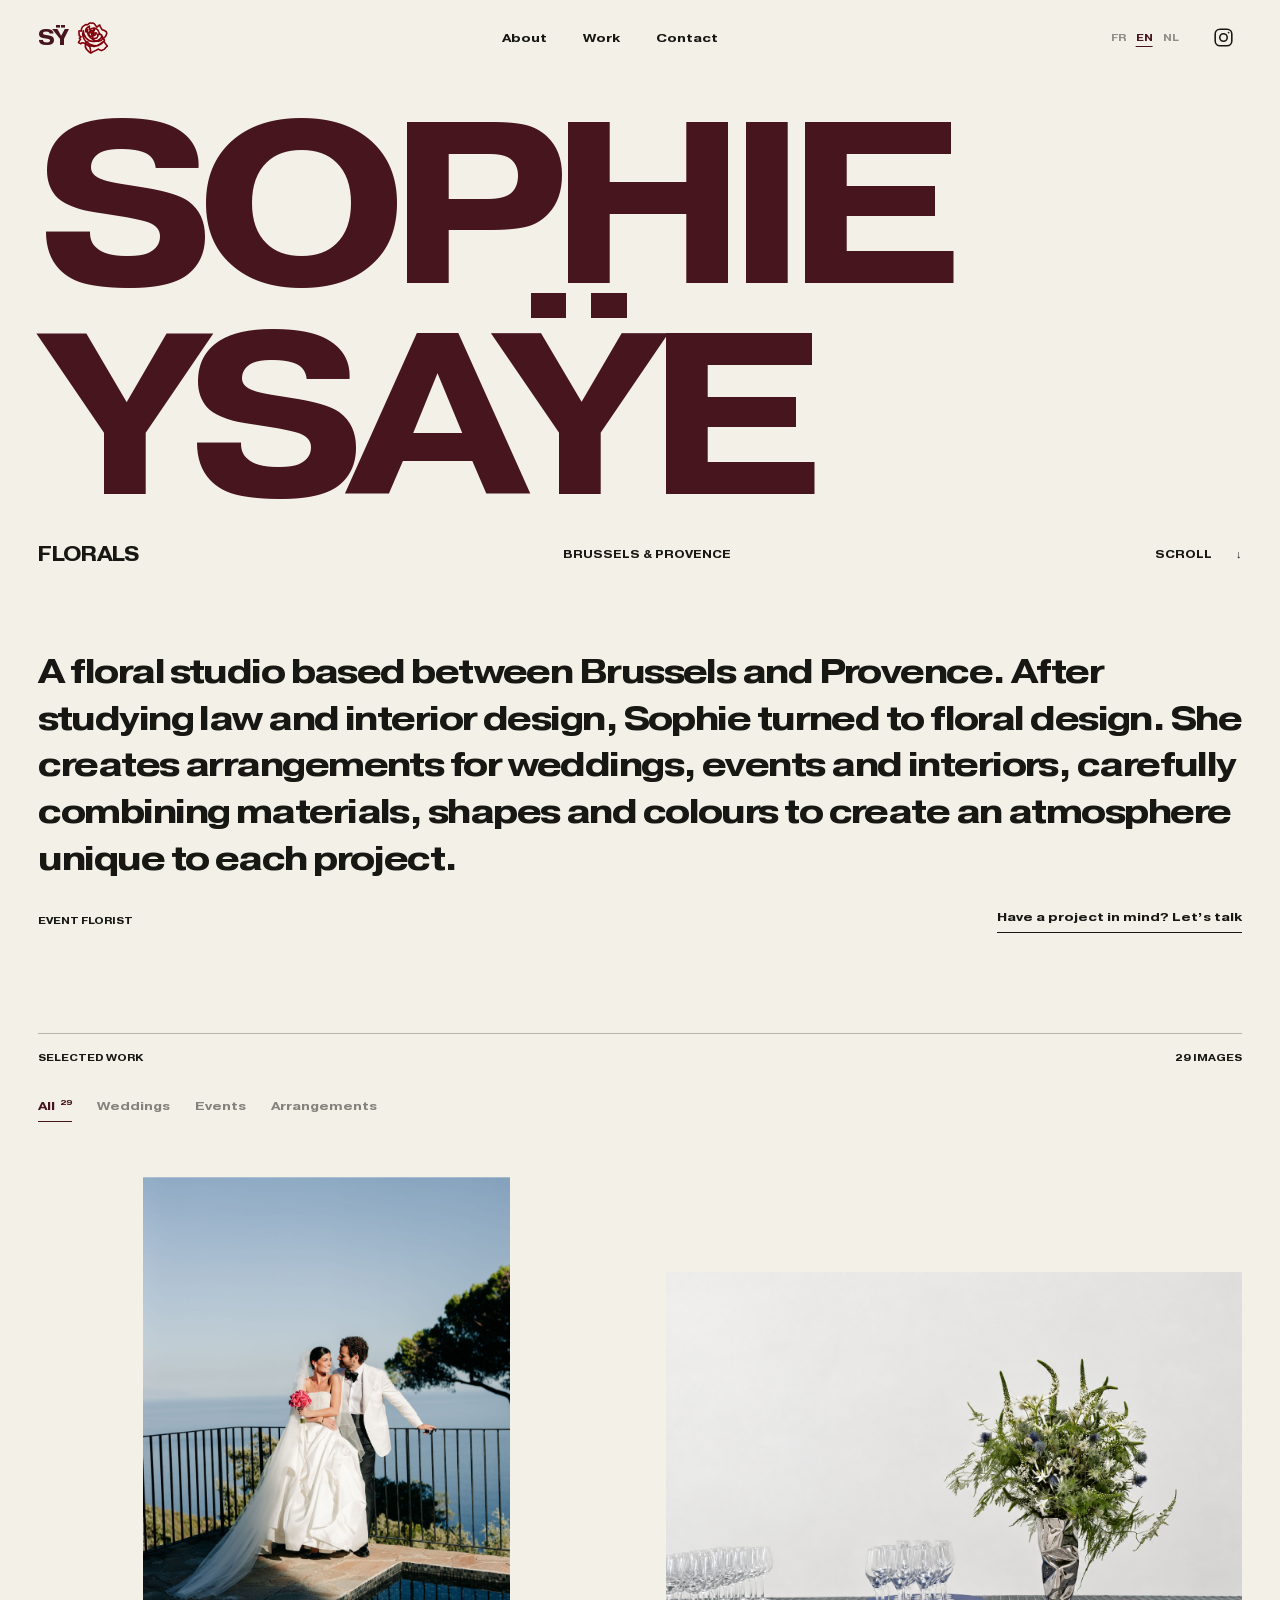
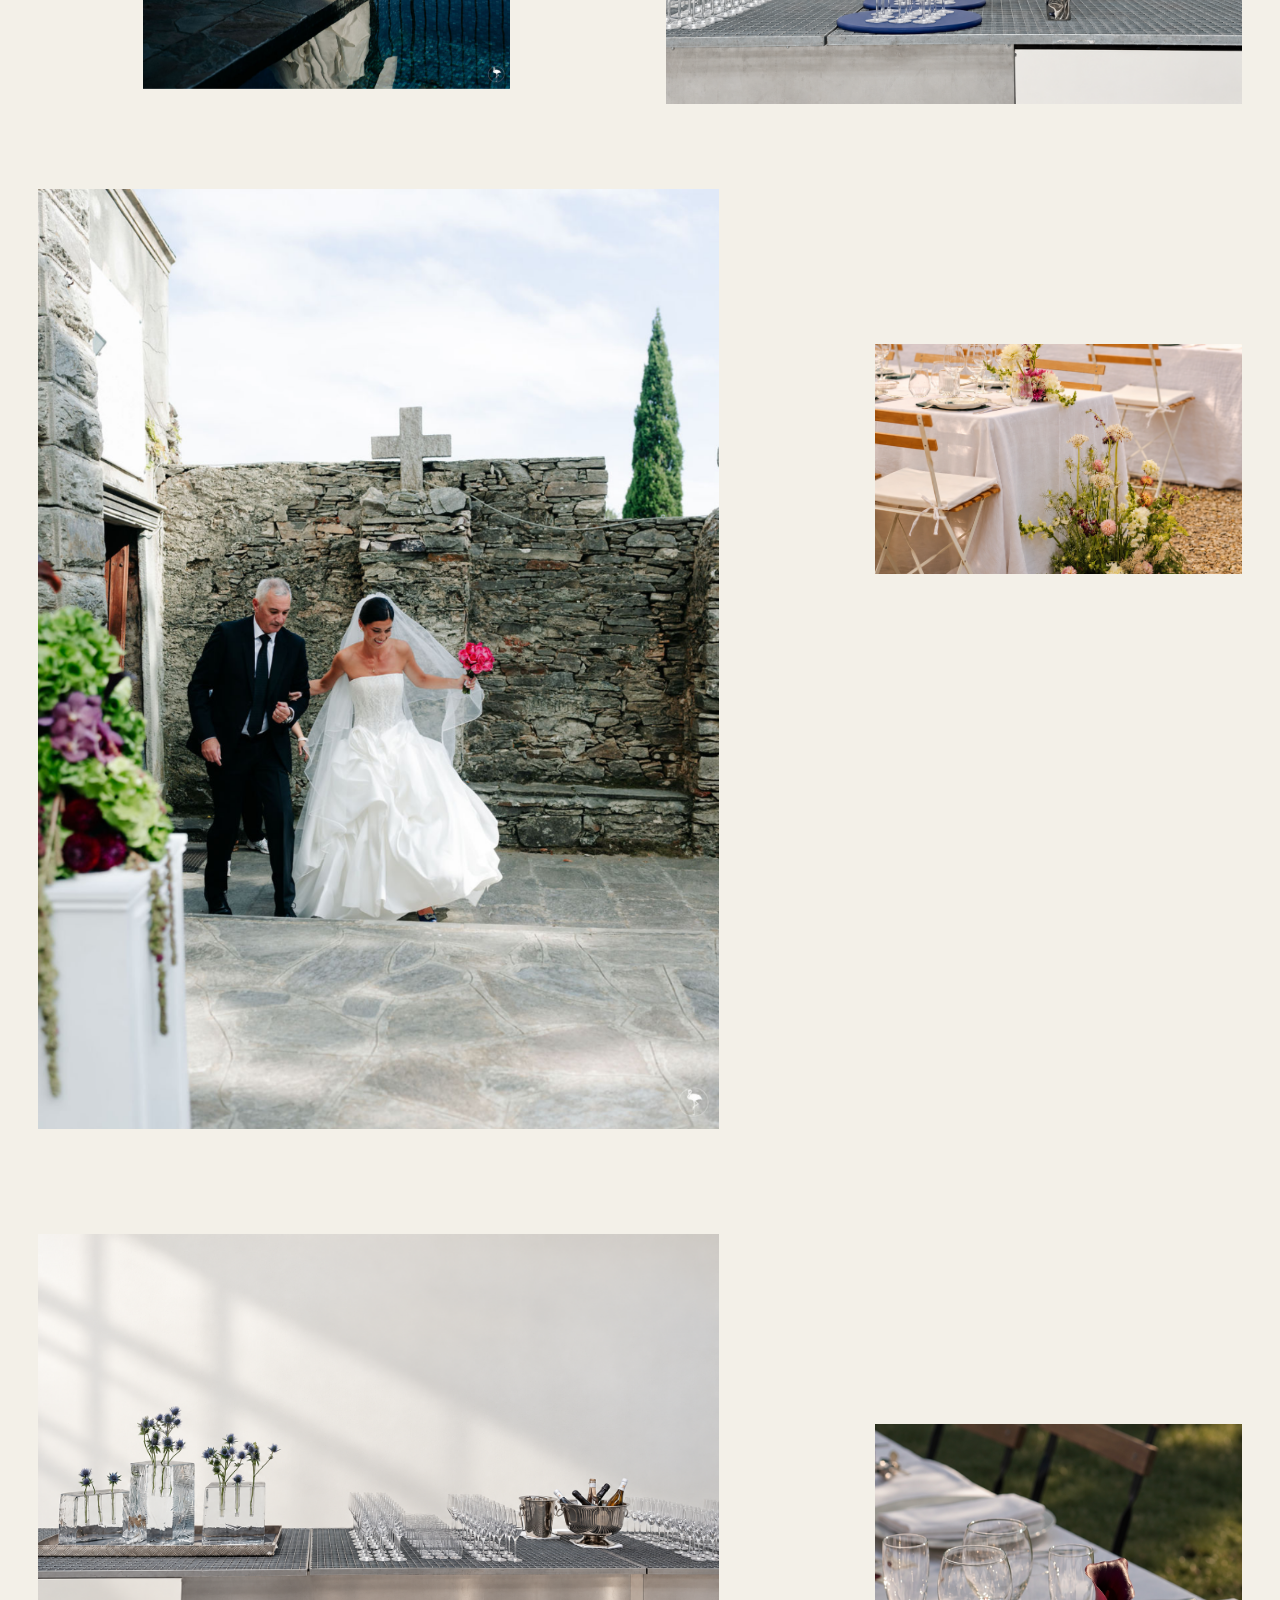
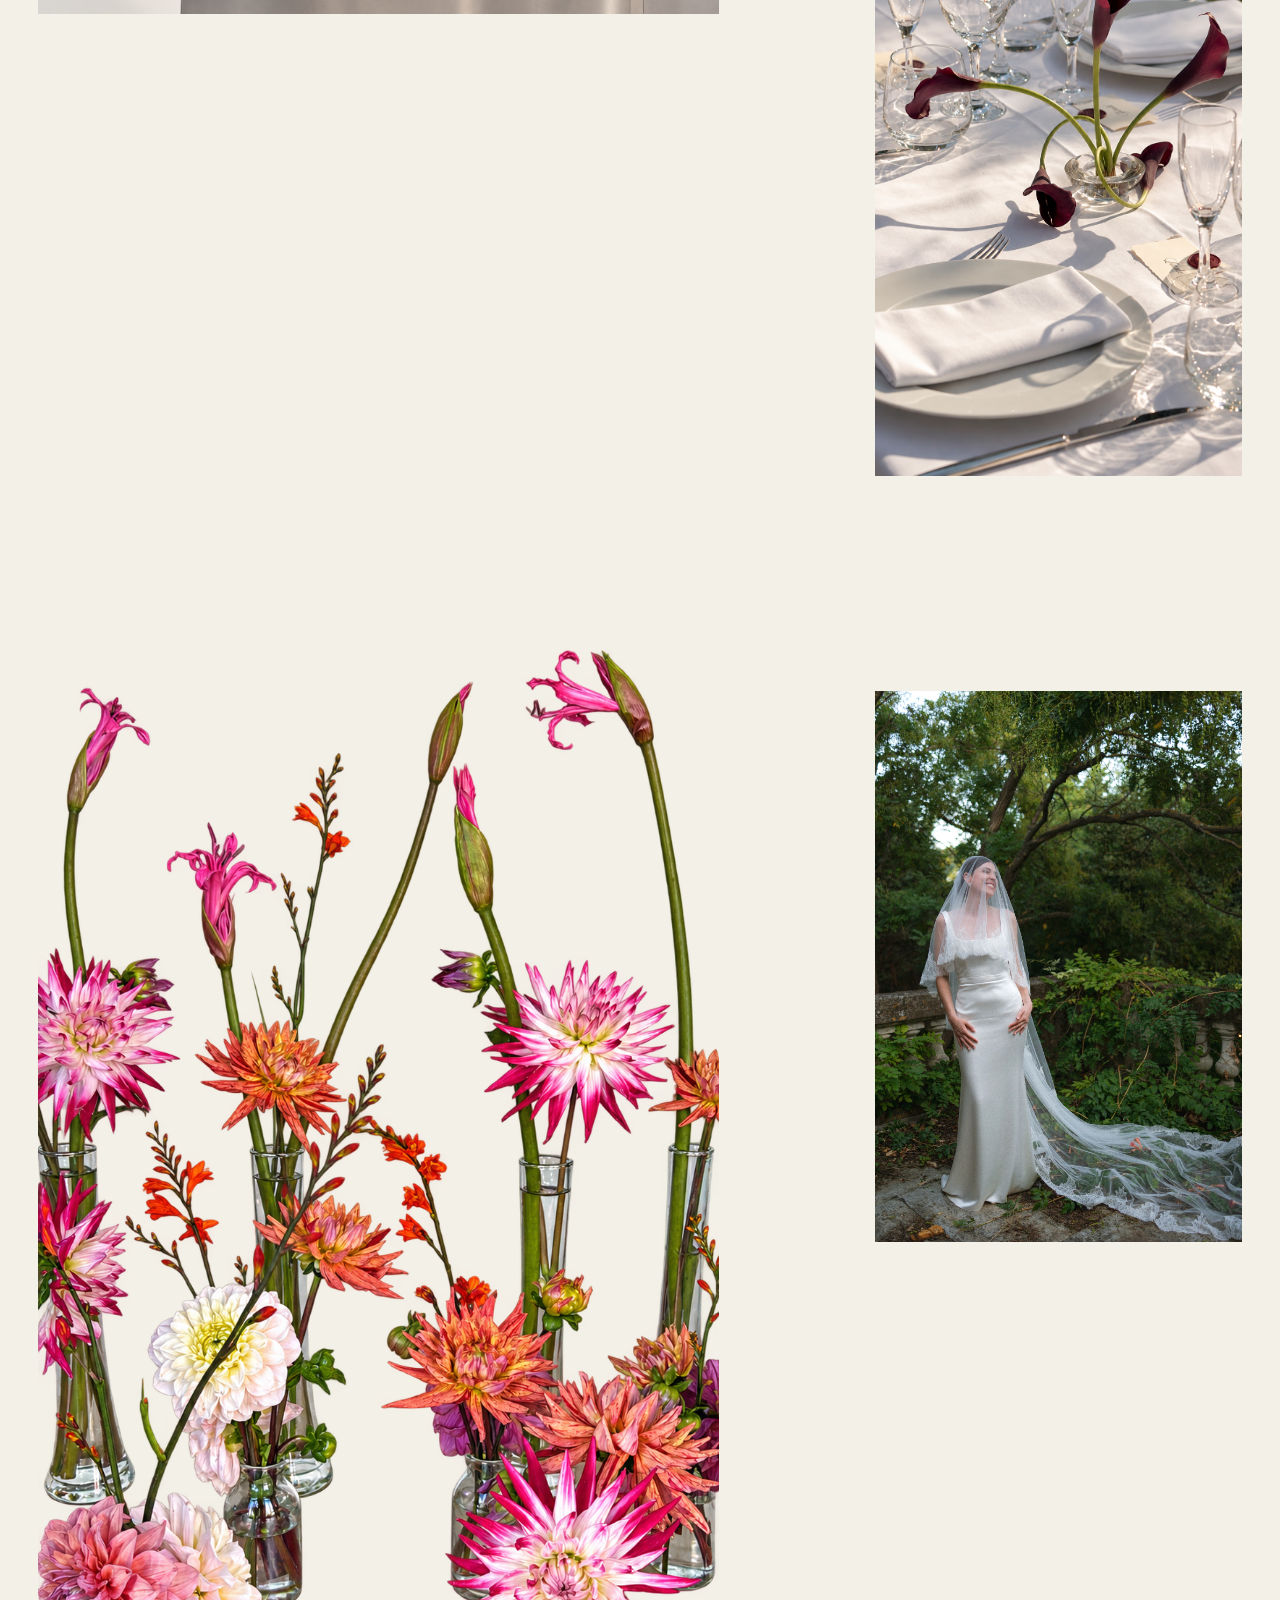
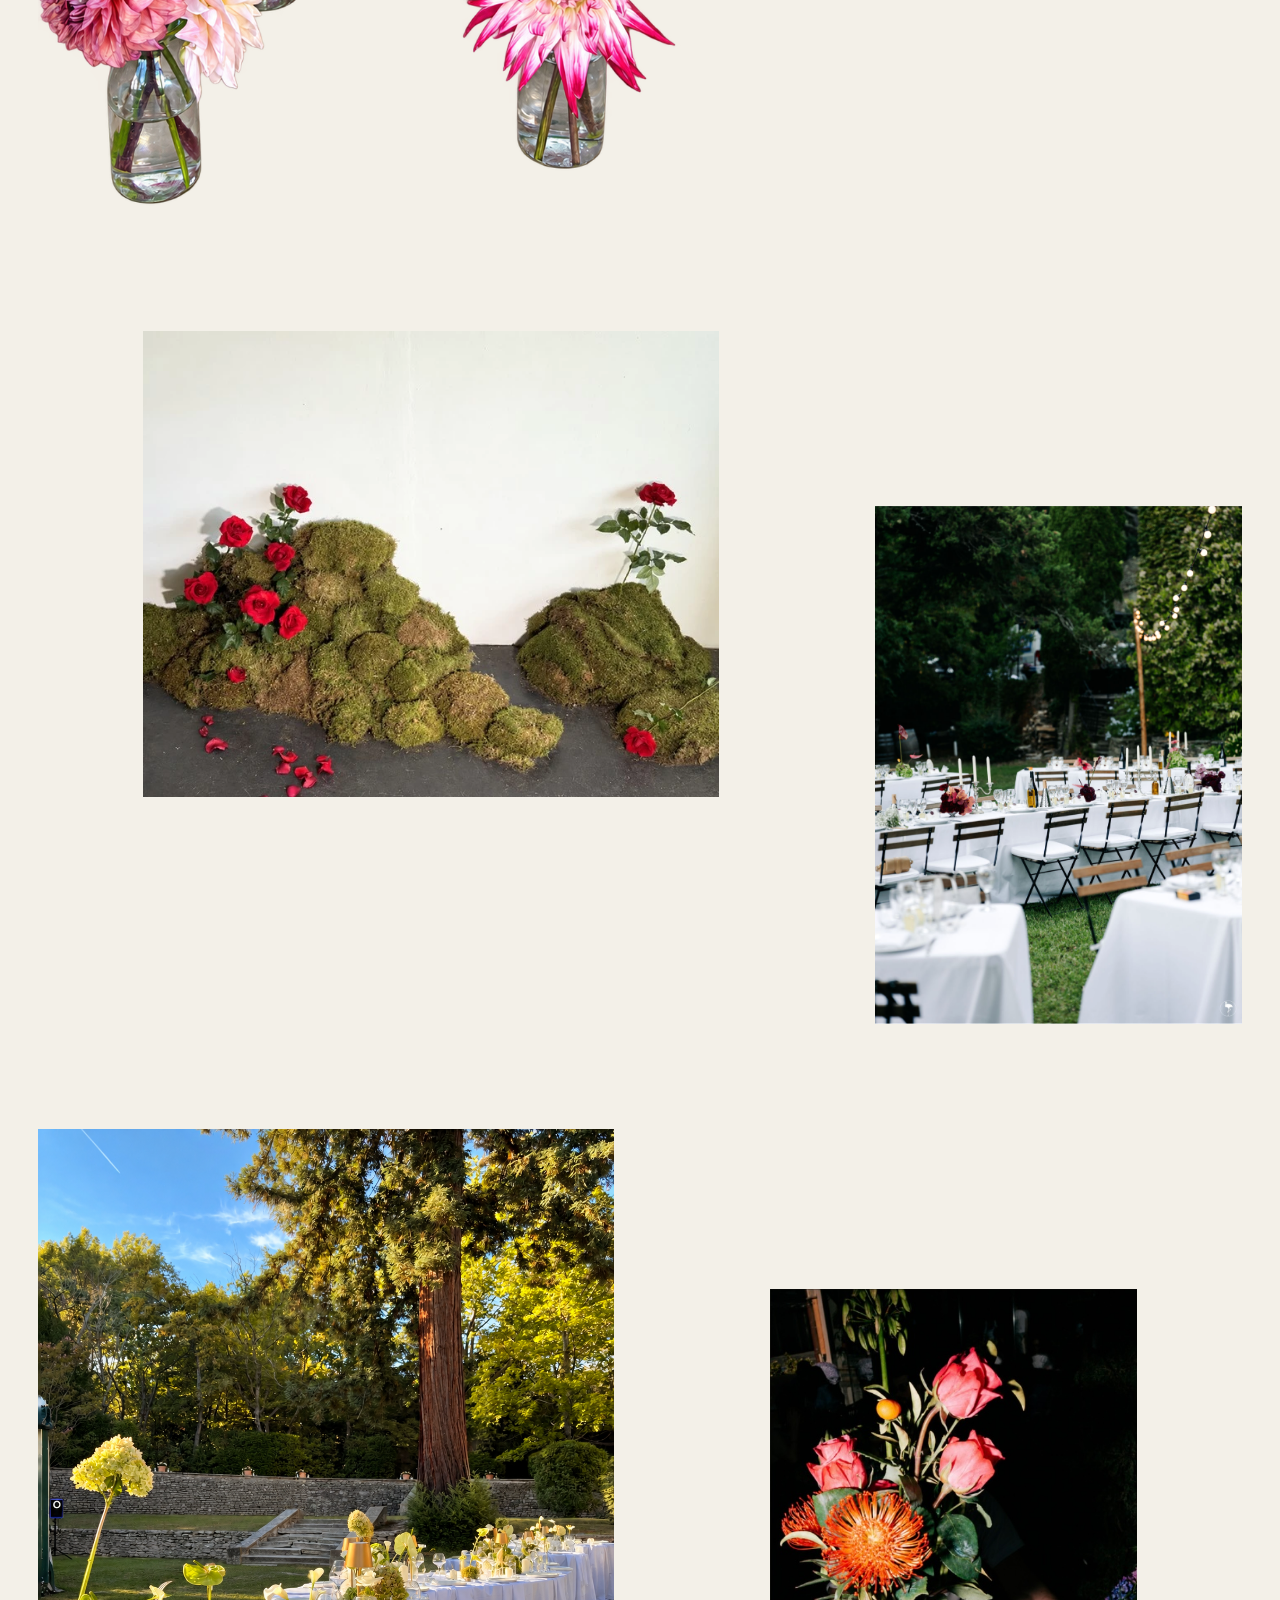
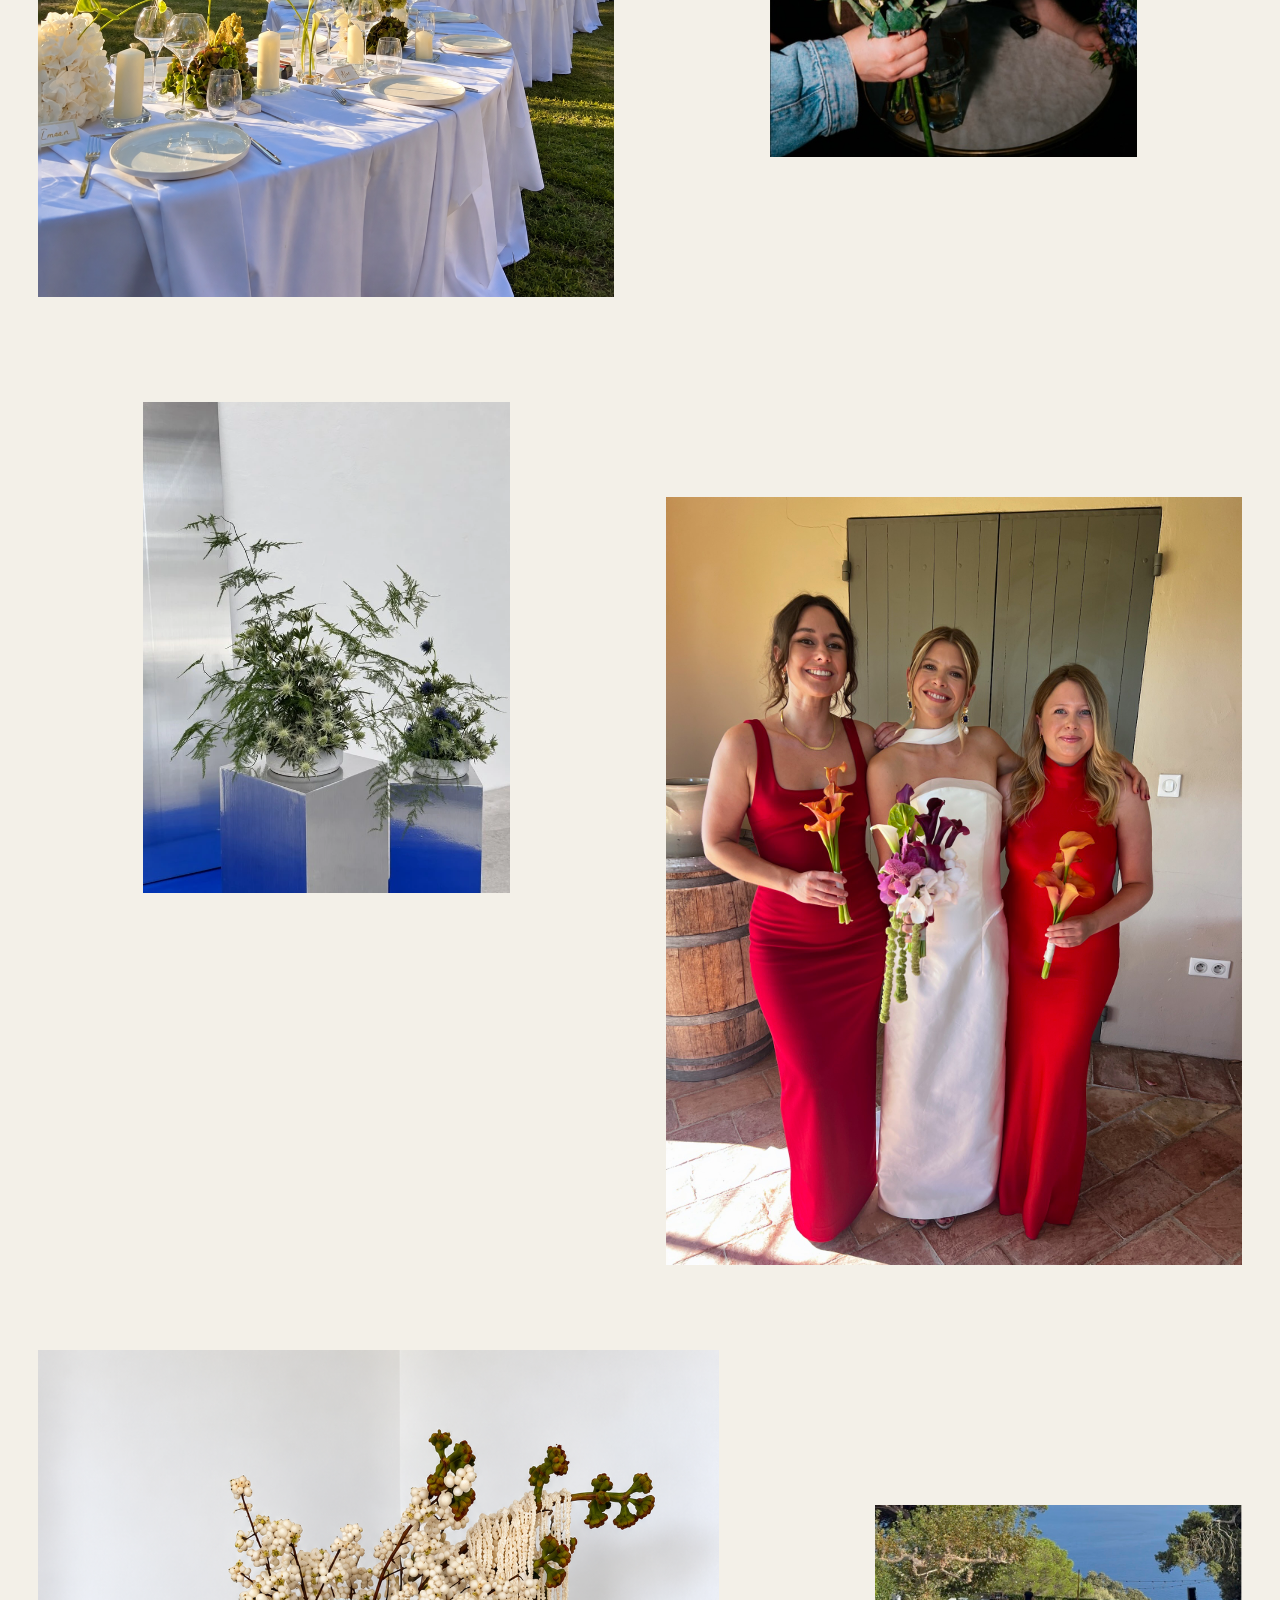
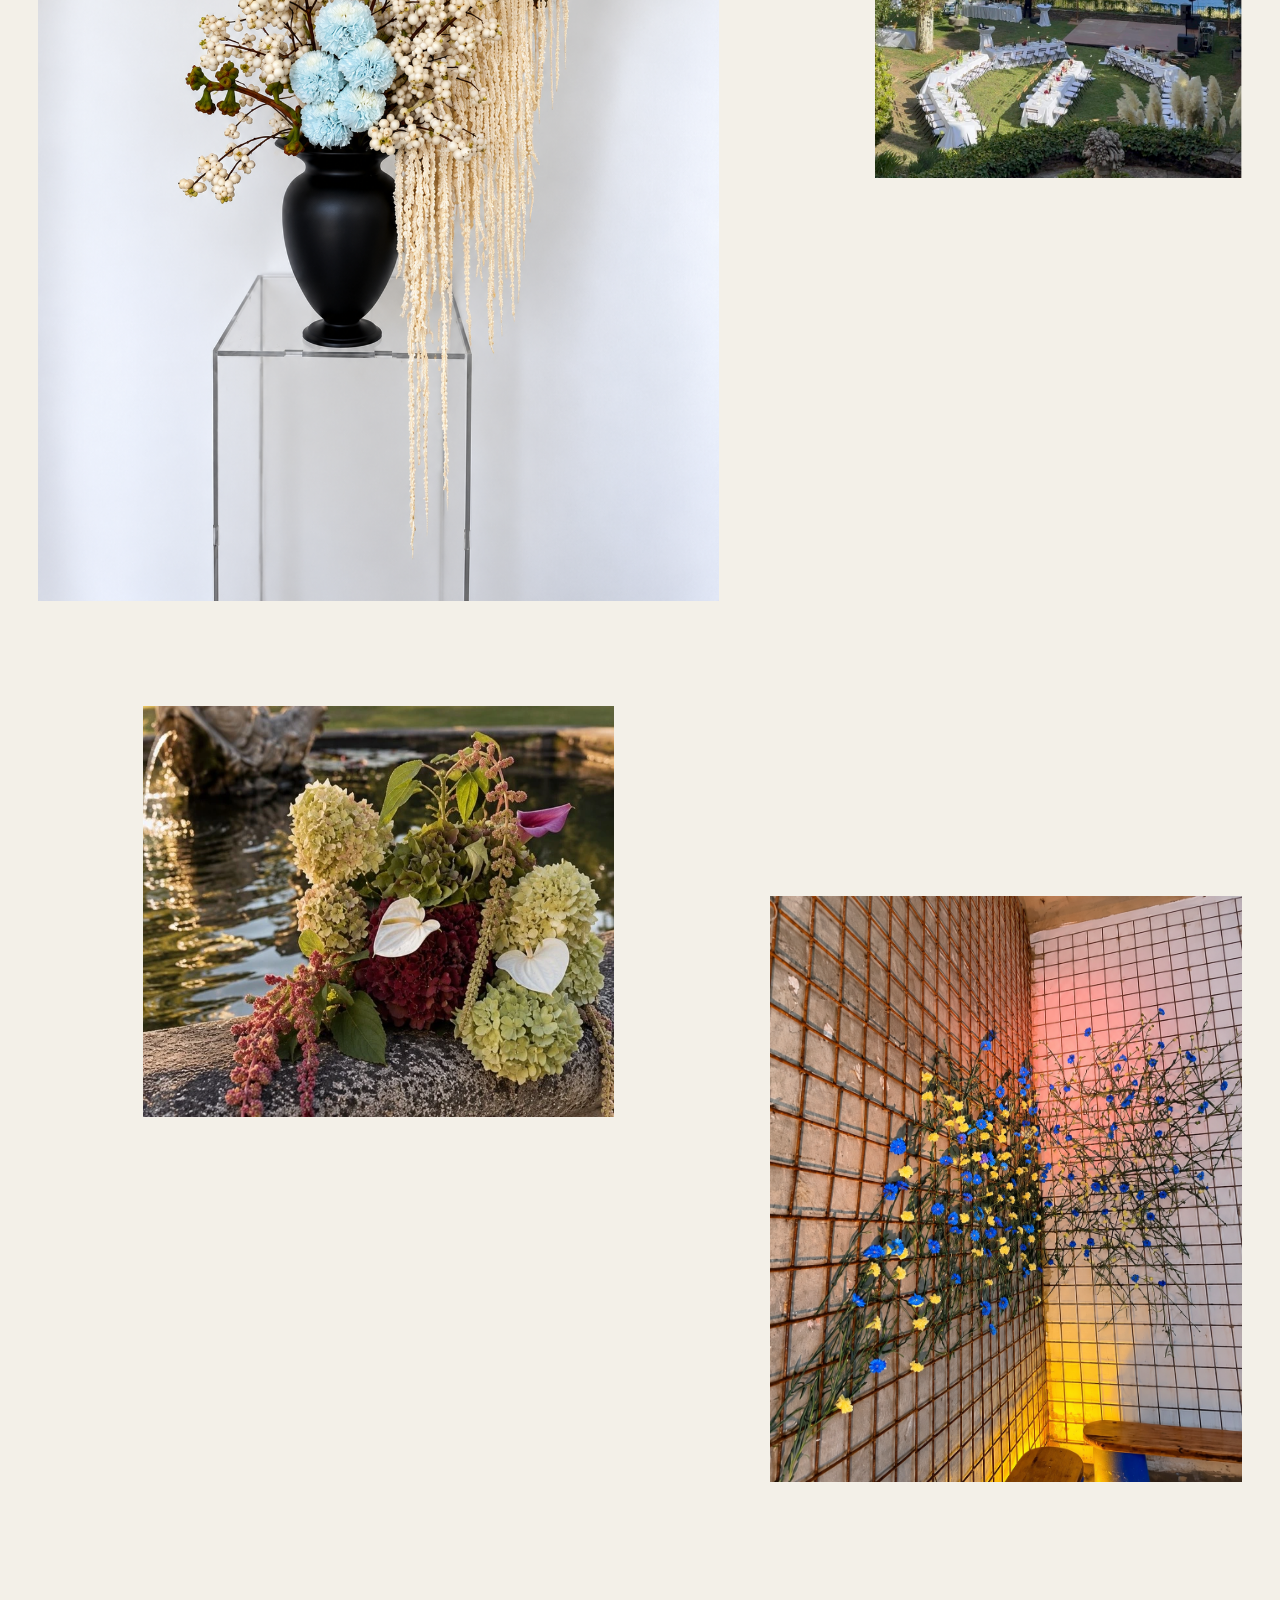
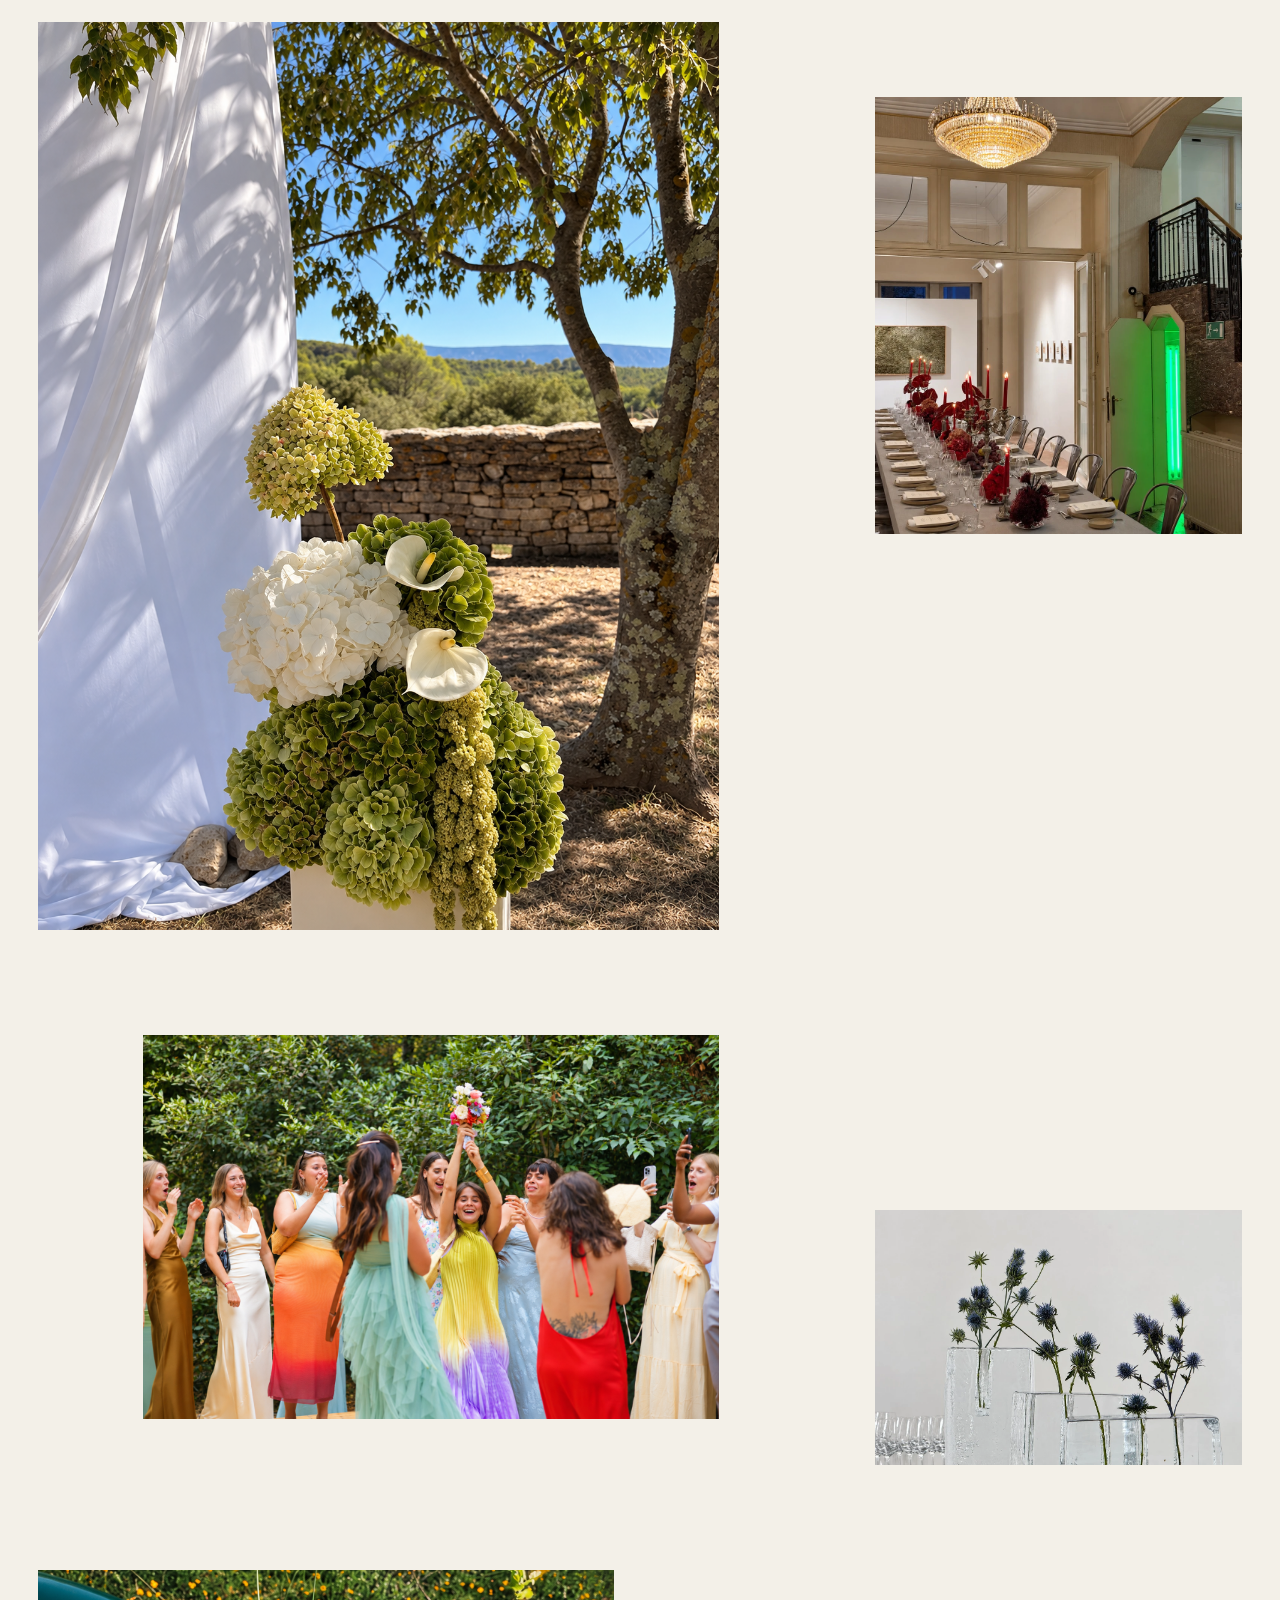
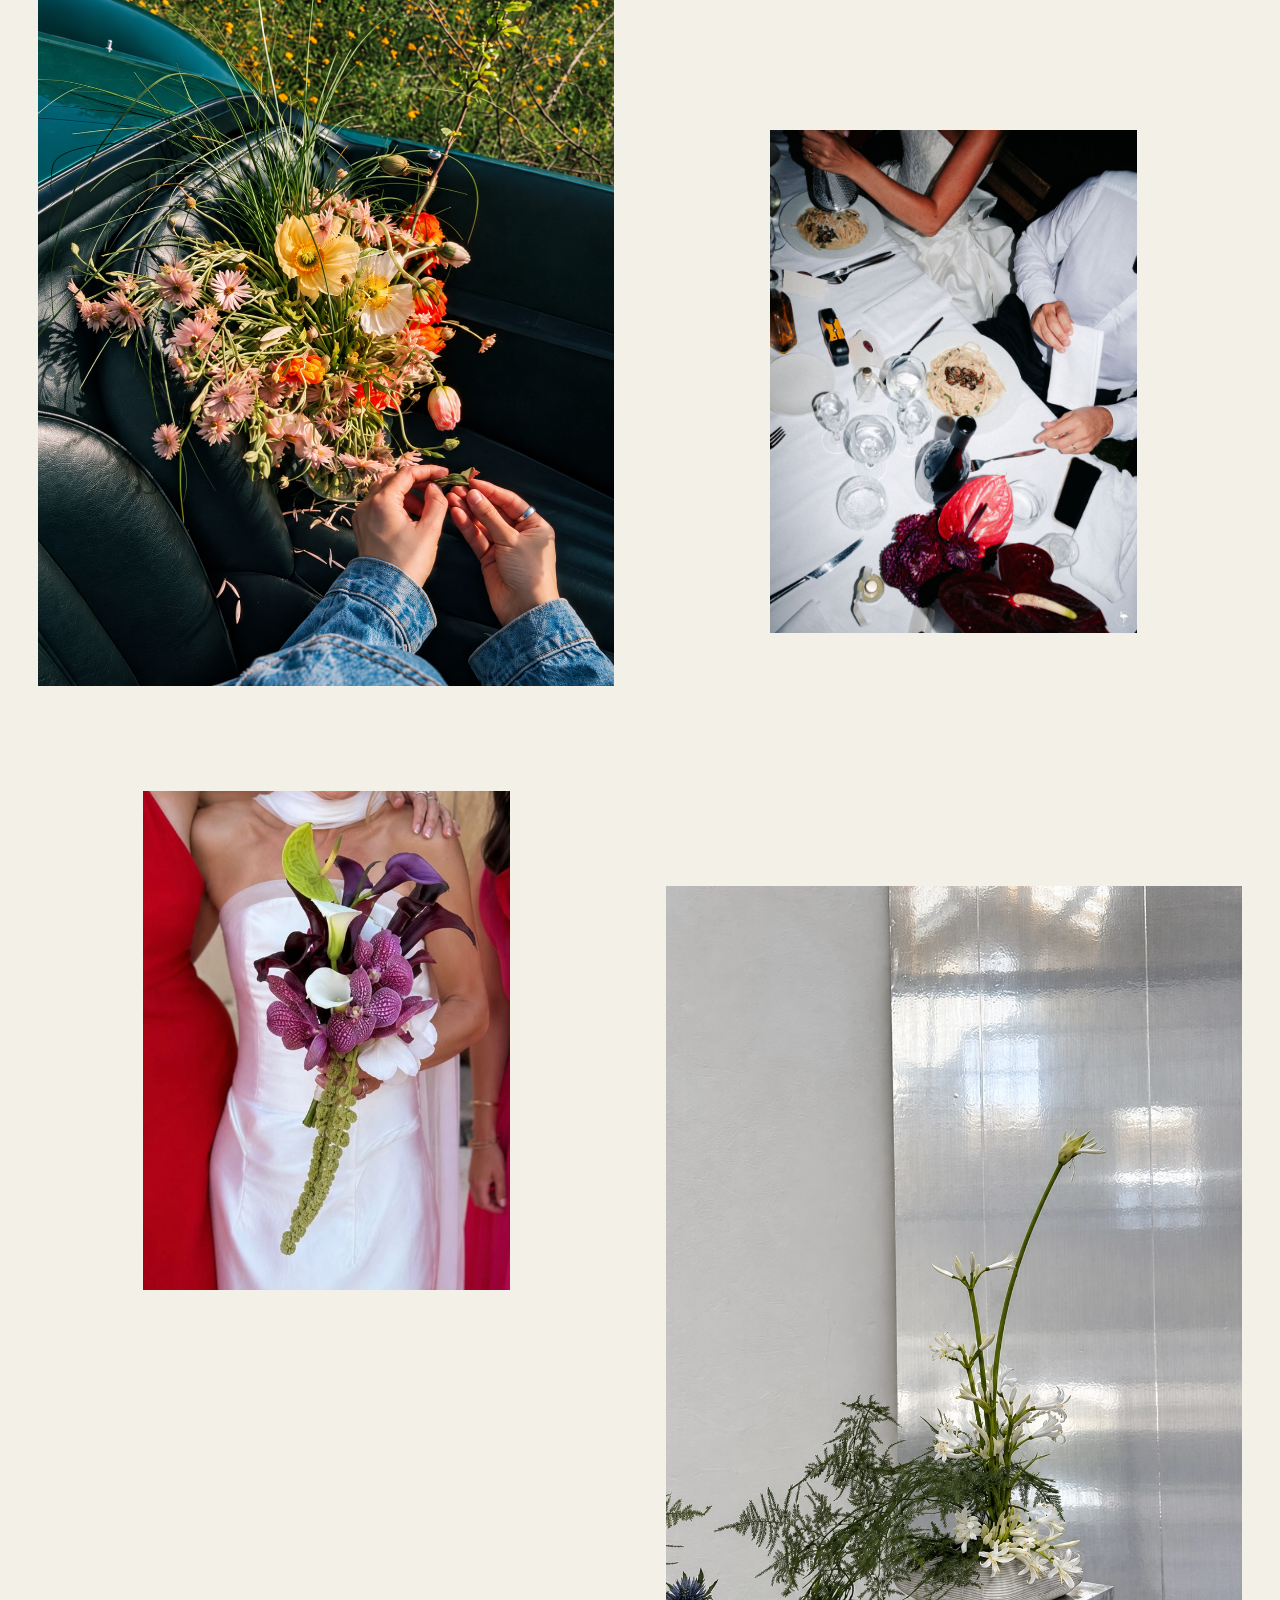
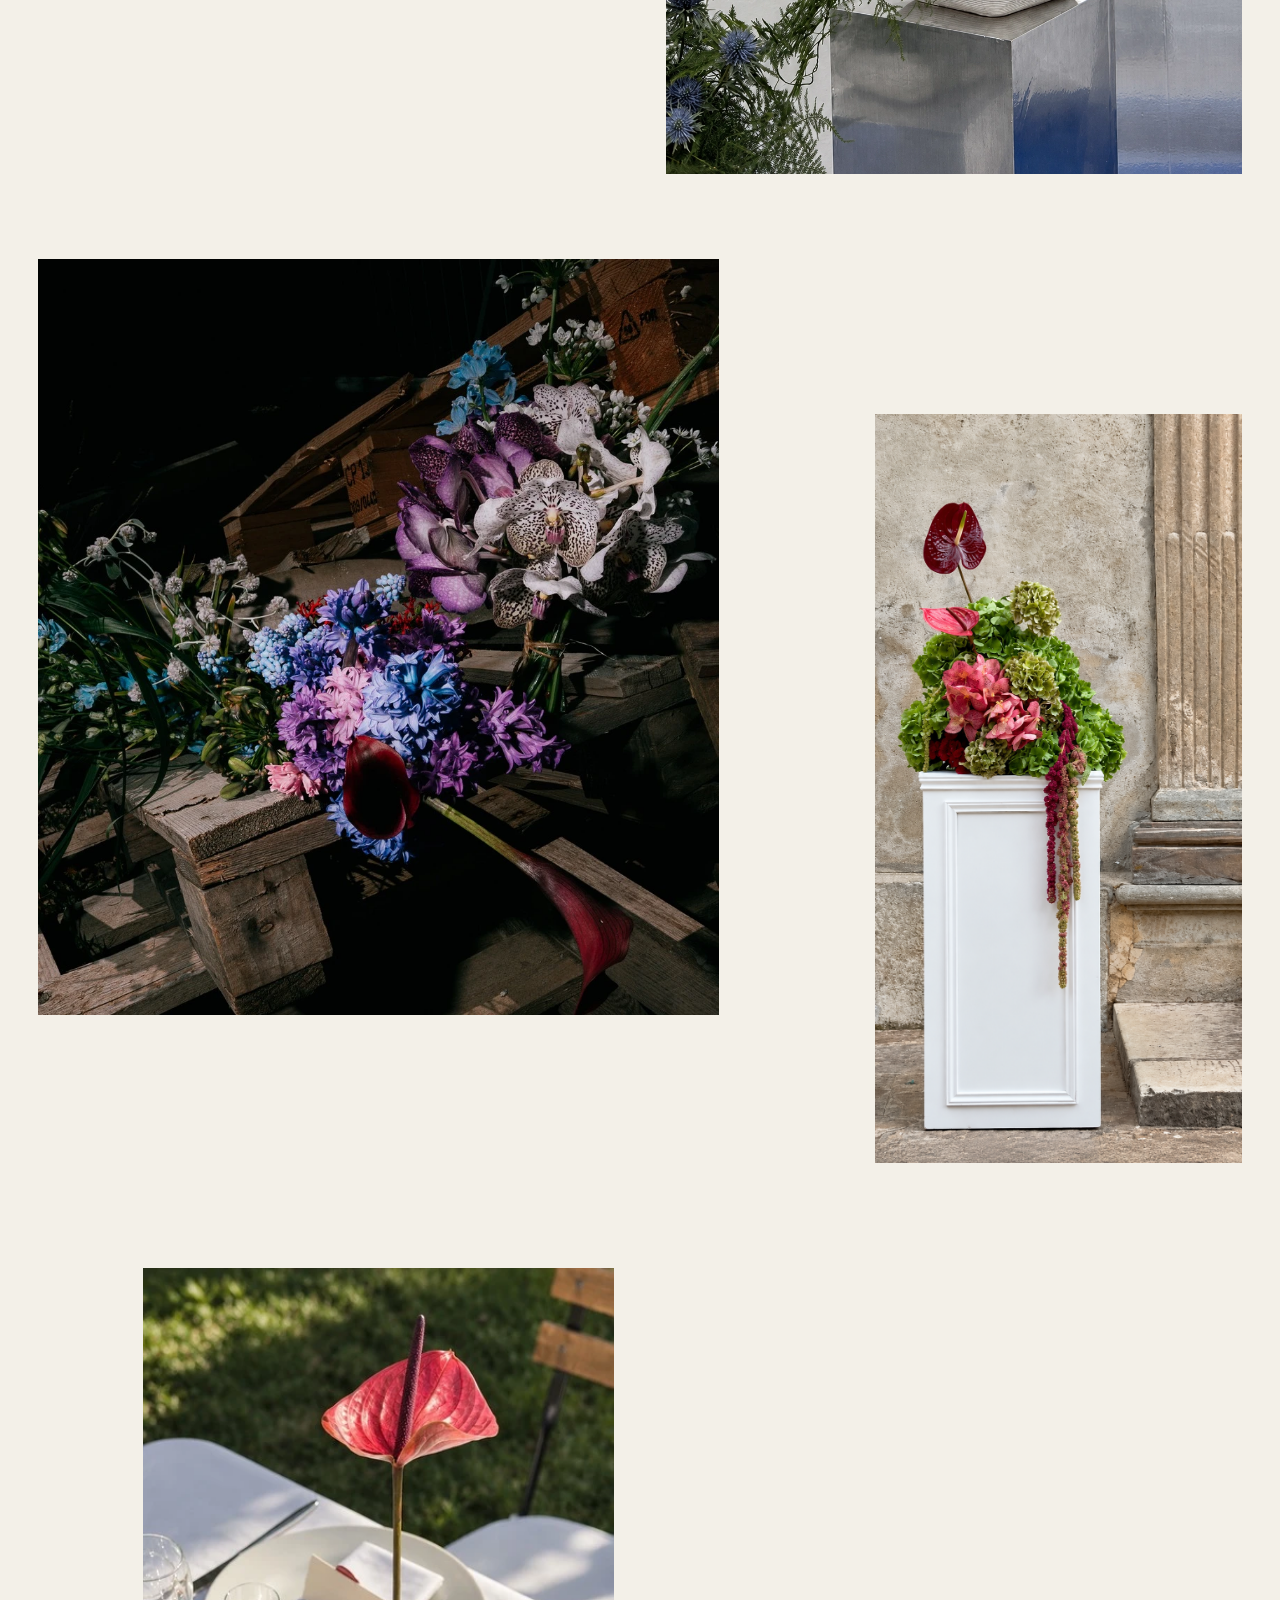
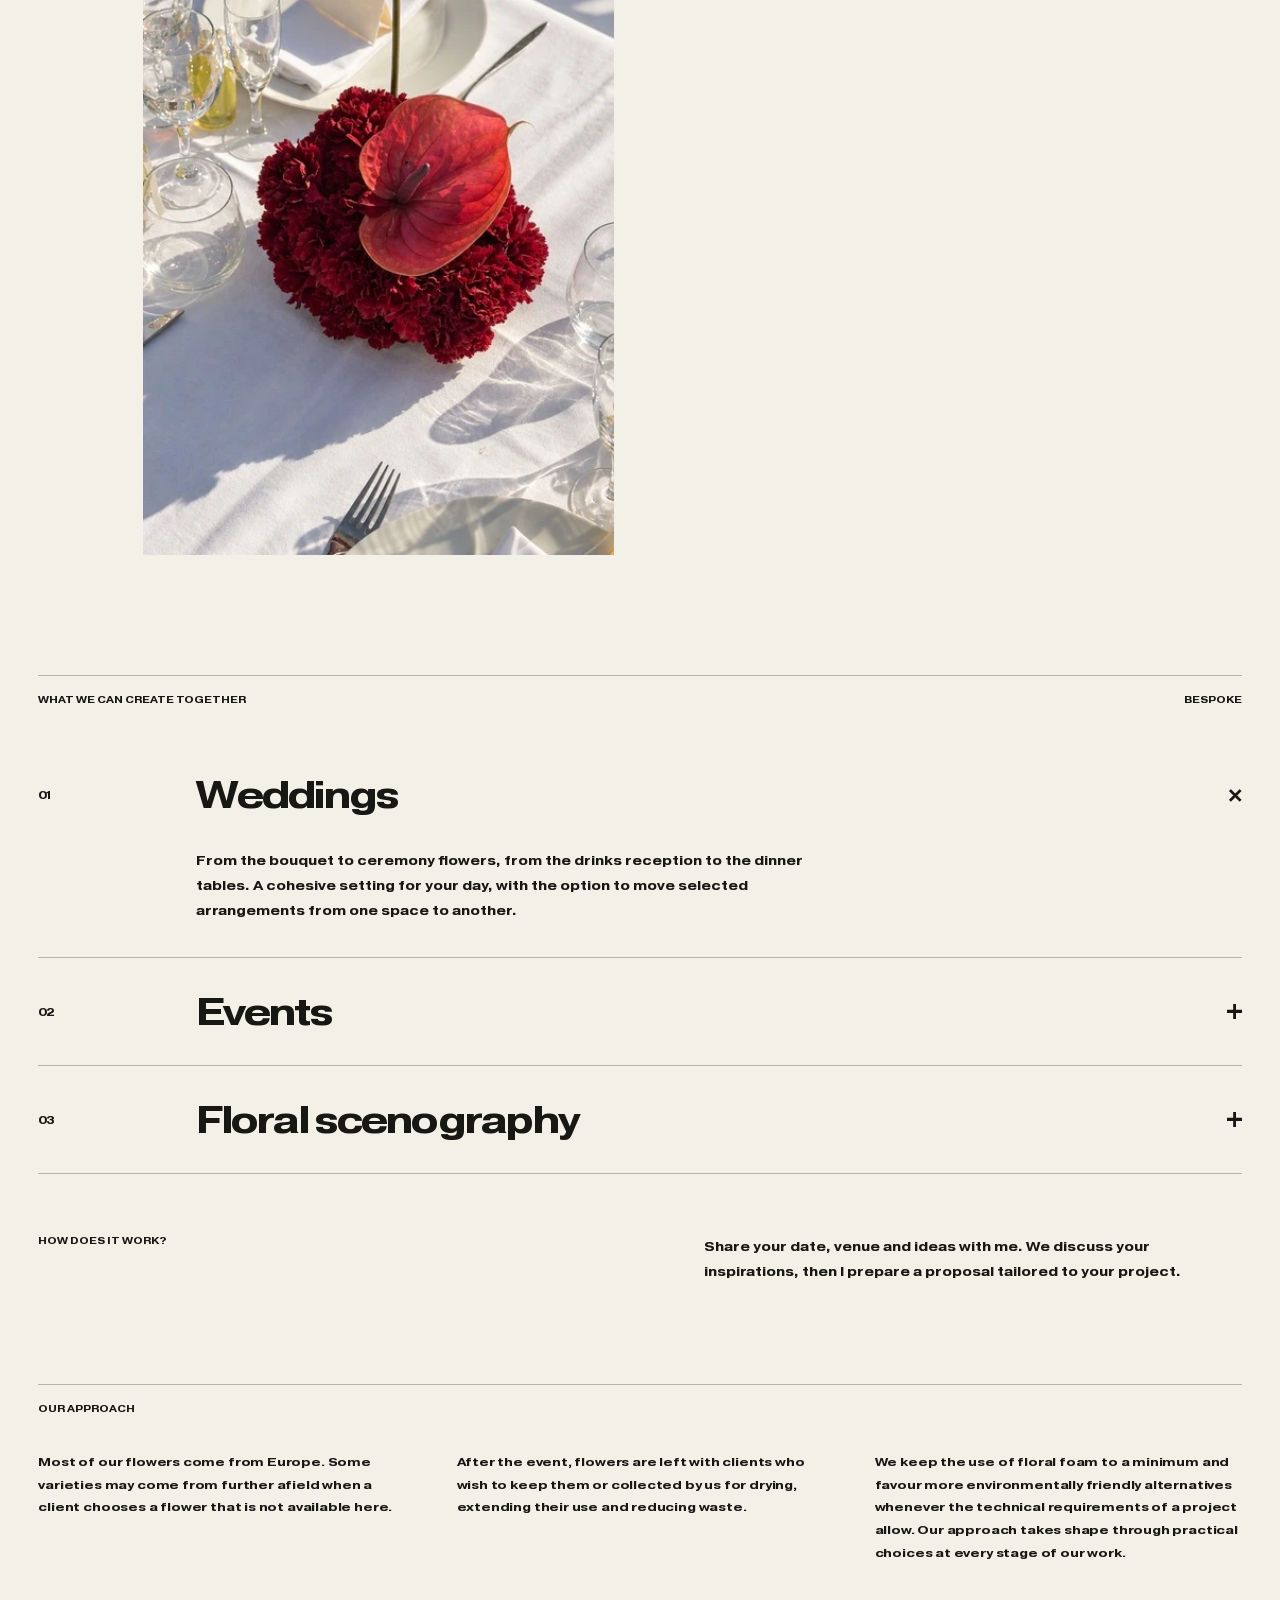
<file: english.html>
<!doctype html>
<html lang="en" translate="no" class="notranslate">
<head>
<script src="js/languages.js"></script>
<meta charset="UTF-8"><meta name="google" content="notranslate"><meta http-equiv="Content-Language" content="en"><meta name="site-version" content="20261025-static-languages-3"><meta name="viewport" content="width=device-width,initial-scale=1">
<title>Sophie Ysaÿe — Florals · Brussels &amp; Provence</title>
<meta name="description" content="Sophie Ysaÿe, event florist. Floral arrangements and installations for weddings and events, between Brussels and Provence.">
<meta name="theme-color" content="#F3F0E8"><meta name="robots" content="noindex,nofollow">
<meta property="og:title" content="Sophie Ysaÿe — Florals"><meta property="og:description" content="Weddings, events and floral arrangements. Brussels &amp; Provence.">
<link rel="icon" href="favicon.svg" type="image/svg+xml">
<link rel="preload" href="assets/pragmatica-extended-bold.woff2?v=20261028-fontfix2" as="font" type="font/woff2">
<link rel="stylesheet" href="css/style.css?v=20261028-mobile-photo-strip"><script src="js/app.js?v=20261028-lang-top" defer></script>
<link rel="alternate" hreflang="fr" href="francais.html"><link rel="alternate" hreflang="en" href="english.html"><link rel="alternate" hreflang="nl-BE" href="nederlands-belgie.html"><link rel="alternate" hreflang="x-default" href="index.html">
</head>
<body translate="no">
<a class="skip-link" href="#main">Skip to content</a>
<header class="header">
<a href="#top" class="mini-logo" aria-label="Sophie Ysaÿe, home">SŸ<svg class="rose-mark rose-glitter" viewbox="15 5 520 535" fill="none" stroke-linecap="round" stroke-linejoin="round" aria-hidden="true" focusable="false"><defs><path id="signature-rose-path" d="M 238,524 C 215,518 199,487 178,474 C 154,452 143,409 148,380 C 155,359 171,344 190,339 C 159,361 121,365 95,351 L 73,369 L 31,350 C 45,325 53,307 69,294 L 46,277 L 76,255 L 45,233 L 39,156 C 54,147 66,157 82,155 C 78,130 82,110 96,91 C 114,75 130,57 153,48 L 185,49 C 203,35 214,18 233,20 L 254,29 L 274,20 C 298,23 310,53 328,76 L 339,91 L 387,54 C 392,94 410,111 429,134 C 456,140 476,149 495,166 L 506,192 C 501,221 490,251 467,265 L 444,277 L 466,310 L 459,333 C 476,359 492,382 516,406 L 484,435 L 467,458 L 415,485 L 363,457 C 336,474 307,488 279,500 C 264,508 255,521 238,524 C 239,486 233,454 223,425 C 210,406 183,399 166,379 C 207,399 250,413 291,414 C 348,407 408,366 452,328 C 436,360 398,384 363,397 C 318,410 270,396 223,375 C 170,349 124,297 109,246 C 99,214 102,179 114,151 C 112,198 129,242 162,277 C 192,311 245,333 288,332 C 337,330 382,308 410,273 C 421,255 424,237 415,219 C 435,242 444,264 434,290 C 424,311 397,324 373,327 C 338,333 311,320 283,302 C 242,281 211,252 195,221 C 178,191 177,158 188,130 C 174,139 164,153 159,170 C 147,144 151,122 173,105 C 187,94 202,84 216,74 C 208,98 213,121 226,138 C 238,117 253,107 275,109 C 295,99 312,107 327,119 C 349,125 365,149 371,170 C 377,188 387,202 402,212 C 386,215 368,211 350,208 C 362,229 359,250 344,265 C 324,280 308,285 287,279 C 271,272 265,253 265,238 C 248,246 230,244 216,232 C 201,215 201,194 212,175 C 220,158 239,150 258,149 C 275,145 290,138 294,126 C 305,141 294,157 280,165 C 262,175 242,178 222,176 C 241,187 263,184 281,176 C 290,193 312,192 329,187 C 328,207 314,225 294,232 C 277,240 259,232 254,218 C 249,205 259,194 273,195 C 285,196 289,207 282,215"><lineargradient id="rose-metallic" x1="0" y1="0" x2="1" y2=".8"><stop offset="0" stop-color="#760008"><stop offset=".15" stop-color="#d70016"><stop offset=".27" stop-color="#ff342b"><stop offset=".31" stop-color="#ffb2a0"><stop offset=".36" stop-color="#bd0012"><stop offset=".54" stop-color="#f20a20"><stop offset=".66" stop-color="#8e000e"><stop offset=".73" stop-color="#ff5545"><stop offset=".76" stop-color="#ffd0b8"><stop offset=".80" stop-color="#e00019"><stop offset="1" stop-color="#89000d"></lineargradient><mask id="rose-glitter-mask"><use href="#signature-rose-path" stroke="white" stroke-width="23"></mask></defs><use href="#signature-rose-path" stroke="#80000b" stroke-width="25"><use href="#signature-rose-path" stroke="url(#rose-metallic)" stroke-width="20"><g class="rose-flecks" mask="url(#rose-glitter-mask)" stroke="none"><circle cx="346.0" cy="372.7" r="5.7" fill="#ff6458"><circle cx="61.6" cy="144.7" r="4.2" fill="#ef1830"><circle cx="209.3" cy="430.6" r="3.0" fill="#ff6458"><circle cx="268.1" cy="51.4" r="5.5" fill="#ffb6a5"><circle cx="327.3" cy="231.9" r="3.8" fill="#ffb6a5"><circle cx="350.5" cy="521.3" r="2.4" fill="#ffb6a5"><circle cx="150.2" cy="327.3" r="3.5" fill="#ff6458"><circle cx="373.6" cy="282.4" r="2.7" fill="#ffb6a5"><circle cx="397.2" cy="479.8" r="5.1" fill="#ffb6a5"><circle cx="408.9" cy="285.5" r="3.0" fill="#ff6458"><circle cx="156.2" cy="523.6" r="3.0" fill="#ffb6a5"><circle cx="248.8" cy="92.1" r="5.4" fill="#ffb6a5"><circle cx="57.2" cy="523.3" r="5.4" fill="#ffb6a5"><circle cx="199.6" cy="199.1" r="5.1" fill="#ff6458"><circle cx="264.1" cy="463.2" r="2.6" fill="#ff6458"><circle cx="109.1" cy="404.9" r="4.1" fill="#ffb6a5"><circle cx="190.6" cy="404.5" r="3.7" fill="#ffb6a5"><circle cx="174.5" cy="421.1" r="4.8" fill="#ffb6a5"><circle cx="173.4" cy="251.4" r="4.1" fill="#ffb6a5"><circle cx="473.9" cy="125.5" r="5.0" fill="#ffb6a5"><circle cx="26.9" cy="44.3" r="5.1" fill="#ef1830"><circle cx="371.3" cy="451.1" r="2.5" fill="#ffb6a5"><circle cx="228.3" cy="249.9" r="2.4" fill="#ef1830"><circle cx="392.4" cy="331.7" r="3.2" fill="#ff6458"><circle cx="515.1" cy="395.7" r="5.2" fill="#ffb6a5"><circle cx="195.7" cy="521.5" r="3.0" fill="#ffb6a5"><circle cx="170.8" cy="85.0" r="4.0" fill="#ffb6a5"><circle cx="75.7" cy="318.4" r="5.3" fill="#ffb6a5"><circle cx="351.2" cy="97.3" r="4.2" fill="#ff6458"><circle cx="436.4" cy="238.0" r="3.4" fill="#ff6458"><circle cx="277.1" cy="428.3" r="4.8" fill="#ef1830"><circle cx="517.8" cy="367.8" r="5.5" fill="#ffb6a5"><circle cx="257.3" cy="328.9" r="4.8" fill="#ff6458"><circle cx="239.7" cy="171.1" r="2.8" fill="#ffb6a5"><circle cx="465.2" cy="205.9" r="3.1" fill="#ffb6a5"><circle cx="117.8" cy="241.5" r="2.6" fill="#ffb6a5"><circle cx="322.9" cy="128.2" r="5.6" fill="#ff6458"><circle cx="71.7" cy="320.2" r="5.7" fill="#ffb6a5"><circle cx="206.0" cy="338.8" r="3.1" fill="#ff6458"><circle cx="105.1" cy="193.3" r="4.2" fill="#ef1830"><circle cx="474.7" cy="506.1" r="4.0" fill="#ffb6a5"><circle cx="146.2" cy="52.5" r="5.0" fill="#ffb6a5"><circle cx="370.0" cy="337.3" r="2.6" fill="#ffb6a5"><circle cx="294.5" cy="243.4" r="4.6" fill="#ff6458"><circle cx="177.0" cy="307.5" r="4.1" fill="#ef1830"><circle cx="380.5" cy="506.6" r="3.7" fill="#ef1830"><circle cx="333.1" cy="483.0" r="4.1" fill="#ef1830"><circle cx="393.0" cy="495.6" r="5.1" fill="#ff6458"><circle cx="329.4" cy="348.5" r="5.7" fill="#ff6458"><circle cx="135.3" cy="193.1" r="3.4" fill="#ef1830"><circle cx="343.1" cy="404.8" r="4.1" fill="#ffb6a5"><circle cx="154.6" cy="439.8" r="2.8" fill="#ffb6a5"><circle cx="289.3" cy="404.1" r="3.9" fill="#ff6458"><circle cx="413.2" cy="489.1" r="2.8" fill="#ff6458"><circle cx="172.4" cy="417.6" r="4.3" fill="#ffb6a5"><circle cx="517.7" cy="489.5" r="3.3" fill="#ffb6a5"><circle cx="441.7" cy="343.8" r="5.0" fill="#ffb6a5"><circle cx="67.2" cy="139.6" r="5.1" fill="#ef1830"><circle cx="364.2" cy="91.6" r="4.9" fill="#ffb6a5"><circle cx="392.4" cy="27.5" r="4.2" fill="#ffb6a5"><circle cx="193.0" cy="16.5" r="4.5" fill="#ffb6a5"><circle cx="209.9" cy="357.8" r="2.8" fill="#ff6458"><circle cx="112.3" cy="300.7" r="4.1" fill="#ffb6a5"><circle cx="209.3" cy="314.1" r="4.1" fill="#ff6458"><circle cx="187.6" cy="187.2" r="3.4" fill="#ff6458"><circle cx="317.6" cy="147.0" r="5.0" fill="#ffb6a5"><circle cx="290.0" cy="48.2" r="4.6" fill="#ffb6a5"><circle cx="219.2" cy="340.9" r="5.7" fill="#ffb6a5"><circle cx="512.3" cy="236.8" r="5.3" fill="#ffb6a5"><circle cx="86.0" cy="480.8" r="3.9" fill="#ff6458"><circle cx="407.3" cy="87.5" r="3.4" fill="#ffb6a5"><circle cx="189.3" cy="106.4" r="3.5" fill="#ffb6a5"><circle cx="474.1" cy="454.9" r="4.1" fill="#ffb6a5"><circle cx="39.0" cy="280.2" r="2.5" fill="#ffb6a5"><circle cx="344.1" cy="108.8" r="4.1" fill="#ffb6a5"><circle cx="480.5" cy="25.9" r="4.7" fill="#ffb6a5"><circle cx="462.2" cy="453.9" r="4.3" fill="#ffb6a5"><circle cx="291.3" cy="302.6" r="3.5" fill="#ef1830"><circle cx="299.7" cy="15.8" r="3.3" fill="#ffb6a5"><circle cx="35.6" cy="99.1" r="4.7" fill="#ffb6a5"><circle cx="53.4" cy="383.0" r="5.7" fill="#ffb6a5"><circle cx="451.2" cy="37.1" r="4.3" fill="#ff6458"><circle cx="332.7" cy="460.0" r="2.8" fill="#ffb6a5"><circle cx="120.6" cy="401.0" r="5.7" fill="#ffb6a5"><circle cx="488.1" cy="113.1" r="4.5" fill="#ffb6a5"><circle cx="104.0" cy="396.9" r="4.8" fill="#ef1830"><circle cx="141.1" cy="171.2" r="4.0" fill="#ffb6a5"><circle cx="49.5" cy="208.8" r="4.4" fill="#ff6458"><circle cx="72.3" cy="158.2" r="4.2" fill="#ff6458"><circle cx="368.9" cy="483.7" r="5.2" fill="#ef1830"><circle cx="252.0" cy="301.7" r="4.0" fill="#ffb6a5"><circle cx="134.0" cy="89.1" r="3.4" fill="#ffb6a5"><circle cx="339.6" cy="237.8" r="4.1" fill="#ffb6a5"><circle cx="448.3" cy="520.4" r="4.3" fill="#ffb6a5"><circle cx="493.6" cy="390.2" r="5.1" fill="#ffb6a5"><circle cx="266.0" cy="408.3" r="3.3" fill="#ff6458"><circle cx="163.8" cy="385.0" r="5.7" fill="#ffb6a5"><circle cx="359.2" cy="363.6" r="3.8" fill="#ffb6a5"><circle cx="251.0" cy="141.9" r="5.3" fill="#ffb6a5"><circle cx="132.0" cy="37.9" r="5.2" fill="#ffb6a5"><circle cx="289.3" cy="373.2" r="5.1" fill="#ef1830"><circle cx="304.7" cy="335.5" r="3.4" fill="#ffb6a5"><circle cx="491.0" cy="484.6" r="3.2" fill="#ffb6a5"><circle cx="392.8" cy="65.1" r="3.6" fill="#ff6458"><circle cx="212.2" cy="48.2" r="4.0" fill="#ff6458"><circle cx="426.1" cy="396.1" r="4.1" fill="#ffb6a5"><circle cx="52.9" cy="484.0" r="2.9" fill="#ffb6a5"><circle cx="234.0" cy="405.9" r="3.2" fill="#ef1830"><circle cx="214.7" cy="256.7" r="4.7" fill="#ffb6a5"><circle cx="407.2" cy="278.5" r="5.2" fill="#ef1830"><circle cx="361.4" cy="381.3" r="5.0" fill="#ffb6a5"><circle cx="32.7" cy="161.5" r="5.0" fill="#ff6458"><circle cx="425.8" cy="133.1" r="2.8" fill="#ffb6a5"><circle cx="388.0" cy="185.0" r="2.8" fill="#ffb6a5"><circle cx="249.7" cy="424.8" r="2.9" fill="#ff6458"><circle cx="26.8" cy="321.0" r="5.0" fill="#ff6458"><circle cx="120.6" cy="57.2" r="2.6" fill="#ff6458"><circle cx="62.7" cy="110.3" r="4.7" fill="#ff6458"><circle cx="272.6" cy="166.8" r="2.6" fill="#ffb6a5"><circle cx="105.0" cy="68.3" r="5.4" fill="#ff6458"><circle cx="509.8" cy="34.1" r="2.5" fill="#ffb6a5"><circle cx="408.9" cy="179.2" r="3.4" fill="#ffb6a5"><circle cx="214.6" cy="258.7" r="3.6" fill="#ffb6a5"><circle cx="157.6" cy="221.2" r="3.7" fill="#ff6458"><circle cx="226.1" cy="520.2" r="4.8" fill="#ffb6a5"><circle cx="243.3" cy="137.5" r="5.3" fill="#ff6458"><circle cx="116.1" cy="73.9" r="4.8" fill="#ff6458"><circle cx="394.7" cy="48.7" r="3.6" fill="#ef1830"><circle cx="478.2" cy="413.8" r="5.7" fill="#ffb6a5"><circle cx="286.9" cy="510.7" r="3.1" fill="#ffb6a5"><circle cx="143.8" cy="468.4" r="4.2" fill="#ef1830"><circle cx="144.9" cy="242.3" r="5.3" fill="#ff6458"><circle cx="497.7" cy="271.4" r="2.9" fill="#ff6458"><circle cx="427.4" cy="97.7" r="2.8" fill="#ffb6a5"><circle cx="470.9" cy="326.2" r="3.2" fill="#ffb6a5"><circle cx="103.6" cy="264.6" r="4.2" fill="#ff6458"><circle cx="30.6" cy="29.7" r="3.4" fill="#ff6458"><circle cx="265.9" cy="382.7" r="3.4" fill="#ff6458"><circle cx="175.9" cy="408.2" r="3.3" fill="#ffb6a5"><circle cx="181.6" cy="470.3" r="5.7" fill="#ff6458"><circle cx="332.4" cy="360.9" r="5.5" fill="#ff6458"><circle cx="212.9" cy="337.8" r="4.0" fill="#ffb6a5"><circle cx="106.2" cy="419.8" r="4.3" fill="#ffb6a5"><circle cx="515.7" cy="17.7" r="2.5" fill="#ff6458"><circle cx="240.6" cy="118.8" r="5.3" fill="#ff6458"><circle cx="128.1" cy="98.9" r="2.7" fill="#ff6458"><circle cx="317.9" cy="493.6" r="4.8" fill="#ef1830"><circle cx="263.3" cy="76.7" r="4.0" fill="#ef1830"><circle cx="448.8" cy="322.6" r="3.2" fill="#ff6458"><circle cx="386.3" cy="450.2" r="4.9" fill="#ffb6a5"><circle cx="226.9" cy="418.9" r="3.8" fill="#ff6458"><circle cx="315.6" cy="292.7" r="2.8" fill="#ffb6a5"><circle cx="343.2" cy="350.2" r="4.8" fill="#ff6458"><circle cx="172.5" cy="446.8" r="4.7" fill="#ff6458"><circle cx="262.0" cy="495.2" r="2.7" fill="#ffb6a5"><circle cx="284.5" cy="233.3" r="2.8" fill="#ffb6a5"><circle cx="307.5" cy="320.8" r="3.9" fill="#ff6458"><circle cx="328.2" cy="289.7" r="3.7" fill="#ff6458"><circle cx="131.8" cy="175.2" r="5.2" fill="#ff6458"><circle cx="199.5" cy="98.3" r="2.6" fill="#ff6458"><circle cx="471.5" cy="280.7" r="3.5" fill="#ffb6a5"><circle cx="82.2" cy="466.5" r="4.3" fill="#ff6458"><circle cx="249.1" cy="172.0" r="4.9" fill="#ffb6a5"><circle cx="25.4" cy="343.4" r="3.4" fill="#ef1830"><circle cx="86.5" cy="46.6" r="2.9" fill="#ef1830"><circle cx="28.8" cy="247.5" r="5.0" fill="#ffb6a5"><circle cx="58.1" cy="97.2" r="3.8" fill="#ffb6a5"><circle cx="132.3" cy="49.2" r="3.2" fill="#ffb6a5"><circle cx="500.4" cy="28.8" r="5.7" fill="#ff6458"><circle cx="286.4" cy="146.3" r="3.2" fill="#ffb6a5"><circle cx="234.6" cy="22.2" r="2.8" fill="#ef1830"><circle cx="139.0" cy="402.5" r="4.1" fill="#ffb6a5"><circle cx="96.5" cy="98.9" r="5.2" fill="#ef1830"><circle cx="454.0" cy="268.0" r="4.2" fill="#ffb6a5"><circle cx="189.9" cy="291.2" r="4.4" fill="#ffb6a5"><circle cx="399.4" cy="198.5" r="4.9" fill="#ef1830"><circle cx="505.6" cy="44.3" r="3.0" fill="#ef1830"><circle cx="87.7" cy="424.1" r="3.4" fill="#ff6458"><circle cx="357.5" cy="76.2" r="2.6" fill="#ffb6a5"><circle cx="131.7" cy="85.1" r="2.5" fill="#ff6458"><circle cx="170.0" cy="266.8" r="4.3" fill="#ff6458"><circle cx="341.5" cy="406.4" r="5.2" fill="#ffb6a5"><circle cx="393.6" cy="177.6" r="4.4" fill="#ffb6a5"><circle cx="301.6" cy="423.4" r="4.7" fill="#ffb6a5"><circle cx="189.9" cy="198.8" r="4.2" fill="#ff6458"><circle cx="95.8" cy="367.5" r="5.2" fill="#ffb6a5"><circle cx="269.4" cy="134.6" r="5.0" fill="#ffb6a5"><circle cx="291.8" cy="66.3" r="4.7" fill="#ffb6a5"><circle cx="478.7" cy="321.8" r="2.8" fill="#ef1830"><circle cx="218.5" cy="378.3" r="3.0" fill="#ff6458"><circle cx="215.5" cy="456.2" r="4.4" fill="#ef1830"><circle cx="318.6" cy="303.6" r="2.6" fill="#ffb6a5"><circle cx="105.9" cy="148.0" r="3.9" fill="#ffb6a5"><circle cx="275.2" cy="123.4" r="3.9" fill="#ffb6a5"><circle cx="475.3" cy="226.9" r="4.5" fill="#ef1830"><circle cx="233.7" cy="153.9" r="3.1" fill="#ef1830"><circle cx="401.0" cy="269.3" r="4.0" fill="#ffb6a5"><circle cx="369.4" cy="364.0" r="2.7" fill="#ef1830"><circle cx="208.7" cy="417.0" r="3.5" fill="#ff6458"><circle cx="373.2" cy="193.6" r="2.6" fill="#ffb6a5"><circle cx="46.4" cy="418.0" r="4.6" fill="#ffb6a5"><circle cx="466.0" cy="20.1" r="5.3" fill="#ff6458"><circle cx="148.0" cy="333.2" r="4.7" fill="#ffb6a5"><circle cx="178.3" cy="420.9" r="2.6" fill="#ffb6a5"><circle cx="92.2" cy="193.3" r="5.3" fill="#ef1830"><circle cx="232.6" cy="101.7" r="2.6" fill="#ffb6a5"><circle cx="345.9" cy="230.4" r="3.7" fill="#ffb6a5"><circle cx="443.6" cy="248.9" r="4.9" fill="#ff6458"><circle cx="366.2" cy="97.4" r="2.9" fill="#ffb6a5"><circle cx="136.3" cy="434.1" r="4.1" fill="#ffb6a5"><circle cx="272.3" cy="84.0" r="4.5" fill="#ffb6a5"><circle cx="309.3" cy="88.5" r="5.2" fill="#ef1830"><circle cx="71.5" cy="449.5" r="4.6" fill="#ffb6a5"><circle cx="434.1" cy="507.4" r="3.0" fill="#ffb6a5"><circle cx="52.0" cy="483.0" r="5.4" fill="#ffb6a5"><circle cx="228.4" cy="96.5" r="2.9" fill="#ff6458"><circle cx="116.3" cy="284.7" r="2.8" fill="#ffb6a5"><circle cx="253.6" cy="165.1" r="5.7" fill="#ef1830"><circle cx="511.8" cy="283.1" r="3.1" fill="#ffb6a5"><circle cx="97.5" cy="289.4" r="5.0" fill="#ffb6a5"><circle cx="502.5" cy="126.0" r="5.4" fill="#ffb6a5"><circle cx="106.7" cy="193.0" r="3.6" fill="#ff6458"><circle cx="218.1" cy="380.6" r="5.3" fill="#ef1830"><circle cx="245.5" cy="253.1" r="2.6" fill="#ef1830"><circle cx="498.4" cy="135.6" r="3.7" fill="#ff6458"><circle cx="150.1" cy="373.5" r="2.7" fill="#ef1830"><circle cx="230.9" cy="329.1" r="3.9" fill="#ffb6a5"><circle cx="191.4" cy="181.8" r="3.1" fill="#ef1830"><circle cx="271.2" cy="232.9" r="4.0" fill="#ef1830"><circle cx="98.3" cy="488.1" r="4.3" fill="#ff6458"><circle cx="453.2" cy="215.2" r="5.1" fill="#ffb6a5"><circle cx="146.2" cy="311.0" r="3.0" fill="#ffb6a5"><circle cx="130.9" cy="23.9" r="3.9" fill="#ef1830"><circle cx="135.8" cy="178.4" r="3.5" fill="#ffb6a5"><circle cx="161.0" cy="46.4" r="4.9" fill="#ffb6a5"><circle cx="351.9" cy="522.9" r="4.6" fill="#ffb6a5"><circle cx="389.1" cy="521.8" r="4.4" fill="#ff6458"><circle cx="504.2" cy="436.5" r="4.4" fill="#ffb6a5"><circle cx="448.5" cy="154.6" r="5.4" fill="#ef1830"><circle cx="374.3" cy="243.7" r="3.9" fill="#ffb6a5"><circle cx="449.7" cy="256.8" r="3.9" fill="#ffb6a5"><circle cx="147.4" cy="241.8" r="2.7" fill="#ef1830"><circle cx="508.3" cy="492.6" r="4.2" fill="#ffb6a5"><circle cx="258.5" cy="267.1" r="4.0" fill="#ffb6a5"><circle cx="196.0" cy="184.9" r="4.9" fill="#ffb6a5"><circle cx="218.1" cy="158.1" r="4.8" fill="#ffb6a5"><circle cx="167.5" cy="228.6" r="4.8" fill="#ffb6a5"><circle cx="187.3" cy="215.8" r="3.4" fill="#ff6458"><circle cx="405.4" cy="441.4" r="4.9" fill="#ffb6a5"><circle cx="150.5" cy="244.5" r="3.0" fill="#ef1830"><circle cx="216.3" cy="453.1" r="3.2" fill="#ff6458"><circle cx="309.8" cy="491.9" r="4.2" fill="#ef1830"><circle cx="437.0" cy="389.6" r="4.0" fill="#ffb6a5"><circle cx="346.3" cy="343.7" r="3.1" fill="#ef1830"><circle cx="69.7" cy="90.5" r="5.4" fill="#ffb6a5"><circle cx="439.9" cy="220.3" r="5.8" fill="#ef1830"><circle cx="203.6" cy="20.7" r="3.5" fill="#ef1830"><circle cx="257.6" cy="285.5" r="5.3" fill="#ffb6a5"><circle cx="444.2" cy="339.5" r="3.7" fill="#ef1830"><circle cx="433.7" cy="358.3" r="2.7" fill="#ef1830"><circle cx="36.7" cy="166.3" r="4.4" fill="#ff6458"><circle cx="325.4" cy="247.2" r="5.6" fill="#ffb6a5"><circle cx="40.3" cy="139.2" r="2.5" fill="#ffb6a5"><circle cx="491.1" cy="127.3" r="3.0" fill="#ef1830"><circle cx="206.0" cy="296.8" r="3.0" fill="#ef1830"><circle cx="278.0" cy="167.6" r="3.9" fill="#ffb6a5"><circle cx="256.1" cy="139.5" r="5.2" fill="#ef1830"><circle cx="267.8" cy="479.0" r="3.6" fill="#ffb6a5"><circle cx="232.1" cy="218.1" r="2.5" fill="#ff6458"><circle cx="413.7" cy="426.4" r="4.9" fill="#ef1830"><circle cx="314.4" cy="340.3" r="4.4" fill="#ffb6a5"><circle cx="101.1" cy="219.1" r="2.5" fill="#ef1830"><circle cx="276.6" cy="102.5" r="5.7" fill="#ff6458"><circle cx="214.7" cy="288.0" r="4.1" fill="#ffb6a5"><circle cx="338.9" cy="160.4" r="3.3" fill="#ffb6a5"><circle cx="302.3" cy="249.0" r="3.5" fill="#ffb6a5"><circle cx="119.9" cy="181.1" r="3.9" fill="#ef1830"><circle cx="116.8" cy="497.2" r="5.6" fill="#ffb6a5"><circle cx="497.2" cy="65.1" r="3.5" fill="#ffb6a5"><circle cx="492.0" cy="471.0" r="5.6" fill="#ff6458"></g><use class="rose-shine" href="#signature-rose-path" stroke="#ffe4cc" stroke-width="4.5" stroke-dasharray="35 520"><path class="rose-glint glint-0" d="M226 23Q239 22 239 8Q240 23 252 23Q239 24 239 38Q238 23 226 23Z" stroke="none" fill="#ffb6a5"><path class="rose-glint glint-1" d="M481 167Q494 166 494 152Q495 167 507 167Q494 168 494 182Q493 167 481 167Z" stroke="none" fill="#ffb6a5"><path class="rose-glint glint-2" d="M96 246Q109 245 109 231Q110 246 122 246Q109 247 109 261Q108 246 96 246Z" stroke="none" fill="#ffb6a5"><path class="rose-glint glint-3" d="M269 215Q282 214 282 200Q283 215 295 215Q282 216 282 230Q281 215 269 215Z" stroke="none" fill="#ffb6a5"><path class="rose-glint glint-4" d="M228 514Q241 513 241 499Q242 514 254 514Q241 515 241 529Q240 514 228 514Z" stroke="none" fill="#ffb6a5"></svg></a>
<nav aria-label="Main navigation"><a href="#apropos">About</a><a href="#realisations">Work</a><a href="#contact">Contact <span aria-hidden="true"></span></a></nav>
<div class="header-tools"><div class="languages" translate="no"><a class="language-link" href="francais.html" title="Français" lang="fr" hreflang="fr">FR</a><a class="language-link" href="english.html" title="English" lang="en" hreflang="en" aria-current="page">EN</a><a class="language-link" href="nederlands-belgie.html" title="Nederlands (België)" lang="nl-BE" hreflang="nl-BE">NL</a></div><a class="instagram" href="https://www.instagram.com/sophieysaye_/" target="_blank" rel="noopener noreferrer"><svg class="instagram-icon" xmlns="http://www.w3.org/2000/svg" viewBox="0 0 24 24" width="22" height="22" fill="none" stroke="currentColor" stroke-width="1.8" stroke-linecap="round" stroke-linejoin="round" aria-hidden="true" focusable="false"><rect x="2.5" y="2.5" width="19" height="19" rx="5.5"/><circle cx="12" cy="12" r="4.25"/><circle cx="17.8" cy="6.3" r="1" fill="currentColor" stroke="none"/></svg></a></div>
</header>
<main id="main">
<section class="opening" id="top" aria-labelledby="brand-name">
<h1 id="brand-name"><span>SOPHIE</span><span>YSAŸE</span></h1>
<div class="brand-baseline"><span>FLORALS</span><span>BRUSSELS &amp; PROVENCE</span><a href="#realisations" aria-label="Discover my work">SCROLL <span aria-hidden="true">↓</span></a></div>
<p class="introduction" id="apropos">A floral studio based between Brussels and Provence. After studying law and interior design, Sophie turned to floral design. She creates arrangements for weddings, events and interiors, carefully combining materials, shapes and colours to create an atmosphere unique to each project.</p>
<div class="intro-bottom"><span>EVENT FLORIST</span><a class="text-link" href="#contact">Have a project in mind? Let’s talk </a></div>
</section>
<section id="realisations" class="work-section" aria-labelledby="work-title">
<div class="section-bar"><h2 id="work-title">SELECTED WORK</h2><span class="work-count" aria-live="polite">29 IMAGES</span></div>
<div class="filters" role="group" aria-label="Filter the work"><button type="button" data-filter="all" aria-pressed="true">All <sup>29</sup></button><button type="button" data-filter="mariages" aria-pressed="false">Weddings</button><button type="button" data-filter="evenements" aria-pressed="false">Events</button><button type="button" data-filter="compositions" aria-pressed="false">Arrangements</button></div>
<div class="gallery">
<figure class="work work-1" data-category="mariages"><button class="image-button" data-title="The newlyweds by the pool" data-ratio="0.716679360" type="button" aria-label="Enlarge: The newlyweds by the pool"><span class="photo-frame" style="aspect-ratio:941/1313;background:transparent"><img src="assets/gallery-20261027-17.png" width="941" height="2048" alt="Newlyweds with a pink bouquet by the pool overlooking the sea" style="width:100.00000000%;transform:translate(0.00000000%,-20.36132812%);--photo-light:1;--photo-contrast:1" fetchpriority="high"></span></button></figure>
<figure class="work work-2" data-category="evenements"><button class="image-button" data-title="A botanical line" data-ratio="1.333333333" type="button" aria-label="Enlarge: A botanical line"><span class="photo-frame" style="aspect-ratio:1448/1086;background:transparent"><img src="assets/ligne-vegetale-natural-daylight-v2.png" width="1448" height="1086" alt="Foliage and white flowers arranged on a grey bar" style="width:100.00000000%;transform:translate(0.00000000%,0.00000000%);--photo-light:1;--photo-contrast:1" fetchpriority="high"></span></button></figure>
<figure class="work work-3" data-category="mariages"><button class="image-button" data-title="The bride’s entrance" data-ratio="0.723846154" type="button" aria-label="Enlarge: The bride’s entrance"><span class="photo-frame" style="aspect-ratio:941/1300;background:transparent"><img src="assets/gallery-20261027-16.png" width="941" height="2048" alt="Bride with a pink bouquet outside a stone church, beside a floral arrangement" style="width:100.00000000%;transform:translate(0.00000000%,-20.70312500%);--photo-light:1;--photo-contrast:1" loading="lazy"></span></button></figure>
<figure class="work work-4" data-category="mariages"><button class="image-button" data-title="A garden ceremony" data-ratio="1.598790323" type="button" aria-label="Enlarge: A garden ceremony"><span class="photo-frame" style="aspect-ratio:1586/992;background:transparent"><img src="assets/ceremonie-jardin-sharp-v2.png" width="1586" height="992" alt="Pale ceremony flowers at the foot of a white-draped table outdoors" style="width:100.00000000%;transform:translate(0.00000000%,0.00000000%);--photo-light:1;--photo-contrast:1" loading="lazy"></span></button></figure>
<figure class="work work-5" data-category="evenements"><button class="image-button" data-title="Flowers at the bar" data-ratio="1.794871795" type="button" aria-label="Enlarge: Flowers at the bar"><span class="photo-frame" style="aspect-ratio:1680/936;background:transparent"><img src="assets/fleurs-au-bar-daylight-v2.png" width="1680" height="936" alt="Minimal floral styling in metal vessels on a grey bar" style="width:100.00000000%;transform:translate(0.00000000%,0.00000000%);--photo-light:1;--photo-contrast:1" loading="lazy"></span></button></figure>
<figure class="work work-6" data-category="mariages"><button class="image-button" data-title="Calla lilies in the sun" data-ratio="0.562799043" type="button" aria-label="Enlarge: Calla lilies in the sun"><span class="photo-frame" style="aspect-ratio:941/1672;background:transparent"><img src="assets/gallery-20261027-04.png" width="941" height="1672" alt="Burgundy calla lilies in a clear vase on a sunlit table" style="width:100.00000000%;transform:translate(0.00000000%,0.00000000%);--photo-light:1;--photo-contrast:1" loading="lazy"></span></button></figure>
<figure class="work work-7" data-category="compositions"><button class="image-button" data-title="Dahlias in motion" data-ratio="0.562799043" type="button" aria-label="Enlarge: Dahlias in motion"><span class="photo-frame" style="aspect-ratio:941/1672;background:#F3F0E8"><img src="assets/dahlias-precise-cutout-v4.png" width="941" height="1672" alt="Long-stemmed pink and orange dahlias in several vases" style="width:100.00000000%;transform:translate(0.00000000%,0.00000000%);--photo-light:1;--photo-contrast:1" loading="lazy"></span></button></figure>
<figure class="work work-8" data-category="mariages"><button class="image-button" data-title="The veil and the flowers" data-ratio="0.666503906" type="button" aria-label="Enlarge: The veil and the flowers"><span class="photo-frame" style="aspect-ratio:1365/2048;background:transparent"><img src="assets/gallery-20261027-07.jpeg" width="1365" height="2048" alt="Bride with a white bouquet in a green garden" style="width:100.00000000%;transform:translate(0.00000000%,0.00000000%);--photo-light:1.04;--photo-contrast:1" loading="lazy"></span></button></figure>
<figure class="work work-9" data-category="compositions"><button class="image-button" data-title="A landscape of moss" data-ratio="1.235294118" type="button" aria-label="Enlarge: A landscape of moss"><span class="photo-frame" style="aspect-ratio:693/561;background:transparent"><img src="assets/sculpture-mousse.webp" width="693" height="561" alt="Sculptural green moss landscape with red flowers" style="width:100.00000000%;transform:translate(0.00000000%,0.00000000%);--photo-light:1;--photo-contrast:1" loading="lazy"></span></button></figure>
<figure class="work work-10" data-category="mariages"><button class="image-button" data-title="Dinner under the festoon lights" data-ratio="0.708584337" type="button" aria-label="Enlarge: Dinner under the festoon lights"><span class="photo-frame" style="aspect-ratio:941/1328;background:transparent"><img src="assets/gallery-20261027-18.png" width="941" height="2048" alt="Wedding tables with burgundy and pink flowers under festoon lights in a garden" style="width:100.00000000%;transform:translate(0.00000000%,-21.63085938%);--photo-light:1.03;--photo-contrast:1" loading="lazy"></span></button></figure>
<figure class="work work-11" data-category="mariages"><button class="image-button" data-title="A table in the sun" data-ratio="0.750000000" type="button" aria-label="Enlarge: A table in the sun"><span class="photo-frame" style="aspect-ratio:1086/1448;background:transparent"><img src="assets/gallery-20261027-10.png" width="1086" height="1448" alt="Long white table with green and white flowers in the garden" style="width:100.00000000%;transform:translate(0.00000000%,0.00000000%);--photo-light:1;--photo-contrast:1" loading="lazy"></span></button></figure>
<figure class="work work-12" data-category="compositions"><button class="image-button" data-title="Pink and orange at night" data-ratio="0.783216783" type="button" aria-label="Enlarge: Pink and orange at night"><span class="photo-frame" style="aspect-ratio:560/715;background:transparent"><img src="assets/gallery-20261027-15.jpeg" width="1206" height="1514" alt="Pink and orange bouquet with graphic textures against a dark background" style="width:215.35714286%;transform:translate(-26.69983416%,-3.89696169%);--photo-light:1;--photo-contrast:1" loading="lazy"></span></button></figure>
<figure class="work work-1" data-category="evenements"><button class="image-button" data-title="Flowers &amp; ice" data-ratio="0.746835443" type="button" aria-label="Enlarge: Flowers &amp; ice"><span class="photo-frame" style="aspect-ratio:649/869;background:transparent"><img src="assets/fleurs-glace.webp" width="649" height="869" alt="Airy white flowers and foliage arranged on a block of ice" style="width:100.00000000%;transform:translate(0.00000000%,0.00000000%);--photo-light:1;--photo-contrast:1" loading="lazy"></span></button></figure>
<figure class="work work-2" data-category="mariages"><button class="image-button" data-title="The bride and her bridesmaids" data-ratio="0.750000000" type="button" aria-label="Enlarge: The bride and her bridesmaids"><span class="photo-frame" style="aspect-ratio:1536/2048;background:transparent"><img src="assets/gallery-20261027-01.jpeg" width="1536" height="2048" alt="Bride in white with two women in red dresses, each holding flowers" style="width:100.00000000%;transform:translate(0.00000000%,0.00000000%);--photo-light:1.03;--photo-contrast:1" loading="lazy"></span></button></figure>
<figure class="work work-3" data-category="compositions"><button class="image-button" data-title="Pale blue and trailing lines" data-ratio="0.799002138" type="button" aria-label="Enlarge: Pale blue and trailing lines"><span class="photo-frame" style="aspect-ratio:1121/1403;background:#eceeed"><img src="assets/bleu-pale-detail-v2.png" width="1121" height="1403" alt="Pale blue and white arrangement in a black vase with trailing amaranthus" style="width:100.00000000%;transform:translate(0.00000000%,0.00000000%);--photo-light:1;--photo-contrast:1" loading="lazy"></span></button></figure>
<figure class="work work-4" data-category="mariages"><button class="image-button" data-title="The tables overlooking the sea" data-ratio="1.342857143" type="button" aria-label="Enlarge: The tables overlooking the sea"><span class="photo-frame" style="aspect-ratio:940/700;background:transparent"><img src="assets/gallery-20261027-03.jpeg" width="1080" height="1920" alt="Closer view of flower-filled reception tables with the sea in the background" style="width:114.89361702%;transform:translate(-12.96296296%,-45.83333333%);--photo-light:1;--photo-contrast:1" loading="lazy"></span></button></figure>
<figure class="work work-5" data-category="compositions"><button class="image-button" data-title="By the water" data-ratio="1.149206349" type="button" aria-label="Enlarge: By the water"><span class="photo-frame" style="aspect-ratio:724/630;background:transparent"><img src="assets/composition-bassin.webp" width="724" height="630" alt="Abundant arrangement of hydrangeas, anthuriums and burgundy flowers by the water" style="width:100.00000000%;transform:translate(0.00000000%,0.00000000%);--photo-light:1;--photo-contrast:1" loading="lazy"></span></button></figure>
<figure class="work work-6" data-category="evenements"><button class="image-button" data-title="Suspended flowers" data-ratio="0.804721030" type="button" aria-label="Enlarge: Suspended flowers"><span class="photo-frame" style="aspect-ratio:1125/1398;background:transparent"><img src="assets/fleurs-suspendues-detail-v2.png" width="1125" height="1398" alt="Airy installation of blue and yellow flowers against a glass-brick wall" style="width:100.00000000%;transform:translate(0.00000000%,0.00000000%);--photo-light:1;--photo-contrast:1" loading="lazy"></span></button></figure>
<figure class="work work-7" data-category="mariages"><button class="image-button" data-title="Soft green on stone" data-ratio="0.750000000" type="button" aria-label="Enlarge: Soft green on stone"><span class="photo-frame" style="aspect-ratio:1086/1448;background:transparent"><img src="assets/gallery-20261027-09.png" width="1086" height="1448" alt="White and green hydrangea arrangement on a stone wall" style="width:100.00000000%;transform:translate(0.00000000%,0.00000000%);--photo-light:1;--photo-contrast:1" loading="lazy"></span></button></figure>
<figure class="work work-8" data-category="evenements"><button class="image-button" data-title="Red at the table" data-ratio="0.839484979" type="button" aria-label="Enlarge: Red at the table"><span class="photo-frame" style="aspect-ratio:978/1165;background:transparent"><img src="assets/diner-rouge.webp" width="978" height="1165" alt="Long dinner table dotted with red flowers in a historic interior" style="width:100.00000000%;transform:translate(0.00000000%,0.00000000%);--photo-light:1;--photo-contrast:1" loading="lazy"></span></button></figure>
<figure class="work work-9" data-category="mariages"><button class="image-button" data-title="The bouquet toss" data-ratio="1.500000000" type="button" aria-label="Enlarge: The bouquet toss"><span class="photo-frame" style="aspect-ratio:1536/1024;background:transparent"><img src="assets/bouquet-lance-colours-v2.png" width="1536" height="1024" alt="Guests gathering in the garden for the bouquet toss" style="width:100.00000000%;transform:translate(0.00000000%,0.00000000%);--photo-light:1;--photo-contrast:1" loading="lazy"></span></button></figure>
<figure class="work work-10" data-category="compositions"><button class="image-button" data-title="Blue, lightly" data-ratio="1.434405941" type="button" aria-label="Enlarge: Blue, lightly"><span class="photo-frame" style="aspect-ratio:1159/808;background:transparent"><img src="assets/chardons.webp" width="1159" height="808" alt="Long-stemmed blue thistles in clear bud vases" style="width:100.00000000%;transform:translate(0.00000000%,0.00000000%);--photo-light:1;--photo-contrast:1" loading="lazy"></span></button></figure>
<figure class="work work-11" data-category="compositions"><button class="image-button" data-title="A bouquet on the road" data-ratio="0.804721030" type="button" aria-label="Enlarge: A bouquet on the road"><span class="photo-frame" style="aspect-ratio:1125/1398;background:transparent"><img src="assets/bouquet-denim-sharp-v2.png" width="1125" height="1398" alt="Loose bouquet of yellow and pink flowers in a green car" style="width:100.00000000%;transform:translate(0.00000000%,0.00000000%);--photo-light:1;--photo-contrast:1" loading="lazy"></span></button></figure>
<figure class="work work-12" data-category="mariages"><button class="image-button" data-title="At the newlyweds’ table" data-ratio="0.730023274" type="button" aria-label="Enlarge: At the newlyweds’ table"><span class="photo-frame" style="aspect-ratio:941/1289;background:transparent"><img src="assets/gallery-20261027-19.png" width="941" height="2048" alt="Detail of the newlyweds’ dinner with red anthuriums and burgundy flowers" style="width:100.00000000%;transform:translate(0.00000000%,-20.99609375%);--photo-light:1;--photo-contrast:1" loading="lazy"></span></button></figure>
<figure class="work work-1" data-category="mariages"><button class="image-button" data-title="A bouquet of your own" data-ratio="0.734848485" type="button" aria-label="Enlarge: A bouquet of your own"><span class="photo-frame" style="aspect-ratio:582/792;background:transparent"><img src="assets/bouquet-mariee.webp" width="582" height="792" alt="Purple and white bridal bouquet with free-flowing shapes and trailing amaranthus" style="width:100.00000000%;transform:translate(0.00000000%,0.00000000%);--photo-light:1;--photo-contrast:1" loading="lazy"></span></button></figure>
<figure class="work work-2" data-category="evenements"><button class="image-button" data-title="Shadow &amp; transparency" data-ratio="0.648683365" type="button" aria-label="Enlarge: Shadow &amp; transparency"><span class="photo-frame" style="aspect-ratio:1010/1557;background:transparent"><img src="assets/composition-lumiere-sharp-v2.webp" width="1010" height="1557" alt="Minimal white floral arrangement on a transparent plinth in a beam of light" style="width:100.00000000%;transform:translate(0.00000000%,0.00000000%);--photo-light:1;--photo-contrast:1" loading="lazy"></span></button></figure>
<figure class="work work-3" data-category="compositions"><button class="image-button" data-title="The night in colour" data-ratio="0.900000000" type="button" aria-label="Enlarge: The night in colour"><span class="photo-frame" style="aspect-ratio:972/1080;background:transparent"><img src="assets/composition-violette.webp" width="972" height="1080" alt="Purple and blue floral arrangement in a night-time setting" style="width:100.00000000%;transform:translate(0.00000000%,0.00000000%);--photo-light:1;--photo-contrast:1" loading="lazy"></span></button></figure>
<figure class="work work-4" data-category="mariages"><button class="image-button" data-title="Flowers on stone" data-ratio="0.490228922" type="button" aria-label="Enlarge: Flowers on stone"><span class="photo-frame" style="aspect-ratio:878/1791;background:transparent"><img src="assets/fleurs-pierre-detail-v2.png" width="878" height="1791" alt="Pink and green arrangement with an anthurium on a stone plinth" style="width:100.00000000%;transform:translate(0.00000000%,0.00000000%);--photo-light:1;--photo-contrast:1" loading="lazy"></span></button></figure>
<figure class="work work-5" data-category="mariages"><button class="image-button" data-title="Table details" data-ratio="0.531100478" type="button" aria-label="Enlarge: Table details"><span class="photo-frame" style="aspect-ratio:444/836;background:transparent"><img src="assets/dahlias-table.webp" width="444" height="836" alt="Burgundy dahlias and a pink anthurium at the centre of a reception table" style="width:100.00000000%;transform:translate(0.00000000%,0.00000000%);--photo-light:1;--photo-contrast:1" loading="lazy"></span></button></figure>
</div>
</section>


<section class="services" aria-labelledby="services-title"><div class="section-bar"><h2 id="services-title">WHAT WE CAN CREATE TOGETHER</h2><span>BESPOKE</span></div>
<details open><summary><span class="service-number">01</span><span>Weddings</span><span class="toggle" aria-hidden="true">+</span></summary><div class="service-content"><p>From the bouquet to ceremony flowers, from the drinks reception to the dinner tables. A cohesive setting for your day, with the option to move selected arrangements from one space to another.</p></div></details>
<details><summary><span class="service-number">02</span><span>Events</span><span class="toggle" aria-hidden="true">+</span></summary><div class="service-content"><p>Dinners, receptions, launches and corporate events. Flowers that become part of your scenography and bring character to the space.</p></div></details>
<details><summary><span class="service-number">03</span><span>Floral scenography</span><span class="toggle" aria-hidden="true">+</span></summary><div class="service-content"><p>Sculptural installations, volume and texture. I work with flowers in relation to the space, the light and the objects around them.</p></div></details>
<div class="process"><span>HOW DOES IT WORK?</span><p>Share your date, venue and ideas with me. We discuss your inspirations, then I prepare a proposal tailored to your project.</p></div>
</section>
<section class="approach" id="demarche" aria-labelledby="approach-title"><div class="section-bar"><h2 id="approach-title">OUR APPROACH</h2></div><div class="approach-copy"><p>Most of our flowers come from Europe. Some varieties may come from further afield when a client chooses a flower that is not available here.</p><p>After the event, flowers are left with clients who wish to keep them or collected by us for drying, extending their use and reducing waste.</p><p>We keep the use of floral foam to a minimum and favour more environmentally friendly alternatives whenever the technical requirements of a project allow. Our approach takes shape through practical choices at every stage of our work.</p></div></section>
<footer id="contact" class="contact"><div class="section-bar"><h2>LET’S TALK</h2><a href="#top" aria-label="Back to top">BACK TO TOP </a></div><div class="contact-lead"><figure class="contact-portrait"><img src="assets/sophie.webp" alt="Sophie Ysaÿe, event florist" loading="lazy" width="800" height="1000"></figure><p class="contact-title">FLOWERS FOR<br>YOUR NEXT<br><span>EVENT?</span></p></div><div class="contact-grid"><div><a class="email" href="mailto:request@sophieysaye.com">request@sophieysaye.com </a><button class="project-button" type="button" id="open-contact">Tell me about your project <span aria-hidden="true"></span></button></div><div><a href="tel:+32468429088">BE / +32 468 42 90 88</a><a href="tel:+33695375277">FR / +33 6 95 37 52 77</a></div><div><p>BRUSSELS &amp; PROVENCE</p><a class="instagram-footer-link" aria-label="Instagram Sophie Ysaÿe" href="https://www.instagram.com/sophieysaye_/" target="_blank" rel="noopener noreferrer"><svg class="instagram-icon" xmlns="http://www.w3.org/2000/svg" viewBox="0 0 24 24" width="22" height="22" fill="none" stroke="currentColor" stroke-width="1.8" stroke-linecap="round" stroke-linejoin="round" aria-hidden="true" focusable="false"><rect x="2.5" y="2.5" width="19" height="19" rx="5.5"/><circle cx="12" cy="12" r="4.25"/><circle cx="17.8" cy="6.3" r="1" fill="currentColor" stroke="none"/></svg></a></div></div><div class="footer-bottom"><span>SOPHIE YSAŸE FLORALS</span><span>© <span id="year">2026</span></span><div class="footer-legal-links"><button class="privacy-button" id="open-privacy" type="button">Privacy</button><button class="privacy-button" id="open-legal" type="button">Legal notice</button></div></div></footer>
</main>
<dialog id="lightbox" class="lightbox" aria-label="Enlarged photograph"><button class="dialog-close" type="button" aria-label="Close photograph">CLOSE ×</button><button class="lightbox-prev" type="button" aria-label="Previous photograph"><svg class="lightbox-chevron" viewBox="0 0 24 24" width="30" height="30" fill="none" stroke="currentColor" stroke-width="1.7" stroke-linecap="round" stroke-linejoin="round" aria-hidden="true"><path d="m15 18-6-6 6-6"/></svg></button><div id="lightbox-media" class="lightbox-media"><span id="lightbox-crop" class="photo-frame"><img id="lightbox-image" alt="Enlarged floral photograph"></span></div><button class="lightbox-next" type="button" aria-label="Next photograph"><svg class="lightbox-chevron" viewBox="0 0 24 24" width="30" height="30" fill="none" stroke="currentColor" stroke-width="1.7" stroke-linecap="round" stroke-linejoin="round" aria-hidden="true"><path d="m9 18 6-6-6-6"/></svg></button></dialog>
<dialog id="contact-dialog" class="contact-dialog" aria-labelledby="form-title"><button class="dialog-close" type="button" aria-label="Close form">CLOSE ×</button><span class="eyebrow">LET’S START HERE</span><h2 id="form-title">Your project,<br>your ideas.</h2><p>A few details to prepare your first email.</p><form id="project-form"><label>Your first name<input name="prenom" autocomplete="given-name" required placeholder="Sophie"></label><div class="form-row"><label>Event type<select name="type"><option>Wedding</option><option>Private event</option><option>Corporate event</option><option>Other project</option></select></label><label>Date, if you know it<input name="date" type="date"></label></div><label>Venue<input name="lieu" placeholder="Town, estate or venue"></label><label>Tell me about your ideas<textarea name="message" rows="3" required placeholder="The atmosphere, colours, your inspirations…"></textarea></label><button class="submit-project" type="submit">Prepare my email </button><p class="form-note">Opens your email app with a draft for you to send. No information is stored on this site.</p><p id="mail-fallback" hidden>Email app not opening? Write to me at <a href="mailto:request@sophieysaye.com">request@sophieysaye.com</a>.</p></form></dialog>
<dialog id="privacy-dialog" class="privacy-dialog" aria-labelledby="privacy-title"><button class="dialog-close" type="button" aria-label="Close privacy information">CLOSE ×</button><h2 id="privacy-title">Privacy</h2><p>This version of the site uses no analytics tools, advertising cookies or forms that store your data.</p><p>The project form prepares an email in your email app. Information is only sent when you send that email. Instagram links open an external service.</p><p>For any questions: <a href="mailto:request@sophieysaye.com">request@sophieysaye.com</a>.</p></dialog>
<dialog id="legal-dialog" class="privacy-dialog" aria-labelledby="legal-title"><button class="dialog-close" type="button" aria-label="Close legal notice">FERMER ×</button><h2 id="legal-title">Legal notice</h2><h3>Website publisher</h3><p>VAQUSO SRL<br>Rue Antoine Bréart 20<br>1060 Brussels, Belgium<br>Company / VAT number: BE 0793.388.437</p><h3>Contact</h3><p><a href="mailto:request@sophieysaye.com">request@sophieysaye.com</a><br>www.sophieysaye.com</p><h3>Hosting</h3><p>GitHub Pages — GitHub, Inc.</p></dialog>
</body></html>
</file>
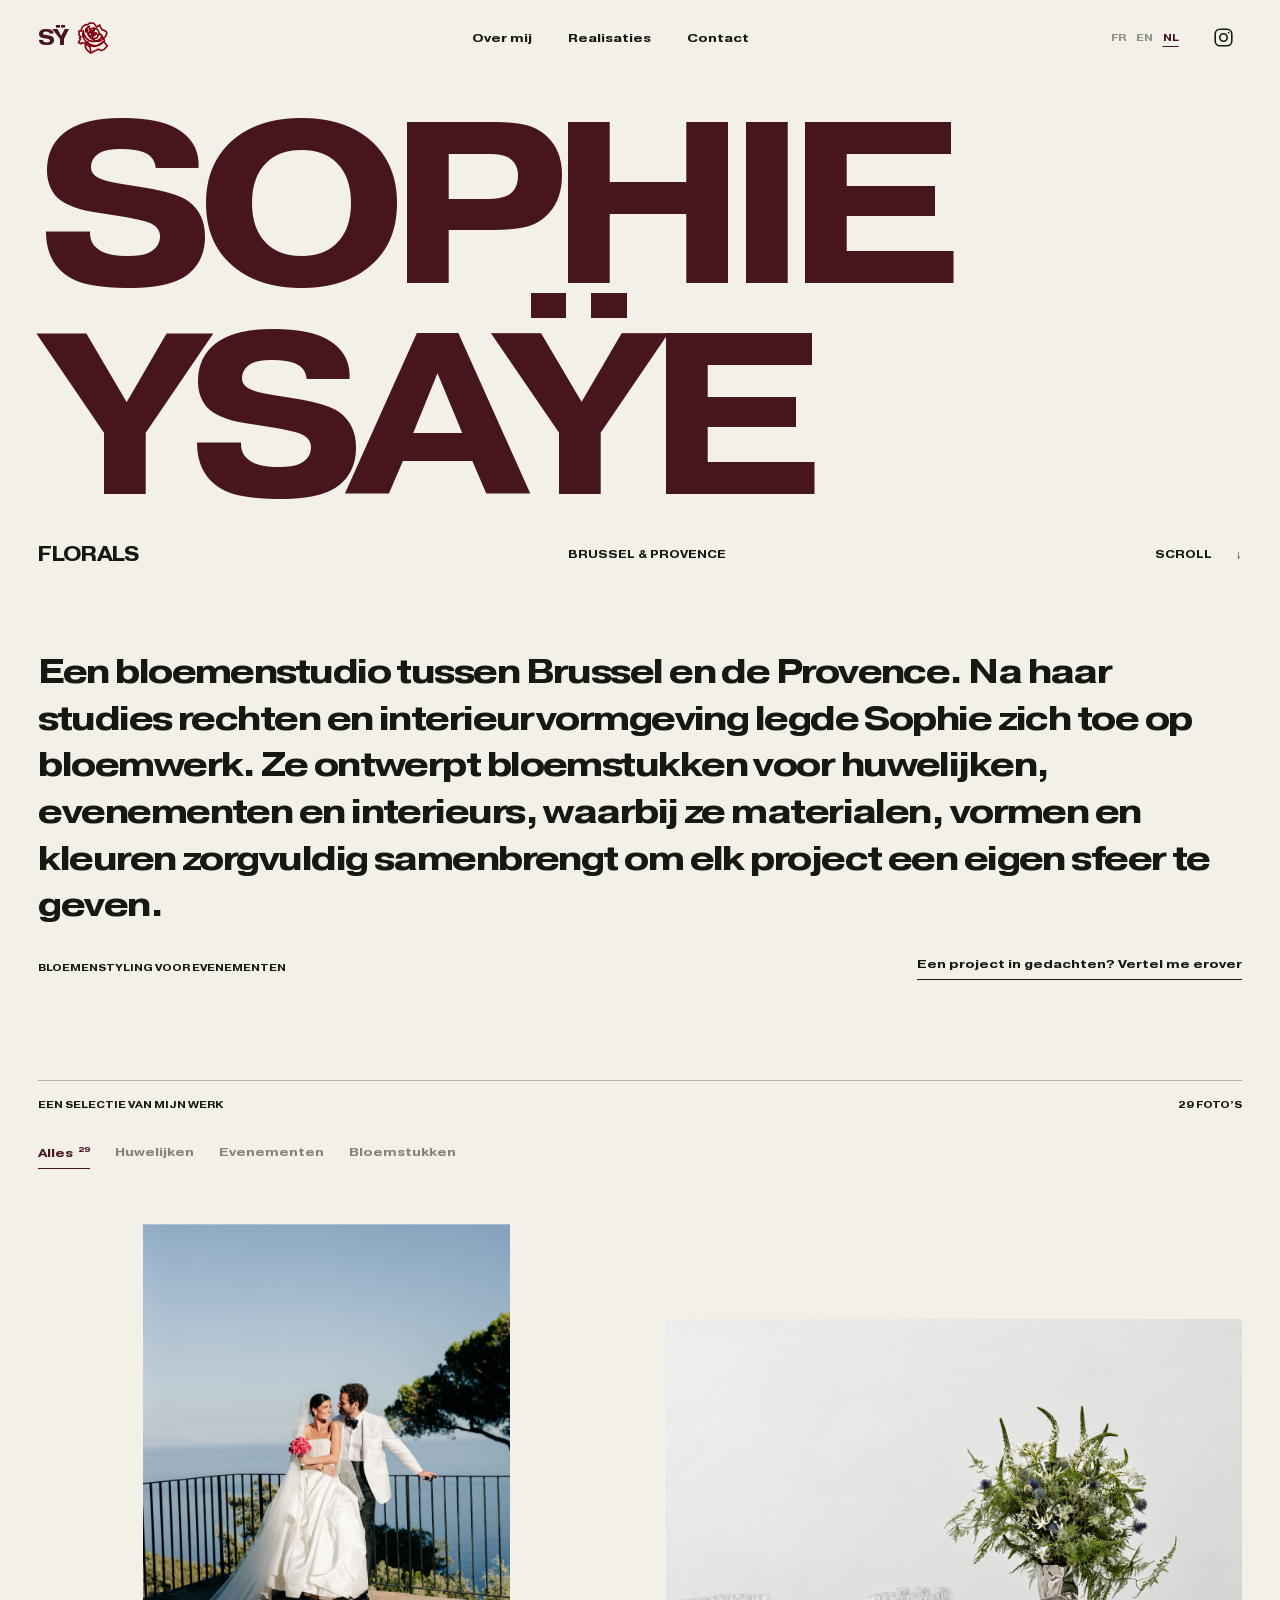
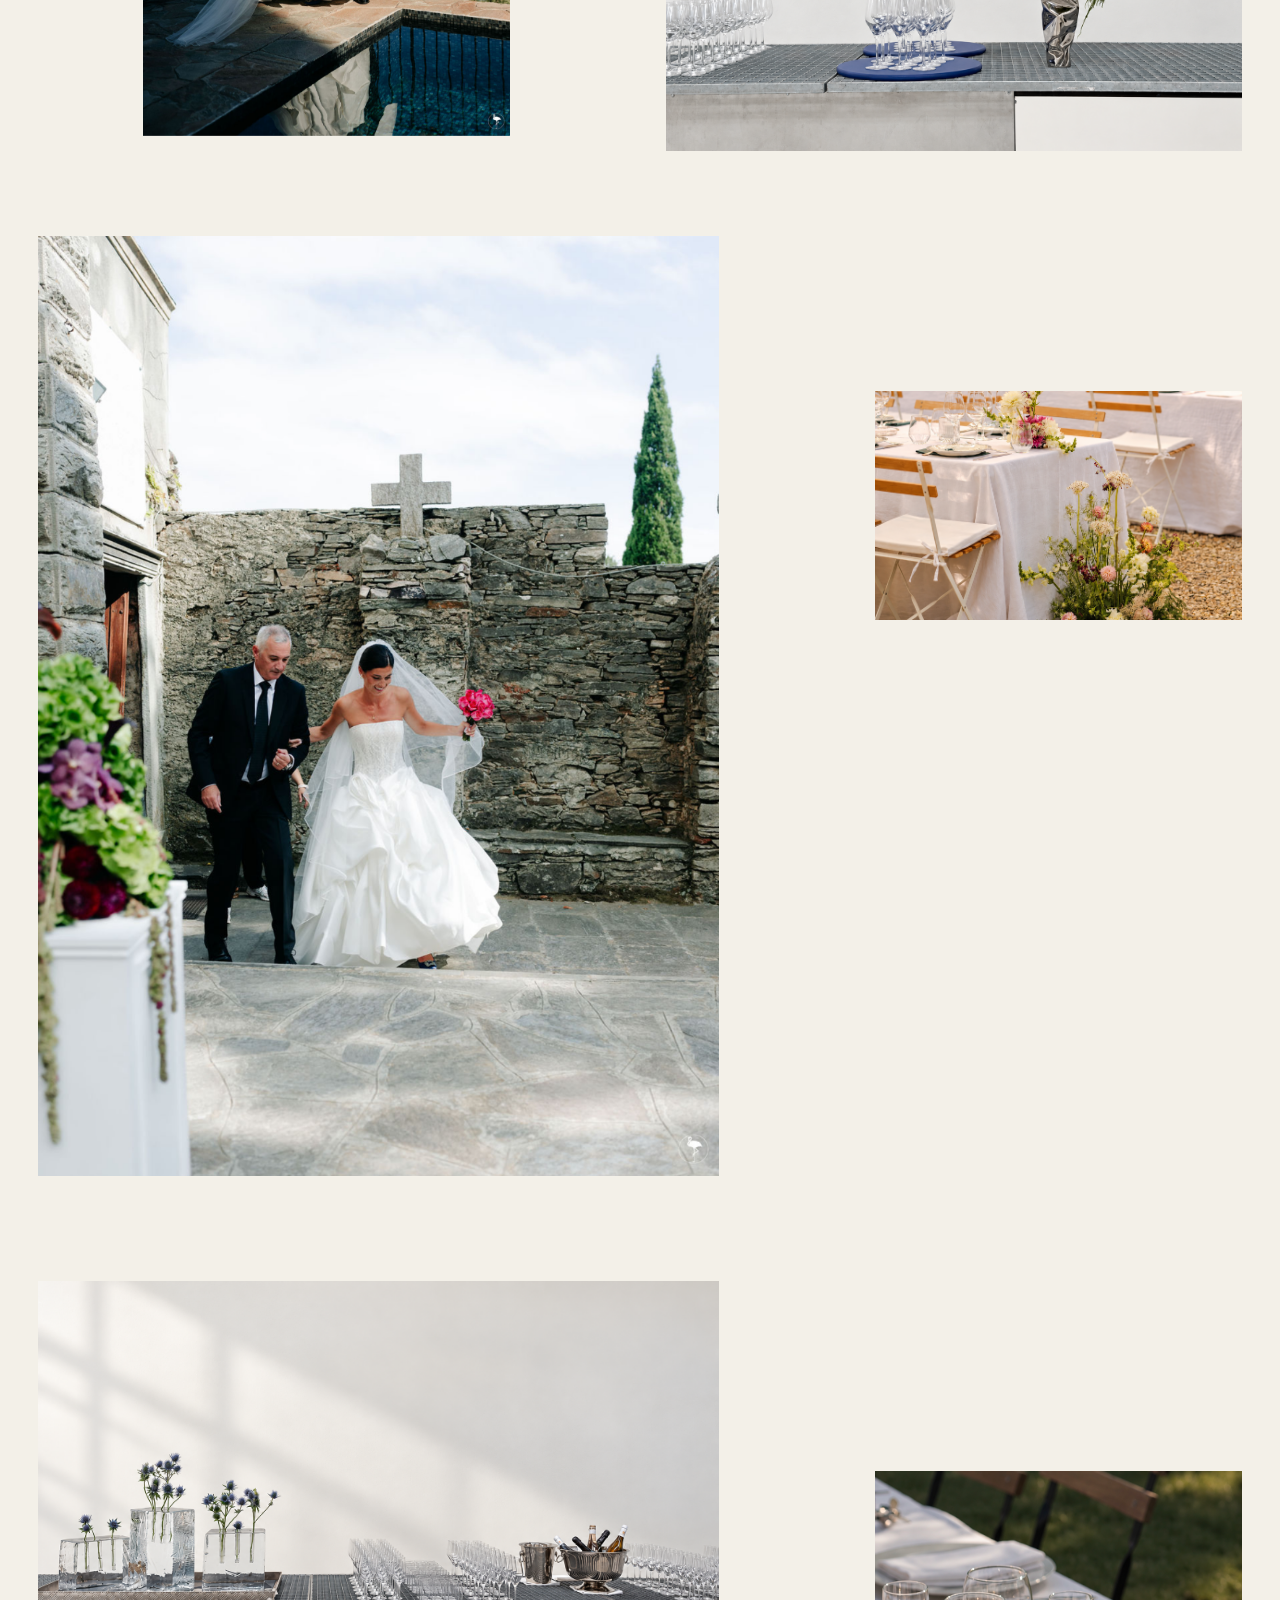
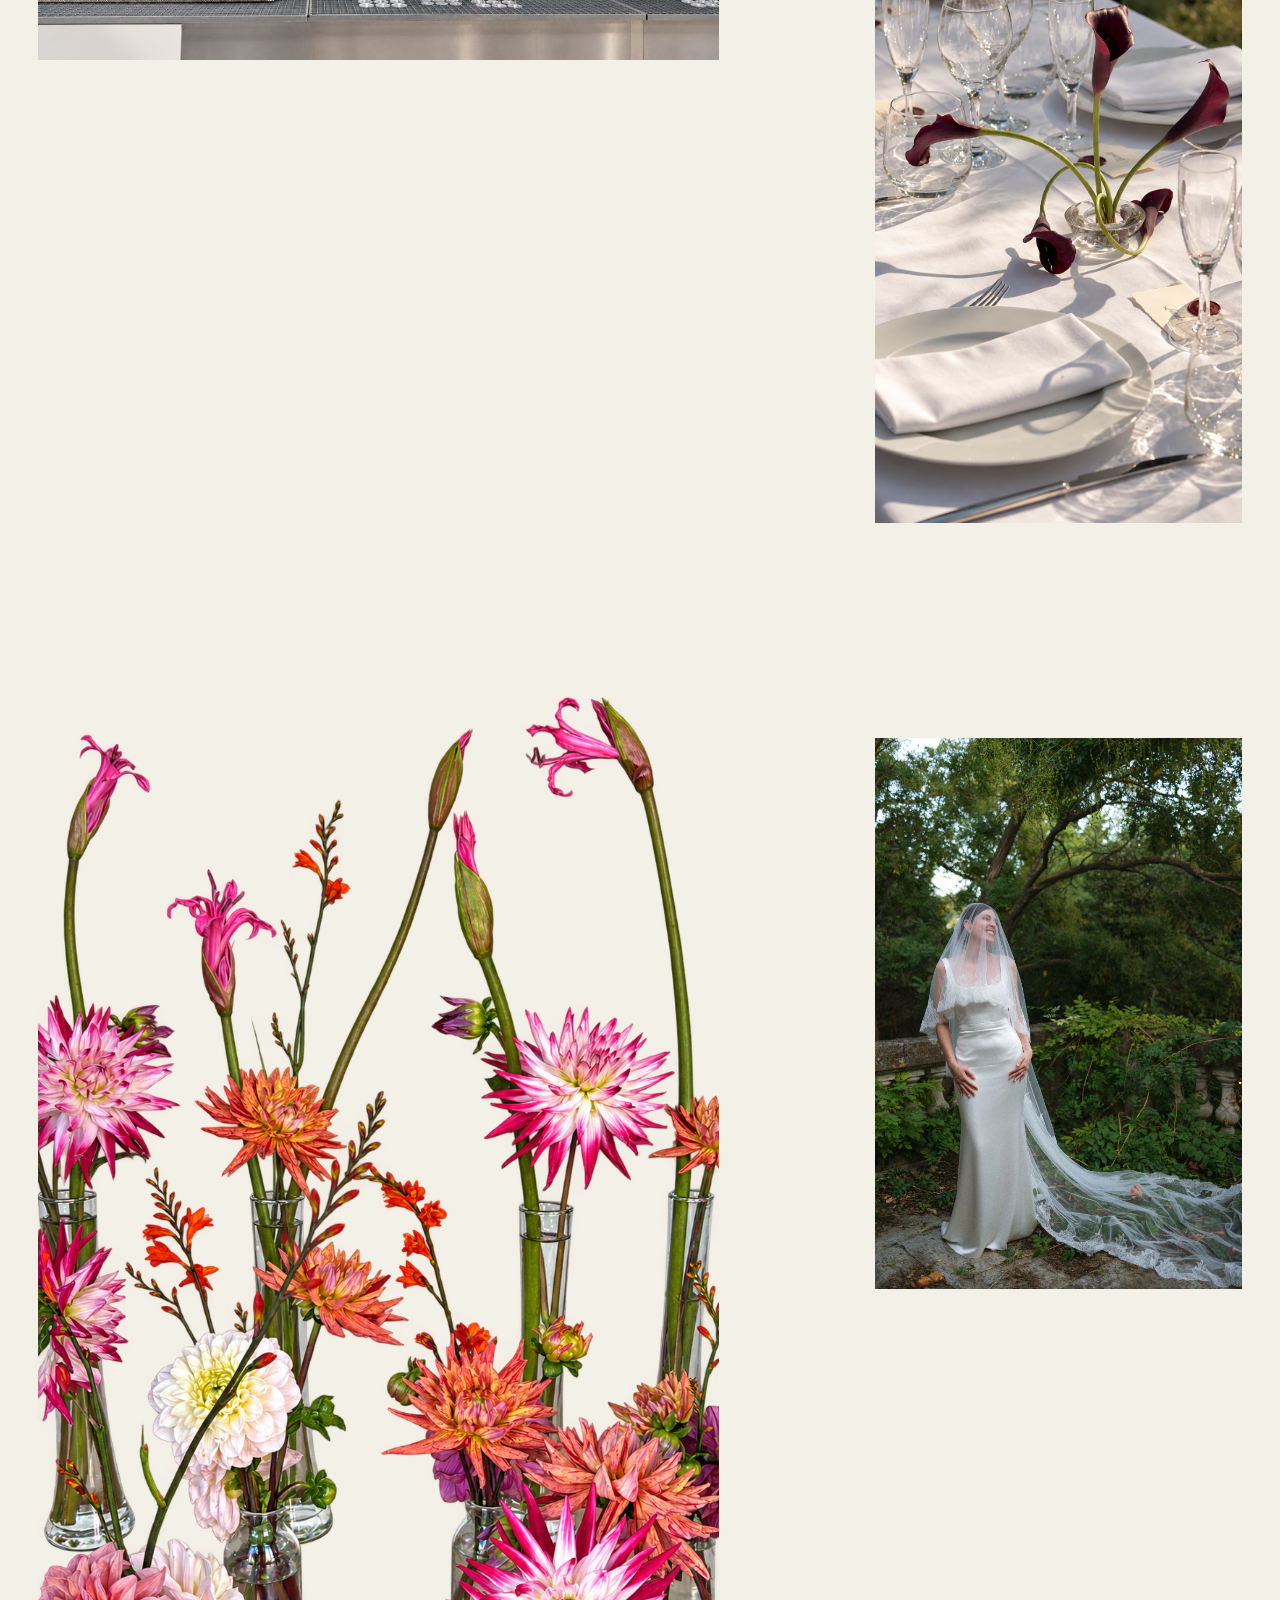
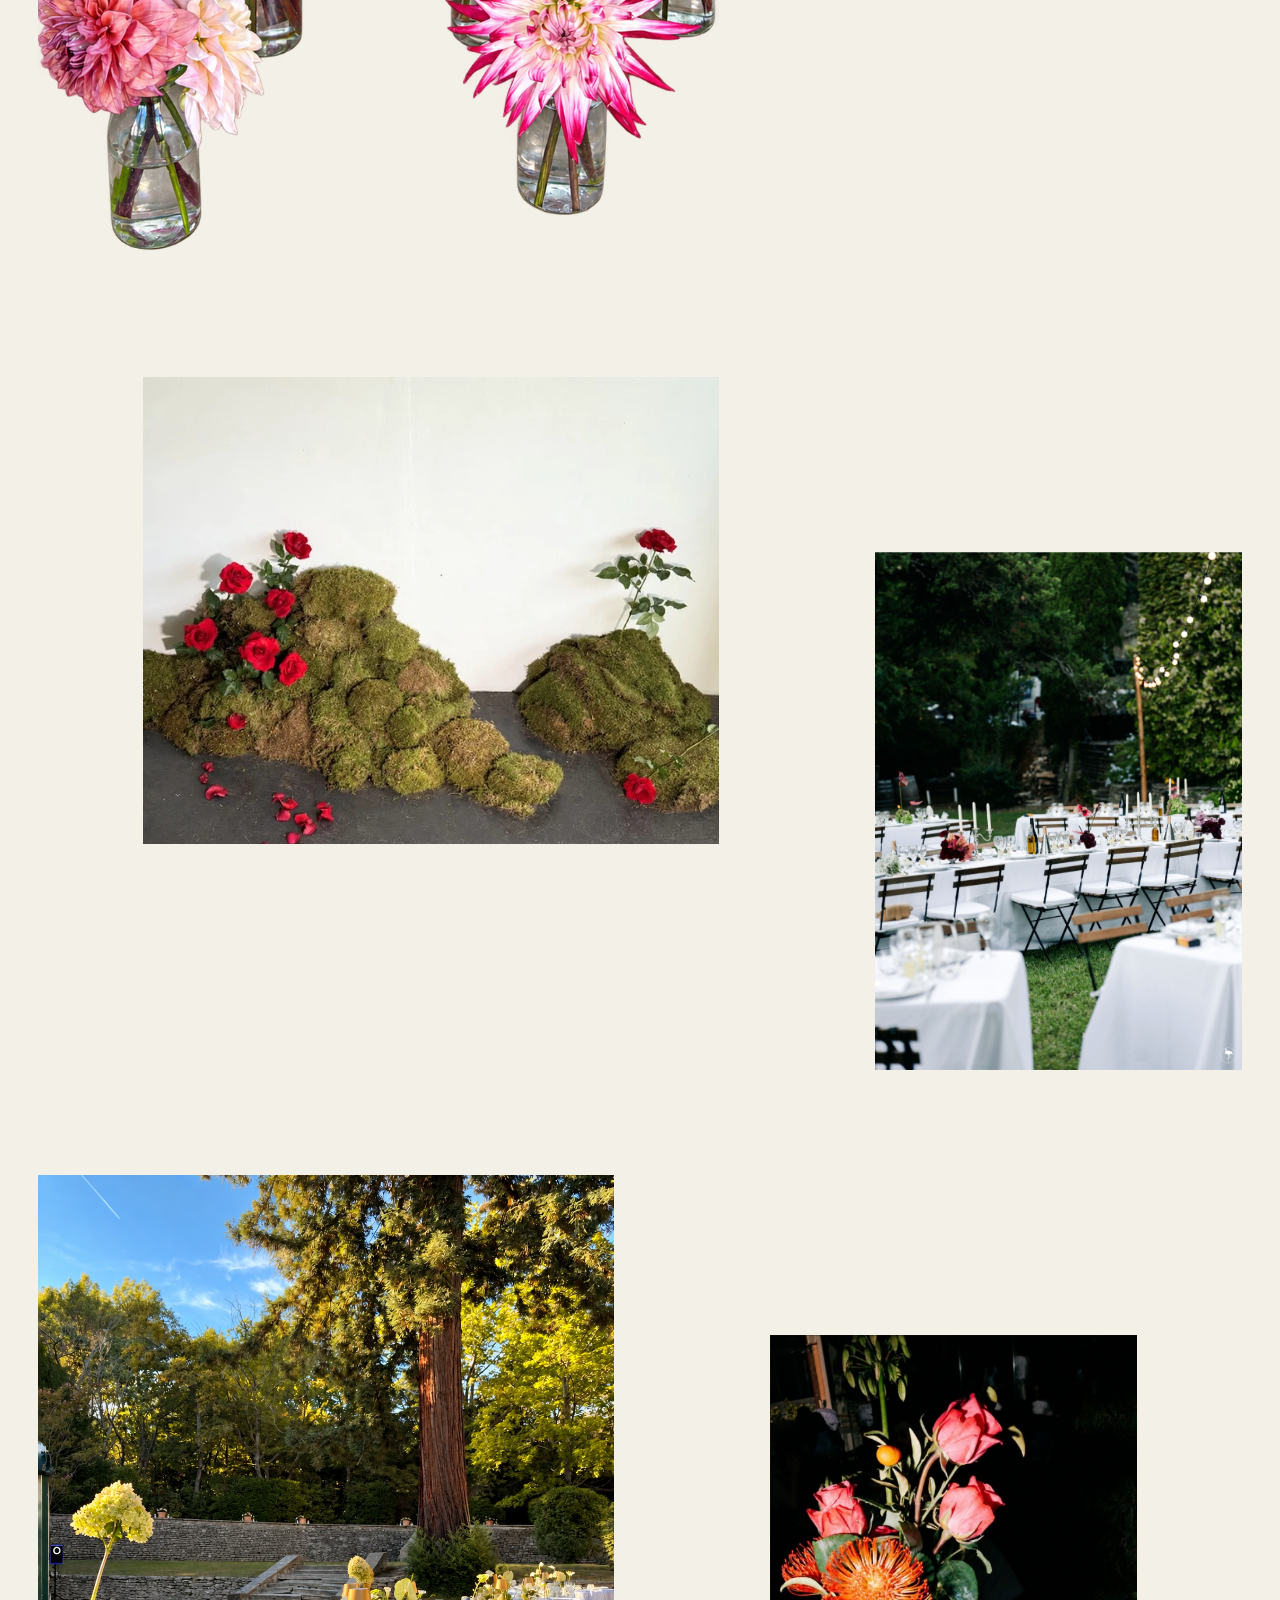
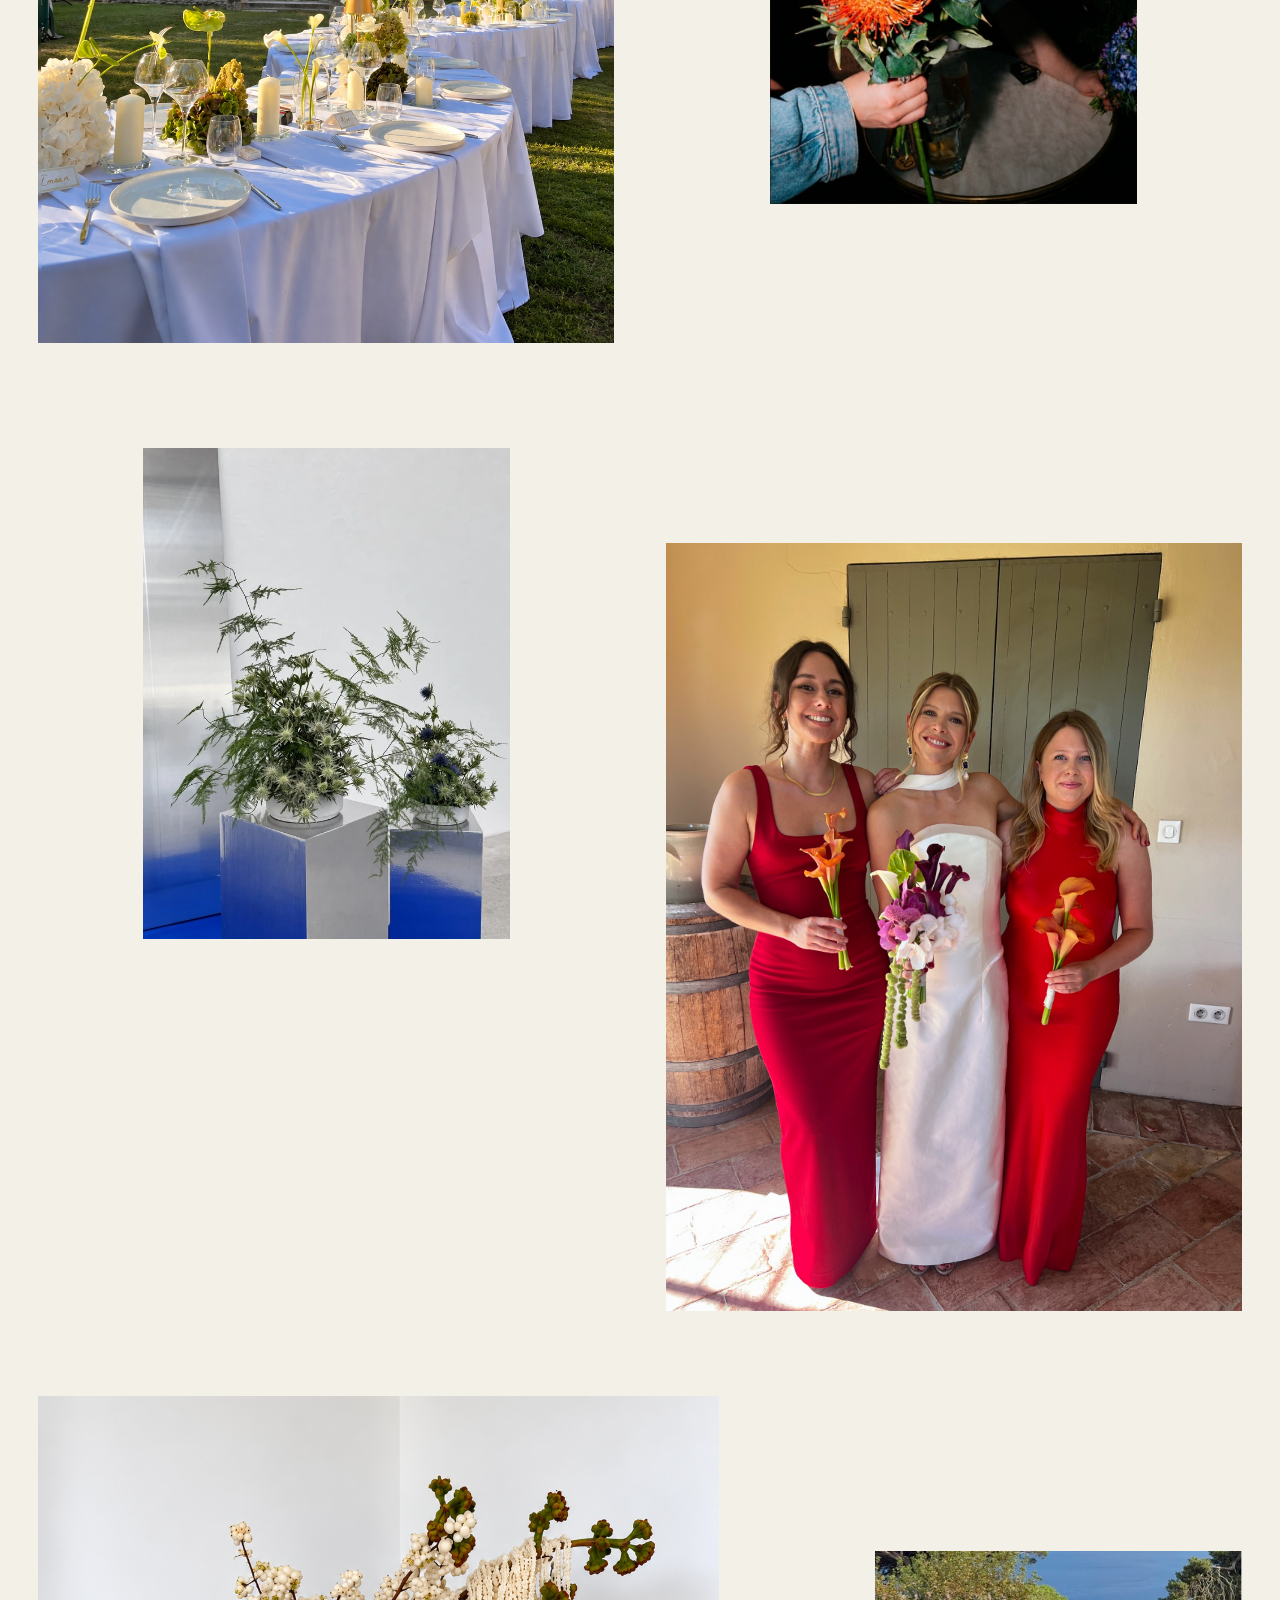
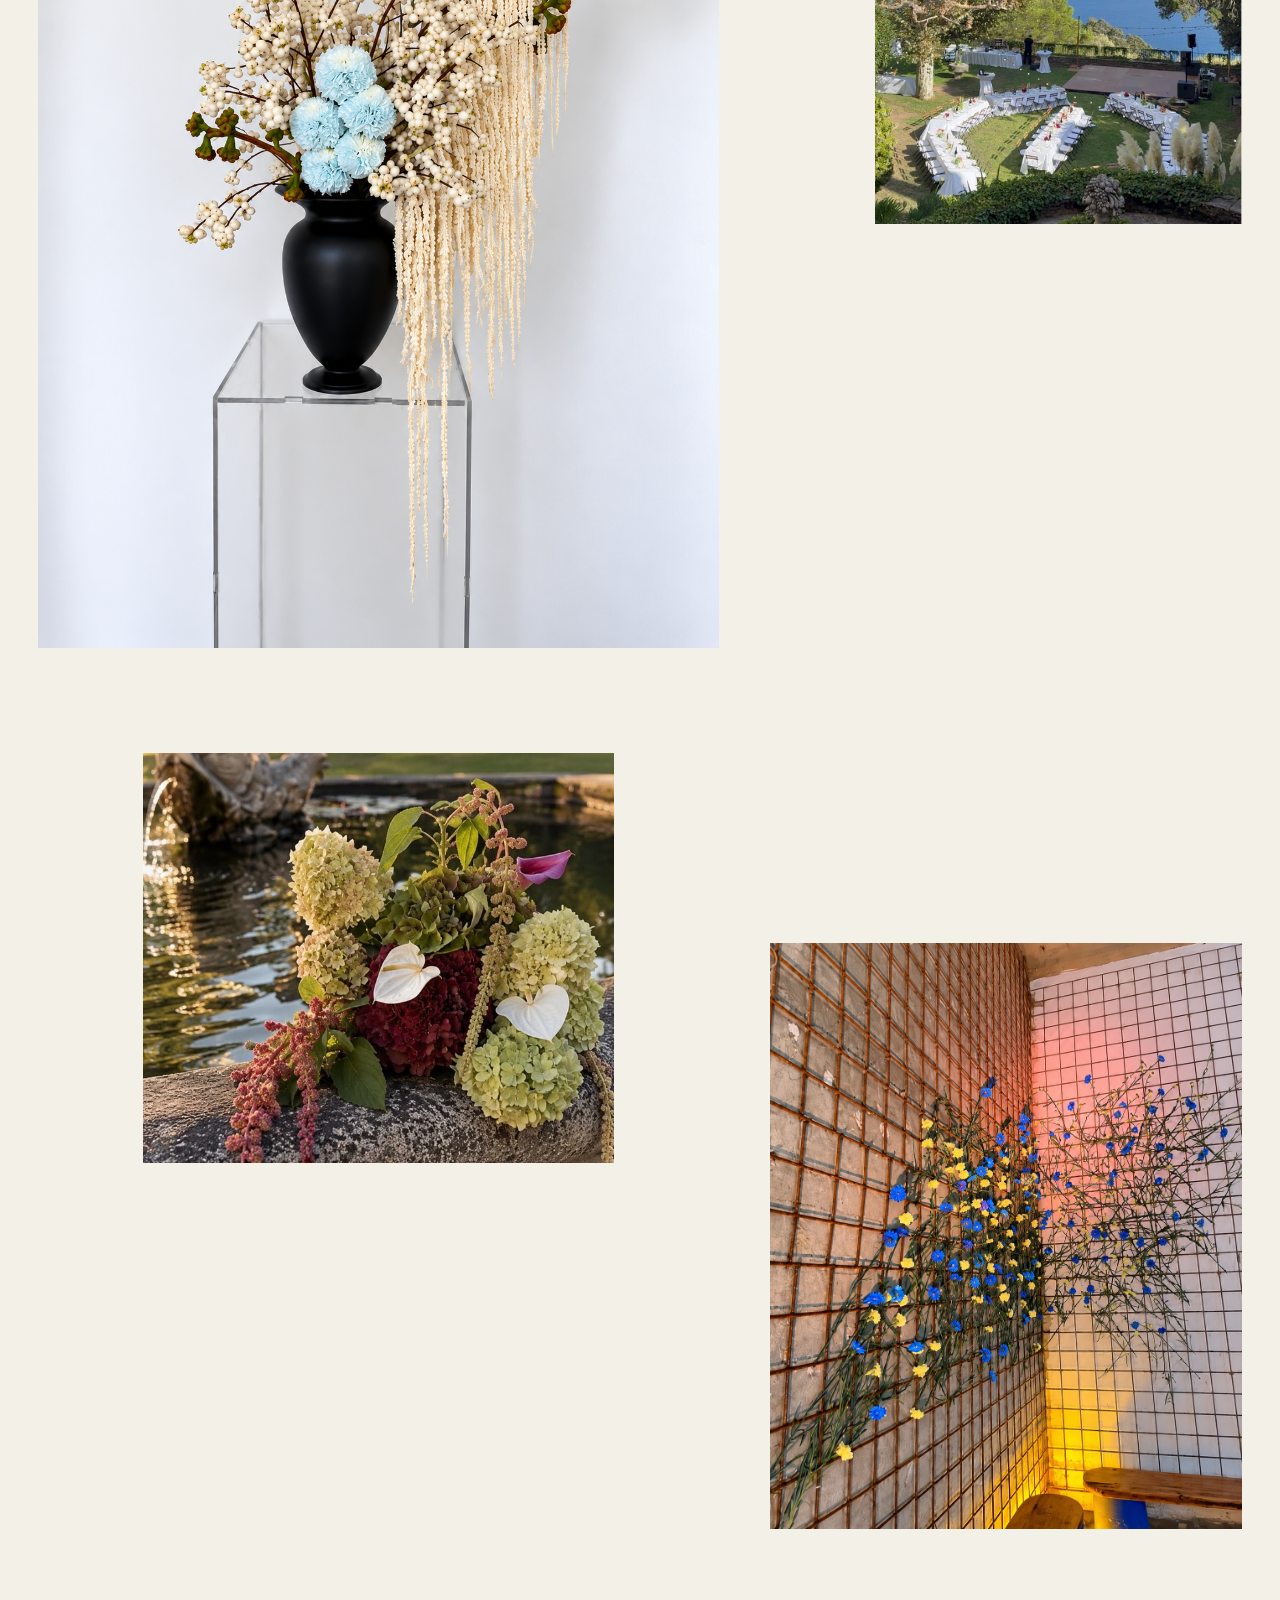
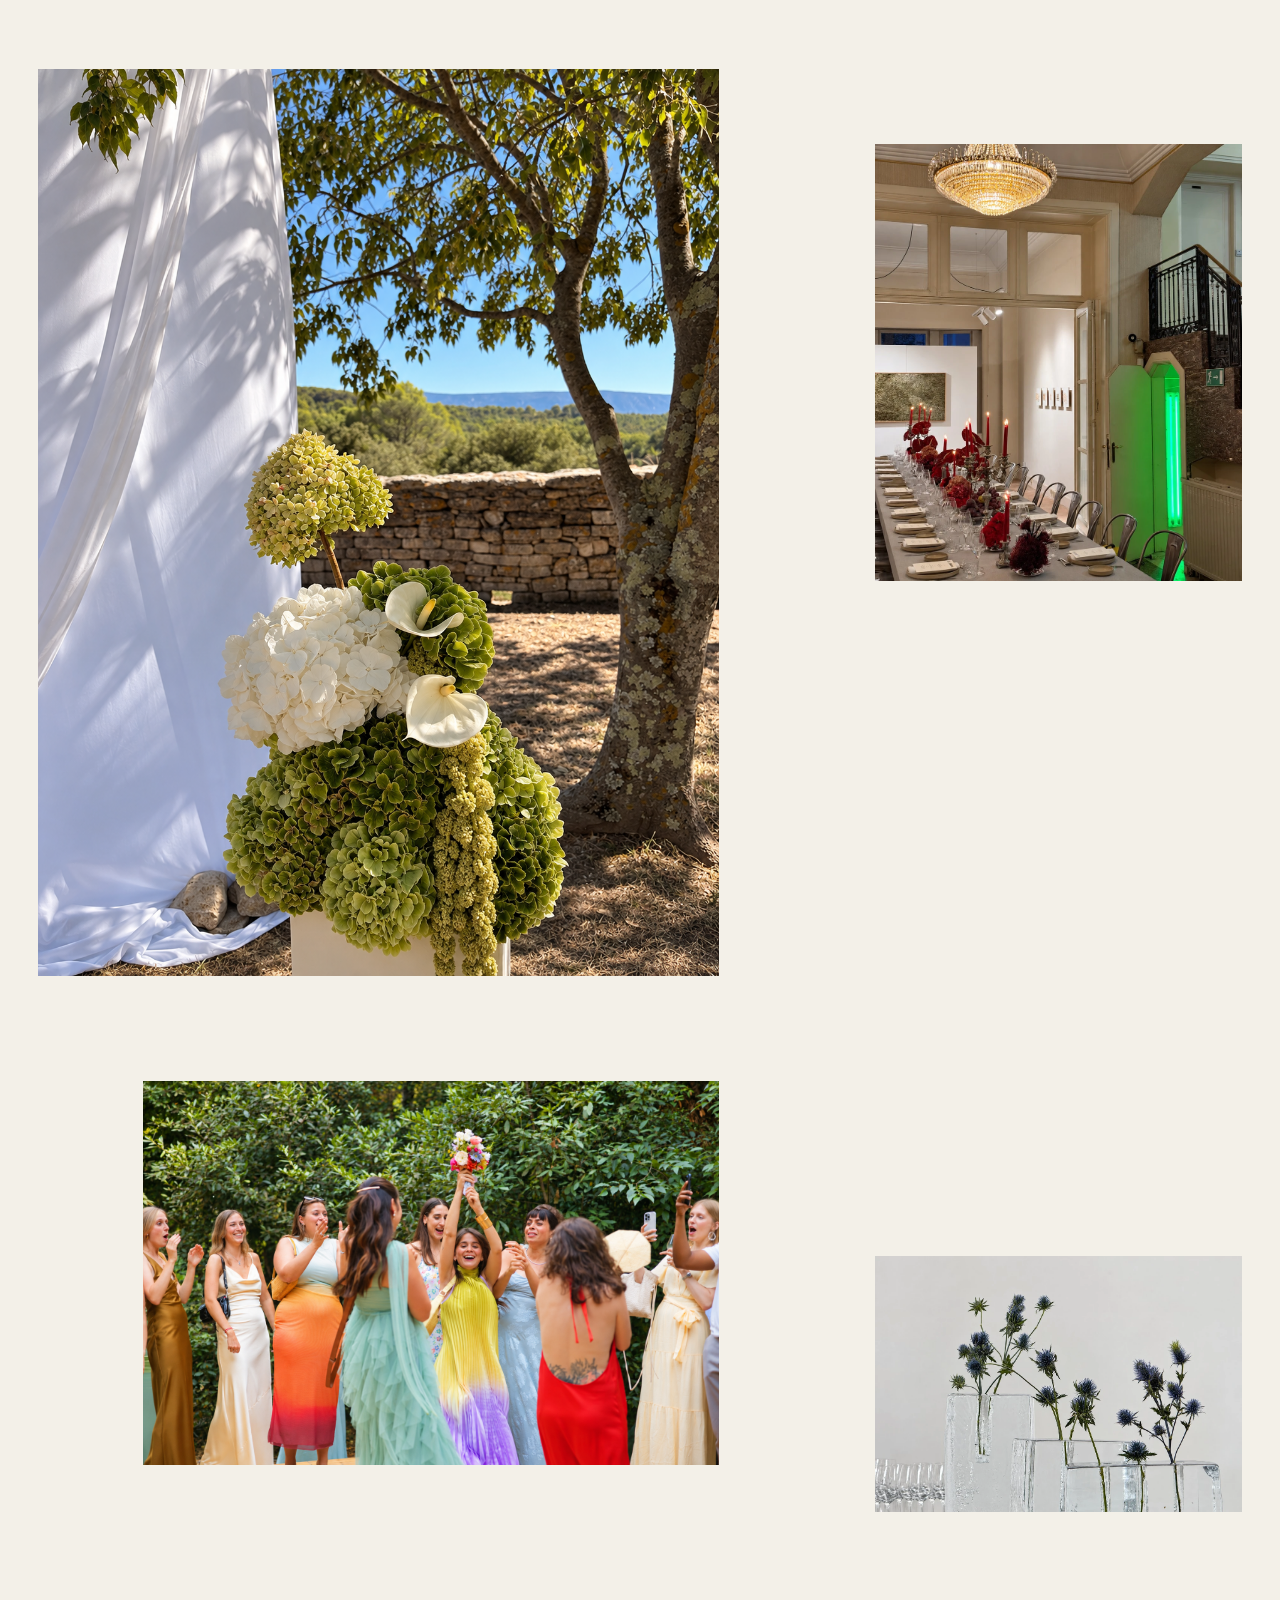
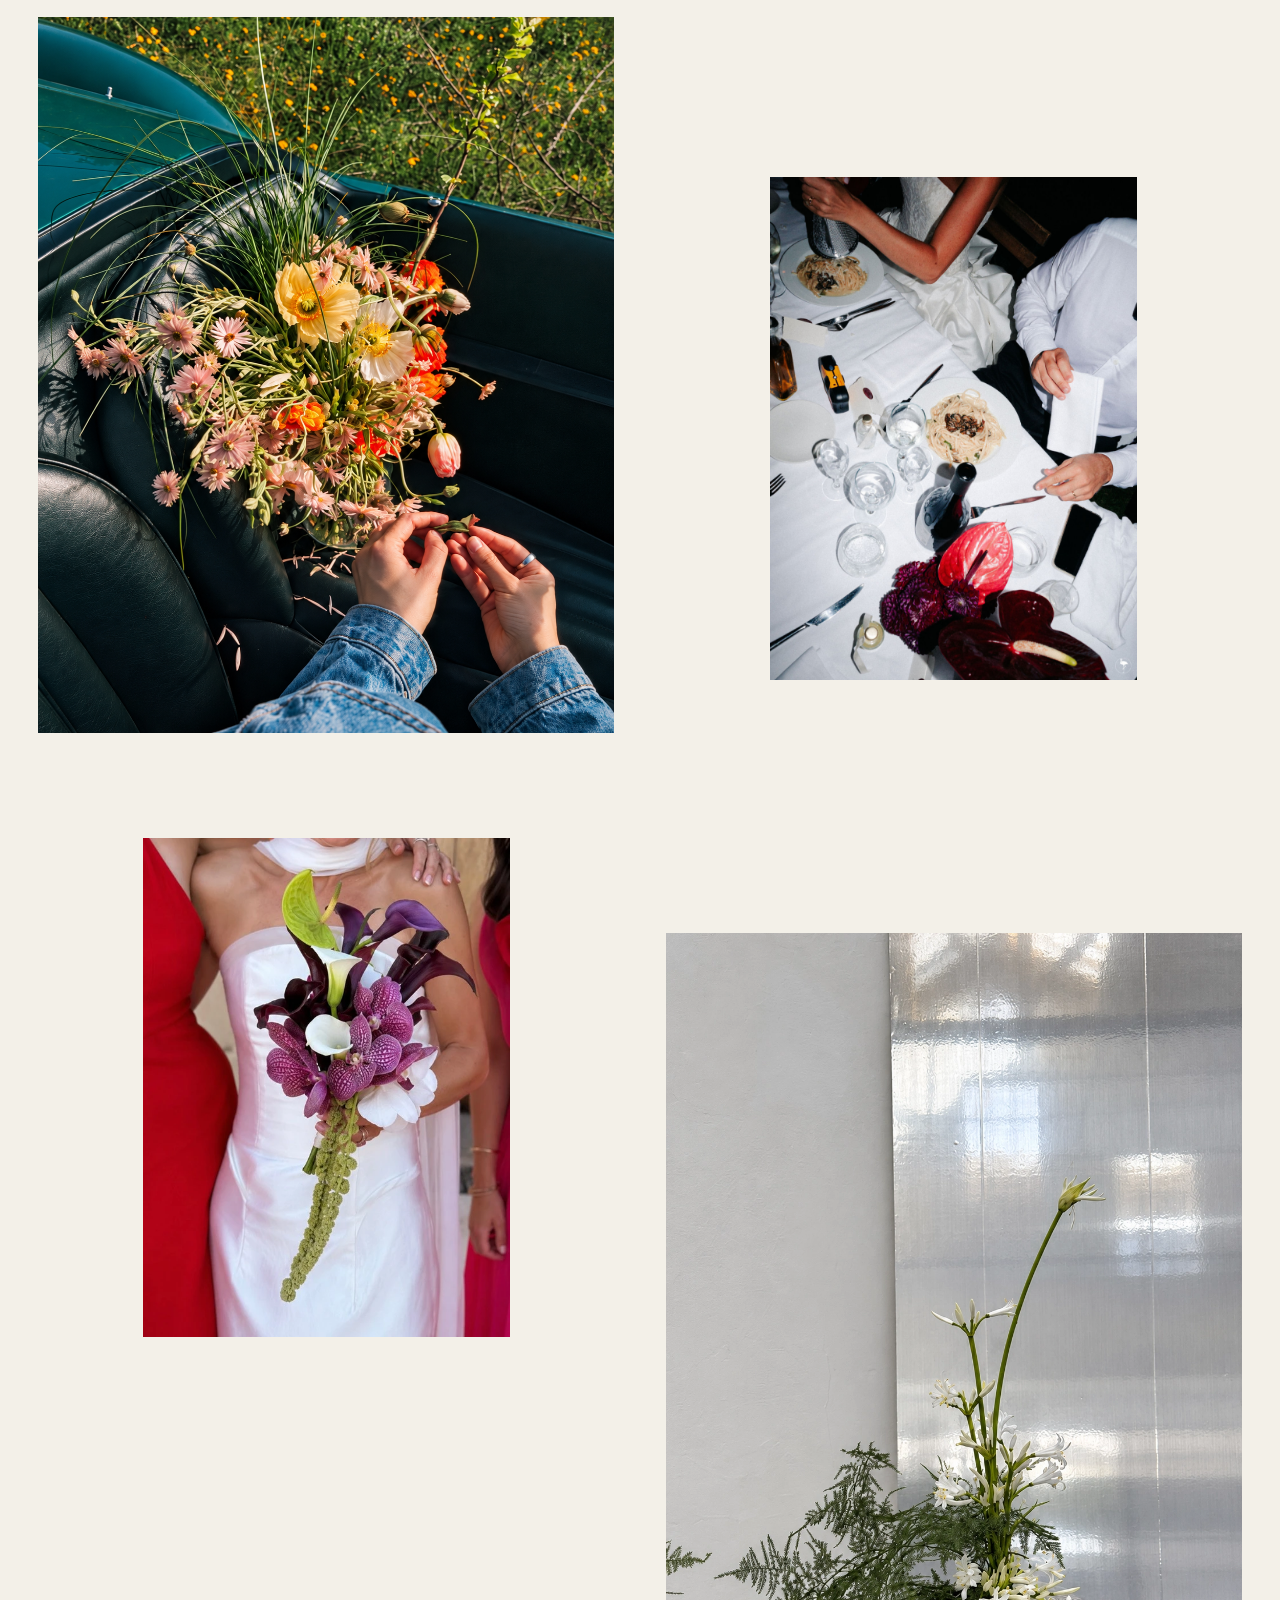
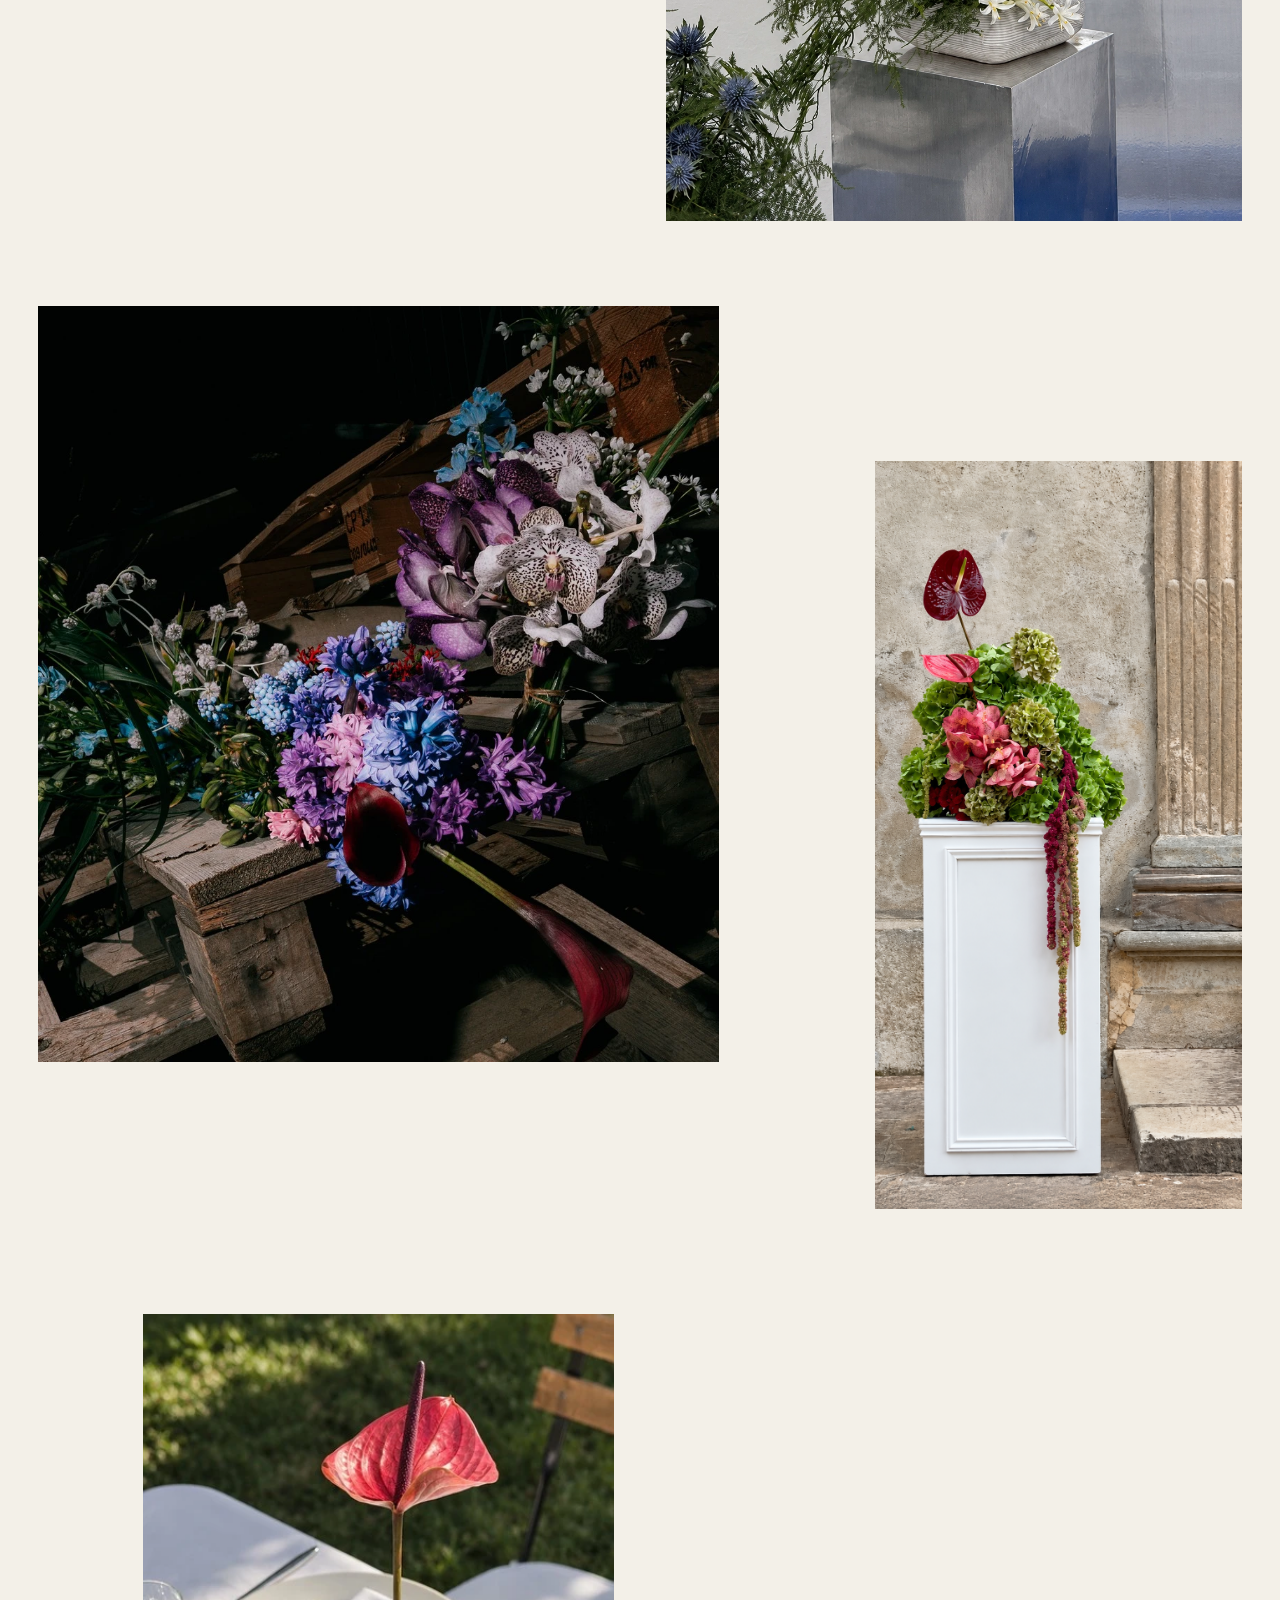
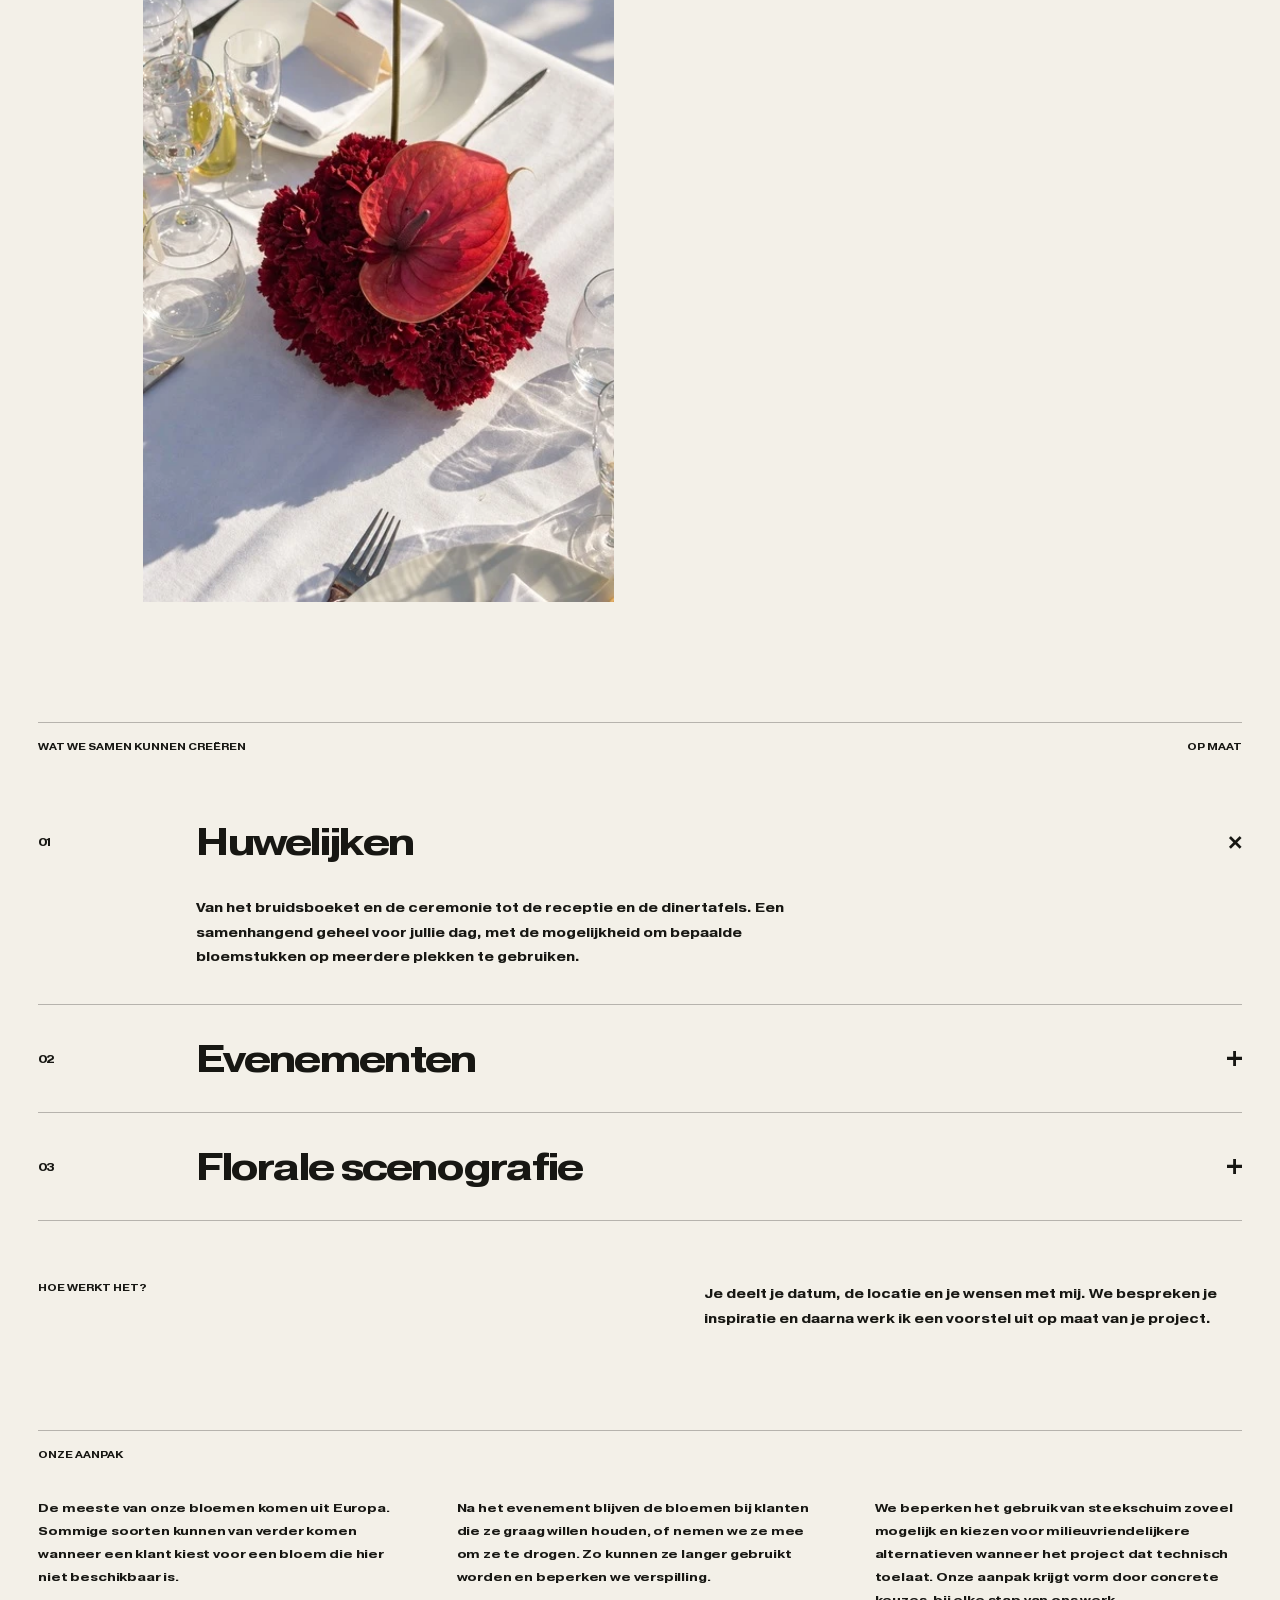
<file: nederlands-belgie.html>
<!doctype html>
<html lang="nl-BE" translate="no" class="notranslate">
<head>
<script src="js/languages.js"></script>
<meta charset="UTF-8"><meta name="google" content="notranslate"><meta http-equiv="Content-Language" content="nl-BE"><meta name="site-version" content="20261025-static-languages-3"><meta name="viewport" content="width=device-width,initial-scale=1">
<title>Sophie Ysaÿe — Florals · Brussel &amp; Provence</title>
<meta name="description" content="Sophie Ysaÿe, bloemenstyliste voor huwelijken en evenementen. Bloemstukken en florale scenografie tussen Brussel en de Provence.">
<meta name="theme-color" content="#F3F0E8"><meta name="robots" content="noindex,nofollow">
<meta property="og:title" content="Sophie Ysaÿe — Florals"><meta property="og:description" content="Huwelijken, evenementen en bloemstukken. Brussel &amp; Provence.">
<link rel="icon" href="favicon.svg" type="image/svg+xml">
<link rel="preload" href="assets/pragmatica-extended-bold.woff2?v=20261028-fontfix2" as="font" type="font/woff2">
<link rel="stylesheet" href="css/style.css?v=20261028-mobile-photo-strip"><script src="js/app.js?v=20261028-lang-top" defer></script>
<link rel="alternate" hreflang="fr" href="francais.html"><link rel="alternate" hreflang="en" href="english.html"><link rel="alternate" hreflang="nl-BE" href="nederlands-belgie.html"><link rel="alternate" hreflang="x-default" href="index.html">
</head>
<body translate="no">
<a class="skip-link" href="#main">Naar de inhoud</a>
<header class="header">
<a href="#top" class="mini-logo" aria-label="Sophie Ysaÿe, startpagina">SŸ<svg class="rose-mark rose-glitter" viewbox="15 5 520 535" fill="none" stroke-linecap="round" stroke-linejoin="round" aria-hidden="true" focusable="false"><defs><path id="signature-rose-path" d="M 238,524 C 215,518 199,487 178,474 C 154,452 143,409 148,380 C 155,359 171,344 190,339 C 159,361 121,365 95,351 L 73,369 L 31,350 C 45,325 53,307 69,294 L 46,277 L 76,255 L 45,233 L 39,156 C 54,147 66,157 82,155 C 78,130 82,110 96,91 C 114,75 130,57 153,48 L 185,49 C 203,35 214,18 233,20 L 254,29 L 274,20 C 298,23 310,53 328,76 L 339,91 L 387,54 C 392,94 410,111 429,134 C 456,140 476,149 495,166 L 506,192 C 501,221 490,251 467,265 L 444,277 L 466,310 L 459,333 C 476,359 492,382 516,406 L 484,435 L 467,458 L 415,485 L 363,457 C 336,474 307,488 279,500 C 264,508 255,521 238,524 C 239,486 233,454 223,425 C 210,406 183,399 166,379 C 207,399 250,413 291,414 C 348,407 408,366 452,328 C 436,360 398,384 363,397 C 318,410 270,396 223,375 C 170,349 124,297 109,246 C 99,214 102,179 114,151 C 112,198 129,242 162,277 C 192,311 245,333 288,332 C 337,330 382,308 410,273 C 421,255 424,237 415,219 C 435,242 444,264 434,290 C 424,311 397,324 373,327 C 338,333 311,320 283,302 C 242,281 211,252 195,221 C 178,191 177,158 188,130 C 174,139 164,153 159,170 C 147,144 151,122 173,105 C 187,94 202,84 216,74 C 208,98 213,121 226,138 C 238,117 253,107 275,109 C 295,99 312,107 327,119 C 349,125 365,149 371,170 C 377,188 387,202 402,212 C 386,215 368,211 350,208 C 362,229 359,250 344,265 C 324,280 308,285 287,279 C 271,272 265,253 265,238 C 248,246 230,244 216,232 C 201,215 201,194 212,175 C 220,158 239,150 258,149 C 275,145 290,138 294,126 C 305,141 294,157 280,165 C 262,175 242,178 222,176 C 241,187 263,184 281,176 C 290,193 312,192 329,187 C 328,207 314,225 294,232 C 277,240 259,232 254,218 C 249,205 259,194 273,195 C 285,196 289,207 282,215"><lineargradient id="rose-metallic" x1="0" y1="0" x2="1" y2=".8"><stop offset="0" stop-color="#760008"><stop offset=".15" stop-color="#d70016"><stop offset=".27" stop-color="#ff342b"><stop offset=".31" stop-color="#ffb2a0"><stop offset=".36" stop-color="#bd0012"><stop offset=".54" stop-color="#f20a20"><stop offset=".66" stop-color="#8e000e"><stop offset=".73" stop-color="#ff5545"><stop offset=".76" stop-color="#ffd0b8"><stop offset=".80" stop-color="#e00019"><stop offset="1" stop-color="#89000d"></lineargradient><mask id="rose-glitter-mask"><use href="#signature-rose-path" stroke="white" stroke-width="23"></mask></defs><use href="#signature-rose-path" stroke="#80000b" stroke-width="25"><use href="#signature-rose-path" stroke="url(#rose-metallic)" stroke-width="20"><g class="rose-flecks" mask="url(#rose-glitter-mask)" stroke="none"><circle cx="346.0" cy="372.7" r="5.7" fill="#ff6458"><circle cx="61.6" cy="144.7" r="4.2" fill="#ef1830"><circle cx="209.3" cy="430.6" r="3.0" fill="#ff6458"><circle cx="268.1" cy="51.4" r="5.5" fill="#ffb6a5"><circle cx="327.3" cy="231.9" r="3.8" fill="#ffb6a5"><circle cx="350.5" cy="521.3" r="2.4" fill="#ffb6a5"><circle cx="150.2" cy="327.3" r="3.5" fill="#ff6458"><circle cx="373.6" cy="282.4" r="2.7" fill="#ffb6a5"><circle cx="397.2" cy="479.8" r="5.1" fill="#ffb6a5"><circle cx="408.9" cy="285.5" r="3.0" fill="#ff6458"><circle cx="156.2" cy="523.6" r="3.0" fill="#ffb6a5"><circle cx="248.8" cy="92.1" r="5.4" fill="#ffb6a5"><circle cx="57.2" cy="523.3" r="5.4" fill="#ffb6a5"><circle cx="199.6" cy="199.1" r="5.1" fill="#ff6458"><circle cx="264.1" cy="463.2" r="2.6" fill="#ff6458"><circle cx="109.1" cy="404.9" r="4.1" fill="#ffb6a5"><circle cx="190.6" cy="404.5" r="3.7" fill="#ffb6a5"><circle cx="174.5" cy="421.1" r="4.8" fill="#ffb6a5"><circle cx="173.4" cy="251.4" r="4.1" fill="#ffb6a5"><circle cx="473.9" cy="125.5" r="5.0" fill="#ffb6a5"><circle cx="26.9" cy="44.3" r="5.1" fill="#ef1830"><circle cx="371.3" cy="451.1" r="2.5" fill="#ffb6a5"><circle cx="228.3" cy="249.9" r="2.4" fill="#ef1830"><circle cx="392.4" cy="331.7" r="3.2" fill="#ff6458"><circle cx="515.1" cy="395.7" r="5.2" fill="#ffb6a5"><circle cx="195.7" cy="521.5" r="3.0" fill="#ffb6a5"><circle cx="170.8" cy="85.0" r="4.0" fill="#ffb6a5"><circle cx="75.7" cy="318.4" r="5.3" fill="#ffb6a5"><circle cx="351.2" cy="97.3" r="4.2" fill="#ff6458"><circle cx="436.4" cy="238.0" r="3.4" fill="#ff6458"><circle cx="277.1" cy="428.3" r="4.8" fill="#ef1830"><circle cx="517.8" cy="367.8" r="5.5" fill="#ffb6a5"><circle cx="257.3" cy="328.9" r="4.8" fill="#ff6458"><circle cx="239.7" cy="171.1" r="2.8" fill="#ffb6a5"><circle cx="465.2" cy="205.9" r="3.1" fill="#ffb6a5"><circle cx="117.8" cy="241.5" r="2.6" fill="#ffb6a5"><circle cx="322.9" cy="128.2" r="5.6" fill="#ff6458"><circle cx="71.7" cy="320.2" r="5.7" fill="#ffb6a5"><circle cx="206.0" cy="338.8" r="3.1" fill="#ff6458"><circle cx="105.1" cy="193.3" r="4.2" fill="#ef1830"><circle cx="474.7" cy="506.1" r="4.0" fill="#ffb6a5"><circle cx="146.2" cy="52.5" r="5.0" fill="#ffb6a5"><circle cx="370.0" cy="337.3" r="2.6" fill="#ffb6a5"><circle cx="294.5" cy="243.4" r="4.6" fill="#ff6458"><circle cx="177.0" cy="307.5" r="4.1" fill="#ef1830"><circle cx="380.5" cy="506.6" r="3.7" fill="#ef1830"><circle cx="333.1" cy="483.0" r="4.1" fill="#ef1830"><circle cx="393.0" cy="495.6" r="5.1" fill="#ff6458"><circle cx="329.4" cy="348.5" r="5.7" fill="#ff6458"><circle cx="135.3" cy="193.1" r="3.4" fill="#ef1830"><circle cx="343.1" cy="404.8" r="4.1" fill="#ffb6a5"><circle cx="154.6" cy="439.8" r="2.8" fill="#ffb6a5"><circle cx="289.3" cy="404.1" r="3.9" fill="#ff6458"><circle cx="413.2" cy="489.1" r="2.8" fill="#ff6458"><circle cx="172.4" cy="417.6" r="4.3" fill="#ffb6a5"><circle cx="517.7" cy="489.5" r="3.3" fill="#ffb6a5"><circle cx="441.7" cy="343.8" r="5.0" fill="#ffb6a5"><circle cx="67.2" cy="139.6" r="5.1" fill="#ef1830"><circle cx="364.2" cy="91.6" r="4.9" fill="#ffb6a5"><circle cx="392.4" cy="27.5" r="4.2" fill="#ffb6a5"><circle cx="193.0" cy="16.5" r="4.5" fill="#ffb6a5"><circle cx="209.9" cy="357.8" r="2.8" fill="#ff6458"><circle cx="112.3" cy="300.7" r="4.1" fill="#ffb6a5"><circle cx="209.3" cy="314.1" r="4.1" fill="#ff6458"><circle cx="187.6" cy="187.2" r="3.4" fill="#ff6458"><circle cx="317.6" cy="147.0" r="5.0" fill="#ffb6a5"><circle cx="290.0" cy="48.2" r="4.6" fill="#ffb6a5"><circle cx="219.2" cy="340.9" r="5.7" fill="#ffb6a5"><circle cx="512.3" cy="236.8" r="5.3" fill="#ffb6a5"><circle cx="86.0" cy="480.8" r="3.9" fill="#ff6458"><circle cx="407.3" cy="87.5" r="3.4" fill="#ffb6a5"><circle cx="189.3" cy="106.4" r="3.5" fill="#ffb6a5"><circle cx="474.1" cy="454.9" r="4.1" fill="#ffb6a5"><circle cx="39.0" cy="280.2" r="2.5" fill="#ffb6a5"><circle cx="344.1" cy="108.8" r="4.1" fill="#ffb6a5"><circle cx="480.5" cy="25.9" r="4.7" fill="#ffb6a5"><circle cx="462.2" cy="453.9" r="4.3" fill="#ffb6a5"><circle cx="291.3" cy="302.6" r="3.5" fill="#ef1830"><circle cx="299.7" cy="15.8" r="3.3" fill="#ffb6a5"><circle cx="35.6" cy="99.1" r="4.7" fill="#ffb6a5"><circle cx="53.4" cy="383.0" r="5.7" fill="#ffb6a5"><circle cx="451.2" cy="37.1" r="4.3" fill="#ff6458"><circle cx="332.7" cy="460.0" r="2.8" fill="#ffb6a5"><circle cx="120.6" cy="401.0" r="5.7" fill="#ffb6a5"><circle cx="488.1" cy="113.1" r="4.5" fill="#ffb6a5"><circle cx="104.0" cy="396.9" r="4.8" fill="#ef1830"><circle cx="141.1" cy="171.2" r="4.0" fill="#ffb6a5"><circle cx="49.5" cy="208.8" r="4.4" fill="#ff6458"><circle cx="72.3" cy="158.2" r="4.2" fill="#ff6458"><circle cx="368.9" cy="483.7" r="5.2" fill="#ef1830"><circle cx="252.0" cy="301.7" r="4.0" fill="#ffb6a5"><circle cx="134.0" cy="89.1" r="3.4" fill="#ffb6a5"><circle cx="339.6" cy="237.8" r="4.1" fill="#ffb6a5"><circle cx="448.3" cy="520.4" r="4.3" fill="#ffb6a5"><circle cx="493.6" cy="390.2" r="5.1" fill="#ffb6a5"><circle cx="266.0" cy="408.3" r="3.3" fill="#ff6458"><circle cx="163.8" cy="385.0" r="5.7" fill="#ffb6a5"><circle cx="359.2" cy="363.6" r="3.8" fill="#ffb6a5"><circle cx="251.0" cy="141.9" r="5.3" fill="#ffb6a5"><circle cx="132.0" cy="37.9" r="5.2" fill="#ffb6a5"><circle cx="289.3" cy="373.2" r="5.1" fill="#ef1830"><circle cx="304.7" cy="335.5" r="3.4" fill="#ffb6a5"><circle cx="491.0" cy="484.6" r="3.2" fill="#ffb6a5"><circle cx="392.8" cy="65.1" r="3.6" fill="#ff6458"><circle cx="212.2" cy="48.2" r="4.0" fill="#ff6458"><circle cx="426.1" cy="396.1" r="4.1" fill="#ffb6a5"><circle cx="52.9" cy="484.0" r="2.9" fill="#ffb6a5"><circle cx="234.0" cy="405.9" r="3.2" fill="#ef1830"><circle cx="214.7" cy="256.7" r="4.7" fill="#ffb6a5"><circle cx="407.2" cy="278.5" r="5.2" fill="#ef1830"><circle cx="361.4" cy="381.3" r="5.0" fill="#ffb6a5"><circle cx="32.7" cy="161.5" r="5.0" fill="#ff6458"><circle cx="425.8" cy="133.1" r="2.8" fill="#ffb6a5"><circle cx="388.0" cy="185.0" r="2.8" fill="#ffb6a5"><circle cx="249.7" cy="424.8" r="2.9" fill="#ff6458"><circle cx="26.8" cy="321.0" r="5.0" fill="#ff6458"><circle cx="120.6" cy="57.2" r="2.6" fill="#ff6458"><circle cx="62.7" cy="110.3" r="4.7" fill="#ff6458"><circle cx="272.6" cy="166.8" r="2.6" fill="#ffb6a5"><circle cx="105.0" cy="68.3" r="5.4" fill="#ff6458"><circle cx="509.8" cy="34.1" r="2.5" fill="#ffb6a5"><circle cx="408.9" cy="179.2" r="3.4" fill="#ffb6a5"><circle cx="214.6" cy="258.7" r="3.6" fill="#ffb6a5"><circle cx="157.6" cy="221.2" r="3.7" fill="#ff6458"><circle cx="226.1" cy="520.2" r="4.8" fill="#ffb6a5"><circle cx="243.3" cy="137.5" r="5.3" fill="#ff6458"><circle cx="116.1" cy="73.9" r="4.8" fill="#ff6458"><circle cx="394.7" cy="48.7" r="3.6" fill="#ef1830"><circle cx="478.2" cy="413.8" r="5.7" fill="#ffb6a5"><circle cx="286.9" cy="510.7" r="3.1" fill="#ffb6a5"><circle cx="143.8" cy="468.4" r="4.2" fill="#ef1830"><circle cx="144.9" cy="242.3" r="5.3" fill="#ff6458"><circle cx="497.7" cy="271.4" r="2.9" fill="#ff6458"><circle cx="427.4" cy="97.7" r="2.8" fill="#ffb6a5"><circle cx="470.9" cy="326.2" r="3.2" fill="#ffb6a5"><circle cx="103.6" cy="264.6" r="4.2" fill="#ff6458"><circle cx="30.6" cy="29.7" r="3.4" fill="#ff6458"><circle cx="265.9" cy="382.7" r="3.4" fill="#ff6458"><circle cx="175.9" cy="408.2" r="3.3" fill="#ffb6a5"><circle cx="181.6" cy="470.3" r="5.7" fill="#ff6458"><circle cx="332.4" cy="360.9" r="5.5" fill="#ff6458"><circle cx="212.9" cy="337.8" r="4.0" fill="#ffb6a5"><circle cx="106.2" cy="419.8" r="4.3" fill="#ffb6a5"><circle cx="515.7" cy="17.7" r="2.5" fill="#ff6458"><circle cx="240.6" cy="118.8" r="5.3" fill="#ff6458"><circle cx="128.1" cy="98.9" r="2.7" fill="#ff6458"><circle cx="317.9" cy="493.6" r="4.8" fill="#ef1830"><circle cx="263.3" cy="76.7" r="4.0" fill="#ef1830"><circle cx="448.8" cy="322.6" r="3.2" fill="#ff6458"><circle cx="386.3" cy="450.2" r="4.9" fill="#ffb6a5"><circle cx="226.9" cy="418.9" r="3.8" fill="#ff6458"><circle cx="315.6" cy="292.7" r="2.8" fill="#ffb6a5"><circle cx="343.2" cy="350.2" r="4.8" fill="#ff6458"><circle cx="172.5" cy="446.8" r="4.7" fill="#ff6458"><circle cx="262.0" cy="495.2" r="2.7" fill="#ffb6a5"><circle cx="284.5" cy="233.3" r="2.8" fill="#ffb6a5"><circle cx="307.5" cy="320.8" r="3.9" fill="#ff6458"><circle cx="328.2" cy="289.7" r="3.7" fill="#ff6458"><circle cx="131.8" cy="175.2" r="5.2" fill="#ff6458"><circle cx="199.5" cy="98.3" r="2.6" fill="#ff6458"><circle cx="471.5" cy="280.7" r="3.5" fill="#ffb6a5"><circle cx="82.2" cy="466.5" r="4.3" fill="#ff6458"><circle cx="249.1" cy="172.0" r="4.9" fill="#ffb6a5"><circle cx="25.4" cy="343.4" r="3.4" fill="#ef1830"><circle cx="86.5" cy="46.6" r="2.9" fill="#ef1830"><circle cx="28.8" cy="247.5" r="5.0" fill="#ffb6a5"><circle cx="58.1" cy="97.2" r="3.8" fill="#ffb6a5"><circle cx="132.3" cy="49.2" r="3.2" fill="#ffb6a5"><circle cx="500.4" cy="28.8" r="5.7" fill="#ff6458"><circle cx="286.4" cy="146.3" r="3.2" fill="#ffb6a5"><circle cx="234.6" cy="22.2" r="2.8" fill="#ef1830"><circle cx="139.0" cy="402.5" r="4.1" fill="#ffb6a5"><circle cx="96.5" cy="98.9" r="5.2" fill="#ef1830"><circle cx="454.0" cy="268.0" r="4.2" fill="#ffb6a5"><circle cx="189.9" cy="291.2" r="4.4" fill="#ffb6a5"><circle cx="399.4" cy="198.5" r="4.9" fill="#ef1830"><circle cx="505.6" cy="44.3" r="3.0" fill="#ef1830"><circle cx="87.7" cy="424.1" r="3.4" fill="#ff6458"><circle cx="357.5" cy="76.2" r="2.6" fill="#ffb6a5"><circle cx="131.7" cy="85.1" r="2.5" fill="#ff6458"><circle cx="170.0" cy="266.8" r="4.3" fill="#ff6458"><circle cx="341.5" cy="406.4" r="5.2" fill="#ffb6a5"><circle cx="393.6" cy="177.6" r="4.4" fill="#ffb6a5"><circle cx="301.6" cy="423.4" r="4.7" fill="#ffb6a5"><circle cx="189.9" cy="198.8" r="4.2" fill="#ff6458"><circle cx="95.8" cy="367.5" r="5.2" fill="#ffb6a5"><circle cx="269.4" cy="134.6" r="5.0" fill="#ffb6a5"><circle cx="291.8" cy="66.3" r="4.7" fill="#ffb6a5"><circle cx="478.7" cy="321.8" r="2.8" fill="#ef1830"><circle cx="218.5" cy="378.3" r="3.0" fill="#ff6458"><circle cx="215.5" cy="456.2" r="4.4" fill="#ef1830"><circle cx="318.6" cy="303.6" r="2.6" fill="#ffb6a5"><circle cx="105.9" cy="148.0" r="3.9" fill="#ffb6a5"><circle cx="275.2" cy="123.4" r="3.9" fill="#ffb6a5"><circle cx="475.3" cy="226.9" r="4.5" fill="#ef1830"><circle cx="233.7" cy="153.9" r="3.1" fill="#ef1830"><circle cx="401.0" cy="269.3" r="4.0" fill="#ffb6a5"><circle cx="369.4" cy="364.0" r="2.7" fill="#ef1830"><circle cx="208.7" cy="417.0" r="3.5" fill="#ff6458"><circle cx="373.2" cy="193.6" r="2.6" fill="#ffb6a5"><circle cx="46.4" cy="418.0" r="4.6" fill="#ffb6a5"><circle cx="466.0" cy="20.1" r="5.3" fill="#ff6458"><circle cx="148.0" cy="333.2" r="4.7" fill="#ffb6a5"><circle cx="178.3" cy="420.9" r="2.6" fill="#ffb6a5"><circle cx="92.2" cy="193.3" r="5.3" fill="#ef1830"><circle cx="232.6" cy="101.7" r="2.6" fill="#ffb6a5"><circle cx="345.9" cy="230.4" r="3.7" fill="#ffb6a5"><circle cx="443.6" cy="248.9" r="4.9" fill="#ff6458"><circle cx="366.2" cy="97.4" r="2.9" fill="#ffb6a5"><circle cx="136.3" cy="434.1" r="4.1" fill="#ffb6a5"><circle cx="272.3" cy="84.0" r="4.5" fill="#ffb6a5"><circle cx="309.3" cy="88.5" r="5.2" fill="#ef1830"><circle cx="71.5" cy="449.5" r="4.6" fill="#ffb6a5"><circle cx="434.1" cy="507.4" r="3.0" fill="#ffb6a5"><circle cx="52.0" cy="483.0" r="5.4" fill="#ffb6a5"><circle cx="228.4" cy="96.5" r="2.9" fill="#ff6458"><circle cx="116.3" cy="284.7" r="2.8" fill="#ffb6a5"><circle cx="253.6" cy="165.1" r="5.7" fill="#ef1830"><circle cx="511.8" cy="283.1" r="3.1" fill="#ffb6a5"><circle cx="97.5" cy="289.4" r="5.0" fill="#ffb6a5"><circle cx="502.5" cy="126.0" r="5.4" fill="#ffb6a5"><circle cx="106.7" cy="193.0" r="3.6" fill="#ff6458"><circle cx="218.1" cy="380.6" r="5.3" fill="#ef1830"><circle cx="245.5" cy="253.1" r="2.6" fill="#ef1830"><circle cx="498.4" cy="135.6" r="3.7" fill="#ff6458"><circle cx="150.1" cy="373.5" r="2.7" fill="#ef1830"><circle cx="230.9" cy="329.1" r="3.9" fill="#ffb6a5"><circle cx="191.4" cy="181.8" r="3.1" fill="#ef1830"><circle cx="271.2" cy="232.9" r="4.0" fill="#ef1830"><circle cx="98.3" cy="488.1" r="4.3" fill="#ff6458"><circle cx="453.2" cy="215.2" r="5.1" fill="#ffb6a5"><circle cx="146.2" cy="311.0" r="3.0" fill="#ffb6a5"><circle cx="130.9" cy="23.9" r="3.9" fill="#ef1830"><circle cx="135.8" cy="178.4" r="3.5" fill="#ffb6a5"><circle cx="161.0" cy="46.4" r="4.9" fill="#ffb6a5"><circle cx="351.9" cy="522.9" r="4.6" fill="#ffb6a5"><circle cx="389.1" cy="521.8" r="4.4" fill="#ff6458"><circle cx="504.2" cy="436.5" r="4.4" fill="#ffb6a5"><circle cx="448.5" cy="154.6" r="5.4" fill="#ef1830"><circle cx="374.3" cy="243.7" r="3.9" fill="#ffb6a5"><circle cx="449.7" cy="256.8" r="3.9" fill="#ffb6a5"><circle cx="147.4" cy="241.8" r="2.7" fill="#ef1830"><circle cx="508.3" cy="492.6" r="4.2" fill="#ffb6a5"><circle cx="258.5" cy="267.1" r="4.0" fill="#ffb6a5"><circle cx="196.0" cy="184.9" r="4.9" fill="#ffb6a5"><circle cx="218.1" cy="158.1" r="4.8" fill="#ffb6a5"><circle cx="167.5" cy="228.6" r="4.8" fill="#ffb6a5"><circle cx="187.3" cy="215.8" r="3.4" fill="#ff6458"><circle cx="405.4" cy="441.4" r="4.9" fill="#ffb6a5"><circle cx="150.5" cy="244.5" r="3.0" fill="#ef1830"><circle cx="216.3" cy="453.1" r="3.2" fill="#ff6458"><circle cx="309.8" cy="491.9" r="4.2" fill="#ef1830"><circle cx="437.0" cy="389.6" r="4.0" fill="#ffb6a5"><circle cx="346.3" cy="343.7" r="3.1" fill="#ef1830"><circle cx="69.7" cy="90.5" r="5.4" fill="#ffb6a5"><circle cx="439.9" cy="220.3" r="5.8" fill="#ef1830"><circle cx="203.6" cy="20.7" r="3.5" fill="#ef1830"><circle cx="257.6" cy="285.5" r="5.3" fill="#ffb6a5"><circle cx="444.2" cy="339.5" r="3.7" fill="#ef1830"><circle cx="433.7" cy="358.3" r="2.7" fill="#ef1830"><circle cx="36.7" cy="166.3" r="4.4" fill="#ff6458"><circle cx="325.4" cy="247.2" r="5.6" fill="#ffb6a5"><circle cx="40.3" cy="139.2" r="2.5" fill="#ffb6a5"><circle cx="491.1" cy="127.3" r="3.0" fill="#ef1830"><circle cx="206.0" cy="296.8" r="3.0" fill="#ef1830"><circle cx="278.0" cy="167.6" r="3.9" fill="#ffb6a5"><circle cx="256.1" cy="139.5" r="5.2" fill="#ef1830"><circle cx="267.8" cy="479.0" r="3.6" fill="#ffb6a5"><circle cx="232.1" cy="218.1" r="2.5" fill="#ff6458"><circle cx="413.7" cy="426.4" r="4.9" fill="#ef1830"><circle cx="314.4" cy="340.3" r="4.4" fill="#ffb6a5"><circle cx="101.1" cy="219.1" r="2.5" fill="#ef1830"><circle cx="276.6" cy="102.5" r="5.7" fill="#ff6458"><circle cx="214.7" cy="288.0" r="4.1" fill="#ffb6a5"><circle cx="338.9" cy="160.4" r="3.3" fill="#ffb6a5"><circle cx="302.3" cy="249.0" r="3.5" fill="#ffb6a5"><circle cx="119.9" cy="181.1" r="3.9" fill="#ef1830"><circle cx="116.8" cy="497.2" r="5.6" fill="#ffb6a5"><circle cx="497.2" cy="65.1" r="3.5" fill="#ffb6a5"><circle cx="492.0" cy="471.0" r="5.6" fill="#ff6458"></g><use class="rose-shine" href="#signature-rose-path" stroke="#ffe4cc" stroke-width="4.5" stroke-dasharray="35 520"><path class="rose-glint glint-0" d="M226 23Q239 22 239 8Q240 23 252 23Q239 24 239 38Q238 23 226 23Z" stroke="none" fill="#ffb6a5"><path class="rose-glint glint-1" d="M481 167Q494 166 494 152Q495 167 507 167Q494 168 494 182Q493 167 481 167Z" stroke="none" fill="#ffb6a5"><path class="rose-glint glint-2" d="M96 246Q109 245 109 231Q110 246 122 246Q109 247 109 261Q108 246 96 246Z" stroke="none" fill="#ffb6a5"><path class="rose-glint glint-3" d="M269 215Q282 214 282 200Q283 215 295 215Q282 216 282 230Q281 215 269 215Z" stroke="none" fill="#ffb6a5"><path class="rose-glint glint-4" d="M228 514Q241 513 241 499Q242 514 254 514Q241 515 241 529Q240 514 228 514Z" stroke="none" fill="#ffb6a5"></svg></a>
<nav aria-label="Hoofdnavigatie"><a href="#apropos">Over mij</a><a href="#realisations">Realisaties</a><a href="#contact">Contact <span aria-hidden="true"></span></a></nav>
<div class="header-tools"><div class="languages" translate="no"><a class="language-link" href="francais.html" title="Français" lang="fr" hreflang="fr">FR</a><a class="language-link" href="english.html" title="English" lang="en" hreflang="en">EN</a><a class="language-link" href="nederlands-belgie.html" title="Nederlands (België)" lang="nl-BE" hreflang="nl-BE" aria-current="page">NL</a></div><a class="instagram" href="https://www.instagram.com/sophieysaye_/" target="_blank" rel="noopener noreferrer"><svg class="instagram-icon" xmlns="http://www.w3.org/2000/svg" viewBox="0 0 24 24" width="22" height="22" fill="none" stroke="currentColor" stroke-width="1.8" stroke-linecap="round" stroke-linejoin="round" aria-hidden="true" focusable="false"><rect x="2.5" y="2.5" width="19" height="19" rx="5.5"/><circle cx="12" cy="12" r="4.25"/><circle cx="17.8" cy="6.3" r="1" fill="currentColor" stroke="none"/></svg></a></div>
</header>
<main id="main">
<section class="opening" id="top" aria-labelledby="brand-name">
<h1 id="brand-name"><span>SOPHIE</span><span>YSAŸE</span></h1>
<div class="brand-baseline"><span>FLORALS</span><span>BRUSSEL &amp; PROVENCE</span><a href="#realisations" aria-label="Ontdek mijn werk">SCROLL <span aria-hidden="true">↓</span></a></div>
<p class="introduction" id="apropos">Een bloemenstudio tussen Brussel en de Provence. Na haar studies rechten en interieurvormgeving legde Sophie zich toe op bloemwerk. Ze ontwerpt bloemstukken voor huwelijken, evenementen en interieurs, waarbij ze materialen, vormen en kleuren zorgvuldig samenbrengt om elk project een eigen sfeer te geven.</p>
<div class="intro-bottom"><span>BLOEMENSTYLING VOOR EVENEMENTEN</span><a class="text-link" href="#contact">Een project in gedachten? Vertel me erover </a></div>
</section>
<section id="realisations" class="work-section" aria-labelledby="work-title">
<div class="section-bar"><h2 id="work-title">EEN SELECTIE VAN MIJN WERK</h2><span class="work-count" aria-live="polite">29 FOTO’S</span></div>
<div class="filters" role="group" aria-label="Filter de realisaties"><button type="button" data-filter="all" aria-pressed="true">Alles <sup>29</sup></button><button type="button" data-filter="mariages" aria-pressed="false">Huwelijken</button><button type="button" data-filter="evenements" aria-pressed="false">Evenementen</button><button type="button" data-filter="compositions" aria-pressed="false">Bloemstukken</button></div>
<div class="gallery">
<figure class="work work-1" data-category="mariages"><button class="image-button" data-title="Het bruidspaar bij het zwembad" data-ratio="0.716679360" type="button" aria-label="Vergroten: Het bruidspaar bij het zwembad"><span class="photo-frame" style="aspect-ratio:941/1313;background:transparent"><img src="assets/gallery-20261027-17.png" width="941" height="2048" alt="Het bruidspaar met een roze boeket bij het zwembad met uitzicht op zee" style="width:100.00000000%;transform:translate(0.00000000%,-20.36132812%);--photo-light:1;--photo-contrast:1" fetchpriority="high"></span></button></figure>
<figure class="work work-2" data-category="evenements"><button class="image-button" data-title="Een botanische lijn" data-ratio="1.333333333" type="button" aria-label="Vergroten: Een botanische lijn"><span class="photo-frame" style="aspect-ratio:1448/1086;background:transparent"><img src="assets/ligne-vegetale-natural-daylight-v2.png" width="1448" height="1086" alt="Bladgroen en witte bloemen op een grijze bar" style="width:100.00000000%;transform:translate(0.00000000%,0.00000000%);--photo-light:1;--photo-contrast:1" fetchpriority="high"></span></button></figure>
<figure class="work work-3" data-category="mariages"><button class="image-button" data-title="De intrede van de bruid" data-ratio="0.723846154" type="button" aria-label="Vergroten: De intrede van de bruid"><span class="photo-frame" style="aspect-ratio:941/1300;background:transparent"><img src="assets/gallery-20261027-16.png" width="941" height="2048" alt="Bruid met een roze boeket voor een stenen kerk, naast een bloemstuk" style="width:100.00000000%;transform:translate(0.00000000%,-20.70312500%);--photo-light:1;--photo-contrast:1" loading="lazy"></span></button></figure>
<figure class="work work-4" data-category="mariages"><button class="image-button" data-title="Een ceremonie in de tuin" data-ratio="1.598790323" type="button" aria-label="Vergroten: Een ceremonie in de tuin"><span class="photo-frame" style="aspect-ratio:1586/992;background:transparent"><img src="assets/ceremonie-jardin-sharp-v2.png" width="1586" height="992" alt="Lichte ceremoniebloemen aan de voet van een tafel met wit tafellinnen, buiten" style="width:100.00000000%;transform:translate(0.00000000%,0.00000000%);--photo-light:1;--photo-contrast:1" loading="lazy"></span></button></figure>
<figure class="work work-5" data-category="evenements"><button class="image-button" data-title="Bloemen aan de bar" data-ratio="1.794871795" type="button" aria-label="Vergroten: Bloemen aan de bar"><span class="photo-frame" style="aspect-ratio:1680/936;background:transparent"><img src="assets/fleurs-au-bar-daylight-v2.png" width="1680" height="936" alt="Minimalistische bloemenstyling in metalen vazen op een grijze bar" style="width:100.00000000%;transform:translate(0.00000000%,0.00000000%);--photo-light:1;--photo-contrast:1" loading="lazy"></span></button></figure>
<figure class="work work-6" data-category="mariages"><button class="image-button" data-title="Calla’s in de zon" data-ratio="0.562799043" type="button" aria-label="Vergroten: Calla’s in de zon"><span class="photo-frame" style="aspect-ratio:941/1672;background:transparent"><img src="assets/gallery-20261027-04.png" width="941" height="1672" alt="Bordeauxrode calla’s in een transparante vaas op een zonnige tafel" style="width:100.00000000%;transform:translate(0.00000000%,0.00000000%);--photo-light:1;--photo-contrast:1" loading="lazy"></span></button></figure>
<figure class="work work-7" data-category="compositions"><button class="image-button" data-title="Dahlia’s in beweging" data-ratio="0.562799043" type="button" aria-label="Vergroten: Dahlia’s in beweging"><span class="photo-frame" style="aspect-ratio:941/1672;background:#F3F0E8"><img src="assets/dahlias-precise-cutout-v4.png" width="941" height="1672" alt="Roze en oranje dahlia’s op lange stelen in verschillende vazen" style="width:100.00000000%;transform:translate(0.00000000%,0.00000000%);--photo-light:1;--photo-contrast:1" loading="lazy"></span></button></figure>
<figure class="work work-8" data-category="mariages"><button class="image-button" data-title="De sluier en de bloemen" data-ratio="0.666503906" type="button" aria-label="Vergroten: De sluier en de bloemen"><span class="photo-frame" style="aspect-ratio:1365/2048;background:transparent"><img src="assets/gallery-20261027-07.jpeg" width="1365" height="2048" alt="Bruid met een wit boeket in een groene tuin" style="width:100.00000000%;transform:translate(0.00000000%,0.00000000%);--photo-light:1.04;--photo-contrast:1" loading="lazy"></span></button></figure>
<figure class="work work-9" data-category="compositions"><button class="image-button" data-title="Een landschap van mos" data-ratio="1.235294118" type="button" aria-label="Vergroten: Een landschap van mos"><span class="photo-frame" style="aspect-ratio:693/561;background:transparent"><img src="assets/sculpture-mousse.webp" width="693" height="561" alt="Sculpturaal landschap van groen mos met rode bloemen" style="width:100.00000000%;transform:translate(0.00000000%,0.00000000%);--photo-light:1;--photo-contrast:1" loading="lazy"></span></button></figure>
<figure class="work work-10" data-category="mariages"><button class="image-button" data-title="Dineren onder de lichtslinger" data-ratio="0.708584337" type="button" aria-label="Vergroten: Dineren onder de lichtslinger"><span class="photo-frame" style="aspect-ratio:941/1328;background:transparent"><img src="assets/gallery-20261027-18.png" width="941" height="2048" alt="Huwelijkstafels met bordeauxrode en roze bloemen onder een lichtslinger in de tuin" style="width:100.00000000%;transform:translate(0.00000000%,-21.63085938%);--photo-light:1.03;--photo-contrast:1" loading="lazy"></span></button></figure>
<figure class="work work-11" data-category="mariages"><button class="image-button" data-title="Een tafel in de zon" data-ratio="0.750000000" type="button" aria-label="Vergroten: Een tafel in de zon"><span class="photo-frame" style="aspect-ratio:1086/1448;background:transparent"><img src="assets/gallery-20261027-10.png" width="1086" height="1448" alt="Lange witte tafel met groene en witte bloemen in de tuin" style="width:100.00000000%;transform:translate(0.00000000%,0.00000000%);--photo-light:1;--photo-contrast:1" loading="lazy"></span></button></figure>
<figure class="work work-12" data-category="compositions"><button class="image-button" data-title="Roze en oranje bij nacht" data-ratio="0.783216783" type="button" aria-label="Vergroten: Roze en oranje bij nacht"><span class="photo-frame" style="aspect-ratio:560/715;background:transparent"><img src="assets/gallery-20261027-15.jpeg" width="1206" height="1514" alt="Roze en oranje boeket met grafische texturen tegen een donkere achtergrond" style="width:215.35714286%;transform:translate(-26.69983416%,-3.89696169%);--photo-light:1;--photo-contrast:1" loading="lazy"></span></button></figure>
<figure class="work work-1" data-category="evenements"><button class="image-button" data-title="Bloemen &amp; ijs" data-ratio="0.746835443" type="button" aria-label="Vergroten: Bloemen &amp; ijs"><span class="photo-frame" style="aspect-ratio:649/869;background:transparent"><img src="assets/fleurs-glace.webp" width="649" height="869" alt="Luchtig bloemstuk met witte bloemen en bladgroen op een ijsblok" style="width:100.00000000%;transform:translate(0.00000000%,0.00000000%);--photo-light:1;--photo-contrast:1" loading="lazy"></span></button></figure>
<figure class="work work-2" data-category="mariages"><button class="image-button" data-title="De bruid en haar getuigen" data-ratio="0.750000000" type="button" aria-label="Vergroten: De bruid en haar getuigen"><span class="photo-frame" style="aspect-ratio:1536/2048;background:transparent"><img src="assets/gallery-20261027-01.jpeg" width="1536" height="2048" alt="Bruid in het wit met twee vrouwen in rode jurken, elk met bloemen" style="width:100.00000000%;transform:translate(0.00000000%,0.00000000%);--photo-light:1.03;--photo-contrast:1" loading="lazy"></span></button></figure>
<figure class="work work-3" data-category="compositions"><button class="image-button" data-title="Lichtblauw en hangende lijnen" data-ratio="0.799002138" type="button" aria-label="Vergroten: Lichtblauw en hangende lijnen"><span class="photo-frame" style="aspect-ratio:1121/1403;background:#eceeed"><img src="assets/bleu-pale-detail-v2.png" width="1121" height="1403" alt="Lichtblauw en wit bloemstuk in een zwarte vaas met hangende amarant" style="width:100.00000000%;transform:translate(0.00000000%,0.00000000%);--photo-light:1;--photo-contrast:1" loading="lazy"></span></button></figure>
<figure class="work work-4" data-category="mariages"><button class="image-button" data-title="De tafels met zeezicht" data-ratio="1.342857143" type="button" aria-label="Vergroten: De tafels met zeezicht"><span class="photo-frame" style="aspect-ratio:940/700;background:transparent"><img src="assets/gallery-20261027-03.jpeg" width="1080" height="1920" alt="Close-up van de feesttafels met bloemen en de zee op de achtergrond" style="width:114.89361702%;transform:translate(-12.96296296%,-45.83333333%);--photo-light:1;--photo-contrast:1" loading="lazy"></span></button></figure>
<figure class="work work-5" data-category="compositions"><button class="image-button" data-title="Aan het water" data-ratio="1.149206349" type="button" aria-label="Vergroten: Aan het water"><span class="photo-frame" style="aspect-ratio:724/630;background:transparent"><img src="assets/composition-bassin.webp" width="724" height="630" alt="Weelderig bloemstuk met hortensia’s, anthuriums en bordeauxrode bloemen aan het water" style="width:100.00000000%;transform:translate(0.00000000%,0.00000000%);--photo-light:1;--photo-contrast:1" loading="lazy"></span></button></figure>
<figure class="work work-6" data-category="evenements"><button class="image-button" data-title="Hangende bloemen" data-ratio="0.804721030" type="button" aria-label="Vergroten: Hangende bloemen"><span class="photo-frame" style="aspect-ratio:1125/1398;background:transparent"><img src="assets/fleurs-suspendues-detail-v2.png" width="1125" height="1398" alt="Luchtige installatie met blauwe en gele bloemen tegen een glazen bouwstenenmuur" style="width:100.00000000%;transform:translate(0.00000000%,0.00000000%);--photo-light:1;--photo-contrast:1" loading="lazy"></span></button></figure>
<figure class="work work-7" data-category="mariages"><button class="image-button" data-title="Zachtgroen op steen" data-ratio="0.750000000" type="button" aria-label="Vergroten: Zachtgroen op steen"><span class="photo-frame" style="aspect-ratio:1086/1448;background:transparent"><img src="assets/gallery-20261027-09.png" width="1086" height="1448" alt="Wit en groen bloemstuk met hortensia’s op een stenen muurtje" style="width:100.00000000%;transform:translate(0.00000000%,0.00000000%);--photo-light:1;--photo-contrast:1" loading="lazy"></span></button></figure>
<figure class="work work-8" data-category="evenements"><button class="image-button" data-title="Rood op tafel" data-ratio="0.839484979" type="button" aria-label="Vergroten: Rood op tafel"><span class="photo-frame" style="aspect-ratio:978/1165;background:transparent"><img src="assets/diner-rouge.webp" width="978" height="1165" alt="Lange dinertafel met rode bloemen in een historisch interieur" style="width:100.00000000%;transform:translate(0.00000000%,0.00000000%);--photo-light:1;--photo-contrast:1" loading="lazy"></span></button></figure>
<figure class="work work-9" data-category="mariages"><button class="image-button" data-title="Het gooien van het bruidsboeket" data-ratio="1.500000000" type="button" aria-label="Vergroten: Het gooien van het bruidsboeket"><span class="photo-frame" style="aspect-ratio:1536/1024;background:transparent"><img src="assets/bouquet-lance-colours-v2.png" width="1536" height="1024" alt="Gasten in de tuin bij het gooien van het bruidsboeket" style="width:100.00000000%;transform:translate(0.00000000%,0.00000000%);--photo-light:1;--photo-contrast:1" loading="lazy"></span></button></figure>
<figure class="work work-10" data-category="compositions"><button class="image-button" data-title="Blauw, in alle lichtheid" data-ratio="1.434405941" type="button" aria-label="Vergroten: Blauw, in alle lichtheid"><span class="photo-frame" style="aspect-ratio:1159/808;background:transparent"><img src="assets/chardons.webp" width="1159" height="808" alt="Blauwe distels op lange stelen in transparante vaasjes" style="width:100.00000000%;transform:translate(0.00000000%,0.00000000%);--photo-light:1;--photo-contrast:1" loading="lazy"></span></button></figure>
<figure class="work work-11" data-category="compositions"><button class="image-button" data-title="Een boeket onderweg" data-ratio="0.804721030" type="button" aria-label="Vergroten: Een boeket onderweg"><span class="photo-frame" style="aspect-ratio:1125/1398;background:transparent"><img src="assets/bouquet-denim-sharp-v2.png" width="1125" height="1398" alt="Los boeket met gele en roze bloemen in een groene auto" style="width:100.00000000%;transform:translate(0.00000000%,0.00000000%);--photo-light:1;--photo-contrast:1" loading="lazy"></span></button></figure>
<figure class="work work-12" data-category="mariages"><button class="image-button" data-title="Aan tafel bij het bruidspaar" data-ratio="0.730023274" type="button" aria-label="Vergroten: Aan tafel bij het bruidspaar"><span class="photo-frame" style="aspect-ratio:941/1289;background:transparent"><img src="assets/gallery-20261027-19.png" width="941" height="2048" alt="Detail van het huwelijksdiner met rode anthuriums en bordeauxrode bloemen" style="width:100.00000000%;transform:translate(0.00000000%,-20.99609375%);--photo-light:1;--photo-contrast:1" loading="lazy"></span></button></figure>
<figure class="work work-1" data-category="mariages"><button class="image-button" data-title="Een boeket dat bij je past" data-ratio="0.734848485" type="button" aria-label="Vergroten: Een boeket dat bij je past"><span class="photo-frame" style="aspect-ratio:582/792;background:transparent"><img src="assets/bouquet-mariee.webp" width="582" height="792" alt="Paars en wit bruidsboeket met vrije vormen en hangende amarant" style="width:100.00000000%;transform:translate(0.00000000%,0.00000000%);--photo-light:1;--photo-contrast:1" loading="lazy"></span></button></figure>
<figure class="work work-2" data-category="evenements"><button class="image-button" data-title="Schaduw &amp; transparantie" data-ratio="0.648683365" type="button" aria-label="Vergroten: Schaduw &amp; transparantie"><span class="photo-frame" style="aspect-ratio:1010/1557;background:transparent"><img src="assets/composition-lumiere-sharp-v2.webp" width="1010" height="1557" alt="Minimalistisch bloemstuk met witte bloemen op een transparante sokkel, in een lichtstraal" style="width:100.00000000%;transform:translate(0.00000000%,0.00000000%);--photo-light:1;--photo-contrast:1" loading="lazy"></span></button></figure>
<figure class="work work-3" data-category="compositions"><button class="image-button" data-title="De nacht in kleur" data-ratio="0.900000000" type="button" aria-label="Vergroten: De nacht in kleur"><span class="photo-frame" style="aspect-ratio:972/1080;background:transparent"><img src="assets/composition-violette.webp" width="972" height="1080" alt="Paars en blauw bloemstuk in een nachtelijke sfeer" style="width:100.00000000%;transform:translate(0.00000000%,0.00000000%);--photo-light:1;--photo-contrast:1" loading="lazy"></span></button></figure>
<figure class="work work-4" data-category="mariages"><button class="image-button" data-title="Bloemen op steen" data-ratio="0.490228922" type="button" aria-label="Vergroten: Bloemen op steen"><span class="photo-frame" style="aspect-ratio:878/1791;background:transparent"><img src="assets/fleurs-pierre-detail-v2.png" width="878" height="1791" alt="Roze en groen bloemstuk met een anthurium op een stenen sokkel" style="width:100.00000000%;transform:translate(0.00000000%,0.00000000%);--photo-light:1;--photo-contrast:1" loading="lazy"></span></button></figure>
<figure class="work work-5" data-category="mariages"><button class="image-button" data-title="Tafeldetails" data-ratio="0.531100478" type="button" aria-label="Vergroten: Tafeldetails"><span class="photo-frame" style="aspect-ratio:444/836;background:transparent"><img src="assets/dahlias-table.webp" width="444" height="836" alt="Bordeauxrode dahlia’s en een roze anthurium op een feesttafel" style="width:100.00000000%;transform:translate(0.00000000%,0.00000000%);--photo-light:1;--photo-contrast:1" loading="lazy"></span></button></figure>
</div>
</section>


<section class="services" aria-labelledby="services-title"><div class="section-bar"><h2 id="services-title">WAT WE SAMEN KUNNEN CREËREN</h2><span>OP MAAT</span></div>
<details open><summary><span class="service-number">01</span><span>Huwelijken</span><span class="toggle" aria-hidden="true">+</span></summary><div class="service-content"><p>Van het bruidsboeket en de ceremonie tot de receptie en de dinertafels. Een samenhangend geheel voor jullie dag, met de mogelijkheid om bepaalde bloemstukken op meerdere plekken te gebruiken.</p></div></details>
<details><summary><span class="service-number">02</span><span>Evenementen</span><span class="toggle" aria-hidden="true">+</span></summary><div class="service-content"><p>Diners, recepties, lanceringen en bedrijfsevenementen. Bloemen die aansluiten bij je scenografie en de ruimte karakter geven.</p></div></details>
<details><summary><span class="service-number">03</span><span>Florale scenografie</span><span class="toggle" aria-hidden="true">+</span></summary><div class="service-content"><p>Sculpturale installaties, volumes en materialen. Ik werk met bloemen in relatie tot de ruimte, het licht en de voorwerpen eromheen.</p></div></details>
<div class="process"><span>HOE WERKT HET?</span><p>Je deelt je datum, de locatie en je wensen met mij. We bespreken je inspiratie en daarna werk ik een voorstel uit op maat van je project.</p></div>
</section>
<section class="approach" id="demarche" aria-labelledby="approach-title"><div class="section-bar"><h2 id="approach-title">ONZE AANPAK</h2></div><div class="approach-copy"><p>De meeste van onze bloemen komen uit Europa. Sommige soorten kunnen van verder komen wanneer een klant kiest voor een bloem die hier niet beschikbaar is.</p><p>Na het evenement blijven de bloemen bij klanten die ze graag willen houden, of nemen we ze mee om ze te drogen. Zo kunnen ze langer gebruikt worden en beperken we verspilling.</p><p>We beperken het gebruik van steekschuim zoveel mogelijk en kiezen voor milieuvriendelijkere alternatieven wanneer het project dat technisch toelaat. Onze aanpak krijgt vorm door concrete keuzes, bij elke stap van ons werk.</p></div></section>
<footer id="contact" class="contact"><div class="section-bar"><h2>ZULLEN WE EENS PRATEN?</h2><a href="#top" aria-label="Terug naar boven">NAAR BOVEN </a></div><div class="contact-lead"><figure class="contact-portrait"><img src="assets/sophie.webp" alt="Sophie Ysaÿe, bloemenstyliste voor evenementen" loading="lazy" width="800" height="1000"></figure><p class="contact-title">BLOEMEN VOOR<br>JOUW VOLGENDE<br><span>EVENEMENT?</span></p></div><div class="contact-grid"><div><a class="email" href="mailto:request@sophieysaye.com">request@sophieysaye.com </a><button class="project-button" type="button" id="open-contact">Vertel me over je project <span aria-hidden="true"></span></button></div><div><a href="tel:+32468429088">BE / +32 468 42 90 88</a><a href="tel:+33695375277">FR / +33 6 95 37 52 77</a></div><div><p>BRUSSEL &amp; PROVENCE</p><a class="instagram-footer-link" aria-label="Instagram Sophie Ysaÿe" href="https://www.instagram.com/sophieysaye_/" target="_blank" rel="noopener noreferrer"><svg class="instagram-icon" xmlns="http://www.w3.org/2000/svg" viewBox="0 0 24 24" width="22" height="22" fill="none" stroke="currentColor" stroke-width="1.8" stroke-linecap="round" stroke-linejoin="round" aria-hidden="true" focusable="false"><rect x="2.5" y="2.5" width="19" height="19" rx="5.5"/><circle cx="12" cy="12" r="4.25"/><circle cx="17.8" cy="6.3" r="1" fill="currentColor" stroke="none"/></svg></a></div></div><div class="footer-bottom"><span>SOPHIE YSAŸE FLORALS</span><span>© <span id="year">2026</span></span><div class="footer-legal-links"><button class="privacy-button" id="open-privacy" type="button">Privacy</button><button class="privacy-button" id="open-legal" type="button">Wettelijke vermeldingen</button></div></div></footer>
</main>
<dialog id="lightbox" class="lightbox" aria-label="Vergrote foto"><button class="dialog-close" type="button" aria-label="Foto sluiten">SLUITEN ×</button><button class="lightbox-prev" type="button" aria-label="Vorige foto"><svg class="lightbox-chevron" viewBox="0 0 24 24" width="30" height="30" fill="none" stroke="currentColor" stroke-width="1.7" stroke-linecap="round" stroke-linejoin="round" aria-hidden="true"><path d="m15 18-6-6 6-6"/></svg></button><div id="lightbox-media" class="lightbox-media"><span id="lightbox-crop" class="photo-frame"><img id="lightbox-image" alt="Vergrote bloemenfoto"></span></div><button class="lightbox-next" type="button" aria-label="Volgende foto"><svg class="lightbox-chevron" viewBox="0 0 24 24" width="30" height="30" fill="none" stroke="currentColor" stroke-width="1.7" stroke-linecap="round" stroke-linejoin="round" aria-hidden="true"><path d="m9 18 6-6-6-6"/></svg></button></dialog>
<dialog id="contact-dialog" class="contact-dialog" aria-labelledby="form-title"><button class="dialog-close" type="button" aria-label="Formulier sluiten">SLUITEN ×</button><span class="eyebrow">HIER BEGINT HET</span><h2 id="form-title">Jouw project,<br>jouw wensen.</h2><p>Een paar gegevens om je eerste e-mail voor te bereiden.</p><form id="project-form"><label>Je voornaam<input name="prenom" autocomplete="given-name" required placeholder="Sophie"></label><div class="form-row"><label>Type evenement<select name="type"><option>Huwelijk</option><option>Privé-evenement</option><option>Bedrijfsevenement</option><option>Ander project</option></select></label><label>Datum, als je die al kent<input name="date" type="date"></label></div><label>Locatie<input name="lieu" placeholder="Gemeente, domein of feestlocatie"></label><label>Vertel me over je wensen<textarea name="message" rows="3" required placeholder="De sfeer, de kleuren, je inspiratie…"></textarea></label><button class="submit-project" type="submit">Mijn e-mail voorbereiden </button><p class="form-note">Opent je mailprogramma met een concept dat je zelf kan versturen. Er worden geen gegevens op deze site opgeslagen.</p><p id="mail-fallback" hidden>Opent je mailprogramma niet? Mail me op <a href="mailto:request@sophieysaye.com">request@sophieysaye.com</a>.</p></form></dialog>
<dialog id="privacy-dialog" class="privacy-dialog" aria-labelledby="privacy-title"><button class="dialog-close" type="button" aria-label="Privacy-informatie sluiten">SLUITEN ×</button><h2 id="privacy-title">Privacy</h2><p>Deze versie van de site gebruikt geen analysetools, advertentiecookies of formulieren die je gegevens opslaan.</p><p>Het projectformulier stelt een e-mail op in je mailprogramma. Je gegevens worden pas verstuurd wanneer je die e-mail zelf verzendt. Instagramlinks openen een externe dienst.</p><p>Vragen? Mail naar: <a href="mailto:request@sophieysaye.com">request@sophieysaye.com</a>.</p></dialog>
<dialog id="legal-dialog" class="privacy-dialog" aria-labelledby="legal-title"><button class="dialog-close" type="button" aria-label="Wettelijke vermeldingen sluiten">FERMER ×</button><h2 id="legal-title">Wettelijke vermeldingen</h2><h3>Uitgever van de website</h3><p>VAQUSO SRL<br>Rue Antoine Bréart 20<br>1060 Brussel, België<br>Ondernemingsnummer / btw: BE 0793.388.437</p><h3>Contact</h3><p><a href="mailto:request@sophieysaye.com">request@sophieysaye.com</a><br>www.sophieysaye.com</p><h3>Hosting</h3><p>GitHub Pages — GitHub, Inc.</p></dialog>
</body></html>
</file>
<file: css/style.css>
@font-face{font-family:Pragmatica;src:url('../assets/pragmatica-extended-bold.woff2?v=20261028-fontfix') format('woff2');font-weight:700;font-style:normal;font-display:swap}
:root{--ivory:#f3f0e8;--wine:#46151d;--ink:#171713;--line:rgba(23,23,19,.28);--gutter:clamp(20px,3vw,56px)}
*{box-sizing:border-box}html{scroll-behavior:smooth;scroll-padding-top:90px}body{margin:0;background:var(--ivory);color:var(--ink);font-family:Pragmatica,Arial,sans-serif;font-weight:700;-webkit-font-smoothing:antialiased}body.dialog-open{overflow:hidden}a{color:inherit;text-decoration:none}button,input,select,textarea{font:inherit}button{color:inherit}button,a{-webkit-tap-highlight-color:transparent}button{cursor:pointer}a:focus-visible,button:focus-visible,summary:focus-visible,input:focus-visible,select:focus-visible,textarea:focus-visible{outline:2px solid currentColor;outline-offset:5px}button{border:0;background:none}::selection{background:var(--wine);color:var(--ivory)}img{display:block;max-width:100%}p,h1,h2,h3,figure{margin:0}.skip-link{position:fixed;left:20px;top:-80px;z-index:100;background:var(--wine);color:var(--ivory);padding:15px}.skip-link:focus{top:15px}.header{height:76px;padding:0 var(--gutter);display:flex;align-items:center;justify-content:space-between;position:sticky;top:0;background:rgba(243,240,232,.97);z-index:20;border-bottom:1px solid transparent;transition:border-color .3s}.header.scrolled{border-color:var(--line)}.mini-logo{font-size:22px;letter-spacing:-2px;color:var(--wine);display:flex;align-items:center;gap:10px}.mini-logo span{font-size:28px;letter-spacing:0;line-height:1}.header nav{display:flex;gap:36px;align-items:center;font-size:12px}.header nav a{padding:8px 0}.header nav a:hover,.instagram:hover{color:var(--wine)}.instagram{font-size:11px}.opening{padding:0 var(--gutter) 100px}h1{color:var(--wine);font-size:clamp(70px,17.9vw,320px);line-height:.9;letter-spacing:-.075em;padding-top:20px;width:100%}h1>span{display:block}h1>span:nth-child(2){margin-top:.02em;position:relative}.brand-dot{display:none}.brand-baseline{display:flex;justify-content:space-between;margin-top:28px;font-size:11px;align-items:center}.brand-baseline>span:first-child{font-size:20px;letter-spacing:-.7px}.brand-baseline>a{display:flex;gap:24px}.introduction{font-size:clamp(22px,2.7vw,44px);line-height:1.35;letter-spacing:-.045em;max-width:1300px;margin:80px 0 28px}.introduction>span{color:var(--wine)}.intro-bottom{display:flex;justify-content:space-between;align-items:center;font-size:10px;gap:20px}.text-link{font-size:12px;border-bottom:1px solid;padding-bottom:6px;display:inline-block;line-height:1.5}.text-link:hover{color:var(--wine)}.work-section{padding:0 var(--gutter) 120px}.section-bar{border-top:1px solid var(--line);padding-top:17px;display:flex;justify-content:space-between;gap:20px;align-items:center;font-size:10px}.section-bar h2{font-size:10px;font-weight:700}.filters{display:flex;gap:25px;align-items:center;margin-top:25px;margin-bottom:55px;flex-wrap:wrap}.filters button{font-size:12px;opacity:.5;padding:8px 0;border-bottom:1px solid transparent}.filters button[aria-pressed=true]{opacity:1;color:var(--wine);border-color:var(--wine)}.filters button:hover{opacity:1}.filters sup{font-size:8px;vertical-align:super;margin-left:2px}.gallery{display:grid;grid-template-columns:repeat(12,minmax(0,1fr));column-gap:4vw;row-gap:105px;align-items:start}.work{min-width:0}.work[hidden]{display:none}.image-button{display:block;width:100%;padding:0;position:relative;overflow:hidden;text-align:left}.image-button::after{content:'↗';position:absolute;right:15px;bottom:15px;width:36px;height:36px;display:grid;place-items:center;background:var(--ivory);color:var(--wine);font-size:18px;opacity:0;transform:translateY(10px);transition:.25s}.image-button:hover::after,.image-button:focus-visible::after{opacity:1;transform:translateY(0)}.image-button img{width:100%;height:auto;transition:filter .4s}.image-button:hover img{filter:brightness(.96)}figcaption{display:flex;gap:12px;justify-content:space-between;font-size:8px;line-height:1.6;margin-top:13px}figcaption>span:last-child{opacity:.5;text-align:right}.work-1{grid-column:2/6}.work-2{grid-column:7/13;margin-top:95px}.work-3{grid-column:1/8;margin-top:-20px}.work-4{grid-column:9/13;margin-top:135px}.work-5{grid-column:2/7}.work-6{grid-column:8/13;margin-top:190px}.work-7{grid-column:1/8;margin-top:35px}.work-8{grid-column:9/13;margin-top:110px}.work-9{grid-column:2/8}.work-10{grid-column:9/13;margin-top:175px}.work-11{grid-column:1/7}.work-12{grid-column:8/12;margin-top:160px}.gallery.filtered{grid-template-columns:repeat(2,minmax(0,1fr));gap:65px 6vw}.gallery.filtered .work{grid-column:auto;margin-top:0}.gallery.filtered .work:nth-child(even){padding-top:70px}.gallery.filtered .image-button img{max-height:700px;object-fit:contain}.manifesto{background:var(--wine);color:var(--ivory);padding:90px var(--gutter) 70px;display:flex;justify-content:space-between;gap:30px}.manifesto>p{font-size:clamp(30px,5.3vw,90px);line-height:1.16;letter-spacing:-.06em}.manifesto>p>span{opacity:.6}.manifesto>div{display:flex;flex-direction:column;justify-content:space-between;align-items:flex-end;text-align:right;font-size:11px;line-height:1.7}.asterisk{font-family:Arial,sans-serif;font-size:120px;line-height:1}.about{padding:110px var(--gutter) 120px}.about-grid{display:grid;grid-template-columns:1fr 1fr;gap:10vw;margin-top:65px}.portrait{max-width:390px;margin-left:4vw}.portrait img{width:100%;height:auto}.portrait>p{margin-top:18px;font-size:9px;line-height:1.7}.about-copy{padding-top:20px}.about-copy h3{font-size:clamp(24px,2.5vw,40px);line-height:1.35;letter-spacing:-.04em;color:var(--wine);margin-bottom:38px}.about-copy p{font-size:13px;line-height:1.9;margin-bottom:22px;max-width:540px}.about-copy .text-link{margin-top:14px}.services{padding:0 var(--gutter) 100px}.services>.section-bar{margin-bottom:35px}.services details{border-bottom:1px solid var(--line)}summary{display:flex;align-items:center;gap:30px;list-style:none;padding:29px 0;cursor:pointer;font-size:clamp(21px,3vw,45px);letter-spacing:-.045em}summary::-webkit-details-marker{display:none}.service-number{font-size:11px;letter-spacing:0;width:10vw;flex-shrink:0}.toggle{margin-left:auto;font-size:28px;font-family:Arial,sans-serif;font-weight:400}.services details[open] .toggle{transform:rotate(45deg)}.service-content{margin-left:calc(10vw + 30px);max-width:620px;padding-bottom:35px;font-size:13px;line-height:1.9}.process{display:grid;grid-template-columns:1fr 1fr;gap:10vw;margin-top:60px;font-size:10px}.process p{font-size:13px;line-height:1.9;max-width:540px}.contact{background:var(--wine);color:var(--ivory);padding:32px var(--gutter) 25px}.contact .section-bar{border-color:rgba(243,240,232,.4)}.contact-title{font-size:clamp(40px,8.7vw,150px);line-height:1.12;letter-spacing:-.07em;margin:65px 0}.contact-title>span{color:var(--ivory);opacity:.62}.contact-grid{display:grid;grid-template-columns:1.7fr 1fr 1fr;gap:30px;padding:25px 0 75px}.contact-grid a{display:block;line-height:2.1;font-size:11px}.contact-grid p{line-height:2.1;font-size:11px}.contact-grid .email{font-size:clamp(12px,1.3vw,21px);letter-spacing:-.04em}.project-button{margin-top:22px;padding:15px 18px;border:1px solid var(--ivory);display:flex;gap:30px;align-items:center;font-size:11px;text-align:left}.project-button:hover{background:var(--ivory);color:var(--wine)}.footer-bottom{border-top:1px solid rgba(243,240,232,.4);padding-top:20px;display:flex;justify-content:space-between;font-size:8px}.privacy-button{font-size:8px;padding:0;color:var(--ivory)}dialog{border:0;color:var(--ink);background:var(--ivory)}dialog::backdrop{background:rgba(23,23,19,.8)}.dialog-close{position:absolute;top:24px;right:24px;font-size:10px;z-index:2;padding:10px;line-height:1.3}.lightbox{width:100vw;height:100dvh;max-width:none;max-height:none;margin:0;padding:70px 80px;background:var(--ink);color:var(--ivory);overflow:hidden}.lightbox[open]{display:flex;align-items:center;justify-content:center}.lightbox>img{max-height:calc(100dvh - 140px);max-width:calc(100vw - 160px);width:auto;height:auto;object-fit:contain}.lightbox-prev,.lightbox-next{position:absolute;top:50%;transform:translateY(-50%);font-size:32px;padding:12px}.lightbox-prev{left:12px}.lightbox-next{right:12px}.lightbox-caption{position:absolute;bottom:24px;left:32px;right:32px;display:flex;justify-content:space-between;gap:20px;font-size:10px}.contact-dialog{width:680px;max-width:calc(100vw - 24px);max-height:calc(100dvh - 24px);padding:55px 45px 35px}.eyebrow{font-size:9px;color:var(--wine)}.contact-dialog h2{font-size:38px;line-height:1.15;letter-spacing:-.04em;color:var(--wine);margin:22px 0}.contact-dialog>p{font-size:11px;line-height:1.7;margin-bottom:25px}.contact-dialog label{display:block;font-size:10px;margin-top:20px}.contact-dialog input,.contact-dialog select,.contact-dialog textarea{width:100%;display:block;border:0;border-bottom:1px solid var(--line);background:transparent;border-radius:0;padding:12px 0;color:var(--ink);font-size:12px;min-height:42px}.contact-dialog select{padding-right:20px}.contact-dialog textarea{resize:vertical}.form-row{display:grid;grid-template-columns:1fr 1fr;gap:25px}.submit-project{background:var(--wine);color:var(--ivory);width:100%;padding:17px;margin-top:27px;font-size:12px}.form-note,#mail-fallback{font-size:9px;line-height:1.7;margin-top:14px;opacity:.7}.privacy-dialog{padding:65px 40px 40px;width:600px;max-width:calc(100vw - 30px)}.privacy-dialog h2{font-size:25px;color:var(--wine);margin-bottom:25px}.privacy-dialog p{font-size:12px;line-height:1.9;margin-bottom:20px}.privacy-dialog a{text-decoration:underline}a:hover{text-underline-offset:4px}
@media(min-width:1800px){h1{font-size:17.9vw}.opening .introduction{max-width:90%}.gallery{row-gap:140px}}
@media(max-width:800px){.header{height:66px}.header nav{gap:18px;font-size:10px}.instagram{display:none}.mini-logo{font-size:19px;letter-spacing:-1px}.mini-logo span{font-size:22px}.opening{padding-bottom:65px}h1{padding-top:30px;font-size:17.8vw}.brand-baseline{margin-top:24px;font-size:8px}.brand-baseline>span:first-child{font-size:14px}.brand-baseline>a{gap:10px}.introduction{margin-top:55px;font-size:clamp(20px,4vw,30px);line-height:1.45;letter-spacing:-.04em}.intro-bottom>span{display:none}.intro-bottom .text-link{font-size:10px}.section-bar,.section-bar h2{font-size:8px}.filters{gap:20px;margin-bottom:32px}.filters button{font-size:10px}.gallery{column-gap:5vw;row-gap:60px}.work-1{grid-column:1/7}.work-2{grid-column:8/13;margin-top:80px}.work-3{grid-column:1/9}.work-4{grid-column:6/13;margin-top:0}.work-5{grid-column:1/8}.work-6{grid-column:5/13;margin-top:0}.work-7{grid-column:1/10;margin-top:0}.work-8{grid-column:6/13;margin-top:0}.work-9{grid-column:1/11}.work-10{grid-column:6/13;margin-top:0}.work-11{grid-column:1/10}.work-12{grid-column:6/13;margin-top:0}figcaption{font-size:7px;display:block}figcaption>span:last-child{display:none}.work-section{padding-bottom:75px}.manifesto{padding-top:60px;padding-bottom:45px;display:block}.manifesto>p{font-size:6vw}.manifesto>div{margin-top:35px;align-items:flex-start;text-align:left;display:flex;flex-direction:row;gap:20px}.manifesto .asterisk{font-size:65px}.manifesto>div>p{font-size:9px}.about{padding-top:70px;padding-bottom:80px}.about-grid{gap:7vw;margin-top:40px}.portrait{margin-left:0}.about-copy{padding-top:0}.about-copy h3{font-size:20px;margin-bottom:22px}.about-copy p{font-size:11px;line-height:1.8;margin-bottom:16px}.portrait>p{font-size:7px}.about-copy .text-link{font-size:10px}.services{padding-bottom:65px}.service-number{width:35px;font-size:9px}summary{gap:18px;font-size:24px;padding:24px 0}.service-content{margin-left:53px;font-size:11px}.process{gap:35px;grid-template-columns:1fr 1.4fr;margin-top:40px}.process>span{font-size:8px}.process p{font-size:11px}.contact-title{font-size:9vw;margin:45px 0}.contact-grid{grid-template-columns:1.5fr 1fr;row-gap:30px;padding-bottom:45px}.contact-grid>div:last-child{grid-column:1/3}.contact-grid a,.contact-grid p{font-size:9px}.contact-grid .email{font-size:12px}.project-button{font-size:9px;padding:13px;gap:15px}.gallery.filtered{gap:35px 5vw}.gallery.filtered .work:nth-child(even){padding-top:35px}}
@media(max-width:480px){.header nav{gap:14px;font-size:9px}.brand-baseline{font-size:7px}.brand-baseline>span:first-child{font-size:12px}.brand-baseline>a{font-size:7px}.introduction{margin-top:45px;font-size:20px}.about-grid{grid-template-columns:1fr}.portrait{max-width:65%;margin-left:9vw}.about-copy{margin-top:22px}.about-copy h3{font-size:24px}.about-copy p{font-size:12px}.process{grid-template-columns:1fr;gap:20px}.contact-grid{grid-template-columns:1fr}.contact-grid>div:last-child{grid-column:auto}.contact-grid .email{font-size:14px}.contact-grid a,.contact-grid p{font-size:10px}.footer-bottom{font-size:7px;gap:15px}.privacy-button{font-size:7px}.contact-dialog{padding:60px 25px 25px}.contact-dialog h2{font-size:30px}.form-row{grid-template-columns:1fr;gap:0}.lightbox{padding:70px 35px}.lightbox>img{max-width:calc(100vw - 70px)}.lightbox-prev{left:0;padding:6px;font-size:25px}.lightbox-next{right:0;padding:6px;font-size:25px}.lightbox-caption{left:20px;right:20px;font-size:8px}}
@media(prefers-reduced-motion:reduce){html{scroll-behavior:auto}*,*::before,*::after{transition:none!important;animation:none!important}}

/* Hand-drawn rose: header signature */
.mini-logo .rose-mark{width:32px;height:32px;flex:none;display:block}
@media(max-width:800px){.mini-logo .rose-mark{width:27px;height:27px}}



/* Three static language versions, without cookies or automatic redirects. */
.header-tools{display:flex;align-items:center;gap:26px}.languages{display:flex;gap:10px;align-items:center;font-size:10px}.language-link{opacity:.45;padding:8px 0}.language-link[aria-current="page"]{opacity:1;color:var(--wine);text-decoration:underline;text-underline-offset:5px}.language-link:hover{opacity:1}
@media(max-width:600px){.header{display:grid;grid-template-columns:auto 1fr;grid-template-rows:46px 36px;height:90px;padding-top:4px;padding-bottom:4px}.mini-logo{grid-column:1;grid-row:1}.header-tools{grid-column:2;grid-row:1;justify-content:flex-end}.header nav{grid-column:1 / -1;grid-row:2;justify-content:center;gap:28px;font-size:10px}.languages{font-size:10px;gap:14px}html{scroll-padding-top:105px}}

/* Metallic sparkle follows the approved rose contour. */
.mini-logo .rose-glitter{overflow:visible;filter:drop-shadow(0 0 .4px rgba(226,0,24,.35))}
.rose-shine{opacity:.8;animation:rose-shimmer 8s linear infinite}
.rose-glint{transform-box:fill-box;transform-origin:center;animation:rose-twinkle 4s ease-in-out infinite}
.glint-1{animation-delay:-.7s}.glint-2{animation-delay:-2.2s}.glint-3{animation-delay:-3.1s}.glint-4{animation-delay:-1.5s}
@keyframes rose-shimmer{to{stroke-dashoffset:-1110}}
@keyframes rose-twinkle{0%,100%{opacity:.25;transform:scale(.65)}45%{opacity:1;transform:scale(1.15)}70%{opacity:.55;transform:scale(.8)}}
@media(prefers-reduced-motion:reduce){.rose-shine,.rose-glint{animation:none!important}.rose-glint{opacity:.85}}

/* Individual photos from supplied collages and phone captures, cropped in layout. */
.photo-frame{display:block;position:relative;width:100%;overflow:hidden}
.image-button .photo-frame img,.lightbox .photo-frame img{position:absolute;top:0;left:0;height:auto;max-width:none;max-height:none;object-fit:initial;filter:brightness(var(--photo-light,1)) contrast(var(--photo-contrast,1))}
.image-button:hover .photo-frame img{filter:brightness(var(--photo-light,1)) contrast(var(--photo-contrast,1))}
.lightbox-media{width:min(calc(100vw - 160px),calc((100dvh - 140px) * var(--frame-ratio,1)));aspect-ratio:var(--frame-ratio,1);flex:none}
.lightbox-media .photo-frame{height:100%}
.gallery.filtered .image-button .photo-frame img{max-height:none;object-fit:initial}
@media(max-width:480px){.lightbox-media{width:min(calc(100vw - 70px),calc((100dvh - 140px) * var(--frame-ratio,1)))}}

/* Polished red metal with moving specular flecks. */
.rose-flecks{animation:rose-flecks 3.6s ease-in-out infinite alternate}.rose-flecks circle:nth-child(3n){fill:#ffebe0}.rose-flecks circle:nth-child(4n){fill:#fa1728}
@keyframes rose-flecks{from{opacity:.4}to{opacity:.95}}
@media(prefers-reduced-motion:reduce){.rose-flecks{animation:none}}

/* Portrait moved into the contact panel alongside the full invitation. */
.contact-lead{display:grid;grid-template-columns:minmax(0,.78fr) minmax(0,1.9fr);gap:5vw;align-items:center;margin:60px 0}
.contact-portrait{margin:0;scroll-margin-top:110px}.contact-portrait img{width:100%;height:auto;aspect-ratio:4/5;object-fit:cover}.contact-portrait p{font-size:8px;line-height:1.7;margin-top:15px;opacity:.75}
.contact-lead .contact-title{margin:0;font-size:clamp(36px,6.6vw,115px);overflow-wrap:normal}
.company-details{display:flex;justify-content:center;gap:22px;flex-wrap:wrap;font-size:8px;line-height:1.8;padding-top:25px;opacity:.75}
@media(max-width:800px){.contact-lead{gap:5vw;margin:45px 0;grid-template-columns:minmax(0,1fr) minmax(0,1.6fr)}.contact-lead .contact-title{font-size:6vw}.contact-portrait p{font-size:7px}}
@media(max-width:520px){.contact-lead{grid-template-columns:1fr;gap:28px}.contact-portrait{width:65%;max-width:280px}.contact-lead .contact-title{font-size:10vw}.company-details{gap:8px 18px;font-size:7px}}

.introduction#apropos{scroll-margin-top:110px}

/* Concrete sourcing, reuse and foam choices before the contact invitation. */
.approach{padding:0 var(--gutter) 95px;background:var(--ivory)}
.approach-copy{display:grid;grid-template-columns:repeat(3,minmax(0,1fr));gap:4vw;margin-top:36px}
.approach-copy p{font-size:12px;line-height:1.9;letter-spacing:-.015em}
@media(max-width:800px){.approach{padding-bottom:65px}.approach-copy{grid-template-columns:1fr;gap:22px;margin-top:28px;max-width:650px}.approach-copy p{font-size:11px;line-height:1.85}}

/* More room for photo 5; a smaller companion image for photo 6. */
.gallery:not(.filtered)>.work:nth-child(5){grid-column:1/8}
.gallery:not(.filtered)>.work:nth-child(6){grid-column:9/13}
@media(max-width:800px){.gallery:not(.filtered)>.work:nth-child(5){grid-column:1/11}.gallery:not(.filtered)>.work:nth-child(6){grid-column:7/13}}


/* Legal footer and compact header social link */
.footer-legal-links{display:flex;align-items:center;gap:18px;flex-wrap:wrap}
.footer-legal-links .privacy-button{white-space:nowrap}
.privacy-dialog h3{font-size:12px;text-transform:uppercase;letter-spacing:.06em;margin:24px 0 8px}
.header-tools .instagram{text-transform:uppercase}
@media(max-width:520px){.footer-legal-links{gap:10px}.header-tools{gap:9px}.header-tools .instagram{font-size:9px}}

/* Ensure Instagram remains visible beside language selector on mobile */
@media(max-width:800px){.header-tools .instagram{display:inline-flex!important;align-items:center;visibility:visible;opacity:1;font-size:10px;white-space:nowrap;line-height:1.3}.header-tools{display:flex;align-items:center;gap:12px}.header-tools .languages{display:flex;align-items:center;gap:8px;flex-shrink:0}}
@media(max-width:520px){.header{padding-left:12px;padding-right:12px}.header-tools{gap:8px}.header-tools .instagram{font-size:9px}.header-tools .languages{gap:6px}.header-tools .language-link{font-size:9px}}

/* Mobile: always show language switcher and Instagram; keep footer links readable. */
@media(max-width:600px){.header{grid-template-columns:minmax(45px,auto) minmax(0,1fr)}.header-tools{min-width:0;display:flex;justify-content:flex-end;gap:10px}.header-tools .instagram{display:inline-block!important;flex:0 0 auto;white-space:nowrap;font-size:10px;opacity:1;visibility:visible}.header-tools .languages{display:flex;gap:8px;flex:0 0 auto}.footer-bottom{display:grid;grid-template-columns:1fr auto;gap:12px 8px;align-items:center}.footer-legal-links{grid-column:1/-1;display:flex;justify-content:flex-start;gap:22px}.footer-legal-links .privacy-button{font-size:10px;min-height:30px;text-decoration:underline;text-underline-offset:3px}}
@media(max-width:360px){.header-tools{gap:6px}.header-tools .languages{gap:5px}.header-tools .instagram{font-size:9px}.mini-logo{gap:4px}}

/* Instagram icons on desktop and mobile */
.header-tools .instagram{display:inline-flex;align-items:center;justify-content:center;line-height:1;padding:8px;min-width:36px;min-height:36px}
.instagram-icon{display:block;width:21px;height:21px;flex:none}
.instagram-footer-link{display:inline-flex!important;align-items:center;justify-content:flex-start;min-width:40px;min-height:40px;padding:8px 0}
.instagram-footer-link .instagram-icon{width:25px;height:25px}
@media(max-width:800px){.header-tools .instagram{display:inline-flex!important;min-width:36px;min-height:36px;padding:7px}}
@media(max-width:360px){.header-tools .instagram{min-width:32px;padding:5px}.instagram-icon{width:20px;height:20px}}

/* Photo viewer: visible accessible controls on all screen sizes */
.lightbox-prev,.lightbox-next{z-index:5;display:flex;align-items:center;justify-content:center;width:52px;height:52px;padding:9px;border:1px solid rgba(243,240,232,.7);border-radius:50%;background:rgba(23,23,19,.6);color:var(--ivory);cursor:pointer;touch-action:manipulation}
.lightbox-chevron{display:block;width:30px;height:30px;flex:none}
.lightbox-prev:hover,.lightbox-next:hover{background:var(--ivory);color:var(--ink)}
.lightbox .lightbox-caption{display:none!important}
@media(max-width:800px){.lightbox{padding:60px 14px}.lightbox-prev,.lightbox-next{width:44px;height:44px;padding:8px}.lightbox-prev{left:8px}.lightbox-next{right:8px}.lightbox-chevron{width:26px;height:26px}}
@media(max-width:520px){.lightbox-prev,.lightbox-next{top:auto;bottom:20px;transform:none;width:48px;height:48px}.lightbox-prev{left:calc(50% - 62px)}.lightbox-next{right:calc(50% - 62px)}.lightbox{padding:65px 10px 90px}}

/* Brand typography: force Pragmatica Extended Bold throughout all language versions. */
html,body,body *,body *::before,body *::after{font-family:Pragmatica,Arial,sans-serif!important;font-weight:700}

/* Mobile enlarged photos: no light strip below the cropped photograph. */
@media(max-width:800px){
 .lightbox,.lightbox-media,.lightbox-media .photo-frame{background:#171713!important}
 .lightbox-media{overflow:hidden;min-height:0}
 .lightbox-media .photo-frame{display:block;overflow:hidden;min-height:0}
}
</file>
